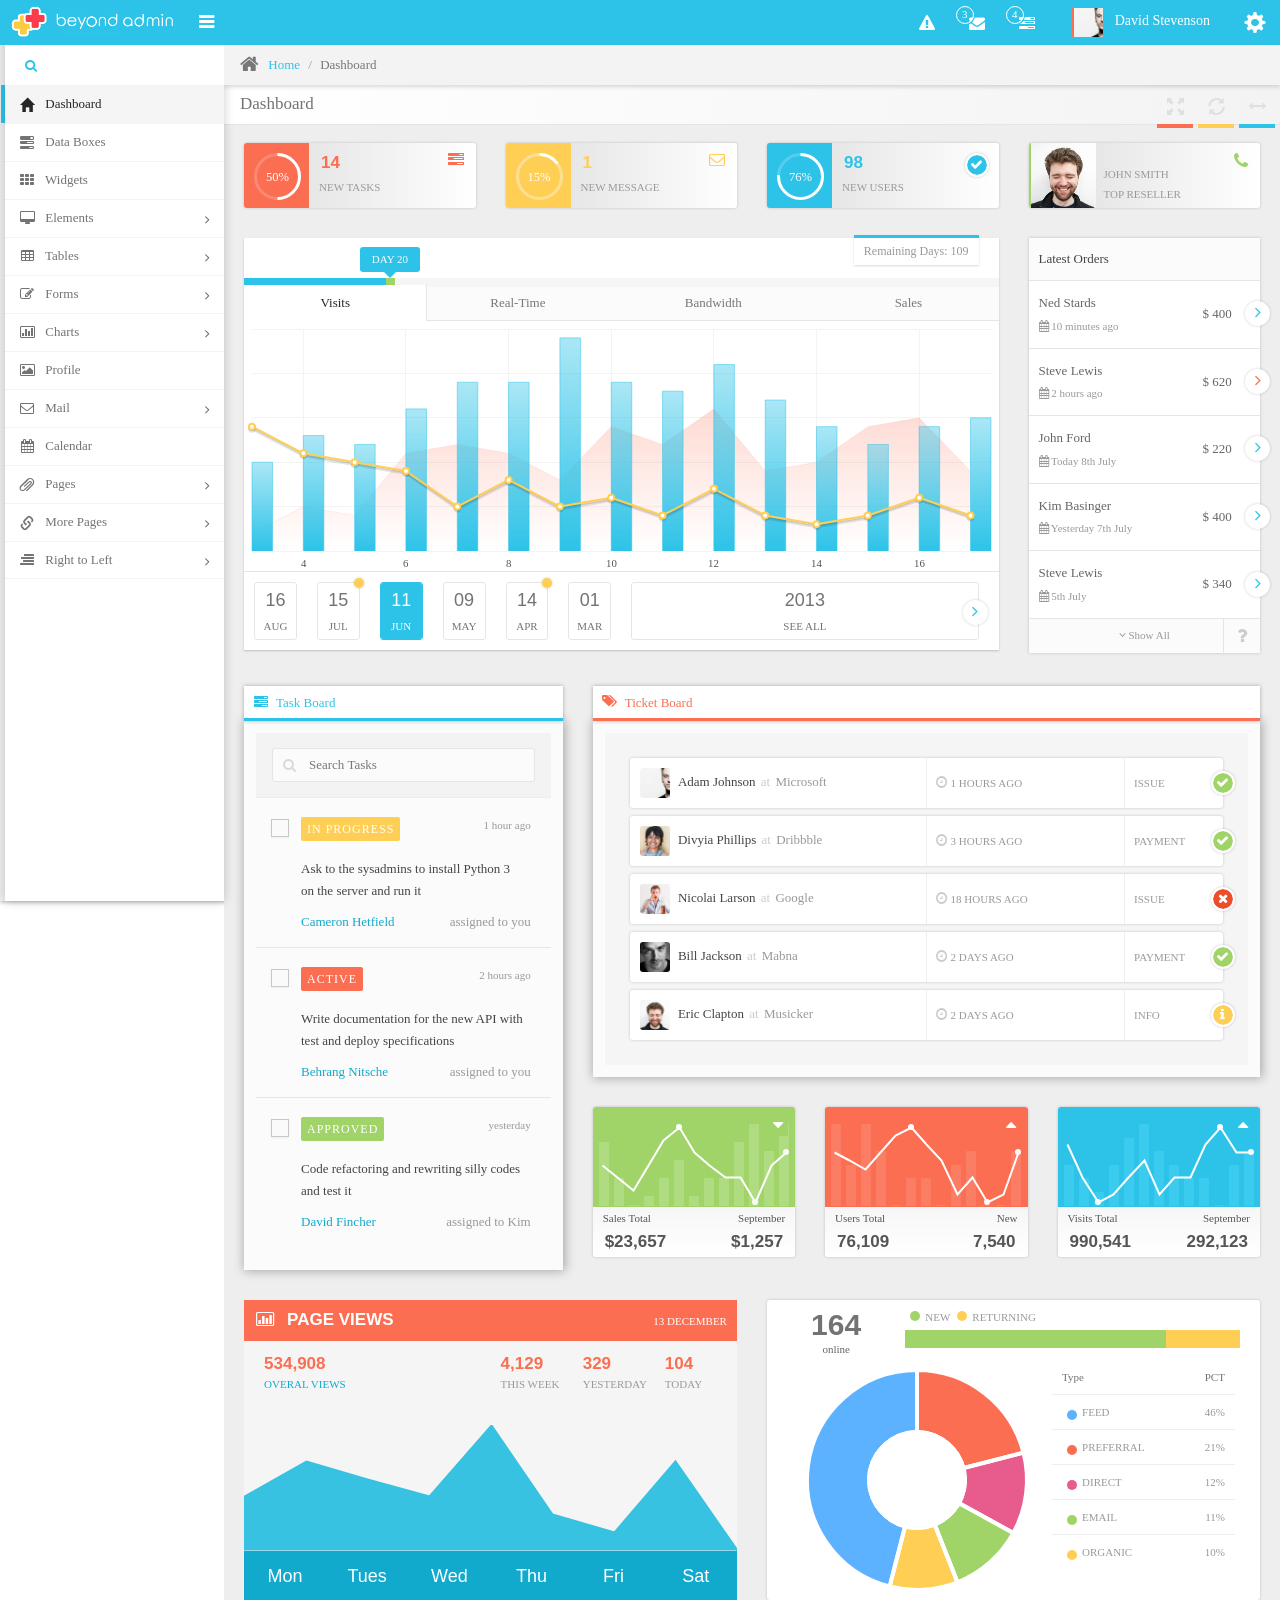
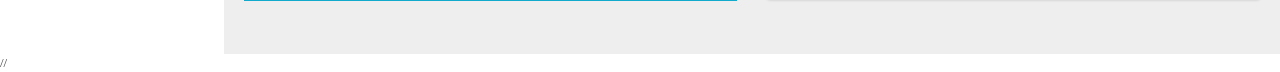
<file: frontend/views/layouts/BeyondAdmin/index.html>
﻿<!DOCTYPE html>
<!--
BeyondAdmin - Responsive Admin Dashboard Template build with Twitter Bootstrap 3.2.0
Version: 1.0.0
Purchase: http://wrapbootstrap.com
-->

<html xmlns="http://www.w3.org/1999/xhtml">
<!-- Head -->
<head>
    <meta charset="utf-8" />
    <title>Dashboard</title>

    <meta name="description" content="Dashboard" />
    <meta name="viewport" content="width=device-width, initial-scale=1.0" />
    <meta http-equiv="Content-Type" content="text/html; charset=utf-8" />
    <link rel="shortcut icon" href="assets/img/favicon.png" type="image/x-icon">


    <!--Basic Styles-->
    <link href="assets/css/bootstrap.min.css" rel="stylesheet" />
    <link id="bootstrap-rtl-link" href="" rel="stylesheet" />
    <link href="assets/css/font-awesome.min.css" rel="stylesheet" />
    <link href="assets/css/weather-icons.min.css" rel="stylesheet" />

    <!--Fonts-->
<!--     <link href="http://fonts.useso.com/css?family=Open+Sans:300italic,400italic,600italic,700italic,400,600,700,300" rel="stylesheet" type="text/css"> -->

    <!--Beyond styles-->
    <link id="beyond-link" href="assets/css/beyond.min.css" rel="stylesheet" type="text/css" />
    <link href="assets/css/demo.min.css" rel="stylesheet" />
    <link href="assets/css/typicons.min.css" rel="stylesheet" />
    <link href="assets/css/animate.min.css" rel="stylesheet" />
    <link id="skin-link" href="" rel="stylesheet" type="text/css" />

    <!--Skin Script: Place this script in head to load scripts for skins and rtl support-->
    <script src="assets/js/skins.min.js"></script>
</head>
<!-- /Head -->
<!-- Body -->
<body>
    <!-- Loading Container -->
    <div class="loading-container">
        <div class="loading-progress">
            <div class="rotator">
                <div class="rotator">
                    <div class="rotator colored">
                        <div class="rotator">
                            <div class="rotator colored">
                                <div class="rotator colored"></div>
                                <div class="rotator"></div>
                            </div>
                            <div class="rotator colored"></div>
                        </div>
                        <div class="rotator"></div>
                    </div>
                    <div class="rotator"></div>
                </div>
                <div class="rotator"></div>
            </div>
            <div class="rotator"></div>
        </div>
    </div>
    <!--  /Loading Container -->
    <!-- Navbar -->
    <div class="navbar">
        <div class="navbar-inner">
            <div class="navbar-container">
                <!-- Navbar Barnd -->
                <div class="navbar-header pull-left">
                    <a href="#" class="navbar-brand">
                        <small>
                            <img src="assets/img/logo.png" alt="" />
                        </small>
                    </a>
                </div>
                <!-- /Navbar Barnd -->

                <!-- Sidebar Collapse -->
                <div class="sidebar-collapse" id="sidebar-collapse">
                    <i class="collapse-icon fa fa-bars"></i>
                </div>
                <!-- /Sidebar Collapse -->
                <!-- Account Area and Settings --->
                <div class="navbar-header pull-right">
                    <div class="navbar-account">
                        <ul class="account-area">
                            <li>
                                <a class=" dropdown-toggle" data-toggle="dropdown" title="Help" href="#">
                                    <i class="icon fa fa-warning"></i>
                                </a>
                                <!--Notification Dropdown-->
                                <ul class="pull-right dropdown-menu dropdown-arrow dropdown-notifications">
                                    <li>
                                        <a href="#">
                                            <div class="clearfix">
                                                <div class="notification-icon">
                                                    <i class="fa fa-phone bg-themeprimary white"></i>
                                                </div>
                                                <div class="notification-body">
                                                    <span class="title">Skype meeting with Patty</span>
                                                    <span class="description">01:00 pm</span>
                                                </div>
                                                <div class="notification-extra">
                                                    <i class="fa fa-clock-o themeprimary"></i>
                                                    <span class="description">office</span>
                                                </div>
                                            </div>
                                        </a>
                                    </li>
                                    <li>
                                        <a href="#">
                                            <div class="clearfix">
                                                <div class="notification-icon">
                                                    <i class="fa fa-check bg-darkorange white"></i>
                                                </div>
                                                <div class="notification-body">
                                                    <span class="title">Uncharted break</span>
                                                    <span class="description">03:30 pm - 05:15 pm</span>
                                                </div>
                                                <div class="notification-extra">
                                                    <i class="fa fa-clock-o darkorange"></i>
                                                </div>
                                            </div>
                                        </a>
                                    </li>
                                    <li>
                                        <a href="#">
                                            <div class="clearfix">
                                                <div class="notification-icon">
                                                    <i class="fa fa-gift bg-warning white"></i>
                                                </div>
                                                <div class="notification-body">
                                                    <span class="title">Kate birthday party</span>
                                                    <span class="description">08:30 pm</span>
                                                </div>
                                                <div class="notification-extra">
                                                    <i class="fa fa-calendar warning"></i>
                                                    <i class="fa fa-clock-o warning"></i>
                                                    <span class="description">at home</span>
                                                </div>
                                            </div>
                                        </a>
                                    </li>
                                    <li>
                                        <a href="#">
                                            <div class="clearfix">
                                                <div class="notification-icon">
                                                    <i class="fa fa-glass bg-success white"></i>
                                                </div>
                                                <div class="notification-body">
                                                    <span class="title">Dinner with friends</span>
                                                    <span class="description">10:30 pm</span>
                                                </div>
                                            </div>
                                        </a>
                                    </li>
                                    <li class="dropdown-footer ">
                                        <span>
                                            Today, March 28
                                        </span>
                                        <span class="pull-right">
                                            10°c
                                            <i class="wi wi-cloudy"></i>
                                        </span>
                                    </li>
                                </ul>
                                <!--/Notification Dropdown-->
                            </li>
                            <li>
                                <a class="wave in dropdown-toggle" data-toggle="dropdown" title="Help" href="#">
                                    <i class="icon fa fa-envelope"></i>
                                    <span class="badge">3</span>
                                </a>
                                <!--Messages Dropdown-->
                                <ul class="pull-right dropdown-menu dropdown-arrow dropdown-messages">
                                    <li>
                                        <a href="#">
                                            <img src="assets/img/avatars/divyia.jpg" class="message-avatar" alt="Divyia Austin">
                                            <div class="message">
                                                <span class="message-sender">
                                                    Divyia Austin
                                                </span>
                                                <span class="message-time">
                                                    2 minutes ago
                                                </span>
                                                <span class="message-subject">
                                                    Here's the recipe for apple pie
                                                </span>
                                                <span class="message-body">
                                                    to identify the sending application when the senders image is shown for the main icon
                                                </span>
                                            </div>
                                        </a>
                                    </li>
                                    <li>
                                        <a href="#">
                                            <img src="assets/img/avatars/bing.png" class="message-avatar" alt="Microsoft Bing">
                                            <div class="message">
                                                <span class="message-sender">
                                                    Bing.com
                                                </span>
                                                <span class="message-time">
                                                    Yesterday
                                                </span>
                                                <span class="message-subject">
                                                    Bing Newsletter: The January Issue‏
                                                </span>
                                                <span class="message-body">
                                                    Discover new music just in time for the Grammy® Awards.
                                                </span>
                                            </div>
                                        </a>
                                    </li>
                                    <li>
                                        <a href="#">
                                            <img src="assets/img/avatars/adam-jansen.jpg" class="message-avatar" alt="Divyia Austin">
                                            <div class="message">
                                                <span class="message-sender">
                                                    Nicolas
                                                </span>
                                                <span class="message-time">
                                                    Friday, September 22
                                                </span>
                                                <span class="message-subject">
                                                    New 4K Cameras
                                                </span>
                                                <span class="message-body">
                                                    The 4K revolution has come over the horizon and is reaching the general populous
                                                </span>
                                            </div>
                                        </a>
                                    </li>
                                </ul>
                                <!--/Messages Dropdown-->
                            </li>

                            <li>
                                <a class="dropdown-toggle" data-toggle="dropdown" title="Tasks" href="#">
                                    <i class="icon fa fa-tasks"></i>
                                    <span class="badge">4</span>
                                </a>
                                <!--Tasks Dropdown-->
                                <ul class="pull-right dropdown-menu dropdown-tasks dropdown-arrow ">
                                    <li class="dropdown-header bordered-darkorange">
                                        <i class="fa fa-tasks"></i>
                                        4 Tasks In Progress
                                    </li>
                                    <li>
                                        <a href="#">
                                            <div class="clearfix">
                                                <span class="pull-left">Account Creation</span>
                                                <span class="pull-right">65%</span>
                                            </div>

                                            <div class="progress progress-xs">
                                                <div style="width:65%" class="progress-bar"></div>
                                            </div>
                                        </a>
                                    </li>
                                    <li>
                                        <a href="#">
                                            <div class="clearfix">
                                                <span class="pull-left">Profile Data</span>
                                                <span class="pull-right">35%</span>
                                            </div>

                                            <div class="progress progress-xs">
                                                <div style="width:35%" class="progress-bar progress-bar-success"></div>
                                            </div>
                                        </a>
                                    </li>
                                    <li>
                                        <a href="#">
                                            <div class="clearfix">
                                                <span class="pull-left">Updating Resume</span>
                                                <span class="pull-right">75%</span>
                                            </div>

                                            <div class="progress progress-xs">
                                                <div style="width:75%" class="progress-bar progress-bar-darkorange"></div>
                                            </div>
                                        </a>
                                    </li>
                                    <li>
                                        <a href="#">
                                            <div class="clearfix">
                                                <span class="pull-left">Adding Contacts</span>
                                                <span class="pull-right">10%</span>
                                            </div>

                                            <div class="progress progress-xs">
                                                <div style="width:10%" class="progress-bar progress-bar-warning"></div>
                                            </div>
                                        </a>
                                    </li>
                                    <li class="dropdown-footer">
                                        <a href="#">
                                            See All Tasks
                                        </a>
                                        <button class="btn btn-xs btn-default shiny darkorange icon-only pull-right"><i class="fa fa-check"></i></button>
                                    </li>
                                </ul>
                                <!--/Tasks Dropdown-->
                            </li>
                            <li>
                                <a class="login-area dropdown-toggle" data-toggle="dropdown">
                                    <div class="avatar" title="View your public profile">
                                        <img src="assets/img/avatars/adam-jansen.jpg">
                                    </div>
                                    <section>
                                        <h2><span class="profile"><span>David Stevenson</span></span></h2>
                                    </section>
                                </a>
                                <!--Login Area Dropdown-->
                                <ul class="pull-right dropdown-menu dropdown-arrow dropdown-login-area">
                                    <li class="username"><a>David Stevenson</a></li>
                                    <li class="email"><a>David.Stevenson@live.com</a></li>
                                    <!--Avatar Area-->
                                    <li>
                                        <div class="avatar-area">
                                            <img src="assets/img/avatars/adam-jansen.jpg" class="avatar">
                                            <span class="caption">Change Photo</span>
                                        </div>
                                    </li>
                                    <!--Avatar Area-->
                                    <li class="edit">
                                        <a href="profile.html" class="pull-left">Profile</a>
                                        <a href="#" class="pull-right">Setting</a>
                                    </li>
                                    <!--Theme Selector Area-->
                                    <li class="theme-area">
                                        <ul class="colorpicker" id="skin-changer">
                                            <li><a class="colorpick-btn" href="#" style="background-color:#5DB2FF;" rel="assets/css/skins/blue.min.css"></a></li>
                                            <li><a class="colorpick-btn" href="#" style="background-color:#2dc3e8;" rel="assets/css/skins/azure.min.css"></a></li>
                                            <li><a class="colorpick-btn" href="#" style="background-color:#03B3B2;" rel="assets/css/skins/teal.min.css"></a></li>
                                            <li><a class="colorpick-btn" href="#" style="background-color:#53a93f;" rel="assets/css/skins/green.min.css"></a></li>
                                            <li><a class="colorpick-btn" href="#" style="background-color:#FF8F32;" rel="assets/css/skins/orange.min.css"></a></li>
                                            <li><a class="colorpick-btn" href="#" style="background-color:#cc324b;" rel="assets/css/skins/pink.min.css"></a></li>
                                            <li><a class="colorpick-btn" href="#" style="background-color:#AC193D;" rel="assets/css/skins/darkred.min.css"></a></li>
                                            <li><a class="colorpick-btn" href="#" style="background-color:#8C0095;" rel="assets/css/skins/purple.min.css"></a></li>
                                            <li><a class="colorpick-btn" href="#" style="background-color:#0072C6;" rel="assets/css/skins/darkblue.min.css"></a></li>
                                            <li><a class="colorpick-btn" href="#" style="background-color:#585858;" rel="assets/css/skins/gray.min.css"></a></li>
                                            <li><a class="colorpick-btn" href="#" style="background-color:#474544;" rel="assets/css/skins/black.min.css"></a></li>
                                            <li><a class="colorpick-btn" href="#" style="background-color:#001940;" rel="assets/css/skins/deepblue.min.css"></a></li>
                                        </ul>
                                    </li>
                                    <!--/Theme Selector Area-->
                                    <li class="dropdown-footer">
                                        <a href="login.html">
                                            Sign out
                                        </a>
                                    </li>
                                </ul>
                                <!--/Login Area Dropdown-->
                            </li>
                            <!-- /Account Area -->
                            <!--Note: notice that setting div must start right after account area list.
                            no space must be between these elements-->
                            <!-- Settings -->
                        </ul><div class="setting">
                            <a id="btn-setting" title="Setting" href="#">
                                <i class="icon glyphicon glyphicon-cog"></i>
                            </a>
                        </div><div class="setting-container">
                            <label>
                                <input type="checkbox" id="checkbox_fixednavbar">
                                <span class="text">Fixed Navbar</span>
                            </label>
                            <label>
                                <input type="checkbox" id="checkbox_fixedsidebar">
                                <span class="text">Fixed SideBar</span>
                            </label>
                            <label>
                                <input type="checkbox" id="checkbox_fixedbreadcrumbs">
                                <span class="text">Fixed BreadCrumbs</span>
                            </label>
                            <label>
                                <input type="checkbox" id="checkbox_fixedheader">
                                <span class="text">Fixed Header</span>
                            </label>
                        </div>
                        <!-- Settings -->
                    </div>
                </div>
                <!-- /Account Area and Settings -->
            </div>
        </div>
    </div>
    <!-- /Navbar -->
    <!-- Main Container -->
    <div class="main-container container-fluid">
        <!-- Page Container -->
        <div class="page-container">
            <!-- Page Sidebar -->
            <div class="page-sidebar" id="sidebar">
                <!-- Page Sidebar Header-->
                <div class="sidebar-header-wrapper">
                    <input type="text" class="searchinput" />
                    <i class="searchicon fa fa-search"></i>
                    <div class="searchhelper">Search Reports, Charts, Emails or Notifications</div>
                </div>
                <!-- /Page Sidebar Header -->
                <!-- Sidebar Menu -->
                <ul class="nav sidebar-menu">
                    <!--Dashboard-->
                    <li class="active">
                        <a href="index.html">
                            <i class="menu-icon glyphicon glyphicon-home"></i>
                            <span class="menu-text"> Dashboard </span>
                        </a>
                    </li>
                    <!--Databoxes-->
                    <li>
                        <a href="databoxes.html">
                            <i class="menu-icon glyphicon glyphicon-tasks"></i>
                            <span class="menu-text"> Data Boxes </span>
                        </a>
                    </li>
                    <!--Widgets-->
                    <li>
                        <a href="widgets.html">
                            <i class="menu-icon fa fa-th"></i>
                            <span class="menu-text"> Widgets </span>
                        </a>
                    </li>
                    <!--UI Elements-->
                    <li>
                        <a href="#" class="menu-dropdown">
                            <i class="menu-icon fa fa-desktop"></i>
                            <span class="menu-text"> Elements </span>
                            <i class="menu-expand"></i>
                        </a>

                        <ul class="submenu">
                            <li>
                                <a href="elements.html">
                                    <span class="menu-text">Basic Elements</span>
                                </a>
                            </li>
                            <li>
                                <a href="#" class="menu-dropdown">
                                    <span class="menu-text">
                                        Icons
                                    </span>
                                    <i class="menu-expand"></i>
                                </a>

                                <ul class="submenu">
                                    <li>
                                        <a href="font-awesome.html">
                                            <i class="menu-icon fa fa-rocket"></i>
                                            <span class="menu-text">Font Awesome</span>
                                        </a>
                                    </li>
                                    <li>
                                        <a href="glyph-icons.html">
                                            <i class="menu-icon glyphicon glyphicon-stats"></i>
                                            <span class="menu-text">Glyph Icons</span>
                                        </a>
                                    </li>
                                    <li>
                                        <a href="typicon.html">
                                            <i class="menu-icon typcn typcn-location-outline"></i>
                                            <span class="menu-text"> Typicons</span>
                                        </a>
                                    </li>
                                    <li>
                                        <a href="weather-icons.html">
                                            <i class="menu-icon wi-day-snow"></i>
                                            <span class="menu-text">Weather Icons</span>
                                        </a>
                                    </li>
                                </ul>
                            </li>
                            <li>
                                <a href="tabs.html">
                                    <span class="menu-text">Tabs & Accordions</span>
                                </a>
                            </li>
                            <li>
                                <a href="alerts.html">
                                    <span class="menu-text">Alerts & Tooltips</span>
                                </a>
                            </li>
                            <li>
                                <a href="modals.html">
                                    <span class="menu-text">Modals & Wells</span>
                                </a>
                            </li>
                            <li>
                                <a href="buttons.html">
                                    <span class="menu-text">Buttons</span>
                                </a>
                            </li>
                            <li>
                                <a href="nestable-list.html">
                                    <span class="menu-text"> Nestable List</span>
                                </a>
                            </li>
                            <li>
                                <a href="treeview.html">
                                    <span class="menu-text">Treeview</span>
                                </a>
                            </li>
                        </ul>
                    </li>
                    <!--Tables-->
                    <li>
                        <a href="#" class="menu-dropdown">
                            <i class="menu-icon fa fa-table"></i>
                            <span class="menu-text"> Tables </span>

                            <i class="menu-expand"></i>
                        </a>

                        <ul class="submenu">
                            <li>
                                <a href="tables-simple.html">
                                    <span class="menu-text">Simple & Responsive</span>
                                </a>
                            </li>
                            <li>
                                <a href="tables-data.html">
                                    <span class="menu-text">Data Tables</span>
                                </a>
                            </li>
                        </ul>
                    </li>
                    <!--Forms-->
                    <li>
                        <a href="#" class="menu-dropdown">
                            <i class="menu-icon fa fa-pencil-square-o"></i>
                            <span class="menu-text"> Forms </span>

                            <i class="menu-expand"></i>
                        </a>

                        <ul class="submenu">
                            <li>
                                <a href="form-layouts.html">
                                    <span class="menu-text">Form Layouts</span>
                                </a>
                            </li>

                            <li>
                                <a href="form-inputs.html">
                                    <span class="menu-text">Form Inputs</span>
                                </a>
                            </li>

                            <li>
                                <a href="form-pickers.html">
                                    <span class="menu-text">Data Pickers</span>
                                </a>
                            </li>
                            <li>
                                <a href="form-wizard.html">
                                    <span class="menu-text">Wizard</span>
                                </a>
                            </li>
                            <li>
                                <a href="form-validation.html">
                                    <span class="menu-text">Validation</span>
                                </a>
                            </li>
                            <li>
                                <a href="form-editors.html">
                                    <span class="menu-text">Editors</span>
                                </a>
                            </li>
                        </ul>
                    </li>
                    <!--Charts-->
                    <li>
                        <a href="#" class="menu-dropdown">
                            <i class="menu-icon fa fa-bar-chart-o"></i>
                            <span class="menu-text"> Charts </span>

                            <i class="menu-expand"></i>
                        </a>

                        <ul class="submenu">
                            <li>
                                <a href="flot.html">
                                    <span class="menu-text">Flot Charts</span>
                                </a>
                            </li>

                            <li>
                                <a href="morris.html">
                                    <span class="menu-text"> Morris Charts</span>
                                </a>
                            </li>
                            <li>
                                <a href="sparkline.html">
                                    <span class="menu-text">Sparkline Charts</span>
                                </a>
                            </li>
                            <li>
                                <a href="easypiecharts.html">
                                    <span class="menu-text">Easy Pie Charts</span>
                                </a>
                            </li>
                            <li>
                                <a href="chartjs.html">
                                    <span class="menu-text"> ChartJS</span>
                                </a>
                            </li>
                        </ul>
                    </li>
                    <!--Profile-->
                    <li>
                        <a href="profile.html">
                            <i class="menu-icon fa fa-picture-o"></i>
                            <span class="menu-text">Profile</span>
                        </a>
                    </li>
                    <!--Mail-->
                    <li>
                        <a href="#" class="menu-dropdown">
                            <i class="menu-icon fa fa-envelope-o"></i>
                            <span class="menu-text"> Mail </span>

                            <i class="menu-expand"></i>
                        </a>

                        <ul class="submenu">
                            <li>
                                <a href="inbox.html">
                                    <span class="menu-text">Inbox</span>
                                </a>
                            </li>

                            <li>
                                <a href="message-view.html">
                                    <span class="menu-text">View Message</span>
                                </a>
                            </li>
                            <li>
                                <a href="message-compose.html">
                                    <span class="menu-text">Compose Message</span>
                                </a>
                            </li>
                        </ul>
                    </li>
                    <!--Calendar-->
                    <li>
                        <a href="calendar.html">
                            <i class="menu-icon fa fa-calendar"></i>
                            <span class="menu-text">
                                Calendar
                            </span>
                        </a>
                    </li>
                    <!--Pages-->
                    <li>
                        <a href="#" class="menu-dropdown">
                            <i class="menu-icon glyphicon glyphicon-paperclip"></i>
                            <span class="menu-text"> Pages </span>

                            <i class="menu-expand"></i>
                        </a>
                        <ul class="submenu">
                            <li>
                                <a href="timeline.html">
                                    <span class="menu-text">Timeline</span>
                                </a>
                            </li>
                            <li>
                                <a href="pricing.html">
                                    <span class="menu-text">Pricing Tables</span>
                                </a>
                            </li>

                            <li>
                                <a href="invoice.html">
                                    <span class="menu-text">Invoice</span>
                                </a>
                            </li>

                            <li>
                                <a href="login.html">
                                    <span class="menu-text">Login</span>
                                </a>
                            </li>
                            <li>
                                <a href="register.html">
                                    <span class="menu-text">Register</span>
                                </a>
                            </li>
                            <li>
                                <a href="lock.html">
                                    <span class="menu-text">Lock Screen</span>
                                </a>
                            </li>
                            <li>
                                <a href="typography.html">
                                    <span class="menu-text"> Typography </span>
                                </a>
                            </li>
                        </ul>
                    </li>
                    <!--More Pages-->
                    <li>
                        <a href="#" class="menu-dropdown">
                            <i class="menu-icon glyphicon glyphicon-link"></i>

                            <span class="menu-text">
                                More Pages
                            </span>

                            <i class="menu-expand"></i>
                        </a>

                        <ul class="submenu">
                            <li>
                                <a href="error-404.html">
                                    <span class="menu-text">Error 404</span>
                                </a>
                            </li>

                            <li>
                                <a href="error-500.html">
                                    <span class="menu-text"> Error 500</span>
                                </a>
                            </li>
                            <li>
                                <a href="blank.html">
                                    <span class="menu-text">Blank Page</span>
                                </a>
                            </li>
                            <li>
                                <a href="grid.html">
                                    <span class="menu-text"> Grid</span>
                                </a>
                            </li>
                            <li>
                                <a href="#" class="menu-dropdown">
                                    <span class="menu-text">
                                        Multi Level Menu
                                    </span>
                                    <i class="menu-expand"></i>
                                </a>

                                <ul class="submenu">
                                    <li>
                                        <a href="#">
                                            <i class="menu-icon fa fa-camera"></i>
                                            <span class="menu-text">Level 3</span>
                                        </a>
                                    </li>

                                    <li>
                                        <a href="#" class="menu-dropdown">
                                            <i class="menu-icon fa fa-asterisk"></i>

                                            <span class="menu-text">
                                                Level 4
                                            </span>
                                            <i class="menu-expand"></i>
                                        </a>

                                        <ul class="submenu">
                                            <li>
                                                <a href="#">
                                                    <i class="menu-icon fa fa-bolt"></i>
                                                    <span class="menu-text">Some Item</span>
                                                </a>
                                            </li>

                                            <li>
                                                <a href="#">
                                                    <i class="menu-icon fa fa-bug"></i>
                                                    <span class="menu-text">Another Item</span>
                                                </a>
                                            </li>
                                        </ul>
                                    </li>

                                </ul>
                            </li>

                        </ul>
                    </li>
                    <!--Right to Left-->
                    <li>
                        <a href="#" class="menu-dropdown">
                            <i class="menu-icon fa fa-align-right"></i>
                            <span class="menu-text"> Right to Left </span>

                            <i class="menu-expand"></i>
                        </a>
                        <ul class="submenu">
                            <li>
                                <a>
                                    <span class="menu-text">RTL</span>
                                    <label class="pull-right margin-top-10">
                                        <input id="rtl-changer" class="checkbox-slider slider-icon colored-primary" type="checkbox">
                                        <span class="text"></span>
                                    </label>
                                </a>
                            </li>
                            <li>
                                <a href="index-rtl-ar.html">
                                    <span class="menu-text">Arabic Layout</span>
                                </a>
                            </li>

                            <li>
                                <a href="index-rtl-fa.html">
                                    <span class="menu-text">Persian Layout</span>
                                </a>
                            </li>
                        </ul>
                    </li>
                </ul>
                <!-- /Sidebar Menu -->
            </div>
            <!-- /Page Sidebar -->
            <!-- Page Content -->
            <div class="page-content">
                <!-- Page Breadcrumb -->
                <div class="page-breadcrumbs">
                    <ul class="breadcrumb">
                        <li>
                            <i class="fa fa-home"></i>
                            <a href="#">Home</a>
                        </li>
                        <li class="active">Dashboard</li>
                    </ul>
                </div>
                <!-- /Page Breadcrumb -->
                <!-- Page Header -->
                <div class="page-header position-relative">
                    <div class="header-title">
                        <h1>
                            Dashboard
                        </h1>
                    </div>
                    <!--Header Buttons-->
                    <div class="header-buttons">
                        <a class="sidebar-toggler" href="#">
                            <i class="fa fa-arrows-h"></i>
                        </a>
                        <a class="refresh" id="refresh-toggler" href="">
                            <i class="glyphicon glyphicon-refresh"></i>
                        </a>
                        <a class="fullscreen" id="fullscreen-toggler" href="#">
                            <i class="glyphicon glyphicon-fullscreen"></i>
                        </a>
                    </div>
                    <!--Header Buttons End-->
                </div>
                <!-- /Page Header -->
                <!-- Page Body -->
                <div class="page-body">
                    <div class="row">
                        <div class="col-lg-12 col-md-12 col-sm-12 col-xs-12">
                            <div class="row">
                                <div class="col-lg-3 col-md-3 col-sm-6 col-xs-12">
                                    <div class="databox radius-bordered databox-shadowed databox-graded">
                                        <div class="databox-left bg-themesecondary">
                                            <div class="databox-piechart">
                                                <div data-toggle="easypiechart" class="easyPieChart" data-barcolor="#fff" data-linecap="butt" data-percent="50" data-animate="500" data-linewidth="3" data-size="47" data-trackcolor="rgba(255,255,255,0.1)"><span class="white font-90">50%</span></div>
                                            </div>
                                        </div>
                                        <div class="databox-right">
                                            <span class="databox-number themesecondary">14</span>
                                            <div class="databox-text darkgray">NEW TASKS</div>
                                            <div class="databox-stat themesecondary radius-bordered">
                                                <i class="stat-icon icon-lg fa fa-tasks"></i>
                                            </div>
                                        </div>
                                    </div>
                                </div>
                                <div class="col-lg-3 col-md-3 col-sm-6 col-xs-12">
                                    <div class="databox radius-bordered databox-shadowed databox-graded">
                                        <div class="databox-left bg-themethirdcolor">
                                            <div class="databox-piechart">
                                                <div data-toggle="easypiechart" class="easyPieChart" data-barcolor="#fff" data-linecap="butt" data-percent="15" data-animate="500" data-linewidth="3" data-size="47" data-trackcolor="rgba(255,255,255,0.2)"><span class="white font-90">15%</span></div>
                                            </div>
                                        </div>
                                        <div class="databox-right">
                                            <span class="databox-number themethirdcolor">1</span>
                                            <div class="databox-text darkgray">NEW MESSAGE</div>
                                            <div class="databox-stat themethirdcolor radius-bordered">
                                                <i class="stat-icon  icon-lg fa fa-envelope-o"></i>
                                            </div>
                                        </div>
                                    </div>
                                </div>
                                <div class="col-lg-3 col-md-3 col-sm-6 col-xs-12">
                                    <div class="databox radius-bordered databox-shadowed databox-graded">
                                        <div class="databox-left bg-themeprimary">
                                            <div class="databox-piechart">
                                                <div id="users-pie" data-toggle="easypiechart" class="easyPieChart" data-barcolor="#fff" data-linecap="butt" data-percent="76" data-animate="500" data-linewidth="3" data-size="47" data-trackcolor="rgba(255,255,255,0.1)"><span class="white font-90">76%</span></div>
                                            </div>
                                        </div>
                                        <div class="databox-right">
                                            <span class="databox-number themeprimary">98</span>
                                            <div class="databox-text darkgray">NEW USERS</div>
                                            <div class="databox-state bg-themeprimary">
                                                <i class="fa fa-check"></i>
                                            </div>
                                        </div>
                                    </div>
                                </div>
                                <div class="col-lg-3 col-md-3 col-sm-6 col-xs-12">
                                    <div class="databox radius-bordered databox-shadowed databox-graded">
                                        <div class="databox-left no-padding bordered-left-2 bordered-palegreen">
                                            <img src="assets/img/avatars/John-Smith.jpg" style="width:65px; height:65px;">
                                        </div>
                                        <div class="databox-right padding-top-20">
                                            <div class="databox-stat palegreen">
                                                <i class="stat-icon icon-xlg fa fa-phone"></i>
                                            </div>
                                            <div class="databox-text darkgray">JOHN SMITH</div>
                                            <div class="databox-text darkgray">TOP RESELLER</div>
                                        </div>
                                    </div>
                                </div>
                            </div>
                        </div>
                    </div>
                    <div class="row">
                        <div class="col-lg-9 col-md-9 col-sm-12 col-xs-12">
                            <div class="row">
                                <div class="col-xs-12">
                                    <div class="dashboard-box">
                                        <div class="box-header">
                                            <div class="deadline">
                                                Remaining Days: 109
                                            </div>
                                        </div>
                                        <div class="box-progress">
                                            <div class="progress-handle">day 20</div>
                                            <div class="progress progress-xs progress-no-radius bg-whitesmoke">
                                                <div class="progress-bar" role="progressbar" aria-valuenow="60" aria-valuemin="0" aria-valuemax="100" style="width: 20%">
                                                </div>
                                            </div>
                                        </div>
                                        <div class="box-tabbs">
                                            <div class="tabbable">
                                                <ul class="nav nav-tabs tabs-flat  nav-justified" id="myTab11">
                                                    <li class="active">
                                                        <a data-toggle="tab" href="#visits">
                                                            Visits
                                                        </a>
                                                    </li>
                                                    <li>
                                                        <a data-toggle="tab" href="#realtime">
                                                            Real-Time
                                                        </a>
                                                    </li>
                                                    <li>
                                                        <a data-toggle="tab" id="contacttab" href="#bandwidth">
                                                            Bandwidth
                                                        </a>
                                                    </li>
                                                    <li>
                                                        <a data-toggle="tab" href="#sales">
                                                            Sales
                                                        </a>
                                                    </li>
                                                </ul>
                                                <div class="tab-content tabs-flat no-padding">
                                                    <div id="visits" class="tab-pane active animated fadeInUp">
                                                        <div class="row">
                                                            <div class="col-lg-12 chart-container">
                                                                <div id="dashboard-chart-visits" class="chart chart-lg no-margin"></div>
                                                            </div>
                                                        </div>

                                                    </div>
                                                    <div id="realtime" class="tab-pane padding-left-5 padding-right-10 animated fadeInUp">
                                                        <div class="row">
                                                            <div class="col-lg-12">
                                                                <div id="dashboard-chart-realtime" class="chart chart-lg no-margin" style="width:100%"></div>
                                                            </div>
                                                        </div>
                                                    </div>
                                                    <div id="bandwidth" class="tab-pane padding-10 animated fadeInUp">
                                                        <div class="databox-sparkline bg-themeprimary">
                                                            <span id="dashboard-bandwidth-chart" data-sparkline="compositeline" data-height="250px" data-width="100%" data-linecolor="#fff" data-secondlinecolor="#eee"
                                                                  data-fillcolor="rgba(255,255,255,.1)" data-secondfillcolor="rgba(255,255,255,.25)"
                                                                  data-spotradius="0"
                                                                  data-spotcolor="#fafafa" data-minspotcolor="#fafafa" data-maxspotcolor="#ffce55"
                                                                  data-highlightspotcolor="#fff" data-highlightlinecolor="#fff"
                                                                  data-linewidth="2" data-secondlinewidth="2"
                                                                  data-composite="500, 400, 100, 450, 300, 200, 100, 200">
                                                                300,300,400,300,200,300,300,200
                                                            </span>
                                                        </div>
                                                    </div>
                                                    <div id="sales" class="tab-pane animated fadeInUp no-padding-bottom" style="padding:20px 20px 0 20px;">
                                                        <div class="row">
                                                            <div class="col-lg-3 col-md-3 col-sm-6 col-xs-12">
                                                                <div class="databox databox-xlg databox-vertical databox-inverted databox-shadowed">
                                                                    <div class="databox-top">
                                                                        <div class="databox-sparkline">
                                                                            <span data-sparkline="line" data-height="125px" data-width="100%" data-fillcolor="false" data-linecolor="themesecondary"
                                                                                  data-spotcolor="#fafafa" data-minspotcolor="#fafafa" data-maxspotcolor="#ffce55"
                                                                                  data-highlightspotcolor="#ffce55" data-highlightlinecolor="#ffce55"
                                                                                  data-linewidth="1.5" data-spotradius="2">
                                                                                1,2,4,3,5,6,8,7,11,14,11,12
                                                                            </span>
                                                                        </div>
                                                                    </div>
                                                                    <div class="databox-bottom no-padding text-align-center">
                                                                        <span class="databox-number lightcarbon no-margin">224</span>
                                                                        <span class="databox-text lightcarbon no-margin">Sale Unit / Hour</span>

                                                                    </div>
                                                                </div>

                                                            </div>
                                                            <div class="col-lg-3 col-md-3 col-sm-6 col-xs-12">
                                                                <div class="databox databox-xlg databox-vertical databox-inverted databox-shadowed">
                                                                    <div class="databox-top">
                                                                        <div class="databox-sparkline">
                                                                            <span data-sparkline="line" data-height="125px" data-width="100%" data-fillcolor="false" data-linecolor="themefourthcolor"
                                                                                  data-spotcolor="#fafafa" data-minspotcolor="#fafafa" data-maxspotcolor="#8cc474"
                                                                                  data-highlightspotcolor="#8cc474" data-highlightlinecolor="#8cc474"
                                                                                  data-linewidth="1.5" data-spotradius="2">
                                                                                100,208,450,298,450,776,234,680,1100,1400,1000,1200
                                                                            </span>
                                                                        </div>
                                                                    </div>
                                                                    <div class="databox-bottom no-padding text-align-center">
                                                                        <span class="databox-number lightcarbon no-margin">7063$</span>
                                                                        <span class="databox-text lightcarbon no-margin">Income / Hour</span>

                                                                    </div>
                                                                </div>

                                                            </div>
                                                            <div class="col-lg-3 col-md-3 col-sm-6 col-xs-12">
                                                                <div class="databox databox-xlg databox-vertical databox-inverted databox-shadowed">
                                                                    <div class="databox-top">
                                                                        <div class="databox-piechart">
                                                                            <div data-toggle="easypiechart" class="easyPieChart block-center"
                                                                                 data-barcolor="themeprimary" data-linecap="butt" data-percent="80" data-animate="500"
                                                                                 data-linewidth="8" data-size="125" data-trackcolor="#eee">
                                                                                <span class="font-200"><i class="fa fa-gift themeprimary"></i></span>
                                                                            </div>
                                                                        </div>
                                                                    </div>
                                                                    <div class="databox-bottom no-padding text-align-center">
                                                                        <span class="databox-number lightcarbon no-margin">9</span>
                                                                        <span class="databox-text lightcarbon no-margin">NEW ORDERS</span>

                                                                    </div>
                                                                </div>
                                                            </div>
                                                            <div class="col-lg-3 col-md-3 col-sm-6 col-xs-12">
                                                                <div class="databox databox-xlg databox-vertical databox-inverted  databox-shadowed">
                                                                    <div class="databox-top">
                                                                        <div class="databox-piechart">
                                                                            <div data-toggle="easypiechart" class="easyPieChart block-center"
                                                                                 data-barcolor="themethirdcolor" data-linecap="butt" data-percent="40" data-animate="500"
                                                                                 data-linewidth="8" data-size="125" data-trackcolor="#eee">
                                                                                <span class="white font-200"><i class="fa fa-tags themethirdcolor"></i></span>
                                                                            </div>
                                                                        </div>
                                                                    </div>
                                                                    <div class="databox-bottom no-padding text-align-center">
                                                                        <span class="databox-number lightcarbon no-margin">11</span>
                                                                        <span class="databox-text lightcarbon no-margin">NEW TICKETS</span>

                                                                    </div>
                                                                </div>
                                                            </div>

                                                        </div>
                                                    </div>
                                                </div>
                                            </div>
                                        </div>
                                        <div class="box-days">
                                            <div class="row">
                                                <div class=" col-lg-1 col-md-1 col-sm-6 col-xs-12">
                                                    <a class="day-container" href="">
                                                        <div class="day">16</div>
                                                        <div class="month">AUG</div>
                                                    </a>
                                                </div>
                                                <div class=" col-lg-1 col-md-1 col-sm-6 col-xs-12">
                                                    <a class="day-container" href="">
                                                        <div class="day">15</div>
                                                        <div class="month">JUL</div>
                                                        <b class="day-pin"></b>
                                                    </a>
                                                </div>
                                                <div class=" col-lg-1 col-md-1 col-sm-6 col-xs-12">
                                                    <a class="day-container highlight" href="">
                                                        <div class="day">11</div>
                                                        <div class="month">JUN</div>
                                                    </a>
                                                </div>
                                                <div class=" col-lg-1 col-md-1 col-sm-6 col-xs-12">
                                                    <a class="day-container" href="">
                                                        <div class="day">09</div>
                                                        <div class="month">MAY</div>
                                                    </a>
                                                </div>
                                                <div class=" col-lg-1 col-md-1 col-sm-6 col-xs-12">
                                                    <a class="day-container " href="">
                                                        <div class="day">14</div>
                                                        <div class="month">APR</div>
                                                        <b class="day-pin"></b>
                                                    </a>
                                                </div>
                                                <div class=" col-lg-1 col-md-1 col-sm-6 col-xs-12">
                                                    <a class="day-container" href="">
                                                        <div class="day">01</div>
                                                        <div class="month">MAR</div>
                                                    </a>
                                                </div>
                                                <div class=" col-lg-6 col-md-6 col-sm-12 col-xs-12">
                                                    <a class="day-container all" href="">
                                                        <div class="day">2013</div>
                                                        <div class="month">SEE ALL</div>
                                                        <span class="day-more">
                                                            <i></i>
                                                        </span>
                                                    </a>
                                                </div>
                                                </div>
                                        </div>
                                    </div>
                                </div>
                            </div>
                        </div>
                        <div class="col-lg-3 col-md-3 col-sm-12 col-xs-12">
                            <div class="orders-container">
                                <div class="orders-header">
                                    <h6>Latest Orders</h6>
                                </div>
                                <ul class="orders-list">
                                    <li class="order-item">
                                        <div class="row">
                                            <div class="col-lg-8 col-md-8 col-sm-8 col-xs-8 item-left">
                                                <div class="item-booker">Ned Stards</div>
                                                <div class="item-time">
                                                    <i class="fa fa-calendar"></i>
                                                    <span>10 minutes ago</span>
                                                </div>
                                            </div>
                                            <div class="col-lg-4 col-md-4 col-sm-4 col-xs-4 item-right">
                                                <div class="item-price">
                                                    <span class="currency">$</span>
                                                    <span class="price">400</span>
                                                </div>
                                            </div>
                                        </div>
                                        <a class="item-more" href="">
                                            <i></i>
                                        </a>
                                    </li>
                                    <li class="order-item top">
                                        <div class="row">
                                            <div class="col-lg-8 col-md-8 col-sm-8 col-xs-8 item-left">
                                                <div class="item-booker">Steve Lewis</div>
                                                <div class="item-time">
                                                    <i class="fa fa-calendar"></i>
                                                    <span>2 hours ago</span>
                                                </div>
                                            </div>
                                            <div class="col-lg-4 col-md-4 col-sm-4 col-xs-4 item-right">
                                                <div class="item-price">
                                                    <span class="currency">$</span>
                                                    <span class="price">620</span>
                                                </div>
                                            </div>
                                        </div>
                                        <a class="item-more" href="">
                                            <i></i>
                                        </a>
                                    </li>
                                    <li class="order-item">
                                        <div class="row">
                                            <div class="col-lg-8 col-md-8 col-sm-8 col-xs-8 item-left">
                                                <div class="item-booker">John Ford</div>
                                                <div class="item-time">
                                                    <i class="fa fa-calendar"></i>
                                                    <span>Today 8th July</span>
                                                </div>
                                            </div>
                                            <div class="col-lg-4 col-md-4 col-sm-4 col-xs-4 item-right">
                                                <div class="item-price">
                                                    <span class="currency">$</span>
                                                    <span class="price">220</span>
                                                </div>
                                            </div>
                                        </div>
                                        <a class="item-more" href="">
                                            <i></i>
                                        </a>
                                    </li>
                                    <li class="order-item">
                                        <div class="row">
                                            <div class="col-lg-8 col-md-8 col-sm-8 col-xs-8 item-left">
                                                <div class="item-booker">Kim Basinger</div>
                                                <div class="item-time">
                                                    <i class="fa fa-calendar"></i>
                                                    <span>Yesterday 7th July</span>
                                                </div>
                                            </div>
                                            <div class="col-lg-4 col-md-4 col-sm-4 col-xs-4 item-right">
                                                <div class="item-price">
                                                    <span class="currency">$</span>
                                                    <span class="price">400</span>
                                                </div>
                                            </div>
                                        </div>
                                        <a class="item-more" href="">
                                            <i></i>
                                        </a>
                                    </li>
                                    <li class="order-item">
                                        <div class="row">
                                            <div class="col-lg-8 col-md-8 col-sm-8 col-xs-8 item-left">
                                                <div class="item-booker">Steve Lewis</div>
                                                <div class="item-time">
                                                    <i class="fa fa-calendar"></i>
                                                    <span>5th July</span>
                                                </div>
                                            </div>
                                            <div class="col-lg-4 col-md-4 col-sm-4 col-xs-4 item-right">
                                                <div class="item-price">
                                                    <span class="currency">$</span>
                                                    <span class="price">340</span>
                                                </div>
                                            </div>
                                        </div>
                                        <a class="item-more" href="">
                                            <i></i>
                                        </a>
                                    </li>
                                </ul>
                                <div class="orders-footer">
                                    <a class="show-all" href=""><i class="fa fa-angle-down"></i> Show All</a>
                                    <div class="help">
                                        <a href=""><i class="fa fa-question"></i></a>
                                    </div>
                                </div>
                            </div>
                        </div>
                    </div>

                    <div class="row">
                        <div class="col-lg-4 col-sm-12 col-xs-12">
                            <div class="widget">
                                <div class="widget-header bordered-bottom bordered-themeprimary">
                                    <i class="widget-icon fa fa-tasks themeprimary"></i>
                                    <span class="widget-caption themeprimary">Task Board</span>
                                </div><!--Widget Header-->
                                <div class="widget-body">
                                    <div class="widget-main no-padding">
                                        <div class="task-container">
                                            <div class="task-search">
                                                <span class="input-icon">
                                                    <input type="text" class="form-control" placeholder="Search Tasks">
                                                    <i class="fa fa-search gray"></i>
                                                </span>
                                            </div>
                                            <ul class="tasks-list">
                                                <li class="task-item">
                                                    <div class="task-check">
                                                        <label>
                                                            <input type="checkbox">
                                                            <span class="text"></span>
                                                        </label>
                                                    </div>
                                                    <div class="task-state">
                                                        <span class="label label-yellow">
                                                            In Progress
                                                        </span>
                                                    </div>
                                                    <div class="task-time">1 hour ago</div>
                                                    <div class="task-body">Ask to the sysadmins to install Python 3 on the server and run it</div>
                                                    <div class="task-creator"><a href="">Cameron Hetfield</a></div>
                                                    <div class="task-assignedto">assigned to you</div>
                                                </li>
                                                <li class="task-item">
                                                    <div class="task-check">
                                                        <label>
                                                            <input type="checkbox">
                                                            <span class="text"></span>
                                                        </label>
                                                    </div>
                                                    <div class="task-state">
                                                        <span class="label label-orange">
                                                            Active
                                                        </span>
                                                    </div>
                                                    <div class="task-time">2 hours ago</div>
                                                    <div class="task-body">Write documentation for the new API with test and deploy specifications</div>
                                                    <div class="task-creator"><a href="">Behrang Nitsche</a></div>
                                                    <div class="task-assignedto">assigned to you</div>
                                                </li>
                                                <li class="task-item">
                                                    <div class="task-check">
                                                        <label>
                                                            <input type="checkbox">
                                                            <span class="text"></span>
                                                        </label>
                                                    </div>
                                                    <div class="task-state">
                                                        <span class="label label-palegreen">
                                                            Approved
                                                        </span>
                                                    </div>
                                                    <div class="task-time">yesterday</div>
                                                    <div class="task-body">Code refactoring and rewriting silly codes and test it</div>
                                                    <div class="task-creator"><a href="">David Fincher</a></div>
                                                    <div class="task-assignedto">assigned to Kim</div>
                                                </li>
                                            </ul>
                                        </div>
                                    </div><!--Widget Main Container-->
                                </div><!--Widget Body-->
                            </div>

                        </div>
                        <div class="col-lg-8 col-sm-12 col-xs-12">

                            <div class="row">
                                <div class="col-lg-12">
                                    <div class="widget">
                                        <div class="widget-header bordered-bottom bordered-themesecondary">
                                            <i class="widget-icon fa fa-tags themesecondary"></i>
                                            <span class="widget-caption themesecondary">Ticket Board</span>
                                        </div><!--Widget Header-->
                                        <div class="widget-body">
                                            <div class="widget-main no-padding">
                                                <div class="tickets-container">
                                                    <ul class="tickets-list">
                                                        <li class="ticket-item">
                                                            <div class="row">
                                                                <div class="ticket-user col-lg-6 col-sm-12">
                                                                    <img src="assets/img/avatars/adam-jansen.jpg" class="user-avatar">
                                                                    <span class="user-name">Adam Johnson</span>
                                                                    <span class="user-at">at</span>
                                                                    <span class="user-company">Microsoft</span>
                                                                </div>
                                                                <div class="ticket-time  col-lg-4 col-sm-6 col-xs-12">
                                                                    <div class="divider hidden-md hidden-sm hidden-xs"></div>
                                                                    <i class="fa fa-clock-o"></i>
                                                                    <span class="time">1 Hours Ago</span>
                                                                </div>
                                                                <div class="ticket-type  col-lg-2 col-sm-6 col-xs-12">
                                                                    <span class="divider hidden-xs"></span>
                                                                    <span class="type">Issue</span>
                                                                </div>
                                                                <div class="ticket-state bg-palegreen">
                                                                    <i class="fa fa-check"></i>
                                                                </div>
                                                            </div>
                                                        </li>
                                                        <li class="ticket-item">
                                                            <div class="row">
                                                                <div class="ticket-user col-lg-6 col-sm-12">
                                                                    <img src="assets/img/avatars/divyia.jpg" class="user-avatar">
                                                                    <span class="user-name">Divyia Phillips</span>
                                                                    <span class="user-at">at</span>
                                                                    <span class="user-company">Dribbble</span>
                                                                </div>
                                                                <div class="ticket-time  col-lg-4 col-sm-6 col-xs-12">
                                                                    <div class="divider hidden-md hidden-sm hidden-xs"></div>
                                                                    <i class="fa fa-clock-o"></i>
                                                                    <span class="time">3 Hours Ago</span>
                                                                </div>
                                                                <div class="ticket-type  col-lg-2 col-sm-6 col-xs-12">
                                                                    <span class="divider hidden-xs"></span>
                                                                    <span class="type">Payment</span>
                                                                </div>
                                                                <div class="ticket-state bg-palegreen">
                                                                    <i class="fa fa-check"></i>
                                                                </div>
                                                            </div>
                                                        </li>
                                                        <li class="ticket-item">
                                                            <div class="row">
                                                                <div class="ticket-user col-lg-6 col-sm-12">
                                                                    <img src="assets/img/avatars/Matt-Cheuvront.jpg" class="user-avatar">
                                                                    <span class="user-name">Nicolai Larson</span>
                                                                    <span class="user-at">at</span>
                                                                    <span class="user-company">Google</span>
                                                                </div>
                                                                <div class="ticket-time  col-lg-4 col-sm-6 col-xs-12">
                                                                    <div class="divider hidden-md hidden-sm hidden-xs"></div>
                                                                    <i class="fa fa-clock-o"></i>
                                                                    <span class="time">18 Hours Ago</span>
                                                                </div>
                                                                <div class="ticket-type  col-lg-2 col-sm-6 col-xs-12">
                                                                    <span class="divider hidden-xs"></span>
                                                                    <span class="type">Issue</span>
                                                                </div>
                                                                <div class="ticket-state bg-darkorange">
                                                                    <i class="fa fa-times"></i>
                                                                </div>
                                                            </div>
                                                        </li>
                                                        <li class="ticket-item">
                                                            <div class="row">
                                                                <div class="ticket-user col-lg-6 col-sm-12">
                                                                    <img src="assets/img/avatars/Sergey-Azovskiy.jpg" class="user-avatar">
                                                                    <span class="user-name">Bill Jackson</span>
                                                                    <span class="user-at">at</span>
                                                                    <span class="user-company">Mabna</span>
                                                                </div>
                                                                <div class="ticket-time  col-lg-4 col-sm-6 col-xs-12">
                                                                    <div class="divider hidden-md hidden-sm hidden-xs"></div>
                                                                    <i class="fa fa-clock-o"></i>
                                                                    <span class="time">2 days Ago</span>
                                                                </div>
                                                                <div class="ticket-type  col-lg-2 col-sm-6 col-xs-12">
                                                                    <span class="divider hidden-xs"></span>
                                                                    <span class="type">Payment</span>
                                                                </div>
                                                                <div class="ticket-state bg-palegreen">
                                                                    <i class="fa fa-check"></i>
                                                                </div>
                                                            </div>
                                                        </li>
                                                        <li class="ticket-item">
                                                            <div class="row">
                                                                <div class="ticket-user col-lg-6 col-sm-12">
                                                                    <img src="assets/img/avatars/John-Smith.jpg" class="user-avatar">
                                                                    <span class="user-name">Eric Clapton</span>
                                                                    <span class="user-at">at</span>
                                                                    <span class="user-company">Musicker</span>
                                                                </div>
                                                                <div class="ticket-time  col-lg-4 col-sm-6 col-xs-12">
                                                                    <div class="divider hidden-md hidden-sm hidden-xs"></div>
                                                                    <i class="fa fa-clock-o"></i>
                                                                    <span class="time">2 days Ago</span>
                                                                </div>
                                                                <div class="ticket-type  col-lg-2 col-sm-6 col-xs-12">
                                                                    <span class="divider hidden-xs"></span>
                                                                    <span class="type">Info</span>
                                                                </div>
                                                                <div class="ticket-state bg-yellow">
                                                                    <i class="fa fa-info"></i>
                                                                </div>
                                                            </div>
                                                        </li>
                                                    </ul>
                                                </div>
                                            </div>
                                        </div>
                                    </div>

                                </div>
                            </div>
                            <div class="row">
                                <div class="col=lg-4 col-md-4 col-sm-12 col-xs-12">
                                    <div class="databox databox-lg databox-inverted radius-bordered databox-shadowed databox-graded databox-vertical">
                                        <div class="databox-top bg-palegreen no-padding">
                                            <div class="databox-stat white bg-palegreen font-120">
                                                <i class="stat-icon fa fa-caret-down icon-xlg"></i>
                                            </div>
                                            <div class="horizontal-space space-lg"></div>
                                            <div class="databox-sparkline no-margin">
                                                <span data-sparkline="compositebar" data-height="82px" data-width="100%"
                                                      data-barcolor="#b0dc81"
                                                      data-barwidth="10px" data-barspacing="5px"
                                                      data-fillcolor="false" data-linecolor="#fff" data-spotradius="3" data-linewidth="2"
                                                      data-spotcolor="#fafafa" data-minspotcolor="#fafafa" data-maxspotcolor="#fff"
                                                      data-highlightspotcolor="#fff" data-highlightlinecolor="#fff"
                                                      data-composite="7, 6, 5, 7, 9, 10, 8, 7, 6, 6, 4, 7, 8">
                                                    8,4,1,2,4,6,2,4,4,8,10,7,10
                                                </span>
                                            </div>
                                        </div>
                                        <div class="databox-bottom no-padding">
                                            <div class="databox-row">
                                                <div class="databox-cell cell-6 text-align-left">
                                                    <span class="databox-text">Sales Total</span>
                                                    <span class="databox-number">$23,657</span>
                                                </div>
                                                <div class="databox-cell cell-6 text-align-right">
                                                    <span class="databox-text">September</span>
                                                    <span class="databox-number font-70">$1,257</span>
                                                </div>
                                            </div>
                                        </div>
                                    </div>
                                </div>
                                <div class="col=lg-4 col-md-4 col-sm-12 col-xs-12">
                                    <div class="databox databox-lg databox-inverted radius-bordered databox-shadowed databox-graded databox-vertical">
                                        <div class="databox-top bg-orange no-padding">
                                            <div class="databox-stat white bg-orange font-120">
                                                <i class="stat-icon fa fa-caret-up icon-xlg"></i>
                                            </div>
                                            <div class="horizontal-space space-lg"></div>
                                            <div class="databox-sparkline no-margin">
                                                <span data-sparkline="compositebar" data-height="82px" data-width="100%"
                                                      data-barcolor="#fb7d64"
                                                      data-barwidth="10px" data-barspacing="5px"
                                                      data-fillcolor="false" data-linecolor="#fff" data-spotradius="3" data-linewidth="2"
                                                      data-spotcolor="#fafafa" data-minspotcolor="#fafafa" data-maxspotcolor="#fff"
                                                      data-highlightspotcolor="#fff" data-highlightlinecolor="#fff"
                                                      data-composite="7, 6, 5, 7, 9, 10, 8, 6,2,4,1,2,7">
                                                    10,7,10,8,4,6, 6, 4, 7, 8 ,4,4,8
                                                </span>
                                            </div>
                                        </div>
                                        <div class="databox-bottom no-padding">
                                            <div class="databox-row">
                                                <div class="databox-cell cell-6 text-align-left">
                                                    <span class="databox-text">Users Total</span>
                                                    <span class="databox-number">76,109</span>
                                                </div>
                                                <div class="databox-cell cell-6 text-align-right">
                                                    <span class="databox-text">New</span>
                                                    <span class="databox-number font-70">7,540</span>
                                                </div>
                                            </div>
                                        </div>
                                    </div>

                                </div>
                                <div class="col=lg-4 col-md-4 col-sm-12 col-xs-12">
                                    <div class="databox databox-lg databox-inverted radius-bordered databox-shadowed databox-graded databox-vertical">
                                        <div class="databox-top bg-azure no-padding">
                                            <div class="databox-stat white bg-azure font-120">
                                                <i class="stat-icon fa fa-caret-up icon-xlg"></i>
                                            </div>
                                            <div class="horizontal-space space-lg"></div>
                                            <div class="databox-sparkline no-margin">
                                                <span data-sparkline="compositebar" data-height="82px" data-width="100%"
                                                      data-barcolor="#3bcbef"
                                                      data-barwidth="10px" data-barspacing="5px"
                                                      data-fillcolor="false" data-linecolor="#fff" data-spotradius="3" data-linewidth="2"
                                                      data-spotcolor="#fafafa" data-minspotcolor="#fafafa" data-maxspotcolor="#fff"
                                                      data-highlightspotcolor="#fff" data-highlightlinecolor="#fff"
                                                      data-composite="8,4,1,2,4,6,2,4,4,8,10,7,7">
                                                    7, 6, 5, 7, 9, 10, 8, 7, 6, 6, 4, 7, 8
                                                </span>
                                            </div>
                                        </div>
                                        <div class="databox-bottom no-padding">
                                            <div class="databox-row">
                                                <div class="databox-cell cell-6 text-align-left">
                                                    <span class="databox-text">Visits Total</span>
                                                    <span class="databox-number">990,541</span>
                                                </div>
                                                <div class="databox-cell cell-6 text-align-right">
                                                    <span class="databox-text">September</span>
                                                    <span class="databox-number font-70">292,123</span>
                                                </div>
                                            </div>
                                        </div>
                                    </div>

                                </div>
                            </div>

                        </div>
                    </div>
                    <div class="row">
                        <div class="col-lg-6 col-md-12 col-sm-12 col-xs-12">
                            <div class="databox databox-xxlg databox-vertical databox-inverted">
                                <div class="databox-top bg-whitesmoke no-padding">
                                    <div class="databox-row row-2 bg-orange no-padding">
                                        <div class="databox-cell cell-1 text-align-center no-padding padding-top-5">
                                            <span class="databox-number white"><i class="fa fa-bar-chart-o no-margin"></i></span>
                                        </div>
                                        <div class="databox-cell cell-8 no-padding padding-top-5 text-align-left">
                                            <span class="databox-number white">PAGE VIEWS</span>
                                        </div>
                                        <div class="databox-cell cell-3 text-align-right padding-10">
                                            <span class="databox-text white">13 DECEMBER</span>
                                        </div>
                                    </div>
                                    <div class="databox-row row-4">
                                        <div class="databox-cell cell-6 no-padding padding-10 padding-left-20 text-align-left">
                                            <span class="databox-number orange no-margin">534,908</span>
                                            <span class="databox-text sky no-margin">OVERAL VIEWS</span>
                                        </div>
                                        <div class="databox-cell cell-2 no-padding padding-10 text-align-left">
                                            <span class="databox-number orange no-margin">4,129</span>
                                            <span class="databox-text darkgray no-margin">THIS WEEK</span>
                                        </div>
                                        <div class="databox-cell cell-2 no-padding padding-10 text-align-left">
                                            <span class="databox-number orange no-margin">329</span>
                                            <span class="databox-text darkgray no-margin">YESTERDAY</span>
                                        </div>
                                        <div class="databox-cell cell-2 no-padding padding-10 text-align-left">
                                            <span class="databox-number orange no-margin">104</span>
                                            <span class="databox-text darkgray no-margin">TODAY</span>
                                        </div>
                                    </div>
                                    <div class="databox-row row-6 no-padding">
                                        <div class="databox-sparkline">
                                            <span data-sparkline="line" data-height="126px" data-width="100%" data-fillcolor="#37c2e2" data-linecolor="#37c2e2"
                                                  data-spotcolor="#fafafa" data-minspotcolor="#fafafa" data-maxspotcolor="#ffce55"
                                                  data-highlightspotcolor="#f5f5f5 " data-highlightlinecolor="#f5f5f5"
                                                  data-linewidth="2" data-spotradius="0">
                                                5,7,6,5,9,4,3,7,2
                                            </span>
                                        </div>
                                    </div>
                                </div>
                                <div class="databox-bottom bg-sky no-padding">
                                    <div class="databox-cell cell-2 text-align-center no-padding padding-top-5">
                                        <span class="databox-header white">Mon</span>
                                    </div>
                                    <div class="databox-cell cell-2 text-align-center no-padding padding-top-5">
                                        <span class="databox-header white">Tues</span>
                                    </div>
                                    <div class="databox-cell cell-2 text-align-center no-padding padding-top-5">
                                        <span class="databox-header white">Wed</span>
                                    </div>
                                    <div class="databox-cell cell-2 text-align-center no-padding padding-top-5">
                                        <span class="databox-header white">Thu</span>
                                    </div>
                                    <div class="databox-cell cell-2 text-align-center no-padding padding-top-5">
                                        <span class="databox-header white">Fri</span>
                                    </div>
                                    <div class="databox-cell cell-2 text-align-center no-padding padding-top-5">
                                        <span class="databox-header white">Sat</span>
                                    </div>

                                </div>
                            </div>
                        </div>
                        <div class="col-lg-6 col-md-12 col-sm-12 col-xs-12">
                            <div class="databox databox-xxlg databox-vertical databox-shadowed bg-white radius-bordered padding-5">
                                <div class="databox-top">
                                    <div class="databox-row row-12">
                                        <div class="databox-cell cell-3 text-center">
                                            <div class="databox-number number-xxlg sonic-silver">164</div>
                                            <div class="databox-text storm-cloud">online</div>
                                        </div>
                                        <div class="databox-cell cell-9 text-align-center">
                                            <div class="databox-row row-6 text-left">
                                                <span class="badge badge-palegreen badge-empty margin-left-5"></span>
                                                <span class="databox-inlinetext uppercase darkgray margin-left-5">NEW</span>
                                                <span class="badge badge-yellow badge-empty margin-left-5"></span>
                                                <span class="databox-inlinetext uppercase darkgray margin-left-5">RETURNING</span>
                                            </div>
                                            <div class="databox-row row-6">
                                                <div class="progress bg-yellow progress-no-radius">
                                                    <div class="progress-bar progress-bar-palegreen" role="progressbar" aria-valuenow="20" aria-valuemin="0" aria-valuemax="100" style="width: 78%">
                                                    </div>
                                                </div>
                                            </div>
                                        </div>
                                    </div>
                                </div>
                                <div class="databox-bottom">
                                    <div class="databox-row row-12">
                                        <div class="databox-cell cell-7 text-center  padding-5">
                                            <div id="dashboard-pie-chart-sources" class="chart"></div>
                                        </div>
                                        <div class="databox-cell cell-5 text-center no-padding-left padding-bottom-30">
                                            <div class="databox-row row-2 bordered-bottom bordered-ivory padding-10">
                                                <span class="databox-text sonic-silver pull-left no-margin">Type</span>
                                                <span class="databox-text sonic-silver pull-right no-margin uppercase">PCT</span>
                                            </div>
                                            <div class="databox-row row-2 bordered-bottom bordered-ivory padding-10">
                                                <span class="badge badge-blue badge-empty pull-left margin-5"></span>
                                                <span class="databox-text darkgray pull-left no-margin hidden-xs">FEED</span>
                                                <span class="databox-text darkgray pull-right no-margin uppercase">46%</span>
                                            </div>
                                            <div class="databox-row row-2 bordered-bottom bordered-ivory padding-10">
                                                <span class="badge badge-orange badge-empty pull-left margin-5"></span>
                                                <span class="databox-text darkgray pull-left no-margin hidden-xs">PREFERRAL</span>
                                                <span class="databox-text darkgray pull-right no-margin uppercase">21%</span>
                                            </div>
                                            <div class="databox-row row-2 bordered-bottom bordered-ivory padding-10">
                                                <span class="badge badge-pink badge-empty pull-left margin-5"></span>
                                                <span class="databox-text darkgray pull-left no-margin hidden-xs">DIRECT</span>
                                                <span class="databox-text darkgray pull-right no-margin uppercase">12%</span>
                                            </div>
                                            <div class="databox-row row-2 bordered-bottom bordered-ivory padding-10">
                                                <span class="badge badge-palegreen badge-empty pull-left margin-5"></span>
                                                <span class="databox-text darkgray pull-left no-margin hidden-xs">EMAIL</span>
                                                <span class="databox-text darkgray pull-right no-margin uppercase">11%</span>
                                            </div>
                                            <div class="databox-row row-2 padding-10">
                                                <span class="badge badge-yellow badge-empty pull-left margin-5"></span>
                                                <span class="databox-text darkgray pull-left no-margin hidden-xs">ORGANIC</span>
                                                <span class="databox-text darkgray pull-right no-margin uppercase">10%</span>
                                            </div>
                                        </div>
                                    </div>
                                </div>
                            </div>
                        </div>

                    </div>
                </div>
                <!-- /Page Body -->
            </div>
            <!-- /Page Content -->
        </div>
        <!-- /Page Container -->
        <!-- Main Container -->

    </div>

    <!--Basic Scripts-->
    <script src="assets/js/jquery-2.0.3.min.js"></script>
    <script src="assets/js/bootstrap.min.js"></script>

    <!--Beyond Scripts-->
    <script src="assets/js/beyond.min.js"></script>


    <!--Page Related Scripts-->
    <!--Sparkline Charts Needed Scripts-->
    <script src="assets/js/charts/sparkline/jquery.sparkline.js"></script>
    <script src="assets/js/charts/sparkline/sparkline-init.js"></script>

    <!--Easy Pie Charts Needed Scripts-->
    <script src="assets/js/charts/easypiechart/jquery.easypiechart.js"></script>
    <script src="assets/js/charts/easypiechart/easypiechart-init.js"></script>

    <!--Flot Charts Needed Scripts-->
    <script src="assets/js/charts/flot/jquery.flot.js"></script>
    <script src="assets/js/charts/flot/jquery.flot.resize.js"></script>
    <script src="assets/js/charts/flot/jquery.flot.pie.js"></script>
    <script src="assets/js/charts/flot/jquery.flot.tooltip.js"></script>
    <script src="assets/js/charts/flot/jquery.flot.orderBars.js"></script>

    <script>
        // If you want to draw your charts with Theme colors you must run initiating charts after that current skin is loaded
        $(window).bind("load", function () {

            /*Sets Themed Colors Based on Themes*/
            themeprimary = getThemeColorFromCss('themeprimary');
            themesecondary = getThemeColorFromCss('themesecondary');
            themethirdcolor = getThemeColorFromCss('themethirdcolor');
            themefourthcolor = getThemeColorFromCss('themefourthcolor');
            themefifthcolor = getThemeColorFromCss('themefifthcolor');

            //Sets The Hidden Chart Width
            $('#dashboard-bandwidth-chart')
                .data('width', $('.box-tabbs')
                    .width() - 20);

            //-------------------------Visitor Sources Pie Chart----------------------------------------//
            var data = [
                {
                    data: [[1, 21]],
                    color: '#fb6e52'
                },
                {
                    data: [[1, 12]],
                    color: '#e75b8d'
                },
                {
                    data: [[1, 11]],
                    color: '#a0d468'
                },
                {
                    data: [[1, 10]],
                    color: '#ffce55'
                },
                {
                    data: [[1, 46]],
                    color: '#5db2ff'
                }
            ];
            var placeholder = $("#dashboard-pie-chart-sources");
            placeholder.unbind();

            $.plot(placeholder, data, {
                series: {
                    pie: {
                        innerRadius: 0.45,
                        show: true,
                        stroke: {
                            width: 4
                        }
                    }
                }
            });

            //------------------------------Visit Chart------------------------------------------------//
            var data2 = [{
                color: themesecondary,
                label: "Direct Visits",
                data: [[3, 2], [4, 5], [5, 4], [6, 11], [7, 12], [8, 11], [9, 8], [10, 14], [11, 12], [12, 16], [13, 9],
                [14, 10], [15, 14], [16, 15], [17, 9]],

                lines: {
                    show: true,
                    fill: true,
                    lineWidth: .1,
                    fillColor: {
                        colors: [{
                            opacity: 0
                        }, {
                            opacity: 0.4
                        }]
                    }
                },
                points: {
                    show: false
                },
                shadowSize: 0
            },
                {
                    color: themeprimary,
                    label: "Referral Visits",
                    data: [[3, 10], [4, 13], [5, 12], [6, 16], [7, 19], [8, 19], [9, 24], [10, 19], [11, 18], [12, 21], [13, 17],
                    [14, 14], [15, 12], [16, 14], [17, 15]],
                    bars: {
                        order: 1,
                        show: true,
                        borderWidth: 0,
                        barWidth: 0.4,
                        lineWidth: .5,
                        fillColor: {
                            colors: [{
                                opacity: 0.4
                            }, {
                                opacity: 1
                            }]
                        }
                    }
                },
                {
                    color: themethirdcolor,
                    label: "Search Engines",
                    data: [[3, 14], [4, 11], [5, 10], [6, 9], [7, 5], [8, 8], [9, 5], [10, 6], [11, 4], [12, 7], [13, 4],
                    [14, 3], [15, 4], [16, 6], [17, 4]],
                    lines: {
                        show: true,
                        fill: false,
                        fillColor: {
                            colors: [{
                                opacity: 0.3
                            }, {
                                opacity: 0
                            }]
                        }
                    },
                    points: {
                        show: true
                    }
                }
            ];
            var options = {
                legend: {
                    show: false
                },
                xaxis: {
                    tickDecimals: 0,
                    color: '#f3f3f3'
                },
                yaxis: {
                    min: 0,
                    color: '#f3f3f3',
                    tickFormatter: function (val, axis) {
                        return "";
                    },
                },
                grid: {
                    hoverable: true,
                    clickable: false,
                    borderWidth: 0,
                    aboveData: false,
                    color: '#fbfbfb'

                },
                tooltip: true,
                tooltipOpts: {
                    defaultTheme: false,
                    content: " <b>%x May</b> , <b>%s</b> : <span>%y</span>",
                }
            };
            var placeholder = $("#dashboard-chart-visits");
            var plot = $.plot(placeholder, data2, options);

            //------------------------------Real-Time Chart-------------------------------------------//
            var data = [],
                totalPoints = 300;

            function getRandomData() {

                if (data.length > 0)
                    data = data.slice(1);

                // Do a random walk

                while (data.length < totalPoints) {

                    var prev = data.length > 0 ? data[data.length - 1] : 50,
                        y = prev + Math.random() * 10 - 5;

                    if (y < 0) {
                        y = 0;
                    } else if (y > 100) {
                        y = 100;
                    }

                    data.push(y);
                }

                // Zip the generated y values with the x values

                var res = [];
                for (var i = 0; i < data.length; ++i) {
                    res.push([i, data[i]]);
                }

                return res;
            }
            // Set up the control widget
            var updateInterval = 100;
            var plot = $.plot("#dashboard-chart-realtime", [getRandomData()], {
                yaxis: {
                    color: '#f3f3f3',
                    min: 0,
                    max: 100,
                    tickFormatter: function (val, axis) {
                        return "";
                    }
                },
                xaxis: {
                    color: '#f3f3f3',
                    min: 0,
                    max: 100,
                    tickFormatter: function (val, axis) {
                        return "";
                    }
                },
                colors: [themeprimary],
                series: {
                    lines: {
                        lineWidth: 0,
                        fill: true,
                        fillColor: {
                            colors: [{
                                opacity: 0.5
                            }, {
                                opacity: 0
                            }]
                        },
                        steps: false
                    },
                    shadowSize: 0
                },
                grid: {
                    hoverable: true,
                    clickable: false,
                    borderWidth: 0,
                    aboveData: false
                }
            });

            function update() {

                plot.setData([getRandomData()]);

                plot.draw();
                setTimeout(update, updateInterval);
            }
            update();


            //-------------------------Initiates Easy Pie Chart instances in page--------------------//
            InitiateEasyPieChart.init();

            //-------------------------Initiates Sparkline Chart instances in page------------------//
            InitiateSparklineCharts.init();
        });

    </script>
    <!--Google Analytics::Demo Only-->
    // <script>
    //     (function (i, s, o, g, r, a, m) {
    //         i['GoogleAnalyticsObject'] = r; i[r] = i[r] || function () {
    //             (i[r].q = i[r].q || []).push(arguments)
    //         }, i[r].l = 1 * new Date(); a = s.createElement(o),
    //         m = s.getElementsByTagName(o)[0]; a.async = 1; a.src = g; m.parentNode.insertBefore(a, m)
    //     })(window, document, 'script', 'http://www.google-analytics.com/analytics.js', 'ga');

    //     ga('create', 'UA-52103994-1', 'auto');
    //     ga('send', 'pageview');

    // </script>


</body>
<!--  /Body -->
</html>
</file>
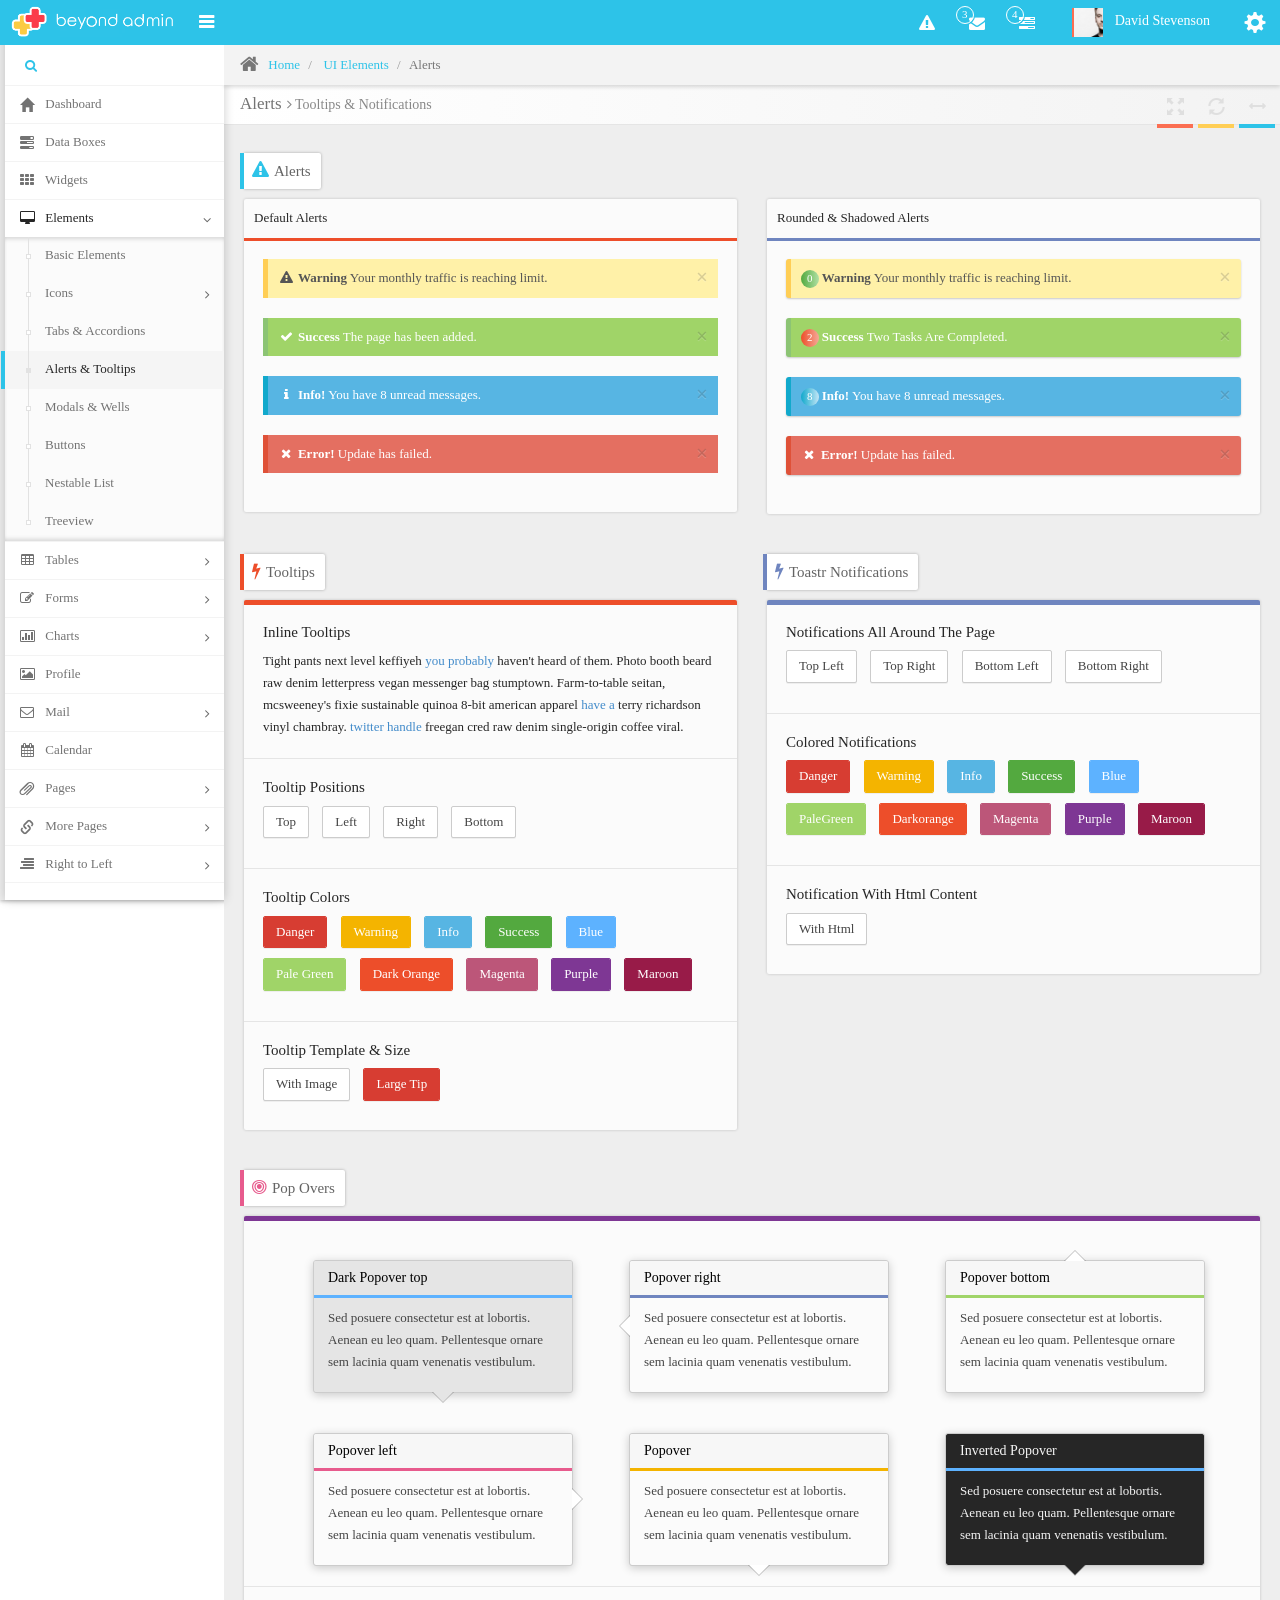
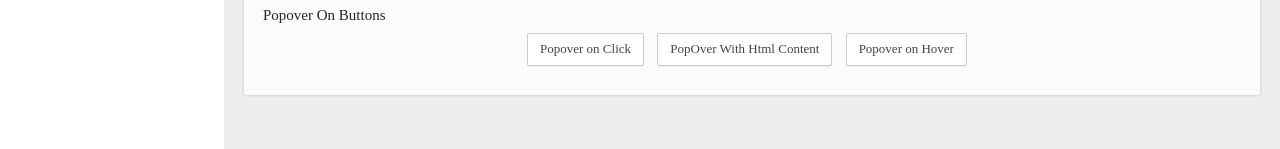
<file: frontend/views/layouts/BeyondAdmin/alerts.html>
﻿<!DOCTYPE html>
<!--
BeyondAdmin - Responsive Admin Dashboard Template build with Twitter Bootstrap 3.2.0
Version: 1.0.0
Purchase: http://wrapbootstrap.com
-->

<html xmlns="http://www.w3.org/1999/xhtml">
<!-- Head -->
<head>
    <meta charset="utf-8" />
    <title>Alerts</title>

    <meta name="description" content="alerts" />
    <meta name="viewport" content="width=device-width, initial-scale=1.0" />
    <meta http-equiv="Content-Type" content="text/html; charset=utf-8" />
    <link rel="shortcut icon" href="assets/img/favicon.png" type="image/x-icon">

    <!--Basic Styles-->
    <link href="assets/css/bootstrap.min.css" rel="stylesheet" />
    <link id="bootstrap-rtl-link" href="" rel="stylesheet" />
    <link href="assets/css/font-awesome.min.css" rel="stylesheet" />
    <link href="assets/css/weather-icons.min.css" rel="stylesheet" />

    <!--Fonts-->
<!--     <link href="http://fonts.useso.com/css?family=Open+Sans:300italic,400italic,600italic,700italic,400,600,700,300" rel="stylesheet" type="text/css"> -->

    <!--Beyond styles-->
    <link id="beyond-link" href="assets/css/beyond.min.css" rel="stylesheet" />
    <link href="assets/css/demo.min.css" rel="stylesheet" />
    <link href="assets/css/typicons.min.css" rel="stylesheet" />
    <link href="assets/css/animate.min.css" rel="stylesheet" />
    <link id="skin-link" href="" rel="stylesheet" type="text/css" />

    <!--Skin Script: Place this script in head to load scripts for skins and rtl support-->
    <script src="assets/js/skins.min.js"></script>
</head>
<!-- /Head -->
<!-- Body -->
<body>
    <!-- Loading Container -->
    <div class="loading-container">
        <div class="loading-progress">
            <div class="rotator">
                <div class="rotator">
                    <div class="rotator colored">
                        <div class="rotator">
                            <div class="rotator colored">
                                <div class="rotator colored"></div>
                                <div class="rotator"></div>
                            </div>
                            <div class="rotator colored"></div>
                        </div>
                        <div class="rotator"></div>
                    </div>
                    <div class="rotator"></div>
                </div>
                <div class="rotator"></div>
            </div>
            <div class="rotator"></div>
        </div>
    </div>
    <!--  /Loading Container -->
    <!-- Navbar -->
    <div class="navbar">
        <div class="navbar-inner">
            <div class="navbar-container">
                <!-- Navbar Barnd -->
                <div class="navbar-header pull-left">
                    <a href="#" class="navbar-brand">
                        <small>
                            <img src="assets/img/logo.png" alt="" />
                        </small>
                    </a>
                </div>
                <!-- /Navbar Barnd -->
                <!-- Sidebar Collapse -->
                <div class="sidebar-collapse" id="sidebar-collapse">
                    <i class="collapse-icon fa fa-bars"></i>
                </div>
                <!-- /Sidebar Collapse -->
                <!-- Account Area and Settings --->
                <div class="navbar-header pull-right">
                    <div class="navbar-account">
                        <ul class="account-area">
                            <li>
                                <a class=" dropdown-toggle" data-toggle="dropdown" title="Help" href="#">
                                    <i class="icon fa fa-warning"></i>
                                </a>
                                <!--Notification Dropdown-->
                                <ul class="pull-right dropdown-menu dropdown-arrow dropdown-notifications">
                                    <li>
                                        <a href="#">
                                            <div class="clearfix">
                                                <div class="notification-icon">
                                                    <i class="fa fa-phone bg-themeprimary white"></i>
                                                </div>
                                                <div class="notification-body">
                                                    <span class="title">Skype meeting with Patty</span>
                                                    <span class="description">01:00 pm</span>
                                                </div>
                                                <div class="notification-extra">
                                                    <i class="fa fa-clock-o themeprimary"></i>
                                                    <span class="description">office</span>
                                                </div>
                                            </div>
                                        </a>
                                    </li>
                                    <li>
                                        <a href="#">
                                            <div class="clearfix">
                                                <div class="notification-icon">
                                                    <i class="fa fa-check bg-darkorange white"></i>
                                                </div>
                                                <div class="notification-body">
                                                    <span class="title">Uncharted break</span>
                                                    <span class="description">03:30 pm - 05:15 pm</span>
                                                </div>
                                                <div class="notification-extra">
                                                    <i class="fa fa-clock-o darkorange"></i>
                                                </div>
                                            </div>
                                        </a>
                                    </li>
                                    <li>
                                        <a href="#">
                                            <div class="clearfix">
                                                <div class="notification-icon">
                                                    <i class="fa fa-gift bg-warning white"></i>
                                                </div>
                                                <div class="notification-body">
                                                    <span class="title">Kate birthday party</span>
                                                    <span class="description">08:30 pm</span>
                                                </div>
                                                <div class="notification-extra">
                                                    <i class="fa fa-calendar warning"></i>
                                                    <i class="fa fa-clock-o warning"></i>
                                                    <span class="description">at home</span>
                                                </div>
                                            </div>
                                        </a>
                                    </li>
                                    <li>
                                        <a href="#">
                                            <div class="clearfix">
                                                <div class="notification-icon">
                                                    <i class="fa fa-glass bg-success white"></i>
                                                </div>
                                                <div class="notification-body">
                                                    <span class="title">Dinner with friends</span>
                                                    <span class="description">10:30 pm</span>
                                                </div>
                                            </div>
                                        </a>
                                    </li>
                                    <li class="dropdown-footer ">
                                        <span>
                                            Today, March 28
                                        </span>
                                        <span class="pull-right">
                                            10°c
                                            <i class="wi wi-cloudy"></i>
                                        </span>
                                    </li>
                                </ul>
                                <!--/Notification Dropdown-->
                            </li>
                            <li>
                                <a class="wave in dropdown-toggle" data-toggle="dropdown" title="Help" href="#">
                                    <i class="icon fa fa-envelope"></i>
                                    <span class="badge">3</span>
                                </a>
                                <!--Messages Dropdown-->
                                <ul class="pull-right dropdown-menu dropdown-arrow dropdown-messages">
                                    <li>
                                        <a href="#">
                                            <img src="assets/img/avatars/divyia.jpg" class="message-avatar" alt="Divyia Austin">
                                            <div class="message">
                                                <span class="message-sender">
                                                    Divyia Austin
                                                </span>
                                                <span class="message-time">
                                                    2 minutes ago
                                                </span>
                                                <span class="message-subject">
                                                    Here's the recipe for apple pie
                                                </span>
                                                <span class="message-body">
                                                    to identify the sending application when the senders image is shown for the main icon
                                                </span>
                                            </div>
                                        </a>
                                    </li>
                                    <li>
                                        <a href="#">
                                            <img src="assets/img/avatars/bing.png" class="message-avatar" alt="Microsoft Bing">
                                            <div class="message">
                                                <span class="message-sender">
                                                    Bing.com
                                                </span>
                                                <span class="message-time">
                                                    Yesterday
                                                </span>
                                                <span class="message-subject">
                                                    Bing Newsletter: The January Issue‏
                                                </span>
                                                <span class="message-body">
                                                    Discover new music just in time for the Grammy® Awards.
                                                </span>
                                            </div>
                                        </a>
                                    </li>
                                    <li>
                                        <a href="#">
                                            <img src="assets/img/avatars/adam-jansen.jpg" class="message-avatar" alt="Divyia Austin">
                                            <div class="message">
                                                <span class="message-sender">
                                                    Nicolas
                                                </span>
                                                <span class="message-time">
                                                    Friday, September 22
                                                </span>
                                                <span class="message-subject">
                                                    New 4K Cameras
                                                </span>
                                                <span class="message-body">
                                                    The 4K revolution has come over the horizon and is reaching the general populous
                                                </span>
                                            </div>
                                        </a>
                                    </li>
                                </ul>
                                <!--/Messages Dropdown-->
                            </li>

                            <li>
                                <a class="dropdown-toggle" data-toggle="dropdown" title="Tasks" href="#">
                                    <i class="icon fa fa-tasks"></i>
                                    <span class="badge">4</span>
                                </a>
                                <!--Tasks Dropdown-->
                                <ul class="pull-right dropdown-menu dropdown-tasks dropdown-arrow ">
                                    <li class="dropdown-header bordered-darkorange">
                                        <i class="fa fa-tasks"></i>
                                        4 Tasks In Progress
                                    </li>

                                    <li>
                                        <a href="#">
                                            <div class="clearfix">
                                                <span class="pull-left">Account Creation</span>
                                                <span class="pull-right">65%</span>
                                            </div>

                                            <div class="progress progress-xs">
                                                <div style="width:65%" class="progress-bar"></div>
                                            </div>
                                        </a>
                                    </li>

                                    <li>
                                        <a href="#">
                                            <div class="clearfix">
                                                <span class="pull-left">Profile Data</span>
                                                <span class="pull-right">35%</span>
                                            </div>

                                            <div class="progress progress-xs">
                                                <div style="width:35%" class="progress-bar progress-bar-success"></div>
                                            </div>
                                        </a>
                                    </li>

                                    <li>
                                        <a href="#">
                                            <div class="clearfix">
                                                <span class="pull-left">Updating Resume</span>
                                                <span class="pull-right">75%</span>
                                            </div>

                                            <div class="progress progress-xs">
                                                <div style="width:75%" class="progress-bar progress-bar-darkorange"></div>
                                            </div>
                                        </a>
                                    </li>

                                    <li>
                                        <a href="#">
                                            <div class="clearfix">
                                                <span class="pull-left">Adding Contacts</span>
                                                <span class="pull-right">10%</span>
                                            </div>

                                            <div class="progress progress-xs">
                                                <div style="width:10%" class="progress-bar progress-bar-warning"></div>
                                            </div>
                                        </a>
                                    </li>

                                    <li class="dropdown-footer">
                                        <a href="#">
                                            See All Tasks
                                        </a>
                                        <button class="btn btn-xs btn-default shiny darkorange icon-only pull-right"><i class="fa fa-check"></i></button>
                                    </li>
                                </ul>
                                <!--/Tasks Dropdown-->
                            </li>
                            <li>
                                <a class="login-area dropdown-toggle" data-toggle="dropdown">
                                    <div class="avatar" title="View your public profile">
                                        <img src="assets/img/avatars/adam-jansen.jpg">
                                    </div>
                                    <section>
                                        <h2><span class="profile"><span>David Stevenson</span></span></h2>
                                    </section>
                                </a>
                                <!--Login Area Dropdown-->
                                <ul class="pull-right dropdown-menu dropdown-arrow dropdown-login-area">
                                    <li class="username"><a>David Stevenson</a></li>
                                    <li class="email"><a>David.Stevenson@live.com</a></li>
                                    <!--Avatar Area-->
                                    <li>
                                        <div class="avatar-area">
                                            <img src="assets/img/avatars/adam-jansen.jpg" class="avatar">
                                            <span class="caption">Change Photo</span>
                                        </div>
                                    </li>
                                    <!--Avatar Area-->
                                    <li class="edit">
                                        <a href="profile.html" class="pull-left">Profile</a>
                                        <a href="#" class="pull-right">Setting</a>
                                    </li>
                                    <!--Theme Selector Area-->
                                    <li class="theme-area">
                                        <ul class="colorpicker" id="skin-changer">
                                            <li><a class="colorpick-btn" href="#" style="background-color:#5DB2FF;" rel="assets/css/skins/blue.min.css"></a></li>
                                            <li><a class="colorpick-btn" href="#" style="background-color:#2dc3e8;" rel="assets/css/skins/azure.min.css"></a></li>
                                            <li><a class="colorpick-btn" href="#" style="background-color:#03B3B2;" rel="assets/css/skins/teal.min.css"></a></li>
                                            <li><a class="colorpick-btn" href="#" style="background-color:#53a93f;" rel="assets/css/skins/green.min.css"></a></li>
                                            <li><a class="colorpick-btn" href="#" style="background-color:#FF8F32;" rel="assets/css/skins/orange.min.css"></a></li>
                                            <li><a class="colorpick-btn" href="#" style="background-color:#cc324b;" rel="assets/css/skins/pink.min.css"></a></li>
                                            <li><a class="colorpick-btn" href="#" style="background-color:#AC193D;" rel="assets/css/skins/darkred.min.css"></a></li>
                                            <li><a class="colorpick-btn" href="#" style="background-color:#8C0095;" rel="assets/css/skins/purple.min.css"></a></li>
                                            <li><a class="colorpick-btn" href="#" style="background-color:#0072C6;" rel="assets/css/skins/darkblue.min.css"></a></li>
                                            <li><a class="colorpick-btn" href="#" style="background-color:#585858;" rel="assets/css/skins/gray.min.css"></a></li>
                                            <li><a class="colorpick-btn" href="#" style="background-color:#474544;" rel="assets/css/skins/black.min.css"></a></li>
                                            <li><a class="colorpick-btn" href="#" style="background-color:#001940;" rel="assets/css/skins/deepblue.min.css"></a></li>
                                        </ul>
                                    </li>
                                    <!--/Theme Selector Area-->
                                    <li class="dropdown-footer">
                                        <a href="login.html">
                                            Sign out
                                        </a>
                                    </li>
                                </ul>
                                <!--/Login Area Dropdown-->
                            </li>
                            <!-- /Account Area -->
                            <!--Note: notice that setting div must start right after account area list.
                            no space must be between these elements-->
                            <!-- Settings -->
                        </ul><div class="setting">
                            <a id="btn-setting" title="Setting" href="#">
                                <i class="icon glyphicon glyphicon-cog"></i>
                            </a>
                        </div><div class="setting-container">
                            <label>
                                <input type="checkbox" id="checkbox_fixednavbar">
                                <span class="text">Fixed Navbar</span>
                            </label>
                            <label>
                                <input type="checkbox" id="checkbox_fixedsidebar">
                                <span class="text">Fixed SideBar</span>
                            </label>
                            <label>
                                <input type="checkbox" id="checkbox_fixedbreadcrumbs">
                                <span class="text">Fixed BreadCrumbs</span>
                            </label>
                            <label>
                                <input type="checkbox" id="checkbox_fixedheader">
                                <span class="text">Fixed Header</span>
                            </label>
                        </div>
                        <!-- Settings -->
                    </div>
                </div>
                <!-- /Account Area and Settings -->
            </div>
        </div>
    </div>
    <!-- /Navbar -->
    <!-- Main Container -->
    <div class="main-container container-fluid">
        <!-- Page Container -->
        <div class="page-container">
            <!-- Page Sidebar -->
            <div class="page-sidebar" id="sidebar">
                <!-- Page Sidebar Header-->
                <div class="sidebar-header-wrapper">
                    <input type="text" class="searchinput" />
                    <i class="searchicon fa fa-search"></i>
                    <div class="searchhelper">Search Reports, Charts, Emails or Notifications</div>
                </div>
                <!-- /Page Sidebar Header -->
                <!-- Sidebar Menu -->
                <ul class="nav sidebar-menu">
                    <!--Dashboard-->
                    <li>
                        <a href="index.html">
                            <i class="menu-icon glyphicon glyphicon-home"></i>
                            <span class="menu-text"> Dashboard </span>
                        </a>
                    </li>
                    <!--Databoxes-->
                    <li>
                        <a href="databoxes.html">
                            <i class="menu-icon glyphicon glyphicon-tasks"></i>
                            <span class="menu-text"> Data Boxes </span>
                        </a>
                    </li>
                    <!--Widgets-->
                    <li>
                        <a href="widgets.html">
                            <i class="menu-icon fa fa-th"></i>
                            <span class="menu-text"> Widgets </span>
                        </a>
                    </li>
                    <!--UI Elements-->
                    <li class="active open">
                        <a href="#" class="menu-dropdown">
                            <i class="menu-icon fa fa-desktop"></i>
                            <span class="menu-text"> Elements </span>

                            <i class="menu-expand"></i>
                        </a>

                        <ul class="submenu">
                            <li>
                                <a href="elements.html">
                                    <span class="menu-text">Basic Elements</span>
                                </a>
                            </li>
                            <li>
                                <a href="#" class="menu-dropdown">
                                    <span class="menu-text">
                                        Icons
                                    </span>
                                    <i class="menu-expand"></i>
                                </a>

                                <ul class="submenu">
                                    <li>
                                        <a href="font-awesome.html">
                                            <i class="menu-icon fa fa-rocket"></i>
                                            <span class="menu-text">Font Awesome</span>
                                        </a>
                                    </li>
                                    <li>
                                        <a href="glyph-icons.html">
                                            <i class="menu-icon glyphicon glyphicon-stats"></i>
                                            <span class="menu-text">Glyph Icons</span>
                                        </a>
                                    </li>
                                    <li>
                                        <a href="typicon.html">
                                            <i class="menu-icon typcn typcn-location-outline"></i>
                                            <span class="menu-text"> Typicons</span>
                                        </a>
                                    </li>
                                    <li>
                                        <a href="weather-icons.html">
                                            <i class="menu-icon wi-day-snow"></i>
                                            <span class="menu-text">Weather Icons</span>
                                        </a>
                                    </li>
                                </ul>
                            </li>
                            <li>
                                <a href="tabs.html">
                                    <span class="menu-text">Tabs & Accordions</span>
                                </a>
                            </li>
                            <li class="active">
                                <a href="alerts.html">
                                    <span class="menu-text">Alerts & Tooltips</span>
                                </a>
                            </li>
                            <li>
                                <a href="modals.html">
                                    <span class="menu-text">Modals & Wells</span>
                                </a>
                            </li>
                            <li>
                                <a href="buttons.html">
                                    <span class="menu-text">Buttons</span>
                                </a>
                            </li>
                            <li>
                                <a href="nestable-list.html">
                                    <span class="menu-text"> Nestable List</span>
                                </a>
                            </li>
                            <li>
                                <a href="treeview.html">
                                    <span class="menu-text">Treeview</span>
                                </a>
                            </li>
                        </ul>
                    </li>
                    <!--Tables-->
                    <li>
                        <a href="#" class="menu-dropdown">
                            <i class="menu-icon fa fa-table"></i>
                            <span class="menu-text"> Tables </span>

                            <i class="menu-expand"></i>
                        </a>

                        <ul class="submenu">
                            <li>
                                <a href="tables-simple.html">
                                    <span class="menu-text">Simple & Responsive</span>
                                </a>
                            </li>
                            <li>
                                <a href="tables-data.html">
                                    <span class="menu-text">Data Tables</span>
                                </a>
                            </li>
                        </ul>
                    </li>
                    <!--Forms-->
                    <li>
                        <a href="#" class="menu-dropdown">
                            <i class="menu-icon fa fa-pencil-square-o"></i>
                            <span class="menu-text"> Forms </span>

                            <i class="menu-expand"></i>
                        </a>

                        <ul class="submenu">
                            <li>
                                <a href="form-layouts.html">
                                    <span class="menu-text">Form Layouts</span>
                                </a>
                            </li>

                            <li>
                                <a href="form-inputs.html">
                                    <span class="menu-text">Form Inputs</span>
                                </a>
                            </li>

                            <li>
                                <a href="form-pickers.html">
                                    <span class="menu-text">Data Pickers</span>
                                </a>
                            </li>
                            <li>
                                <a href="form-wizard.html">
                                    <span class="menu-text">Wizard</span>
                                </a>
                            </li>
                            <li>
                                <a href="form-validation.html">
                                    <span class="menu-text">Validation</span>
                                </a>
                            </li>
                            <li>
                                <a href="form-editors.html">
                                    <span class="menu-text">Editors</span>
                                </a>
                            </li>
                        </ul>
                    </li>
                    <!--Charts-->
                    <li>
                        <a href="#" class="menu-dropdown">
                            <i class="menu-icon fa fa-bar-chart-o"></i>
                            <span class="menu-text"> Charts </span>

                            <i class="menu-expand"></i>
                        </a>

                        <ul class="submenu">
                            <li>
                                <a href="flot.html">
                                    <span class="menu-text">Flot Charts</span>
                                </a>
                            </li>

                            <li>
                                <a href="morris.html">
                                    <span class="menu-text"> Morris Charts</span>
                                </a>
                            </li>
                            <li>
                                <a href="sparkline.html">
                                    <span class="menu-text">Sparkline Charts</span>
                                </a>
                            </li>
                            <li>
                                <a href="easypiecharts.html">
                                    <span class="menu-text">Easy Pie Charts</span>
                                </a>
                            </li>
                            <li>
                                <a href="chartjs.html">
                                    <span class="menu-text"> ChartJS</span>
                                </a>
                            </li>
                        </ul>
                    </li>
                    <!--Profile-->
                    <li>
                        <a href="profile.html">
                            <i class="menu-icon fa fa-picture-o"></i>
                            <span class="menu-text">Profile</span>
                        </a>
                    </li>
                    <!--Mail-->
                    <li>
                        <a href="#" class="menu-dropdown">
                            <i class="menu-icon fa fa-envelope-o"></i>
                            <span class="menu-text"> Mail </span>

                            <i class="menu-expand"></i>
                        </a>

                        <ul class="submenu">
                            <li>
                                <a href="inbox.html">
                                    <span class="menu-text">Inbox</span>
                                </a>
                            </li>

                            <li>
                                <a href="message-view.html">
                                    <span class="menu-text">View Message</span>
                                </a>
                            </li>
                            <li>
                                <a href="message-compose.html">
                                    <span class="menu-text">Compose Message</span>
                                </a>
                            </li>
                        </ul>
                    </li>
                    <!--Calendar-->
                    <li>
                        <a href="calendar.html">
                            <i class="menu-icon fa fa-calendar"></i>
                            <span class="menu-text">
                                Calendar
                            </span>
                        </a>
                    </li>
                    <!--Pages-->
                    <li>
                        <a href="#" class="menu-dropdown">
                            <i class="menu-icon glyphicon glyphicon-paperclip"></i>
                            <span class="menu-text"> Pages </span>

                            <i class="menu-expand"></i>
                        </a>
                        <ul class="submenu">
                            <li>
                                <a href="timeline.html">
                                    <span class="menu-text">Timeline</span>
                                </a>
                            </li>
                            <li>
                                <a href="pricing.html">
                                    <span class="menu-text">Pricing Tables</span>
                                </a>
                            </li>

                            <li>
                                <a href="invoice.html">
                                    <span class="menu-text">Invoice</span>
                                </a>
                            </li>

                            <li>
                                <a href="login.html">
                                    <span class="menu-text">Login</span>
                                </a>
                            </li>
                            <li>
                                <a href="register.html">
                                    <span class="menu-text">Register</span>
                                </a>
                            </li>
                            <li>
                                <a href="lock.html">
                                    <span class="menu-text">Lock Screen</span>
                                </a>
                            </li>
                            <li>
                                <a href="typography.html">
                                    <span class="menu-text"> Typography </span>
                                </a>
                            </li>
                        </ul>
                    </li>
                    <!--More Pages-->
                    <li>
                        <a href="#" class="menu-dropdown">
                            <i class="menu-icon glyphicon glyphicon-link"></i>

                            <span class="menu-text">
                                More Pages
                            </span>

                            <i class="menu-expand"></i>
                        </a>

                        <ul class="submenu">
                            <li>
                                <a href="error-404.html">
                                    <span class="menu-text">Error 404</span>
                                </a>
                            </li>

                            <li>
                                <a href="error-500.html">
                                    <span class="menu-text"> Error 500</span>
                                </a>
                            </li>
                            <li>
                                <a href="blank.html">
                                    <span class="menu-text">Blank Page</span>
                                </a>
                            </li>
                            <li>
                                <a href="grid.html">
                                    <span class="menu-text"> Grid</span>
                                </a>
                            </li>
                            <li>
                                <a href="#" class="menu-dropdown">
                                    <span class="menu-text">
                                        Multi Level Menu
                                    </span>
                                    <i class="menu-expand"></i>
                                </a>

                                <ul class="submenu">
                                    <li>
                                        <a href="#">
                                            <i class="menu-icon fa fa-camera"></i>
                                            <span class="menu-text">Level 3</span>
                                        </a>
                                    </li>

                                    <li>
                                        <a href="#" class="menu-dropdown">
                                            <i class="menu-icon fa fa-asterisk"></i>

                                            <span class="menu-text">
                                                Level 4
                                            </span>
                                            <i class="menu-expand"></i>
                                        </a>

                                        <ul class="submenu">
                                            <li>
                                                <a href="#">
                                                    <i class="menu-icon fa fa-bolt"></i>
                                                    <span class="menu-text">Some Item</span>
                                                </a>
                                            </li>

                                            <li>
                                                <a href="#">
                                                    <i class="menu-icon fa fa-bug"></i>
                                                    <span class="menu-text">Another Item</span>
                                                </a>
                                            </li>
                                        </ul>
                                    </li>
                                </ul>
                            </li>
                        </ul>
                    </li>
                    <!--Right to Left-->
                    <li>
                        <a href="#" class="menu-dropdown">
                            <i class="menu-icon fa fa-align-right"></i>
                            <span class="menu-text"> Right to Left </span>

                            <i class="menu-expand"></i>
                        </a>
                        <ul class="submenu">
                            <li>
                                <a>
                                    <span class="menu-text">RTL</span>
                                    <label class="pull-right margin-top-10">
                                        <input id="rtl-changer" class="checkbox-slider slider-icon colored-primary" type="checkbox">
                                        <span class="text"></span>
                                    </label>
                                </a>
                            </li>
                            <li>
                                <a href="index-rtl-ar.html">
                                    <span class="menu-text">Arabic Layout</span>
                                </a>
                            </li>

                            <li>
                                <a href="index-rtl-fa.html">
                                    <span class="menu-text">Persian Layout</span>
                                </a>
                            </li>
                        </ul>
                    </li>
                </ul>
                <!-- /Sidebar Menu -->
            </div>
            <!-- /Page Sidebar -->
            <!-- Page Content -->
            <div class="page-content">
                <!-- Page Breadcrumb -->
                <div class="page-breadcrumbs">
                    <ul class="breadcrumb">
                        <li>
                            <i class="fa fa-home"></i>
                            <a href="#">Home</a>
                        </li>
                        <li>
                            <a href="#">UI Elements</a>
                        </li>
                        <li class="active">Alerts</li>
                    </ul>
                </div>
                <!-- /Page Breadcrumb -->
                <!-- Page Header -->
                <div class="page-header position-relative">
                    <div class="header-title">
                        <h1>
                            Alerts
                            <small>
                                <i class="fa fa-angle-right"></i>
                                Tooltips & Notifications
                            </small>
                        </h1>
                    </div>
                    <!--Header Buttons-->
                    <div class="header-buttons">
                        <a class="sidebar-toggler" href="#">
                            <i class="fa fa-arrows-h"></i>
                        </a>
                        <a class="refresh" id="refresh-toggler" href="">
                            <i class="glyphicon glyphicon-refresh"></i>
                        </a>
                        <a class="fullscreen" id="fullscreen-toggler" href="#">
                            <i class="glyphicon glyphicon-fullscreen"></i>
                        </a>
                    </div>
                    <!--Header Buttons End-->
                </div>
                <!-- /Page Header -->
                <!-- Page Body -->
                <div class="page-body">
                    <div class="row">
                        <div class="col-lg-12 col-sm-12 col-xs-12">
                            <h5 class="row-title"><i class="fa fa-warning themeprimary"></i>Alerts</h5>
                            <div class="row">
                                <div class="col-lg-6 col-sm-6 col-xs-12">
                                    <div class="well with-header">
                                        <div class="header bordered-darkorange">Default Alerts</div>
                                        <div class="alert alert-warning fade in">
                                            <button class="close" data-dismiss="alert">
                                                ×
                                            </button>
                                            <i class="fa-fw fa fa-warning"></i>
                                            <strong>Warning</strong> Your monthly traffic is reaching limit.
                                        </div>

                                        <div class="alert alert-success fade in">
                                            <button class="close" data-dismiss="alert">
                                                ×
                                            </button>
                                            <i class="fa-fw fa fa-check"></i>
                                            <strong>Success</strong> The page has been added.
                                        </div>

                                        <div class="alert alert-info fade in">
                                            <button class="close" data-dismiss="alert">
                                                ×
                                            </button>
                                            <i class="fa-fw fa fa-info"></i>
                                            <strong>Info!</strong> You have 8 unread messages.
                                        </div>

                                        <div class="alert alert-danger fade in">
                                            <button class="close" data-dismiss="alert">
                                                ×
                                            </button>
                                            <i class="fa-fw fa fa-times"></i>
                                            <strong>Error!</strong> Update has failed.
                                        </div>
                                    </div>

                                </div>
                                <div class="col-lg-6 col-sm-6 col-xs-12">
                                    <div class="well with-header">
                                        <div class="header bordered-blueberry">Rounded & Shadowed Alerts</div>
                                        <div class="alert alert-warning fade in radius-bordered alert-shadowed">
                                            <button class="close" data-dismiss="alert">
                                                ×
                                            </button>
                                            <span class="badge badge-success graded">
                                                0
                                            </span>
                                            <strong>Warning</strong> Your monthly traffic is reaching limit.
                                        </div>

                                        <div class="alert alert-success fade in radius-bordered alert-shadowed">
                                            <button class="close" data-dismiss="alert">
                                                ×
                                            </button>
                                            <span class="badge badge-darkorange graded">
                                                2
                                            </span>
                                            <strong>Success</strong> Two Tasks Are Completed.
                                        </div>

                                        <div class="alert alert-info fade in radius-bordered alert-shadowed">
                                            <button class="close" data-dismiss="alert">
                                                ×
                                            </button>
                                            <span class="badge badge-sky graded">
                                                8
                                            </span>
                                            <strong>Info!</strong> You have 8 unread messages.
                                        </div>

                                        <div class="alert alert-danger fade in radius-bordered alert-shadowed">
                                            <button class="close" data-dismiss="alert">
                                                ×
                                            </button>
                                            <i class="fa-fw fa fa-times"></i>
                                            <strong>Error!</strong> Update has failed.
                                        </div>
                                    </div>
                                </div>
                            </div>

                            <div class="row">
                                <div class="col-lg-6 col-sm-6 col-xs-12">
                                    <h5 class="row-title before-darkorange"><i class="fa fa-flash darkorange"></i>Tooltips</h5>
                                    <div class="well bordered-top bordered-darkorange">
                                        <h5>Inline Tooltips</h5>
                                        <p>
                                            Tight pants next level keffiyeh <a href="#" class="tooltips" data-toggle="tooltip" data-original-title="Default tooltip">you probably</a> haven't heard of them. Photo booth beard raw denim letterpress vegan messenger bag stumptown. Farm-to-table seitan, mcsweeney's fixie sustainable quinoa 8-bit american apparel <a href="#" class="tooltips tooltip-pink" data-toggle="tooltip" data-original-title="Another tooltip">have a</a> terry richardson vinyl chambray. <a href="#" class="tooltips tooltip-blueberry" title="" data-toggle="tooltip" data-original-title="12">twitter handle</a> freegan cred raw denim single-origin coffee viral.
                                        </p>
                                        <hr class="wide" />
                                        <h5>Tooltip Positions</h5>
                                        <div class="buttons-preview">
                                            <button class="btn btn-default" data-toggle="tooltip" data-placement="top" data-original-title="Tooltip in top">Top</button>
                                            <button class="btn btn-default" data-toggle="tooltip" data-placement="left" data-original-title="Tooltip in left">Left</button>
                                            <button class="btn btn-default" data-toggle="tooltip" data-placement="right" data-original-title="Tooltip in right">Right</button>
                                            <button class="btn btn-default" data-toggle="tooltip" data-placement="bottom" data-original-title="Tooltip in bottom">Bottom</button>
                                        </div>
                                        <hr class="wide" />
                                        <h5>Tooltip Colors</h5>
                                        <div class="buttons-preview">
                                            <button class="btn btn-danger tooltip-danger" data-toggle="tooltip" data-placement="top" data-original-title="Danger Tooltip">Danger</button>
                                            <button class="btn btn-warning tooltip-warning" data-toggle="tooltip" data-placement="top" data-original-title="Warning Tooltip">Warning</button>
                                            <button class="btn btn-info tooltip-info" data-toggle="tooltip" data-placement="top" data-original-title="Info Tooltip">Info</button>
                                            <button class="btn btn-success tooltip-success" data-toggle="tooltip" data-placement="top" data-original-title="Success Tooltip">Success</button>
                                            <button class="btn btn-blue tooltip-blue" data-toggle="tooltip" data-placement="top" data-original-title="Blue Tooltip">Blue</button>
                                            <button class="btn btn-palegreen tooltip-palegreen" data-toggle="tooltip" data-placement="top" data-original-title="Pale Green Tooltip">Pale Green</button>
                                            <button class="btn btn-darkorange tooltip-darkorange" data-toggle="tooltip" data-placement="top" data-original-title="Dark Orange Tooltip">Dark Orange</button>
                                            <button class="btn btn-magenta tooltip-magenta" data-toggle="tooltip" data-placement="top" data-original-title="Magenta Tooltip">Magenta</button>
                                            <button class="btn btn-purple tooltip-purple" data-toggle="tooltip" data-placement="top" data-original-title="Blue Tooltip">Purple</button>
                                            <button class="btn btn-maroon tooltip-maroon" data-toggle="tooltip" data-placement="top" data-original-title="Maroon Tooltip">Maroon</button>
                                        </div>
                                        <hr class="wide" />
                                        <h5>Tooltip Template & Size</h5>
                                        <div class="buttons-preview">

                                            <button class="btn btn-default" data-toggle="tooltip" data-placement="top" data-original-title="<img src='assets/img/avatars/divyia.jpg'>">With Image</button>
                                            <button class="btn btn-danger tooltip-lg" data-toggle="tooltip" data-placement="top" data-original-title="Large Tooltip">Large Tip</button>

                                        </div>
                                    </div>
                                </div>

                                <div class="col-lg-6 col-sm-6 col-xs-12">
                                    <h5 class="row-title before-blueberry"><i class="fa fa-flash blueberry"></i>Toastr Notifications</h5>
                                    <div class="well bordered-top bordered-blueberry">
                                        <h5>Notifications All Around The Page</h5>
                                        <div class="buttons-preview">
                                            <button class="btn btn-default" onclick="javascript: Notify('This is a Top-Left Notification.', 'top-left', '5000', 'danger', 'fa-desktop', true); return false;">Top Left</button>
                                            <button class="btn btn-default" onclick="javascript: Notify('This is a Top-Right Notification.', 'top-right', '5000', 'success', 'fa-list', true); return false;">Top Right</button>
                                            <button class="btn btn-default" onclick="javascript: Notify('This is a Bottom-Left Notification.', 'bottom-left', '5000', 'info', 'fa-tag', true); return false;">Bottom Left</button>
                                            <button class="btn btn-default" onclick="javascript: Notify('This is a Bottom-Right Notification.', 'bottom-right', '5000', 'warning', 'fa-edit', true); return false;">Bottom Right</button>
                                        </div>
                                        <hr class="wide" />
                                        <h5>Colored Notifications</h5>
                                        <div class="buttons-preview">
                                            <button class="btn btn-danger" onclick="javascript: Notify('Something Went Wrong!', 'top-right', '5000', 'danger', 'fa-bolt', true); return false;">Danger</button>
                                            <button class="btn btn-warning" onclick="javascript: Notify('You Must Worry', 'top-right', '5000', 'warning', 'fa-warning', true); return false;">Warning</button>
                                            <button class="btn btn-info" onclick="javascript: Notify('You`ve got mail.', 'top-right', '5000', 'info', 'fa-envelope', true); return false;">Info</button>
                                            <button class="btn btn-success" onclick="javascript: Notify('Everything is allright', 'top-right', '5000', 'success', 'fa-check', true); return false;">Success</button>
                                            <button class="btn btn-blue" onclick="javascript: Notify('Im a Blue notification', 'top-right', '5000', 'blue', 'fa-home', true); return false;">Blue</button>
                                            <button class="btn btn-palegreen" onclick="javascript: Notify('Im a Palegreen notification', 'top-right', '5000', 'palegreen', 'fa-home', true); return false;">PaleGreen</button>
                                            <button class="btn btn-darkorange" onclick="javascript: Notify('Im a Darkorange notification', 'top-right', '5000', 'darkorange', 'fa-home', true); return false;">Darkorange</button>
                                            <button class="btn btn-magenta" onclick="javascript: Notify('Im a Magenta notification', 'top-right', '5000', 'magenta', 'fa-home', true); return false;">Magenta</button>
                                            <button class="btn btn-purple" onclick="javascript: Notify('Im a Purple notification', 'top-right', '5000', 'purple', 'fa-home', true); return false;">Purple</button>
                                            <button class="btn btn-maroon" onclick="javascript: Notify('Im a Maroon notification', 'top-right', '5000', 'maroon', 'fa-home', true); return false;">Maroon</button>
                                        </div>
                                        <hr class="wide" />
                                        <h5>Notification With Html Content</h5>
                                        <div class="buttons-preview">
                                            <button class="btn btn-default" onclick="javascript: Notify($(imgdiv).html(), 'top-right', '5000', 'blueberry', 'fa-gift', true); return false;">With Html</button>
                                            <div id="imgdiv" style="display:none"><img width="24px" height="24px" src="assets/img/avatars/divyia.jpg"><span style="padding-left:10px;">John has sent you a gift</span></div>
                                        </div>
                                    </div>
                                </div>
                            </div>

                            <h5 class="row-title before-pink"><i class="fa fa-bullseye pink"></i>Pop Overs</h5>
                            <div class="row">
                                <div class="col-lg-12 col-sm-12 col-xs-12">
                                    <div class="well bordered-top bordered-purple popover-container">
                                        <div class="col-lg-12 col-sm-12 col-xs-12">
                                            <div class="col-lg-4 col-sm-6 col-xs-12">
                                                <div class="popoverexample">
                                                    <div class="popover top dark">
                                                        <div class="arrow"></div>
                                                        <h4 class="popover-title bordered-blue">Dark Popover top</h4>
                                                        <div class="popover-content">
                                                            <p>Sed posuere consectetur est at lobortis. Aenean eu leo quam. Pellentesque ornare sem lacinia quam venenatis vestibulum.</p>
                                                        </div>
                                                    </div>
                                                </div>
                                            </div>
                                            <div class="col-lg-4 col-sm-6 col-xs-12">
                                                <div class="popoverexample">
                                                    <div class="popover right">
                                                        <div class="arrow"></div>
                                                        <h4 class="popover-title bordered-blueberry">Popover right</h4>
                                                        <div class="popover-content">
                                                            <p>Sed posuere consectetur est at lobortis. Aenean eu leo quam. Pellentesque ornare sem lacinia quam venenatis vestibulum.</p>
                                                        </div>
                                                    </div>
                                                </div>
                                            </div>
                                            <div class="col-lg-4 col-sm-6 col-xs-12">
                                                <div class="popoverexample">
                                                    <div class="popover bottom">
                                                        <div class="arrow"></div>
                                                        <h4 class="popover-title bordered-palegreen">Popover bottom</h4>

                                                        <div class="popover-content">
                                                            <p>Sed posuere consectetur est at lobortis. Aenean eu leo quam. Pellentesque ornare sem lacinia quam venenatis vestibulum.</p>
                                                        </div>
                                                    </div>
                                                </div>
                                            </div>
                                            <div class="col-lg-4 col-sm-6 col-xs-12">
                                                <div class="popoverexample">
                                                    <div class="popover left">
                                                        <div class="arrow"></div>
                                                        <h4 class="popover-title bordered-pink">Popover left</h4>
                                                        <div class="popover-content">
                                                            <p>Sed posuere consectetur est at lobortis. Aenean eu leo quam. Pellentesque ornare sem lacinia quam venenatis vestibulum.</p>
                                                        </div>
                                                    </div>
                                                </div>
                                            </div>
                                            <div class="col-lg-4 col-sm-6 col-xs-12">
                                                <div class="popoverexample">
                                                    <div class="popover top">
                                                        <div class="arrow"></div>
                                                        <h4 class="popover-title bordered-warning">Popover</h4>
                                                        <div class="popover-content">
                                                            <p>Sed posuere consectetur est at lobortis. Aenean eu leo quam. Pellentesque ornare sem lacinia quam venenatis vestibulum.</p>
                                                        </div>
                                                    </div>
                                                </div>
                                            </div>
                                            <div class="col-lg-4 col-sm-6 col-xs-12">
                                                <div class="popoverexample">
                                                    <div class="popover inverted top">
                                                        <div class="arrow"></div>
                                                        <h4 class="popover-title bordered-blue">Inverted Popover</h4>
                                                        <div class="popover-content">
                                                            <p>Sed posuere consectetur est at lobortis. Aenean eu leo quam. Pellentesque ornare sem lacinia quam venenatis vestibulum.</p>
                                                        </div>
                                                    </div>
                                                </div>
                                            </div>
                                        </div>
                                        <hr class="wide" />
                                        <h5>Popover On Buttons</h5>
                                        <div class="col-lg-12 col-sm-12 col-xs-12">
                                            <div class="buttons-preview text-align-center">
                                                <a href="javascript:void(0);" class="btn btn-default" data-container="body" data-titleclass="bordered-blue" data-class="" data-toggle="popover" data-placement="top" data-title="PopOver On Click" data-content="Vivamus sagittis lacus vel augue laoreet rutrum faucibus." data-original-title="" title="">
                                                    Popover on Click
                                                </a>
                                                <a href="javascript:void(0);" class="btn btn-default" data-container="body" data-titleclass="bordered-darkorange" data-toggle="popover" data-placement="top" data-title="Tabs in Popover" data-content="
                                                    <ul id='popup-tab' class='nav nav-tabs bordered'><li class='active'><a href='#pop-1' data-toggle='tab'>Tab1 </a></li><li><a href='#pop-2' data-toggle='tab'>Tab 2</a></li></ul><div id='popup-tab-content' class='tab-content padding-10'><div class='tab-pane fade in active' id='pop-1'><p>Sed posuere consectetur est at lobortis. Aenean eu leo quam. </p></div><div class='tab-pane fade' id='pop-2'><p>Sed posuere consectetur est at lobortis. Aenean eu leo quam. </p></div></div>" data-original-title="" title="">
                                                    PopOver With Html Content
                                                </a>
                                                <a href="javascript:void(0);" class="btn btn-default" data-container="body" data-titleclass="bordered-purple" data-class="dark" data-toggle="popover-hover" data-placement="left" data-title="Hover" data-content="Sed posuere consectetur est at lobortis. Aenean eu leo quam. Pellentesque ornare sem lacinia quam venenatis vestibulum.." data-original-title="" title="">
                                                    Popover on Hover
                                                </a>
                                            </div>
                                        </div>
                                    </div>
                                </div>
                            </div>
                        </div>
                    </div>

                </div>
                <!-- /Page Body -->
            </div>
            <!-- /Page Content -->
        </div>
        <!-- /Page Container -->
        <!-- Main Container -->

    </div>

    <!--Basic Scripts-->
    <script src="assets/js/jquery-2.0.3.min.js"></script>
    <script src="assets/js/bootstrap.min.js"></script>

    <!--Beyond Scripts-->
    <script src="assets/js/beyond.min.js"></script>

    <!--Page Related Scripts-->
    <script src="assets/js/toastr/toastr.js"></script>
    <!--Google Analytics::Demo Only-->
    <script>
        (function (i, s, o, g, r, a, m) {
            i['GoogleAnalyticsObject'] = r; i[r] = i[r] || function () {
                (i[r].q = i[r].q || []).push(arguments)
            }, i[r].l = 1 * new Date(); a = s.createElement(o),
            m = s.getElementsByTagName(o)[0]; a.async = 1; a.src = g; m.parentNode.insertBefore(a, m)
        })(window, document, 'script', 'http://www.google-analytics.com/analytics.js', 'ga');

        ga('create', 'UA-52103994-1', 'auto');
        ga('send', 'pageview');

    </script>
</body>
<!--  /Body -->
</html>
</file>
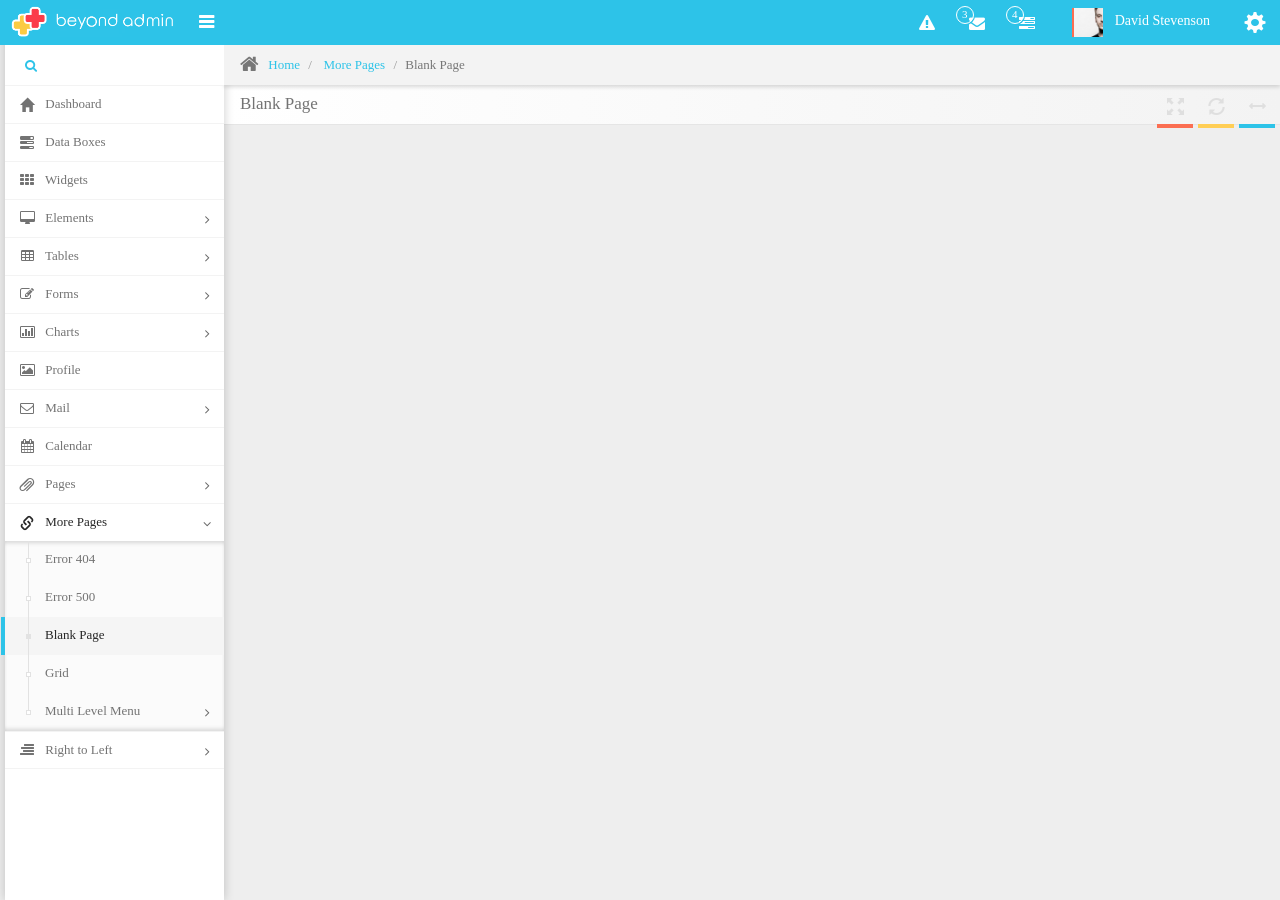
<file: frontend/views/layouts/BeyondAdmin/blank.html>
﻿<!DOCTYPE html>
<!--
BeyondAdmin - Responsive Admin Dashboard Template build with Twitter Bootstrap 3.2.0
Version: 1.0.0
Purchase: http://wrapbootstrap.com
-->

<html xmlns="http://www.w3.org/1999/xhtml">

<!-- Head -->
<head>
    <meta charset="utf-8" />
    <title>Blank Page</title>

    <meta name="description" content="blank page" />
    <meta name="viewport" content="width=device-width, initial-scale=1.0" />
    <meta http-equiv="Content-Type" content="text/html; charset=utf-8" />
    <link rel="shortcut icon" href="assets/img/favicon.png" type="image/x-icon">

    <!--Basic Styles-->
    <link href="assets/css/bootstrap.min.css" rel="stylesheet" />
    <link id="bootstrap-rtl-link" href="" rel="stylesheet" />
    <link href="assets/css/font-awesome.min.css" rel="stylesheet" />
    <link href="assets/css/weather-icons.min.css" rel="stylesheet" />

    <!--Fonts-->
<!--     <link href="http://fonts.useso.com/css?family=Open+Sans:300italic,400italic,600italic,700italic,400,600,700,300" 
          rel="stylesheet" type="text/css"> -->

    <!--Beyond styles-->
    <link id="beyond-link" href="assets/css/beyond.min.css" rel="stylesheet" />
    <link href="assets/css/demo.min.css" rel="stylesheet" />
    <link href="assets/css/typicons.min.css" rel="stylesheet" />
    <link href="assets/css/animate.min.css" rel="stylesheet" />
    <link id="skin-link" href="" rel="stylesheet" type="text/css" />

    <!--Skin Script: Place this script in head to load scripts for skins and rtl support-->
    <script src="assets/js/skins.min.js"></script>
</head>
<!-- /Head -->
<!-- Body -->
<body>
    <!-- Loading Container -->
    <div class="loading-container">
        <div class="loading-progress">
            <div class="rotator">
                <div class="rotator">
                    <div class="rotator colored">
                        <div class="rotator">
                            <div class="rotator colored">
                                <div class="rotator colored"></div>
                                <div class="rotator"></div>
                            </div>
                            <div class="rotator colored"></div>
                        </div>
                        <div class="rotator"></div>
                    </div>
                    <div class="rotator"></div>
                </div>
                <div class="rotator"></div>
            </div>
            <div class="rotator"></div>
        </div>
    </div>
    <!--  /Loading Container -->
    <!-- Navbar -->
    <div class="navbar">
        <div class="navbar-inner">
            <div class="navbar-container">
                <!-- Navbar Barnd -->
                <div class="navbar-header pull-left">
                    <a href="#" class="navbar-brand">
                        <small>
                            <img src="assets/img/logo.png" alt="" />
                        </small>
                    </a>
                </div>
                <!-- /Navbar Barnd -->
                <!-- Sidebar Collapse -->
                <div class="sidebar-collapse" id="sidebar-collapse">
                    <i class="collapse-icon fa fa-bars"></i>
                </div>
                <!-- /Sidebar Collapse -->
                <!-- Account Area and Settings --->
                <div class="navbar-header pull-right">
                    <div class="navbar-account">
                        <ul class="account-area">
                            <li>
                                <a class=" dropdown-toggle" data-toggle="dropdown" title="Help" href="#">
                                    <i class="icon fa fa-warning"></i>
                                </a>
                                <!--Notification Dropdown-->
                                <ul class="pull-right dropdown-menu dropdown-arrow dropdown-notifications">
                                    <li>
                                        <a href="#">
                                            <div class="clearfix">
                                                <div class="notification-icon">
                                                    <i class="fa fa-phone bg-themeprimary white"></i>
                                                </div>
                                                <div class="notification-body">
                                                    <span class="title">Skype meeting with Patty</span>
                                                    <span class="description">01:00 pm</span>
                                                </div>
                                                <div class="notification-extra">
                                                    <i class="fa fa-clock-o themeprimary"></i>
                                                    <span class="description">office</span>
                                                </div>
                                            </div>
                                        </a>
                                    </li>
                                    <li>
                                        <a href="#">
                                            <div class="clearfix">
                                                <div class="notification-icon">
                                                    <i class="fa fa-check bg-darkorange white"></i>
                                                </div>
                                                <div class="notification-body">
                                                    <span class="title">Uncharted break</span>
                                                    <span class="description">03:30 pm - 05:15 pm</span>
                                                </div>
                                                <div class="notification-extra">
                                                    <i class="fa fa-clock-o darkorange"></i>
                                                </div>
                                            </div>
                                        </a>
                                    </li>
                                    <li>
                                        <a href="#">
                                            <div class="clearfix">
                                                <div class="notification-icon">
                                                    <i class="fa fa-gift bg-warning white"></i>
                                                </div>
                                                <div class="notification-body">
                                                    <span class="title">Kate birthday party</span>
                                                    <span class="description">08:30 pm</span>
                                                </div>
                                                <div class="notification-extra">
                                                    <i class="fa fa-calendar warning"></i>
                                                    <i class="fa fa-clock-o warning"></i>
                                                    <span class="description">at home</span>
                                                </div>
                                            </div>
                                        </a>
                                    </li>
                                    <li>
                                        <a href="#">
                                            <div class="clearfix">
                                                <div class="notification-icon">
                                                    <i class="fa fa-glass bg-success white"></i>
                                                </div>
                                                <div class="notification-body">
                                                    <span class="title">Dinner with friends</span>
                                                    <span class="description">10:30 pm</span>
                                                </div>
                                            </div>
                                        </a>
                                    </li>
                                    <li class="dropdown-footer ">
                                        <span>
                                            Today, March 28
                                        </span>
                                        <span class="pull-right">
                                            10°c
                                            <i class="wi wi-cloudy"></i>
                                        </span>
                                    </li>
                                </ul>
                                <!--/Notification Dropdown-->
                            </li>
                            <li>
                                <a class="wave in dropdown-toggle" data-toggle="dropdown" title="Help" href="#">
                                    <i class="icon fa fa-envelope"></i>
                                    <span class="badge">3</span>
                                </a>
                                <!--Messages Dropdown-->
                                <ul class="pull-right dropdown-menu dropdown-arrow dropdown-messages">
                                    <li>
                                        <a href="#">
                                            <img src="assets/img/avatars/divyia.jpg" class="message-avatar" alt="Divyia Austin">
                                            <div class="message">
                                                <span class="message-sender">
                                                    Divyia Austin
                                                </span>
                                                <span class="message-time">
                                                    2 minutes ago
                                                </span>
                                                <span class="message-subject">
                                                    Here's the recipe for apple pie
                                                </span>
                                                <span class="message-body">
                                                    to identify the sending application when the senders image is shown for the main icon
                                                </span>
                                            </div>
                                        </a>
                                    </li>
                                    <li>
                                        <a href="#">
                                            <img src="assets/img/avatars/bing.png" class="message-avatar" alt="Microsoft Bing">
                                            <div class="message">
                                                <span class="message-sender">
                                                    Bing.com
                                                </span>
                                                <span class="message-time">
                                                    Yesterday
                                                </span>
                                                <span class="message-subject">
                                                    Bing Newsletter: The January Issue‏
                                                </span>
                                                <span class="message-body">
                                                    Discover new music just in time for the Grammy® Awards.
                                                </span>
                                            </div>
                                        </a>
                                    </li>
                                    <li>
                                        <a href="#">
                                            <img src="assets/img/avatars/adam-jansen.jpg" class="message-avatar" alt="Divyia Austin">
                                            <div class="message">
                                                <span class="message-sender">
                                                    Nicolas
                                                </span>
                                                <span class="message-time">
                                                    Friday, September 22
                                                </span>
                                                <span class="message-subject">
                                                    New 4K Cameras
                                                </span>
                                                <span class="message-body">
                                                    The 4K revolution has come over the horizon and is reaching the general populous
                                                </span>
                                            </div>
                                        </a>
                                    </li>
                                </ul>
                                <!--/Messages Dropdown-->
                            </li>

                            <li>
                                <a class="dropdown-toggle" data-toggle="dropdown" title="Tasks" href="#">
                                    <i class="icon fa fa-tasks"></i>
                                    <span class="badge">4</span>
                                </a>
                                <!--Tasks Dropdown-->
                                <ul class="pull-right dropdown-menu dropdown-tasks dropdown-arrow ">
                                    <li class="dropdown-header bordered-darkorange">
                                        <i class="fa fa-tasks"></i>
                                        4 Tasks In Progress
                                    </li>

                                    <li>
                                        <a href="#">
                                            <div class="clearfix">
                                                <span class="pull-left">Account Creation</span>
                                                <span class="pull-right">65%</span>
                                            </div>

                                            <div class="progress progress-xs">
                                                <div style="width:65%" class="progress-bar"></div>
                                            </div>
                                        </a>
                                    </li>

                                    <li>
                                        <a href="#">
                                            <div class="clearfix">
                                                <span class="pull-left">Profile Data</span>
                                                <span class="pull-right">35%</span>
                                            </div>

                                            <div class="progress progress-xs">
                                                <div style="width:35%" class="progress-bar progress-bar-success"></div>
                                            </div>
                                        </a>
                                    </li>

                                    <li>
                                        <a href="#">
                                            <div class="clearfix">
                                                <span class="pull-left">Updating Resume</span>
                                                <span class="pull-right">75%</span>
                                            </div>

                                            <div class="progress progress-xs">
                                                <div style="width:75%" class="progress-bar progress-bar-darkorange"></div>
                                            </div>
                                        </a>
                                    </li>

                                    <li>
                                        <a href="#">
                                            <div class="clearfix">
                                                <span class="pull-left">Adding Contacts</span>
                                                <span class="pull-right">10%</span>
                                            </div>

                                            <div class="progress progress-xs">
                                                <div style="width:10%" class="progress-bar progress-bar-warning"></div>
                                            </div>
                                        </a>
                                    </li>

                                    <li class="dropdown-footer">
                                        <a href="#">
                                            See All Tasks
                                        </a>
                                        <button class="btn btn-xs btn-default shiny darkorange icon-only pull-right"><i class="fa fa-check"></i></button>
                                    </li>
                                </ul>
                                <!--/Tasks Dropdown-->
                            </li>
                            <li>
                                <a class="login-area dropdown-toggle" data-toggle="dropdown">
                                    <div class="avatar" title="View your public profile">
                                        <img src="assets/img/avatars/adam-jansen.jpg">
                                    </div>
                                    <section>
                                        <h2><span class="profile"><span>David Stevenson</span></span></h2>
                                    </section>
                                </a>
                                <!--Login Area Dropdown-->
                                <ul class="pull-right dropdown-menu dropdown-arrow dropdown-login-area">
                                    <li class="username"><a>David Stevenson</a></li>
                                    <li class="email"><a>David.Stevenson@live.com</a></li>
                                    <!--Avatar Area-->
                                    <li>
                                        <div class="avatar-area">
                                            <img src="assets/img/avatars/adam-jansen.jpg" class="avatar">
                                            <span class="caption">Change Photo</span>
                                        </div>
                                    </li>
                                    <!--Avatar Area-->
                                    <li class="edit">
                                        <a href="profile.html" class="pull-left">Profile</a>
                                        <a href="#" class="pull-right">Setting</a>
                                    </li>
                                    <!--Theme Selector Area-->
                                    <li class="theme-area">
                                        <ul class="colorpicker" id="skin-changer">
                                            <li><a class="colorpick-btn" href="#" style="background-color:#5DB2FF;" rel="assets/css/skins/blue.min.css"></a></li>
                                            <li><a class="colorpick-btn" href="#" style="background-color:#2dc3e8;" rel="assets/css/skins/azure.min.css"></a></li>
                                            <li><a class="colorpick-btn" href="#" style="background-color:#03B3B2;" rel="assets/css/skins/teal.min.css"></a></li>
                                            <li><a class="colorpick-btn" href="#" style="background-color:#53a93f;" rel="assets/css/skins/green.min.css"></a></li>
                                            <li><a class="colorpick-btn" href="#" style="background-color:#FF8F32;" rel="assets/css/skins/orange.min.css"></a></li>
                                            <li><a class="colorpick-btn" href="#" style="background-color:#cc324b;" rel="assets/css/skins/pink.min.css"></a></li>
                                            <li><a class="colorpick-btn" href="#" style="background-color:#AC193D;" rel="assets/css/skins/darkred.min.css"></a></li>
                                            <li><a class="colorpick-btn" href="#" style="background-color:#8C0095;" rel="assets/css/skins/purple.min.css"></a></li>
                                            <li><a class="colorpick-btn" href="#" style="background-color:#0072C6;" rel="assets/css/skins/darkblue.min.css"></a></li>
                                            <li><a class="colorpick-btn" href="#" style="background-color:#585858;" rel="assets/css/skins/gray.min.css"></a></li>
                                            <li><a class="colorpick-btn" href="#" style="background-color:#474544;" rel="assets/css/skins/black.min.css"></a></li>
                                            <li><a class="colorpick-btn" href="#" style="background-color:#001940;" rel="assets/css/skins/deepblue.min.css"></a></li>
                                        </ul>
                                    </li>
                                    <!--/Theme Selector Area-->
                                    <li class="dropdown-footer">
                                        <a href="login.html">
                                            Sign out
                                        </a>
                                    </li>
                                </ul>
                                <!--/Login Area Dropdown-->
                            </li>
                            <!-- /Account Area -->
                            <!--Note: notice that setting div must start right after account area list.
                            no space must be between these elements-->
                            <!-- Settings -->
                        </ul><div class="setting">
                            <a id="btn-setting" title="Setting" href="#">
                                <i class="icon glyphicon glyphicon-cog"></i>
                            </a>
                        </div><div class="setting-container">
                            <label>
                                <input type="checkbox" id="checkbox_fixednavbar">
                                <span class="text">Fixed Navbar</span>
                            </label>
                            <label>
                                <input type="checkbox" id="checkbox_fixedsidebar">
                                <span class="text">Fixed SideBar</span>
                            </label>
                            <label>
                                <input type="checkbox" id="checkbox_fixedbreadcrumbs">
                                <span class="text">Fixed BreadCrumbs</span>
                            </label>
                            <label>
                                <input type="checkbox" id="checkbox_fixedheader">
                                <span class="text">Fixed Header</span>
                            </label>
                        </div>
                        <!-- Settings -->
                    </div>
                </div>
                <!-- /Account Area and Settings -->
            </div>
        </div>
    </div>
    <!-- /Navbar -->
    <!-- Main Container -->
    <div class="main-container container-fluid">
        <!-- Page Container -->
        <div class="page-container">
            <!-- Page Sidebar -->
            <div class="page-sidebar" id="sidebar">
                <!-- Page Sidebar Header-->
                <div class="sidebar-header-wrapper">
                    <input type="text" class="searchinput" />
                    <i class="searchicon fa fa-search"></i>
                    <div class="searchhelper">Search Reports, Charts, Emails or Notifications</div>
                </div>
                <!-- /Page Sidebar Header -->
                <!-- Sidebar Menu -->
                <ul class="nav sidebar-menu">
                    <!--Dashboard-->
                    <li>
                        <a href="index.html">
                            <i class="menu-icon glyphicon glyphicon-home"></i>
                            <span class="menu-text"> Dashboard </span>
                        </a>
                    </li>
                    <!--Databoxes-->
                    <li>
                        <a href="databoxes.html">
                            <i class="menu-icon glyphicon glyphicon-tasks"></i>
                            <span class="menu-text"> Data Boxes </span>
                        </a>
                    </li>
                    <!--Widgets-->
                    <li>
                        <a href="widgets.html">
                            <i class="menu-icon fa fa-th"></i>
                            <span class="menu-text"> Widgets </span>
                        </a>
                    </li>
                    <!--UI Elements-->
                    <li>
                        <a href="#" class="menu-dropdown">
                            <i class="menu-icon fa fa-desktop"></i>
                            <span class="menu-text"> Elements </span>

                            <i class="menu-expand"></i>
                        </a>

                        <ul class="submenu">
                            <li>
                                <a href="elements.html">
                                    <span class="menu-text">Basic Elements</span>
                                </a>
                            </li>
                            <li>
                                <a href="#" class="menu-dropdown">
                                    <span class="menu-text">
                                        Icons
                                    </span>
                                    <i class="menu-expand"></i>
                                </a>

                                <ul class="submenu">
                                    <li>
                                        <a href="font-awesome.html">
                                            <i class="menu-icon fa fa-rocket"></i>
                                            <span class="menu-text">Font Awesome</span>
                                        </a>
                                    </li>
                                    <li>
                                        <a href="glyph-icons.html">
                                            <i class="menu-icon glyphicon glyphicon-stats"></i>
                                            <span class="menu-text">Glyph Icons</span>
                                        </a>
                                    </li>
                                    <li>
                                        <a href="typicon.html">
                                            <i class="menu-icon typcn typcn-location-outline"></i>
                                            <span class="menu-text"> Typicons</span>
                                        </a>
                                    </li>
                                    <li>
                                        <a href="weather-icons.html">
                                            <i class="menu-icon wi-day-snow"></i>
                                            <span class="menu-text">Weather Icons</span>
                                        </a>
                                    </li>
                                </ul>
                            </li>
                            <li>
                                <a href="tabs.html">
                                    <span class="menu-text">Tabs & Accordions</span>
                                </a>
                            </li>
                            <li>
                                <a href="alerts.html">
                                    <span class="menu-text">Alerts & Tooltips</span>
                                </a>
                            </li>
                            <li>
                                <a href="modals.html">
                                    <span class="menu-text">Modals & Wells</span>
                                </a>
                            </li>
                            <li>
                                <a href="buttons.html">
                                    <span class="menu-text">Buttons</span>
                                </a>
                            </li>
                            <li>
                                <a href="nestable-list.html">
                                    <span class="menu-text"> Nestable List</span>
                                </a>
                            </li>
                            <li>
                                <a href="treeview.html">
                                    <span class="menu-text">Treeview</span>
                                </a>
                            </li>
                        </ul>
                    </li>
                    <!--Tables-->
                    <li>
                        <a href="#" class="menu-dropdown">
                            <i class="menu-icon fa fa-table"></i>
                            <span class="menu-text"> Tables </span>

                            <i class="menu-expand"></i>
                        </a>

                        <ul class="submenu">
                            <li>
                                <a href="tables-simple.html">
                                    <span class="menu-text">Simple & Responsive</span>
                                </a>
                            </li>
                            <li>
                                <a href="tables-data.html">
                                    <span class="menu-text">Data Tables</span>
                                </a>
                            </li>
                        </ul>
                    </li>
                    <!--Forms-->
                    <li>
                        <a href="#" class="menu-dropdown">
                            <i class="menu-icon fa fa-pencil-square-o"></i>
                            <span class="menu-text"> Forms </span>

                            <i class="menu-expand"></i>
                        </a>

                        <ul class="submenu">
                            <li>
                                <a href="form-layouts.html">
                                    <span class="menu-text">Form Layouts</span>
                                </a>
                            </li>

                            <li>
                                <a href="form-inputs.html">
                                    <span class="menu-text">Form Inputs</span>
                                </a>
                            </li>

                            <li>
                                <a href="form-pickers.html">
                                    <span class="menu-text">Data Pickers</span>
                                </a>
                            </li>
                            <li>
                                <a href="form-wizard.html">
                                    <span class="menu-text">Wizard</span>
                                </a>
                            </li>
                            <li>
                                <a href="form-validation.html">
                                    <span class="menu-text">Validation</span>
                                </a>
                            </li>
                            <li>
                                <a href="form-editors.html">
                                    <span class="menu-text">Editors</span>
                                </a>
                            </li>
                        </ul>
                    </li>
                    <!--Charts-->
                    <li>
                        <a href="#" class="menu-dropdown">
                            <i class="menu-icon fa fa-bar-chart-o"></i>
                            <span class="menu-text"> Charts </span>

                            <i class="menu-expand"></i>
                        </a>

                        <ul class="submenu">
                            <li>
                                <a href="flot.html">
                                    <span class="menu-text">Flot Charts</span>
                                </a>
                            </li>

                            <li>
                                <a href="morris.html">
                                    <span class="menu-text"> Morris Charts</span>
                                </a>
                            </li>
                            <li>
                                <a href="sparkline.html">
                                    <span class="menu-text">Sparkline Charts</span>
                                </a>
                            </li>
                            <li>
                                <a href="easypiecharts.html">
                                    <span class="menu-text">Easy Pie Charts</span>
                                </a>
                            </li>
                            <li>
                                <a href="chartjs.html">
                                    <span class="menu-text"> ChartJS</span>
                                </a>
                            </li>
                        </ul>
                    </li>
                    <!--Profile-->
                    <li>
                        <a href="profile.html">
                            <i class="menu-icon fa fa-picture-o"></i>
                            <span class="menu-text">Profile</span>
                        </a>
                    </li>
                    <!--Mail-->
                    <li>
                        <a href="#" class="menu-dropdown">
                            <i class="menu-icon fa fa-envelope-o"></i>
                            <span class="menu-text"> Mail </span>

                            <i class="menu-expand"></i>
                        </a>

                        <ul class="submenu">
                            <li>
                                <a href="inbox.html">
                                    <span class="menu-text">Inbox</span>
                                </a>
                            </li>

                            <li>
                                <a href="message-view.html">
                                    <span class="menu-text">View Message</span>
                                </a>
                            </li>
                            <li>
                                <a href="message-compose.html">
                                    <span class="menu-text">Compose Message</span>
                                </a>
                            </li>
                        </ul>
                    </li>
                    <!--Calendar-->
                    <li>
                        <a href="calendar.html">
                            <i class="menu-icon fa fa-calendar"></i>
                            <span class="menu-text">
                                Calendar
                            </span>
                        </a>
                    </li>
                    <!--Pages-->
                    <li>
                        <a href="#" class="menu-dropdown">
                            <i class="menu-icon glyphicon glyphicon-paperclip"></i>
                            <span class="menu-text"> Pages </span>

                            <i class="menu-expand"></i>
                        </a>
                        <ul class="submenu">
                            <li>
                                <a href="timeline.html">
                                    <span class="menu-text">Timeline</span>
                                </a>
                            </li>
                            <li>
                                <a href="pricing.html">
                                    <span class="menu-text">Pricing Tables</span>
                                </a>
                            </li>

                            <li>
                                <a href="invoice.html">
                                    <span class="menu-text">Invoice</span>
                                </a>
                            </li>

                            <li>
                                <a href="login.html">
                                    <span class="menu-text">Login</span>
                                </a>
                            </li>
                            <li>
                                <a href="register.html">
                                    <span class="menu-text">Register</span>
                                </a>
                            </li>
                            <li>
                                <a href="lock.html">
                                    <span class="menu-text">Lock Screen</span>
                                </a>
                            </li>
                            <li>
                                <a href="typography.html">
                                    <span class="menu-text"> Typography </span>
                                </a>
                            </li>
                        </ul>
                    </li>
                    <!--More Pages-->
                    <li class="active open">
                        <a href="#" class="menu-dropdown">
                            <i class="menu-icon glyphicon glyphicon-link"></i>

                            <span class="menu-text">
                                More Pages
                            </span>

                            <i class="menu-expand"></i>
                        </a>

                        <ul class="submenu">
                            <li>
                                <a href="error-404.html">
                                    <span class="menu-text">Error 404</span>
                                </a>
                            </li>

                            <li>
                                <a href="error-500.html">
                                    <span class="menu-text"> Error 500</span>
                                </a>
                            </li>
                            <li class="active">
                                <a href="blank.html">
                                    <span class="menu-text">Blank Page</span>
                                </a>
                            </li>
                            <li>
                                <a href="grid.html">
                                    <span class="menu-text"> Grid</span>
                                </a>
                            </li>
                            <li>
                                <a href="#" class="menu-dropdown">
                                    <span class="menu-text">
                                        Multi Level Menu
                                    </span>
                                    <i class="menu-expand"></i>
                                </a>

                                <ul class="submenu">
                                    <li>
                                        <a href="#">
                                            <i class="menu-icon fa fa-camera"></i>
                                            <span class="menu-text">Level 3</span>
                                        </a>
                                    </li>

                                    <li>
                                        <a href="#" class="menu-dropdown">
                                            <i class="menu-icon fa fa-asterisk"></i>

                                            <span class="menu-text">
                                                Level 4
                                            </span>
                                            <i class="menu-expand"></i>
                                        </a>

                                        <ul class="submenu">
                                            <li>
                                                <a href="#">
                                                    <i class="menu-icon fa fa-bolt"></i>
                                                    <span class="menu-text">Some Item</span>
                                                </a>
                                            </li>

                                            <li>
                                                <a href="#">
                                                    <i class="menu-icon fa fa-bug"></i>
                                                    <span class="menu-text">Another Item</span>
                                                </a>
                                            </li>
                                        </ul>
                                    </li>
                                </ul>
                            </li>
                        </ul>
                    </li>
                    <!--Right to Left-->
                    <li>
                        <a href="#" class="menu-dropdown">
                            <i class="menu-icon fa fa-align-right"></i>
                            <span class="menu-text"> Right to Left </span>

                            <i class="menu-expand"></i>
                        </a>
                        <ul class="submenu">
                            <li>
                                <a>
                                    <span class="menu-text">RTL</span>
                                    <label class="pull-right margin-top-10">
                                        <input id="rtl-changer" class="checkbox-slider slider-icon colored-primary" type="checkbox">
                                        <span class="text"></span>
                                    </label>
                                </a>
                            </li>
                            <li>
                                <a href="index-rtl-ar.html">
                                    <span class="menu-text">Arabic Layout</span>
                                </a>
                            </li>

                            <li>
                                <a href="index-rtl-fa.html">
                                    <span class="menu-text">Persian Layout</span>
                                </a>
                            </li>
                        </ul>
                    </li>
                </ul>
                <!-- /Sidebar Menu -->
            </div>
            <!-- /Page Sidebar -->
            <!-- Page Content -->
            <div class="page-content">
                <!-- Page Breadcrumb -->
                <div class="page-breadcrumbs">
                    <ul class="breadcrumb">
                        <li>
                            <i class="fa fa-home"></i>
                            <a href="#">Home</a>
                        </li>
                        <li>
                            <a href="#">More Pages</a>
                        </li>
                        <li class="active">Blank Page</li>
                    </ul>
                </div>
                <!-- /Page Breadcrumb -->
                <!-- Page Header -->
                <div class="page-header position-relative">
                    <div class="header-title">
                        <h1>
                            Blank Page
                        </h1>
                    </div>
                    <!--Header Buttons-->
                    <div class="header-buttons">
                        <a class="sidebar-toggler" href="#">
                            <i class="fa fa-arrows-h"></i>
                        </a>
                        <a class="refresh" id="refresh-toggler" href="">
                            <i class="glyphicon glyphicon-refresh"></i>
                        </a>
                        <a class="fullscreen" id="fullscreen-toggler" href="#">
                            <i class="glyphicon glyphicon-fullscreen"></i>
                        </a>
                    </div>
                    <!--Header Buttons End-->
                </div>
                <!-- /Page Header -->
                <!-- Page Body -->
                <div class="page-body">
                    <!-- Your Content Goes Here -->
                </div>
                <!-- /Page Body -->
            </div>
            <!-- /Page Content -->
        </div>
        <!-- /Page Container -->
        <!-- Main Container -->

    </div>

    <!--Basic Scripts-->
    <script src="assets/js/jquery-2.0.3.min.js"></script>
    <script src="assets/js/bootstrap.min.js"></script>

    <!--Beyond Scripts-->
    <script src="assets/js/beyond.min.js"></script>

    <!--Page Related Scripts-->

    <!--Google Analytics::Demo Only-->
    <script>
        (function (i, s, o, g, r, a, m) {
            i['GoogleAnalyticsObject'] = r; i[r] = i[r] || function () {
                (i[r].q = i[r].q || []).push(arguments)
            }, i[r].l = 1 * new Date(); a = s.createElement(o),
            m = s.getElementsByTagName(o)[0]; a.async = 1; a.src = g; m.parentNode.insertBefore(a, m)
        })(window, document, 'script', 'http://www.google-analytics.com/analytics.js', 'ga');

        ga('create', 'UA-52103994-1', 'auto');
        ga('send', 'pageview');

    </script>
</body>
<!--  /Body -->
</html>
</file>
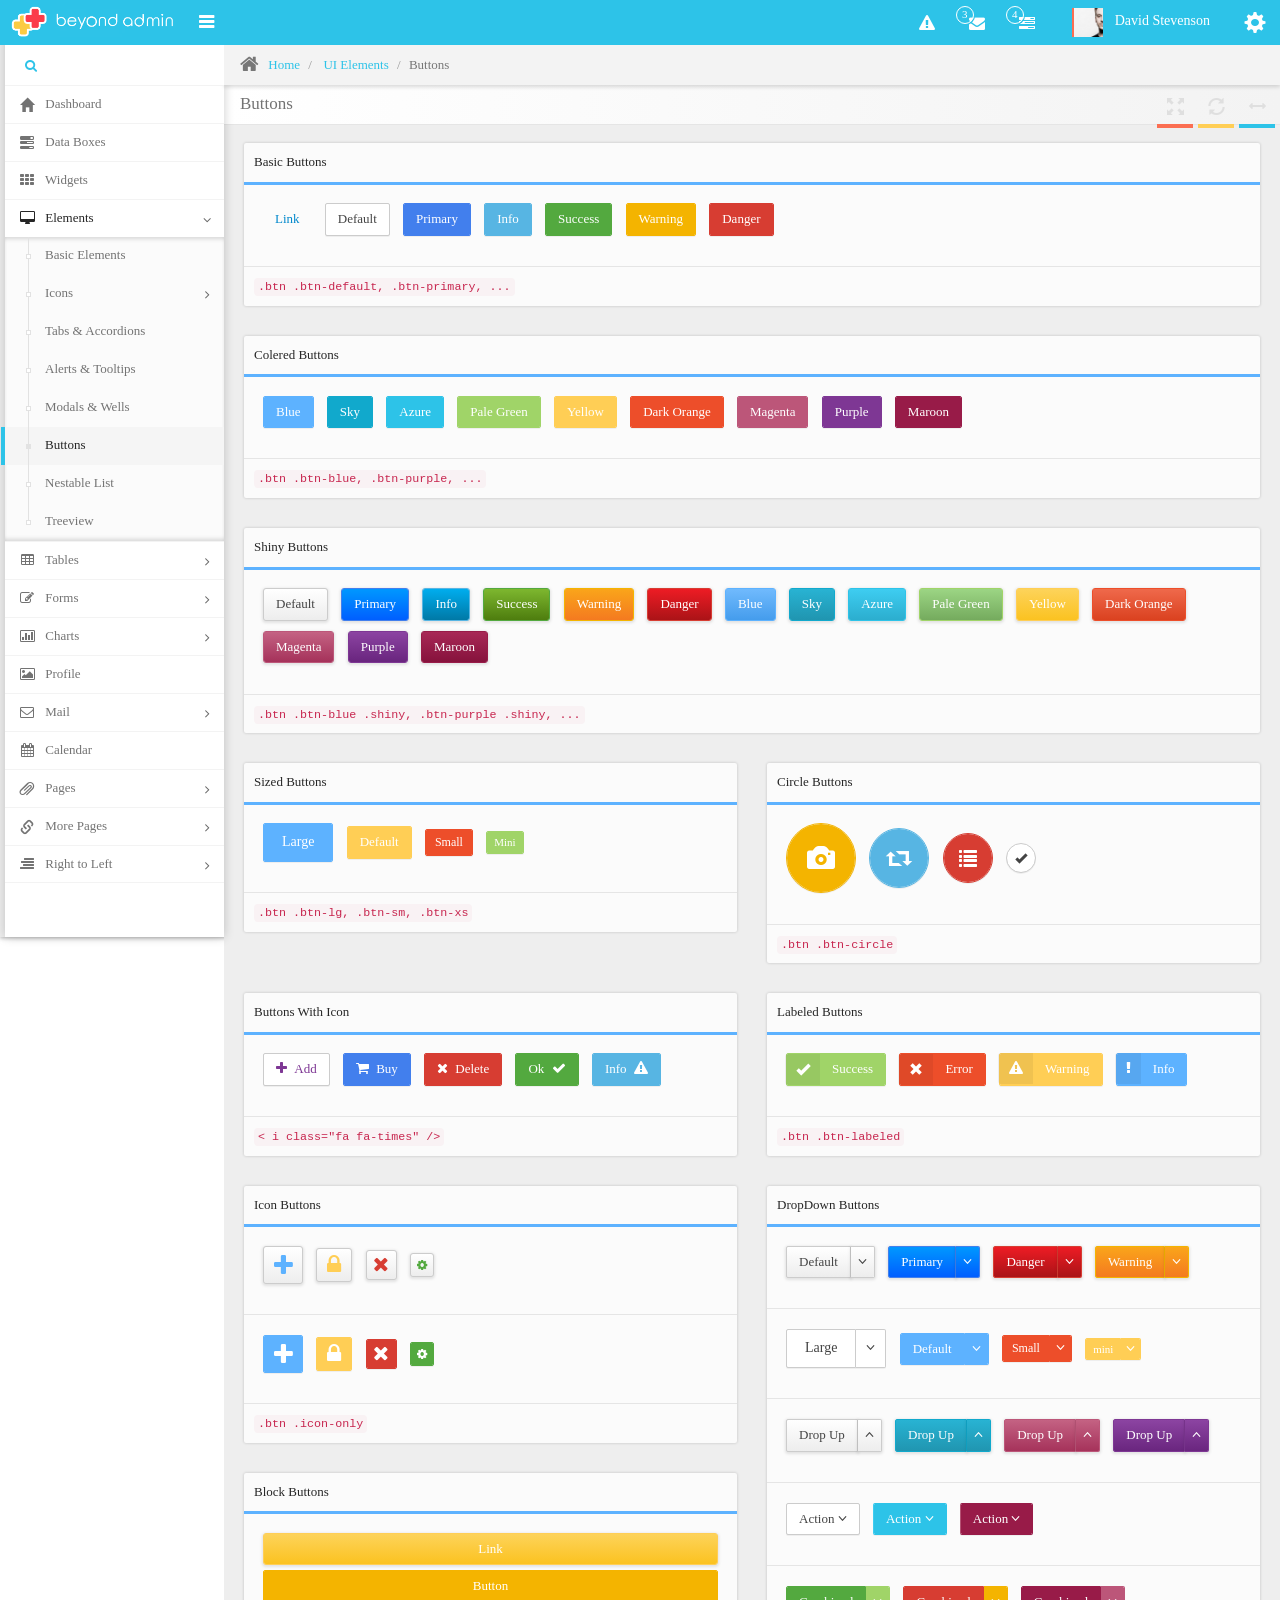
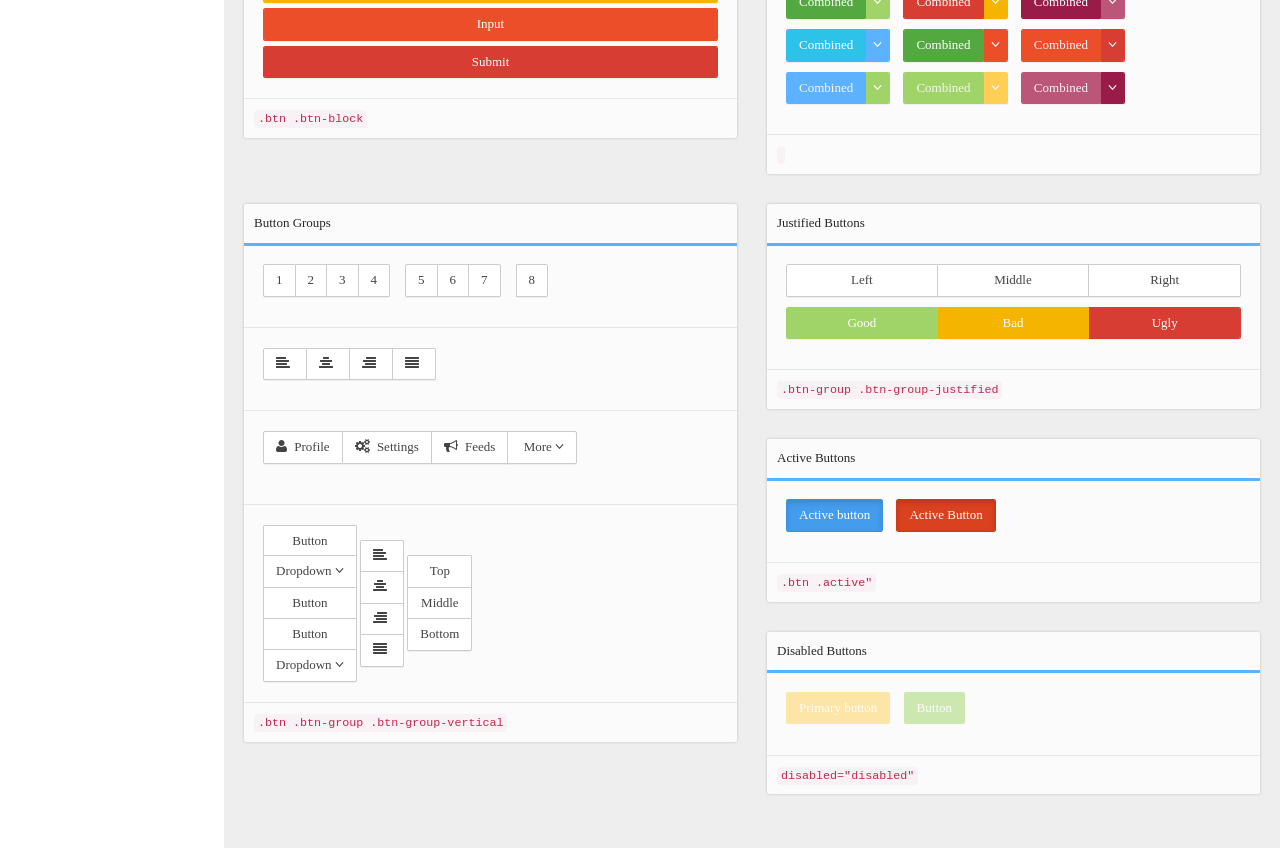
<file: frontend/views/layouts/BeyondAdmin/buttons.html>
﻿<!DOCTYPE html>
<!--
BeyondAdmin - Responsive Admin Dashboard Template build with Twitter Bootstrap 3.2.0
Version: 1.0.0
Purchase: http://wrapbootstrap.com
-->

<html xmlns="http://www.w3.org/1999/xhtml">
<!-- Head -->
<head>
    <meta charset="utf-8" />
    <title>Buttons</title>

    <meta name="description" content="buttons" />
    <meta name="viewport" content="width=device-width, initial-scale=1.0" />
    <meta http-equiv="Content-Type" content="text/html; charset=utf-8" />
    <link rel="shortcut icon" href="assets/img/favicon.png" type="image/x-icon">

    <!--Basic Styles-->
    <link href="assets/css/bootstrap.min.css" rel="stylesheet" />
    <link id="bootstrap-rtl-link" href="" rel="stylesheet" />
    <link href="assets/css/font-awesome.min.css" rel="stylesheet" />
    <link href="assets/css/weather-icons.min.css" rel="stylesheet" />

    <!--Fonts-->
<!--     <link href="http://fonts.useso.com/css?family=Open+Sans:300italic,400italic,600italic,700italic,400,600,700,300" rel="stylesheet" type="text/css"> -->

    <!--Beyond styles-->
    <link id="beyond-link" href="assets/css/beyond.min.css" rel="stylesheet" />
    <link href="assets/css/demo.min.css" rel="stylesheet" />
    <link href="assets/css/typicons.min.css" rel="stylesheet" />
    <link href="assets/css/animate.min.css" rel="stylesheet" />
    <link id="skin-link" href="" rel="stylesheet" type="text/css" />

    <!--Skin Script: Place this script in head to load scripts for skins and rtl support-->
    <script src="assets/js/skins.min.js"></script>
</head>
<!-- /Head -->
<!-- Body -->
<body>
    <!-- Loading Container -->
    <div class="loading-container">
        <div class="loading-progress">
            <div class="rotator">
                <div class="rotator">
                    <div class="rotator colored">
                        <div class="rotator">
                            <div class="rotator colored">
                                <div class="rotator colored"></div>
                                <div class="rotator"></div>
                            </div>
                            <div class="rotator colored"></div>
                        </div>
                        <div class="rotator"></div>
                    </div>
                    <div class="rotator"></div>
                </div>
                <div class="rotator"></div>
            </div>
            <div class="rotator"></div>
        </div>
    </div>
    <!--  /Loading Container -->
    <!-- Navbar -->
    <div class="navbar">
        <div class="navbar-inner">
            <div class="navbar-container">
                <!-- Navbar Barnd -->
                <div class="navbar-header pull-left">
                    <a href="#" class="navbar-brand">
                        <small>
                            <img src="assets/img/logo.png" alt="" />
                        </small>
                    </a>
                </div>
                <!-- /Navbar Barnd -->
                <!-- Sidebar Collapse -->
                <div class="sidebar-collapse" id="sidebar-collapse">
                    <i class="collapse-icon fa fa-bars"></i>
                </div>
                <!-- /Sidebar Collapse -->
                <!-- Account Area and Settings --->
                <div class="navbar-header pull-right">
                    <div class="navbar-account">
                        <ul class="account-area">
                            <li>
                                <a class=" dropdown-toggle" data-toggle="dropdown" title="Help" href="#">
                                    <i class="icon fa fa-warning"></i>
                                </a>
                                <!--Notification Dropdown-->
                                <ul class="pull-right dropdown-menu dropdown-arrow dropdown-notifications">
                                    <li>
                                        <a href="#">
                                            <div class="clearfix">
                                                <div class="notification-icon">
                                                    <i class="fa fa-phone bg-themeprimary white"></i>
                                                </div>
                                                <div class="notification-body">
                                                    <span class="title">Skype meeting with Patty</span>
                                                    <span class="description">01:00 pm</span>
                                                </div>
                                                <div class="notification-extra">
                                                    <i class="fa fa-clock-o themeprimary"></i>
                                                    <span class="description">office</span>
                                                </div>
                                            </div>
                                        </a>
                                    </li>
                                    <li>
                                        <a href="#">
                                            <div class="clearfix">
                                                <div class="notification-icon">
                                                    <i class="fa fa-check bg-darkorange white"></i>
                                                </div>
                                                <div class="notification-body">
                                                    <span class="title">Uncharted break</span>
                                                    <span class="description">03:30 pm - 05:15 pm</span>
                                                </div>
                                                <div class="notification-extra">
                                                    <i class="fa fa-clock-o darkorange"></i>
                                                </div>
                                            </div>
                                        </a>
                                    </li>
                                    <li>
                                        <a href="#">
                                            <div class="clearfix">
                                                <div class="notification-icon">
                                                    <i class="fa fa-gift bg-warning white"></i>
                                                </div>
                                                <div class="notification-body">
                                                    <span class="title">Kate birthday party</span>
                                                    <span class="description">08:30 pm</span>
                                                </div>
                                                <div class="notification-extra">
                                                    <i class="fa fa-calendar warning"></i>
                                                    <i class="fa fa-clock-o warning"></i>
                                                    <span class="description">at home</span>
                                                </div>
                                            </div>
                                        </a>
                                    </li>
                                    <li>
                                        <a href="#">
                                            <div class="clearfix">
                                                <div class="notification-icon">
                                                    <i class="fa fa-glass bg-success white"></i>
                                                </div>
                                                <div class="notification-body">
                                                    <span class="title">Dinner with friends</span>
                                                    <span class="description">10:30 pm</span>
                                                </div>
                                            </div>
                                        </a>
                                    </li>
                                    <li class="dropdown-footer ">
                                        <span>
                                            Today, March 28
                                        </span>
                                        <span class="pull-right">
                                            10°c
                                            <i class="wi wi-cloudy"></i>
                                        </span>
                                    </li>
                                </ul>
                                <!--/Notification Dropdown-->
                            </li>
                            <li>
                                <a class="wave in dropdown-toggle" data-toggle="dropdown" title="Help" href="#">
                                    <i class="icon fa fa-envelope"></i>
                                    <span class="badge">3</span>
                                </a>
                                <!--Messages Dropdown-->
                                <ul class="pull-right dropdown-menu dropdown-arrow dropdown-messages">
                                    <li>
                                        <a href="#">
                                            <img src="assets/img/avatars/divyia.jpg" class="message-avatar" alt="Divyia Austin">
                                            <div class="message">
                                                <span class="message-sender">
                                                    Divyia Austin
                                                </span>
                                                <span class="message-time">
                                                    2 minutes ago
                                                </span>
                                                <span class="message-subject">
                                                    Here's the recipe for apple pie
                                                </span>
                                                <span class="message-body">
                                                    to identify the sending application when the senders image is shown for the main icon
                                                </span>
                                            </div>
                                        </a>
                                    </li>
                                    <li>
                                        <a href="#">
                                            <img src="assets/img/avatars/bing.png" class="message-avatar" alt="Microsoft Bing">
                                            <div class="message">
                                                <span class="message-sender">
                                                    Bing.com
                                                </span>
                                                <span class="message-time">
                                                    Yesterday
                                                </span>
                                                <span class="message-subject">
                                                    Bing Newsletter: The January Issue‏
                                                </span>
                                                <span class="message-body">
                                                    Discover new music just in time for the Grammy® Awards.
                                                </span>
                                            </div>
                                        </a>
                                    </li>
                                    <li>
                                        <a href="#">
                                            <img src="assets/img/avatars/adam-jansen.jpg" class="message-avatar" alt="Divyia Austin">
                                            <div class="message">
                                                <span class="message-sender">
                                                    Nicolas
                                                </span>
                                                <span class="message-time">
                                                    Friday, September 22
                                                </span>
                                                <span class="message-subject">
                                                    New 4K Cameras
                                                </span>
                                                <span class="message-body">
                                                    The 4K revolution has come over the horizon and is reaching the general populous
                                                </span>
                                            </div>
                                        </a>
                                    </li>
                                </ul>
                                <!--/Messages Dropdown-->
                            </li>

                            <li>
                                <a class="dropdown-toggle" data-toggle="dropdown" title="Tasks" href="#">
                                    <i class="icon fa fa-tasks"></i>
                                    <span class="badge">4</span>
                                </a>
                                <!--Tasks Dropdown-->
                                <ul class="pull-right dropdown-menu dropdown-tasks dropdown-arrow ">
                                    <li class="dropdown-header bordered-darkorange">
                                        <i class="fa fa-tasks"></i>
                                        4 Tasks In Progress
                                    </li>

                                    <li>
                                        <a href="#">
                                            <div class="clearfix">
                                                <span class="pull-left">Account Creation</span>
                                                <span class="pull-right">65%</span>
                                            </div>

                                            <div class="progress progress-xs">
                                                <div style="width:65%" class="progress-bar"></div>
                                            </div>
                                        </a>
                                    </li>

                                    <li>
                                        <a href="#">
                                            <div class="clearfix">
                                                <span class="pull-left">Profile Data</span>
                                                <span class="pull-right">35%</span>
                                            </div>

                                            <div class="progress progress-xs">
                                                <div style="width:35%" class="progress-bar progress-bar-success"></div>
                                            </div>
                                        </a>
                                    </li>

                                    <li>
                                        <a href="#">
                                            <div class="clearfix">
                                                <span class="pull-left">Updating Resume</span>
                                                <span class="pull-right">75%</span>
                                            </div>

                                            <div class="progress progress-xs">
                                                <div style="width:75%" class="progress-bar progress-bar-darkorange"></div>
                                            </div>
                                        </a>
                                    </li>

                                    <li>
                                        <a href="#">
                                            <div class="clearfix">
                                                <span class="pull-left">Adding Contacts</span>
                                                <span class="pull-right">10%</span>
                                            </div>

                                            <div class="progress progress-xs">
                                                <div style="width:10%" class="progress-bar progress-bar-warning"></div>
                                            </div>
                                        </a>
                                    </li>

                                    <li class="dropdown-footer">
                                        <a href="#">
                                            See All Tasks
                                        </a>
                                        <button class="btn btn-xs btn-default shiny darkorange icon-only pull-right"><i class="fa fa-check"></i></button>
                                    </li>
                                </ul>
                                <!--/Tasks Dropdown-->
                            </li>
                            <li>
                                <a class="login-area dropdown-toggle" data-toggle="dropdown">
                                    <div class="avatar" title="View your public profile">
                                        <img src="assets/img/avatars/adam-jansen.jpg">
                                    </div>
                                    <section>
                                        <h2><span class="profile"><span>David Stevenson</span></span></h2>
                                    </section>
                                </a>
                                <!--Login Area Dropdown-->
                                <ul class="pull-right dropdown-menu dropdown-arrow dropdown-login-area">
                                    <li class="username"><a>David Stevenson</a></li>
                                    <li class="email"><a>David.Stevenson@live.com</a></li>
                                    <!--Avatar Area-->
                                    <li>
                                        <div class="avatar-area">
                                            <img src="assets/img/avatars/adam-jansen.jpg" class="avatar">
                                            <span class="caption">Change Photo</span>
                                        </div>
                                    </li>
                                    <!--Avatar Area-->
                                    <li class="edit">
                                        <a href="profile.html" class="pull-left">Profile</a>
                                        <a href="#" class="pull-right">Setting</a>
                                    </li>
                                    <!--Theme Selector Area-->
                                    <li class="theme-area">
                                        <ul class="colorpicker" id="skin-changer">
                                            <li><a class="colorpick-btn" href="#" style="background-color:#5DB2FF;" rel="assets/css/skins/blue.min.css"></a></li>
                                            <li><a class="colorpick-btn" href="#" style="background-color:#2dc3e8;" rel="assets/css/skins/azure.min.css"></a></li>
                                            <li><a class="colorpick-btn" href="#" style="background-color:#03B3B2;" rel="assets/css/skins/teal.min.css"></a></li>
                                            <li><a class="colorpick-btn" href="#" style="background-color:#53a93f;" rel="assets/css/skins/green.min.css"></a></li>
                                            <li><a class="colorpick-btn" href="#" style="background-color:#FF8F32;" rel="assets/css/skins/orange.min.css"></a></li>
                                            <li><a class="colorpick-btn" href="#" style="background-color:#cc324b;" rel="assets/css/skins/pink.min.css"></a></li>
                                            <li><a class="colorpick-btn" href="#" style="background-color:#AC193D;" rel="assets/css/skins/darkred.min.css"></a></li>
                                            <li><a class="colorpick-btn" href="#" style="background-color:#8C0095;" rel="assets/css/skins/purple.min.css"></a></li>
                                            <li><a class="colorpick-btn" href="#" style="background-color:#0072C6;" rel="assets/css/skins/darkblue.min.css"></a></li>
                                            <li><a class="colorpick-btn" href="#" style="background-color:#585858;" rel="assets/css/skins/gray.min.css"></a></li>
                                            <li><a class="colorpick-btn" href="#" style="background-color:#474544;" rel="assets/css/skins/black.min.css"></a></li>
                                            <li><a class="colorpick-btn" href="#" style="background-color:#001940;" rel="assets/css/skins/deepblue.min.css"></a></li>
                                        </ul>
                                    </li>
                                    <!--/Theme Selector Area-->
                                    <li class="dropdown-footer">
                                        <a href="login.html">
                                            Sign out
                                        </a>
                                    </li>
                                </ul>
                                <!--/Login Area Dropdown-->
                            </li>
                            <!-- /Account Area -->
                            <!--Note: notice that setting div must start right after account area list.
                            no space must be between these elements-->
                            <!-- Settings -->
                        </ul><div class="setting">
                            <a id="btn-setting" title="Setting" href="#">
                                <i class="icon glyphicon glyphicon-cog"></i>
                            </a>
                        </div><div class="setting-container">
                            <label>
                                <input type="checkbox" id="checkbox_fixednavbar">
                                <span class="text">Fixed Navbar</span>
                            </label>
                            <label>
                                <input type="checkbox" id="checkbox_fixedsidebar">
                                <span class="text">Fixed SideBar</span>
                            </label>
                            <label>
                                <input type="checkbox" id="checkbox_fixedbreadcrumbs">
                                <span class="text">Fixed BreadCrumbs</span>
                            </label>
                            <label>
                                <input type="checkbox" id="checkbox_fixedheader">
                                <span class="text">Fixed Header</span>
                            </label>
                        </div>
                        <!-- Settings -->
                    </div>
                </div>
                <!-- /Account Area and Settings -->
            </div>
        </div>
    </div>
    <!-- /Navbar -->
    <!-- Main Container -->
    <div class="main-container container-fluid">
        <!-- Page Container -->
        <div class="page-container">
            <!-- Page Sidebar -->
            <div class="page-sidebar" id="sidebar">
                <!-- Page Sidebar Header-->
                <div class="sidebar-header-wrapper">
                    <input type="text" class="searchinput" />
                    <i class="searchicon fa fa-search"></i>
                    <div class="searchhelper">Search Reports, Charts, Emails or Notifications</div>
                </div>
                <!-- /Page Sidebar Header -->
                <!-- Sidebar Menu -->
                <ul class="nav sidebar-menu">
                    <!--Dashboard-->
                    <li>
                        <a href="index.html">
                            <i class="menu-icon glyphicon glyphicon-home"></i>
                            <span class="menu-text"> Dashboard </span>
                        </a>
                    </li>
                    <!--Databoxes-->
                    <li>
                        <a href="databoxes.html">
                            <i class="menu-icon glyphicon glyphicon-tasks"></i>
                            <span class="menu-text"> Data Boxes </span>
                        </a>
                    </li>
                    <!--Widgets-->
                    <li>
                        <a href="widgets.html">
                            <i class="menu-icon fa fa-th"></i>
                            <span class="menu-text"> Widgets </span>
                        </a>
                    </li>
                    <!--UI Elements-->
                    <li class ="active open">
                        <a href="#" class="menu-dropdown">
                            <i class="menu-icon fa fa-desktop"></i>
                            <span class="menu-text"> Elements </span>

                            <i class="menu-expand"></i>
                        </a>

                        <ul class="submenu">
                            <li>
                                <a href="elements.html">
                                    <span class="menu-text">Basic Elements</span>
                                </a>
                            </li>
                            <li>
                                <a href="#" class="menu-dropdown">
                                    <span class="menu-text">
                                        Icons
                                    </span>
                                    <i class="menu-expand"></i>
                                </a>

                                <ul class="submenu">
                                    <li>
                                        <a href="font-awesome.html">
                                            <i class="menu-icon fa fa-rocket"></i>
                                            <span class="menu-text">Font Awesome</span>
                                        </a>
                                    </li>
                                    <li>
                                        <a href="glyph-icons.html">
                                            <i class="menu-icon glyphicon glyphicon-stats"></i>
                                            <span class="menu-text">Glyph Icons</span>
                                        </a>
                                    </li>
                                    <li>
                                        <a href="typicon.html">
                                            <i class="menu-icon typcn typcn-location-outline"></i>
                                            <span class="menu-text"> Typicons</span>
                                        </a>
                                    </li>
                                    <li>
                                        <a href="weather-icons.html">
                                            <i class="menu-icon wi-day-snow"></i>
                                            <span class="menu-text">Weather Icons</span>
                                        </a>
                                    </li>
                                </ul>
                            </li>
                            <li>
                                <a href="tabs.html">
                                    <span class="menu-text">Tabs & Accordions</span>
                                </a>
                            </li>
                            <li>
                                <a href="alerts.html">
                                    <span class="menu-text">Alerts & Tooltips</span>
                                </a>
                            </li>
                            <li>
                                <a href="modals.html">
                                    <span class="menu-text">Modals & Wells</span>
                                </a>
                            </li>
                            <li class ="active">
                                <a href="buttons.html">
                                    <span class="menu-text">Buttons</span>
                                </a>
                            </liclass>
                            <li>
                                <a href="nestable-list.html">
                                    <span class="menu-text"> Nestable List</span>
                                </a>
                            </li>
                            <li>
                                <a href="treeview.html">
                                    <span class="menu-text">Treeview</span>
                                </a>
                            </li>
                        </ul>
                    </liclass>
                    <!--Tables-->
                    <li>
                        <a href="#" class="menu-dropdown">
                            <i class="menu-icon fa fa-table"></i>
                            <span class="menu-text"> Tables </span>

                            <i class="menu-expand"></i>
                        </a>

                        <ul class="submenu">
                            <li>
                                <a href="tables-simple.html">
                                    <span class="menu-text">Simple & Responsive</span>
                                </a>
                            </li>
                            <li>
                                <a href="tables-data.html">
                                    <span class="menu-text">Data Tables</span>
                                </a>
                            </li>
                        </ul>
                    </li>
                    <!--Forms-->
                    <li>
                        <a href="#" class="menu-dropdown">
                            <i class="menu-icon fa fa-pencil-square-o"></i>
                            <span class="menu-text"> Forms </span>

                            <i class="menu-expand"></i>
                        </a>

                        <ul class="submenu">
                            <li>
                                <a href="form-layouts.html">
                                    <span class="menu-text">Form Layouts</span>
                                </a>
                            </li>

                            <li>
                                <a href="form-inputs.html">
                                    <span class="menu-text">Form Inputs</span>
                                </a>
                            </li>

                            <li>
                                <a href="form-pickers.html">
                                    <span class="menu-text">Data Pickers</span>
                                </a>
                            </li>
                            <li>
                                <a href="form-wizard.html">
                                    <span class="menu-text">Wizard</span>
                                </a>
                            </li>
                            <li>
                                <a href="form-validation.html">
                                    <span class="menu-text">Validation</span>
                                </a>
                            </li>
                            <li>
                                <a href="form-editors.html">
                                    <span class="menu-text">Editors</span>
                                </a>
                            </li>
                        </ul>
                    </li>
                    <!--Charts-->
                    <li>
                        <a href="#" class="menu-dropdown">
                            <i class="menu-icon fa fa-bar-chart-o"></i>
                            <span class="menu-text"> Charts </span>

                            <i class="menu-expand"></i>
                        </a>

                        <ul class="submenu">
                            <li>
                                <a href="flot.html">
                                    <span class="menu-text">Flot Charts</span>
                                </a>
                            </li>

                            <li>
                                <a href="morris.html">
                                    <span class="menu-text"> Morris Charts</span>
                                </a>
                            </li>
                            <li>
                                <a href="sparkline.html">
                                    <span class="menu-text">Sparkline Charts</span>
                                </a>
                            </li>
                            <li>
                                <a href="easypiecharts.html">
                                    <span class="menu-text">Easy Pie Charts</span>
                                </a>
                            </li>
                            <li>
                                <a href="chartjs.html">
                                    <span class="menu-text"> ChartJS</span>
                                </a>
                            </li>
                        </ul>
                    </li>
                    <!--Profile-->
                    <li>
                        <a href="profile.html">
                            <i class="menu-icon fa fa-picture-o"></i>
                            <span class="menu-text">Profile</span>
                        </a>
                    </li>
                    <!--Mail-->
                    <li>
                        <a href="#" class="menu-dropdown">
                            <i class="menu-icon fa fa-envelope-o"></i>
                            <span class="menu-text"> Mail </span>

                            <i class="menu-expand"></i>
                        </a>

                        <ul class="submenu">
                            <li>
                                <a href="inbox.html">
                                    <span class="menu-text">Inbox</span>
                                </a>
                            </li>

                            <li>
                                <a href="message-view.html">
                                    <span class="menu-text">View Message</span>
                                </a>
                            </li>
                            <li>
                                <a href="message-compose.html">
                                    <span class="menu-text">Compose Message</span>
                                </a>
                            </li>
                        </ul>
                    </li>
                    <!--Calendar-->
                    <li>
                        <a href="calendar.html">
                            <i class="menu-icon fa fa-calendar"></i>
                            <span class="menu-text">
                                Calendar
                            </span>
                        </a>
                    </li>
                    <!--Pages-->
                    <li>
                        <a href="#" class="menu-dropdown">
                            <i class="menu-icon glyphicon glyphicon-paperclip"></i>
                            <span class="menu-text"> Pages </span>

                            <i class="menu-expand"></i>
                        </a>
                        <ul class="submenu">
                            <li>
                                <a href="timeline.html">
                                    <span class="menu-text">Timeline</span>
                                </a>
                            </li>
                            <li>
                                <a href="pricing.html">
                                    <span class="menu-text">Pricing Tables</span>
                                </a>
                            </li>

                            <li>
                                <a href="invoice.html">
                                    <span class="menu-text">Invoice</span>
                                </a>
                            </li>

                            <li>
                                <a href="login.html">
                                    <span class="menu-text">Login</span>
                                </a>
                            </li>
                            <li>
                                <a href="register.html">
                                    <span class="menu-text">Register</span>
                                </a>
                            </li>
                            <li>
                                <a href="lock.html">
                                    <span class="menu-text">Lock Screen</span>
                                </a>
                            </li>
                            <li>
                                <a href="typography.html">
                                    <span class="menu-text"> Typography </span>
                                </a>
                            </li>
                        </ul>
                    </li>
                    <!--More Pages-->
                    <li>
                        <a href="#" class="menu-dropdown">
                            <i class="menu-icon glyphicon glyphicon-link"></i>

                            <span class="menu-text">
                                More Pages
                            </span>

                            <i class="menu-expand"></i>
                        </a>

                        <ul class="submenu">
                            <li>
                                <a href="error-404.html">
                                    <span class="menu-text">Error 404</span>
                                </a>
                            </li>

                            <li>
                                <a href="error-500.html">
                                    <span class="menu-text"> Error 500</span>
                                </a>
                            </li>
                            <li>
                                <a href="blank.html">
                                    <span class="menu-text">Blank Page</span>
                                </a>
                            </li>
                            <li>
                                <a href="grid.html">
                                    <span class="menu-text"> Grid</span>
                                </a>
                            </li>
                            <li>
                                <a href="#" class="menu-dropdown">
                                    <span class="menu-text">
                                        Multi Level Menu
                                    </span>
                                    <i class="menu-expand"></i>
                                </a>

                                <ul class="submenu">
                                    <li>
                                        <a href="#">
                                            <i class="menu-icon fa fa-camera"></i>
                                            <span class="menu-text">Level 3</span>
                                        </a>
                                    </li>

                                    <li>
                                        <a href="#" class="menu-dropdown">
                                            <i class="menu-icon fa fa-asterisk"></i>

                                            <span class="menu-text">
                                                Level 4
                                            </span>
                                            <i class="menu-expand"></i>
                                        </a>

                                        <ul class="submenu">
                                            <li>
                                                <a href="#">
                                                    <i class="menu-icon fa fa-bolt"></i>
                                                    <span class="menu-text">Some Item</span>
                                                </a>
                                            </li>

                                            <li>
                                                <a href="#">
                                                    <i class="menu-icon fa fa-bug"></i>
                                                    <span class="menu-text">Another Item</span>
                                                </a>
                                            </li>
                                        </ul>
                                    </li>
                                </ul>
                            </li>
                        </ul>
                    </li>
                    <!--Right to Left-->
                    <li>
                        <a href="#" class="menu-dropdown">
                            <i class="menu-icon fa fa-align-right"></i>
                            <span class="menu-text"> Right to Left </span>

                            <i class="menu-expand"></i>
                        </a>
                        <ul class="submenu">
                            <li>
                                <a>
                                    <span class="menu-text">RTL</span>
                                    <label class="pull-right margin-top-10">
                                        <input id="rtl-changer" class="checkbox-slider slider-icon colored-primary" type="checkbox">
                                        <span class="text"></span>
                                    </label>
                                </a>
                            </li>
                            <li>
                                <a href="index-rtl-ar.html">
                                    <span class="menu-text">Arabic Layout</span>
                                </a>
                            </li>

                            <li>
                                <a href="index-rtl-fa.html">
                                    <span class="menu-text">Persian Layout</span>
                                </a>
                            </li>
                        </ul>
                    </li>
                </ul>
                <!-- /Sidebar Menu -->
            </div>
            <!-- /Page Sidebar -->
            <!-- Page Content -->
            <div class="page-content">
                <!-- Page Breadcrumb -->
                <div class="page-breadcrumbs">
                    <ul class="breadcrumb">
                        <li>
                            <i class="fa fa-home"></i>
                            <a href="#">Home</a>
                        </li>
                        <li>
                            <a href="#">UI Elements</a>
                        </li>
                        <li class="active">Buttons</li>
                    </ul>
                </div>
                <!-- /Page Breadcrumb -->
                <!-- Page Header -->
                <div class="page-header position-relative">
                    <div class="header-title">
                        <h1>
                            Buttons
                        </h1>
                    </div>
                    <!--Header Buttons-->
                    <div class="header-buttons">
                        <a class="sidebar-toggler" href="#">
                            <i class="fa fa-arrows-h"></i>
                        </a>
                        <a class="refresh" id="refresh-toggler" href="">
                            <i class="glyphicon glyphicon-refresh"></i>
                        </a>
                        <a class="fullscreen" id="fullscreen-toggler" href="#">
                            <i class="glyphicon glyphicon-fullscreen"></i>
                        </a>
                    </div>
                    <!--Header Buttons End-->
                </div>
                <!-- /Page Header -->
                <!-- Page Body -->
                <div class="page-body">
                    <div class="row">
                        <div class="col-lg-12 col-sm-12 col-xs-12">
                            <div class="well with-header with-footer">
                                <div class="header bordered-blue">Basic Buttons</div>
                                <div class="buttons-preview">
                                    <a class="btn btn-link">Link</a>
                                    <a href="javascript:void(0);" class="btn btn-default">Default</a>
                                    <a href="javascript:void(0);" class="btn btn-primary">Primary</a>
                                    <a href="javascript:void(0);" class="btn btn-info">Info</a>
                                    <a href="javascript:void(0);" class="btn btn-success">Success</a>
                                    <a href="javascript:void(0);" class="btn btn-warning">Warning</a>
                                    <a href="javascript:void(0);" class="btn btn-danger">Danger</a>
                                </div>
                                <div class="footer"><code>.btn .btn-default, .btn-primary, ...</code></div>
                            </div>
                        </div>
                    </div>
                    <div class="row">
                        <div class="col-lg-12 col-sm-12 col-xs-12">
                            <div class="well with-header  with-footer">
                                <div class="header bordered-blue">Colered Buttons</div>
                                <div class="buttons-preview">
                                    <a href="javascript:void(0);" class="btn btn-blue">Blue</a>
                                    <a href="javascript:void(0);" class="btn btn-sky">Sky</a>
                                    <a href="javascript:void(0);" class="btn btn-azure">Azure</a>
                                    <a href="javascript:void(0);" class="btn btn-palegreen">Pale Green</a>
                                    <a href="javascript:void(0);" class="btn btn-yellow">Yellow</a>
                                    <a href="javascript:void(0);" class="btn btn-darkorange">Dark Orange</a>
                                    <a href="javascript:void(0);" class="btn btn-magenta">Magenta</a>
                                    <a href="javascript:void(0);" class="btn btn-purple">Purple</a>
                                    <a href="javascript:void(0);" class="btn btn-maroon">Maroon</a>
                                </div>
                                <div class="footer"><code>.btn .btn-blue, .btn-purple, ...</code></div>
                            </div>
                        </div>
                    </div>
                    <div class="row">
                        <div class="col-lg-12 col-sm-12 col-xs-12">
                            <div class="well with-header  with-footer">
                                <div class="header bordered-blue">Shiny Buttons</div>
                                <div class="buttons-preview">
                                    <a href="javascript:void(0);" class="btn btn-default shiny">Default</a>
                                    <a href="javascript:void(0);" class="btn btn-primary shiny">Primary</a>
                                    <a href="javascript:void(0);" class="btn btn-info shiny">Info</a>
                                    <a href="javascript:void(0);" class="btn btn-success shiny">Success</a>
                                    <a href="javascript:void(0);" class="btn btn-warning shiny">Warning</a>
                                    <a href="javascript:void(0);" class="btn btn-danger shiny">Danger</a>
                                    <a href="javascript:void(0);" class="btn btn-blue shiny">Blue</a>
                                    <a href="javascript:void(0);" class="btn btn-sky shiny">Sky</a>
                                    <a href="javascript:void(0);" class="btn btn-azure shiny">Azure</a>
                                    <a href="javascript:void(0);" class="btn btn-palegreen shiny">Pale Green</a>
                                    <a href="javascript:void(0);" class="btn btn-yellow shiny">Yellow</a>
                                    <a href="javascript:void(0);" class="btn btn-darkorange shiny">Dark Orange</a>
                                    <a href="javascript:void(0);" class="btn btn-magenta shiny">Magenta</a>
                                    <a href="javascript:void(0);" class="btn btn-purple shiny">Purple</a>
                                    <a href="javascript:void(0);" class="btn btn-maroon shiny">Maroon</a>
                                </div>
                                <div class="footer"><code>.btn .btn-blue .shiny, .btn-purple .shiny, ...</code></div>
                            </div>
                        </div>
                    </div>
                    <div class="row">
                        <div class="col-lg-6 col-sm-6 col-xs-12">
                            <div class="well with-header  with-footer">
                                <div class="header bordered-blue">Sized Buttons</div>
                                <div class="buttons-preview">
                                    <a href="javascript:void(0);" class="btn btn-blue btn-lg">Large</a>
                                    <a href="javascript:void(0);" class="btn btn-yellow">Default</a>
                                    <a href="javascript:void(0);" class="btn btn-darkorange btn-sm">Small</a>
                                    <a href="javascript:void(0);" class="btn btn-palegreen btn-xs">Mini</a>
                                </div>
                                <div class="footer"><code>.btn .btn-lg, .btn-sm, .btn-xs</code></div>
                            </div>
                        </div>
                        <div class="col-lg-6 col-sm-6 col-xs-12">
                            <div class="well with-header  with-footer">
                                <div class="header bordered-blue">Circle Buttons</div>
                                <div class="buttons-preview">
                                    <a href="javascript:void(0);" class="btn btn-warning  btn-circle btn-lg"><i class="glyphicon glyphicon-camera"></i></a>
                                    <a href="javascript:void(0);" class="btn btn-info  btn-circle"><i class="glyphicon glyphicon-retweet"></i></a>
                                    <a href="javascript:void(0);" class="btn btn-danger btn-circle btn-sm"><i class="glyphicon glyphicon-list"></i></a>
                                    <a href="javascript:void(0);" class="btn btn-default  btn-circle btn-xs"><i class="glyphicon glyphicon-ok"></i></a>
                                </div>
                                <div class="footer"><code>.btn .btn-circle</code></div>
                            </div>
                        </div>
                    </div>
                    <div class="row">
                        <div class="col-lg-6 col-sm-6 col-xs-12">
                            <div class="well with-header with-footer">
                                <div class="header bordered-blue">Buttons With Icon</div>
                                <div class="buttons-preview">
                                    <a class="btn btn-default purple" href="javascript:void(0);"><i class="fa fa-plus"></i> Add</a>
                                    <a class="btn btn-primary" href="javascript:void(0);"><i class="fa fa-shopping-cart"></i> Buy</a>
                                    <a class="btn btn-danger" href="javascript:void(0);"><i class="fa fa-times"></i> Delete</a>
                                    <a class="btn btn-success" href="javascript:void(0);">Ok <i class="fa fa-check right"></i></a>
                                    <a class="btn btn-info" href="javascript:void(0);">Info <i class="fa fa-warning right"></i></a>

                                </div>
                                <div class="footer"><code>< i class="fa fa-times" /></code></div>
                            </div>
                        </div>
                        <div class="col-lg-6 col-sm-6 col-xs-12">
                            <div class="well with-header with-footer">
                                <div class="header bordered-blue">Labeled Buttons</div>
                                <div class="buttons-preview">
                                    <a href="javascript:void(0);" class="btn btn-labeled btn-palegreen">
                                        <i class="btn-label glyphicon glyphicon-ok"></i>Success
                                    </a>
                                    <a href="javascript:void(0);" class="btn btn-labeled btn-darkorange">
                                        <i class="btn-label glyphicon glyphicon-remove"></i>Error
                                    </a>
                                    <a href="javascript:void(0);" class="btn btn-labeled btn-yellow">
                                        <i class="btn-label fa fa-warning"></i>Warning
                                    </a>
                                    <a href="javascript:void(0);" class="btn btn-labeled btn-blue">
                                        <i class="btn-label fa fa-exclamation"></i>Info
                                    </a>
                                </div>
                                <div class="footer"><code>.btn .btn-labeled</code></div>
                            </div>
                        </div>
                    </div>
                    <div class="row">
                        <div class="col-lg-6 col-sm-6 col-xs-12">
                            <div class="well with-header with-footer">
                                <div class="header bordered-blue">Icon Buttons</div>
                                <div class="buttons-preview">
                                    <a class="btn btn-default btn-lg shiny icon-only blue" href="javascript:void(0);"><i class="fa fa-plus"></i></a>
                                    <a class="btn btn-default shiny icon-only yellow" href="javascript:void(0);"><i class="fa fa-lock "></i></a>
                                    <a class="btn btn-default btn-sm shiny icon-only danger" href="javascript:void(0);"><i class="fa fa-times "></i></a>
                                    <a class="btn btn-default btn-xs shiny icon-only success" href="javascript:void(0);"><i class="fa fa-cog"></i></a>
                                    <hr class="wide" />
                                    <a class="btn btn-blue btn-lg icon-only white" href="javascript:void(0);"><i class="fa fa-plus"></i></a>
                                    <a class="btn btn-yellow icon-only white" href="javascript:void(0);"><i class="fa fa-lock"></i></a>
                                    <a class="btn btn-danger btn-sm icon-only white" href="javascript:void(0);"><i class="fa fa-times "></i></a>
                                    <a class="btn btn-success btn-xs icon-only white" href="javascript:void(0);"><i class="fa fa-cog"></i></a>
                                </div>
                                <div class="footer"><code>.btn .icon-only</code></div>
                            </div>
                            <div class="well with-header with-footer">
                                <div class="header bordered-blue">Block Buttons</div>
                                <div class="clearfix">
                                    <a href="#" class="btn btn-yellow btn-block shiny">Link</a>
                                    <button class="btn btn-warning btn-block">Button</button>
                                    <input type="button" class="btn btn-darkorange btn-block" value="Input">
                                    <input type="submit" class="btn btn-danger btn-block" value="Submit">
                                </div>
                                <div class="footer"><code>.btn .btn-block</code></div>
                            </div>
                        </div>
                        <div class="col-lg-6 col-sm-6 col-xs-12">
                            <div class="well with-header with-footer">
                                <div class="header bordered-blue">DropDown Buttons</div>
                                <div class="buttons-preview">
                                    <div class="btn-group">
                                        <a class="btn btn-default shiny " href="javascript:void(0);">Default</a>
                                        <a class="btn btn-default  dropdown-toggle shiny" data-toggle="dropdown" href="javascript:void(0);"><i class="fa fa-angle-down"></i></a>
                                        <ul class="dropdown-menu">
                                            <li>
                                                <a href="javascript:void(0);">Action</a>
                                            </li>
                                            <li>
                                                <a href="javascript:void(0);">Another action</a>
                                            </li>
                                            <li>
                                                <a href="javascript:void(0);">Something else here</a>
                                            </li>
                                            <li class="divider"></li>
                                            <li>
                                                <a href="javascript:void(0);">Separated link</a>
                                            </li>
                                        </ul>
                                    </div>
                                    <div class="btn-group">
                                        <a class="btn btn-primary shiny" href="javascript:void(0);">Primary</a>
                                        <a class="btn btn-primary dropdown-toggle shiny" data-toggle="dropdown" href="javascript:void(0);"><i class="fa fa-angle-down"></i></a>
                                        <ul class="dropdown-menu dropdown-primary">
                                            <li>
                                                <a href="javascript:void(0);">Action</a>
                                            </li>
                                            <li>
                                                <a href="javascript:void(0);">Another action</a>
                                            </li>
                                            <li>
                                                <a href="javascript:void(0);">Something else here</a>
                                            </li>
                                            <li class="divider"></li>
                                            <li>
                                                <a href="javascript:void(0);">Separated link</a>
                                            </li>
                                        </ul>
                                    </div>
                                    <div class="btn-group">
                                        <a class="btn btn-danger shiny">Danger</a>
                                        <a class="btn btn-danger dropdown-toggle shiny" data-toggle="dropdown"><i class="fa fa-angle-down"></i></a>
                                        <ul class="dropdown-menu dropdown-danger" role="menu">
                                            <li>
                                                <a href="#">Action</a>
                                            </li>
                                            <li>
                                                <a href="#">Another action</a>
                                            </li>
                                            <li>
                                                <a href="#">Something else here</a>
                                            </li>
                                            <li class="divider">
                                            </li>
                                            <li>
                                                <a href="#">Separated link</a>
                                            </li>
                                        </ul>
                                    </div>
                                    <div class="btn-group">
                                        <a class="btn btn-warning shiny">Warning</a>
                                        <a class="btn btn-warning dropdown-toggle shiny" data-toggle="dropdown"><i class="fa fa-angle-down"></i></a>
                                        <ul class="dropdown-menu dropdown-warning" role="menu">
                                            <li>
                                                <a href="#">Action</a>
                                            </li>
                                            <li>
                                                <a href="#">Another action</a>
                                            </li>
                                            <li>
                                                <a href="#">Something else here</a>
                                            </li>
                                            <li class="divider">
                                            </li>
                                            <li>
                                                <a href="#">Separated link</a>
                                            </li>
                                        </ul>
                                    </div>
                                    <hr class="wide" />
                                    <div class="btn-group">
                                        <a class="btn btn-lg btn-default" href="javascript:void(0);">Large</a>
                                        <a class="btn btn-lg btn-default  dropdown-toggle" data-toggle="dropdown" href="javascript:void(0);"><i class="fa fa-angle-down"></i></a>
                                        <ul class="dropdown-menu">
                                            <li>
                                                <a href="javascript:void(0);">Action</a>
                                            </li>
                                            <li>
                                                <a href="javascript:void(0);">Another action</a>
                                            </li>
                                            <li>
                                                <a href="javascript:void(0);">Something else here</a>
                                            </li>
                                            <li class="divider"></li>
                                            <li>
                                                <a href="javascript:void(0);">Separated link</a>
                                            </li>
                                        </ul>
                                    </div>
                                    <div class="btn-group">
                                        <a class="btn btn-blue" href="javascript:void(0);">Default</a>
                                        <a class="btn btn-blue dropdown-toggle" data-toggle="dropdown" href="javascript:void(0);"><i class="fa fa-angle-down"></i></a>
                                        <ul class="dropdown-menu dropdown-blue">
                                            <li>
                                                <a href="javascript:void(0);">Action</a>
                                            </li>
                                            <li>
                                                <a href="javascript:void(0);">Another action</a>
                                            </li>
                                            <li>
                                                <a href="javascript:void(0);">Something else here</a>
                                            </li>
                                            <li class="divider"></li>
                                            <li>
                                                <a href="javascript:void(0);">Separated link</a>
                                            </li>
                                        </ul>
                                    </div>
                                    <div class="btn-group">
                                        <a class="btn btn-sm btn-darkorange">Small</a>
                                        <a class="btn btn-sm btn-darkorange dropdown-toggle" data-toggle="dropdown"><i class="fa fa-angle-down"></i></a>
                                        <ul class="dropdown-menu dropdown-darkorange" role="menu">
                                            <li>
                                                <a href="#">Action</a>
                                            </li>
                                            <li>
                                                <a href="#">Another action</a>
                                            </li>
                                            <li>
                                                <a href="#">Something else here</a>
                                            </li>
                                            <li class="divider">
                                            </li>
                                            <li>
                                                <a href="#">Separated link</a>
                                            </li>
                                        </ul>
                                    </div>
                                    <div class="btn-group">
                                        <a class="btn btn-xs btn-yellow">mini</a>
                                        <a class="btn btn-xs btn-yellow dropdown-toggle" data-toggle="dropdown"><i class="fa fa-angle-down"></i></a>
                                        <ul class="dropdown-menu dropdown-yellow" role="menu">
                                            <li>
                                                <a href="#">Action</a>
                                            </li>
                                            <li>
                                                <a href="#">Another action</a>
                                            </li>
                                            <li>
                                                <a href="#">Something else here</a>
                                            </li>
                                            <li class="divider">
                                            </li>
                                            <li>
                                                <a href="#">Separated link</a>
                                            </li>
                                        </ul>
                                    </div>
                                    <hr class="wide" />
                                    <div class="btn-group dropup">
                                        <a class="btn btn-default shiny">
                                            Drop Up
                                        </a>
                                        <a class="btn btn-default dropdown-toggle shiny" data-toggle="dropdown">
                                            <i class="fa fa-angle-up"></i>
                                        </a>
                                        <ul class="dropdown-menu">
                                            <li>
                                                <a href="javascript:void(0);">Action</a>
                                            </li>
                                            <li>
                                                <a href="javascript:void(0);">Another action</a>
                                            </li>
                                            <li>
                                                <a href="javascript:void(0);">Something else here</a>
                                            </li>
                                            <li class="divider"></li>
                                            <li>
                                                <a href="javascript:void(0);">Separated link</a>
                                            </li>
                                        </ul>
                                    </div>
                                    <div class="btn-group dropup">
                                        <a class="btn btn-sky shiny">
                                            Drop Up
                                        </a>
                                        <a class="btn btn-sky dropdown-toggle shiny" data-toggle="dropdown">
                                            <i class="fa fa-angle-up"></i>
                                        </a>
                                        <ul class="dropdown-menu dropdown-sky">
                                            <li>
                                                <a href="javascript:void(0);">Action</a>
                                            </li>
                                            <li>
                                                <a href="javascript:void(0);">Another action</a>
                                            </li>
                                            <li>
                                                <a href="javascript:void(0);">Something else here</a>
                                            </li>
                                            <li class="divider"></li>
                                            <li>
                                                <a href="javascript:void(0);">Separated link</a>
                                            </li>
                                        </ul>
                                    </div>
                                    <div class="btn-group dropup">
                                        <a class="btn btn-magenta shiny">
                                            Drop Up
                                        </a>
                                        <a class="btn btn-magenta dropdown-toggle shiny" data-toggle="dropdown">
                                            <i class="fa fa-angle-up"></i>
                                        </a>
                                        <ul class="dropdown-menu dropdown-magenta">
                                            <li>
                                                <a href="javascript:void(0);">Action</a>
                                            </li>
                                            <li>
                                                <a href="javascript:void(0);">Another action</a>
                                            </li>
                                            <li>
                                                <a href="javascript:void(0);">Something else here</a>
                                            </li>
                                            <li class="divider"></li>
                                            <li>
                                                <a href="javascript:void(0);">Separated link</a>
                                            </li>
                                        </ul>
                                    </div>
                                    <div class="btn-group dropup">
                                        <a class="btn btn-purple shiny">
                                            Drop Up
                                        </a>
                                        <a class="btn btn-purple dropdown-toggle shiny" data-toggle="dropdown">
                                            <i class="fa fa-angle-up"></i>
                                        </a>
                                        <ul class="dropdown-menu dropdown-purple">
                                            <li>
                                                <a href="javascript:void(0);">Action</a>
                                            </li>
                                            <li>
                                                <a href="javascript:void(0);">Another action</a>
                                            </li>
                                            <li>
                                                <a href="javascript:void(0);">Something else here</a>
                                            </li>
                                            <li class="divider"></li>
                                            <li>
                                                <a href="javascript:void(0);">Separated link</a>
                                            </li>
                                        </ul>
                                    </div>
                                    <hr class="wide" />
                                    <div class="btn-group">
                                        <a class="btn btn-default dropdown-toggle" data-toggle="dropdown">
                                            Action <i class="fa fa-angle-down"></i>
                                        </a>
                                        <ul class="dropdown-menu">
                                            <li>
                                                <a href="javascript:void(0);">Action</a>
                                            </li>
                                            <li>
                                                <a href="javascript:void(0);">Another action</a>
                                            </li>
                                            <li>
                                                <a href="javascript:void(0);">Something else here</a>
                                            </li>
                                            <li class="divider"></li>
                                            <li>
                                                <a href="javascript:void(0);">Separated link</a>
                                            </li>
                                        </ul>
                                    </div>
                                    <div class="btn-group">
                                        <a class="btn btn-azure dropdown-toggle" data-toggle="dropdown">
                                            Action <i class="fa fa-angle-down"></i>
                                        </a>
                                        <ul class="dropdown-menu dropdown-azure">
                                            <li>
                                                <a href="javascript:void(0);">Action</a>
                                            </li>
                                            <li>
                                                <a href="javascript:void(0);">Another action</a>
                                            </li>
                                            <li>
                                                <a href="javascript:void(0);">Something else here</a>
                                            </li>
                                            <li class="divider"></li>
                                            <li>
                                                <a href="javascript:void(0);">Separated link</a>
                                            </li>
                                        </ul>
                                    </div>
                                    <div class="btn-group">
                                        <a class="btn btn-maroon dropdown-toggle" data-toggle="dropdown">
                                            Action <i class="fa fa-angle-down"></i>
                                        </a>
                                        <ul class="dropdown-menu dropdown-maroon">
                                            <li>
                                                <a href="javascript:void(0);">Action</a>
                                            </li>
                                            <li>
                                                <a href="javascript:void(0);">Another action</a>
                                            </li>
                                            <li>
                                                <a href="javascript:void(0);">Something else here</a>
                                            </li>
                                            <li class="divider"></li>
                                            <li>
                                                <a href="javascript:void(0);">Separated link</a>
                                            </li>
                                        </ul>
                                    </div>
                                    <hr class="wide" />
                                    <div class="btn-group">
                                        <a class="btn btn-success" href="javascript:void(0);">Combined</a>
                                        <a class="btn btn-palegreen dropdown-toggle" data-toggle="dropdown" href="javascript:void(0);"><i class="fa fa-angle-down"></i></a>
                                        <ul class="dropdown-menu dropdown-palegreen">
                                            <li>
                                                <a href="javascript:void(0);">Action</a>
                                            </li>
                                            <li>
                                                <a href="javascript:void(0);">Another action</a>
                                            </li>
                                            <li>
                                                <a href="javascript:void(0);">Something else here</a>
                                            </li>
                                            <li class="divider"></li>
                                            <li>
                                                <a href="javascript:void(0);">Separated link</a>
                                            </li>
                                        </ul>
                                    </div>
                                    <div class="btn-group">
                                        <a class="btn btn-danger" href="javascript:void(0);">Combined</a>
                                        <a class="btn btn-warning dropdown-toggle" data-toggle="dropdown" href="javascript:void(0);"><i class="fa fa-angle-down"></i></a>
                                        <ul class="dropdown-menu dropdown-warning">
                                            <li>
                                                <a href="javascript:void(0);">Action</a>
                                            </li>
                                            <li>
                                                <a href="javascript:void(0);">Another action</a>
                                            </li>
                                            <li>
                                                <a href="javascript:void(0);">Something else here</a>
                                            </li>
                                            <li class="divider"></li>
                                            <li>
                                                <a href="javascript:void(0);">Separated link</a>
                                            </li>
                                        </ul>
                                    </div>
                                    <div class="btn-group">
                                        <a class="btn btn-maroon" href="javascript:void(0);">Combined</a>
                                        <a class="btn btn-magenta dropdown-toggle" data-toggle="dropdown" href="javascript:void(0);"><i class="fa fa-angle-down"></i></a>
                                        <ul class="dropdown-menu dropdown-magenta">
                                            <li>
                                                <a href="javascript:void(0);">Action</a>
                                            </li>
                                            <li>
                                                <a href="javascript:void(0);">Another action</a>
                                            </li>
                                            <li>
                                                <a href="javascript:void(0);">Something else here</a>
                                            </li>
                                            <li class="divider"></li>
                                            <li>
                                                <a href="javascript:void(0);">Separated link</a>
                                            </li>
                                        </ul>
                                    </div>
                                    <div class="btn-group">
                                        <a class="btn btn-azure" href="javascript:void(0);">Combined</a>
                                        <a class="btn btn-blue dropdown-toggle" data-toggle="dropdown" href="javascript:void(0);"><i class="fa fa-angle-down"></i></a>
                                        <ul class="dropdown-menu dropdown-blue">
                                            <li>
                                                <a href="javascript:void(0);">Action</a>
                                            </li>
                                            <li>
                                                <a href="javascript:void(0);">Another action</a>
                                            </li>
                                            <li>
                                                <a href="javascript:void(0);">Something else here</a>
                                            </li>
                                            <li class="divider"></li>
                                            <li>
                                                <a href="javascript:void(0);">Separated link</a>
                                            </li>
                                        </ul>
                                    </div>
                                    <div class="btn-group">
                                        <a class="btn btn-success" href="javascript:void(0);">Combined</a>
                                        <a class="btn btn-darkorange dropdown-toggle" data-toggle="dropdown" href="javascript:void(0);"><i class="fa fa-angle-down"></i></a>
                                        <ul class="dropdown-menu dropdown-darkorange">
                                            <li>
                                                <a href="javascript:void(0);">Action</a>
                                            </li>
                                            <li>
                                                <a href="javascript:void(0);">Another action</a>
                                            </li>
                                            <li>
                                                <a href="javascript:void(0);">Something else here</a>
                                            </li>
                                            <li class="divider"></li>
                                            <li>
                                                <a href="javascript:void(0);">Separated link</a>
                                            </li>
                                        </ul>
                                    </div>
                                    <div class="btn-group">
                                        <a class="btn btn-darkorange whitesmoke" href="javascript:void(0);">Combined</a>
                                        <a class="btn btn-danger dropdown-toggle" data-toggle="dropdown" href="javascript:void(0);"><i class="fa fa-angle-down"></i></a>
                                        <ul class="dropdown-menu dropdown-danger">
                                            <li>
                                                <a href="javascript:void(0);">Action</a>
                                            </li>
                                            <li>
                                                <a href="javascript:void(0);">Another action</a>
                                            </li>
                                            <li>
                                                <a href="javascript:void(0);">Something else here</a>
                                            </li>
                                            <li class="divider"></li>
                                            <li>
                                                <a href="javascript:void(0);">Separated link</a>
                                            </li>
                                        </ul>
                                    </div>
                                    <div class="btn-group">
                                        <a class="btn btn-blue whitesmoke" href="javascript:void(0);">Combined</a>
                                        <a class="btn btn-palegreen dropdown-toggle" data-toggle="dropdown" href="javascript:void(0);"><i class="fa fa-angle-down"></i></a>
                                        <ul class="dropdown-menu dropdown-palegreen">
                                            <li>
                                                <a href="javascript:void(0);">Action</a>
                                            </li>
                                            <li>
                                                <a href="javascript:void(0);">Another action</a>
                                            </li>
                                            <li>
                                                <a href="javascript:void(0);">Something else here</a>
                                            </li>
                                            <li class="divider"></li>
                                            <li>
                                                <a href="javascript:void(0);">Separated link</a>
                                            </li>
                                        </ul>
                                    </div>
                                    <div class="btn-group">
                                        <a class="btn btn-palegreen whitesmoke" href="javascript:void(0);">Combined</a>
                                        <a class="btn btn-yellow dropdown-toggle" data-toggle="dropdown" href="javascript:void(0);"><i class="fa fa-angle-down"></i></a>
                                        <ul class="dropdown-menu dropdown-yellow">
                                            <li>
                                                <a href="javascript:void(0);">Action</a>
                                            </li>
                                            <li>
                                                <a href="javascript:void(0);">Another action</a>
                                            </li>
                                            <li>
                                                <a href="javascript:void(0);">Something else here</a>
                                            </li>
                                            <li class="divider"></li>
                                            <li>
                                                <a href="javascript:void(0);">Separated link</a>
                                            </li>
                                        </ul>
                                    </div>
                                    <div class="btn-group">
                                        <a class="btn btn-magenta whitesmoke" href="javascript:void(0);">Combined</a>
                                        <a class="btn btn-maroon dropdown-toggle" data-toggle="dropdown" href="javascript:void(0);"><i class="fa fa-angle-down"></i></a>
                                        <ul class="dropdown-menu dropdown-maroon">
                                            <li>
                                                <a href="javascript:void(0);">Action</a>
                                            </li>
                                            <li>
                                                <a href="javascript:void(0);">Another action</a>
                                            </li>
                                            <li>
                                                <a href="javascript:void(0);">Something else here</a>
                                            </li>
                                            <li class="divider"></li>
                                            <li>
                                                <a href="javascript:void(0);">Separated link</a>
                                            </li>
                                        </ul>
                                    </div>
                                </div>
                                <div class="footer"><code></code></div>
                            </div>
                        </div>
                    </div>
                    <div class="row">
                        <div class="col-lg-6 col-sm-6 col-xs-12">
                            <div class="well with-header with-footer">
                                <div class="header bordered-blue">Button Groups</div>
                                <div class="buttons-preview">
                                    <div class="btn-toolbar">
                                        <div class="btn-group">
                                            <button type="button" class="btn btn-default">
                                                1
                                            </button>
                                            <button type="button" class="btn btn-default">
                                                2
                                            </button>
                                            <button type="button" class="btn btn-default">
                                                3
                                            </button>
                                            <button type="button" class="btn btn-default">
                                                4
                                            </button>
                                        </div>
                                        <div class="btn-group">
                                            <button type="button" class="btn btn-default">
                                                5
                                            </button>
                                            <button type="button" class="btn btn-default">
                                                6
                                            </button>
                                            <button type="button" class="btn btn-default">
                                                7
                                            </button>
                                        </div>
                                        <div class="btn-group">
                                            <button type="button" class="btn btn-default">
                                                8
                                            </button>
                                        </div>
                                    </div>
                                    <hr class="wide" />
                                    <div class="btn-group">
                                        <button type="button" class="btn btn-default">
                                            <i class="fa fa-align-left"></i>
                                        </button>
                                        <button type="button" class="btn btn-default">
                                            <i class="fa fa-align-center"></i>
                                        </button>
                                        <button type="button" class="btn btn-default">
                                            <i class="fa fa-align-right"></i>
                                        </button>
                                        <button type="button" class="btn btn-default">
                                            <i class="fa fa-align-justify"></i>
                                        </button>
                                    </div>
                                    <hr class="wide" />
                                    <div class="btn-group">
                                        <button type="button" class="btn btn-default"><i class="fa fa-user"></i> Profile</button>
                                        <button type="button" class="btn btn-default"><i class="fa fa-cogs"></i> Settings</button>
                                        <button type="button" class="btn btn-default"><i class="fa fa-bullhorn"></i> Feeds</button>
                                        <div class="btn-group">
                                            <button type="button" class="btn btn-default dropdown-toggle" data-toggle="dropdown">
                                                <i class="fa fa-ellipsis-horizontal"></i> More <i class="fa fa-angle-down"></i>
                                            </button>
                                            <ul class="dropdown-menu">
                                                <li>
                                                    <a href="#">Dropdown link</a>
                                                </li>
                                                <li>
                                                    <a href="#">Dropdown link</a>
                                                </li>
                                            </ul>
                                        </div>
                                    </div>
                                </div>
                                <hr class="wide" />

                                <div class="btn-group-vertical">
                                    <button type="button" class="btn btn-default">Button</button>
                                    <div class="btn-group">
                                        <button id="btnGroupVerticalDrop1" type="button" class="btn btn-default dropdown-toggle" data-toggle="dropdown">
                                            Dropdown <i class="fa fa-angle-down"></i>
                                        </button>
                                        <ul class="dropdown-menu" role="menu" aria-labelledby="btnGroupVerticalDrop1">
                                            <li>
                                                <a href="#">Dropdown link</a>
                                            </li>
                                            <li>
                                                <a href="#">Dropdown link</a>
                                            </li>
                                        </ul>
                                    </div>
                                    <button type="button" class="btn btn-default">Button</button>
                                    <button type="button" class="btn btn-default">Button</button>
                                    <div class="btn-group">
                                        <button id="btnGroupVerticalDrop2" type="button" class="btn btn-default dropdown-toggle" data-toggle="dropdown">
                                            Dropdown <i class="fa fa-angle-down"></i>
                                        </button>
                                        <ul class="dropdown-menu" role="menu" aria-labelledby="btnGroupVerticalDrop2">
                                            <li>
                                                <a href="#">Dropdown link</a>
                                            </li>
                                            <li>
                                                <a href="#">Dropdown link</a>
                                            </li>
                                        </ul>
                                    </div>
                                </div>
                                <div class="btn-group-vertical">
                                    <a class="btn btn-default" href="javascript:void(0);"><i class="fa fa-align-left"></i></a>
                                    <a class="btn btn-default" href="javascript:void(0);"><i class="fa fa-align-center"></i></a>
                                    <a class="btn btn-default" href="javascript:void(0);"><i class="fa fa-align-right"></i></a>
                                    <a class="btn btn-default" href="javascript:void(0);"><i class="fa fa-align-justify"></i></a>
                                </div>
                                <div class="btn-group-vertical">
                                    <button type="button" class="btn btn-default">
                                        Top
                                    </button>
                                    <button type="button" class="btn btn-default">
                                        Middle
                                    </button>
                                    <button type="button" class="btn btn-default">
                                        Bottom
                                    </button>
                                </div>
                                <div class="footer"><code>.btn .btn-group .btn-group-vertical</code></div>
                            </div>
                        </div>
                        <div class="col-lg-6 col-sm-6 col-xs-12">
                            <div class="well with-header with-footer">
                                <div class="header bordered-blue">Justified Buttons</div>
                                <div class="buttons-preview">
                                    <div class="btn-group btn-group-justified">
                                        <a href="#" class="btn btn-default">Left</a>
                                        <a href="#" class="btn btn-default">Middle</a>
                                        <a href="#" class="btn btn-default">Right</a>
                                    </div>
                                    <div class="btn-group btn-group btn-group-justified">
                                        <a href="#" class="btn btn-palegreen">Good</a>
                                        <a href="#" class="btn btn-warning">Bad</a>
                                        <a href="#" class="btn btn-danger">Ugly</a>
                                    </div>

                                </div>
                                <div class="footer"><code>.btn-group .btn-group-justified</code></div>
                            </div>
                            <div class="well with-header with-footer">
                                <div class="header bordered-blue">Active Buttons</div>
                                <div class="buttons-preview">
                                    <button type="button" class="btn btn-blue active">Active button</button>
                                    <button type="button" class="btn btn-darkorange active"> Active Button</button>
                                </div>
                                <div class="footer"><code>.btn .active"</code></div>
                            </div>
                            <div class="well with-header with-footer">
                                <div class="header bordered-blue">Disabled Buttons</div>
                                <div class="buttons-preview">
                                    <button type="button" class="btn btn-yellow" disabled="disabled">Primary button</button>
                                    <button type="button" class="btn btn-palegreen" disabled="disabled">Button</button>
                                </div>
                                <div class="footer"><code>disabled="disabled"</code></div>
                            </div>
                        </div>
                    </div>
                </div>
                <!-- /Page Body -->
            </div>
            <!-- /Page Content -->
        </div>
        <!-- /Page Container -->
    <!-- Main Container -->

    </div>
    
    <!--Basic Scripts-->
    <script src="assets/js/jquery-2.0.3.min.js"></script>
    <script src="assets/js/bootstrap.min.js"></script>

    <!--Beyond Scripts-->
    <script src="assets/js/beyond.min.js"></script>

    <!--Page Related Scripts-->
    <!--Google Analytics::Demo Only-->
    <script>
        (function (i, s, o, g, r, a, m) {
            i['GoogleAnalyticsObject'] = r; i[r] = i[r] || function () {
                (i[r].q = i[r].q || []).push(arguments)
            }, i[r].l = 1 * new Date(); a = s.createElement(o),
            m = s.getElementsByTagName(o)[0]; a.async = 1; a.src = g; m.parentNode.insertBefore(a, m)
        })(window, document, 'script', 'http://www.google-analytics.com/analytics.js', 'ga');

        ga('create', 'UA-52103994-1', 'auto');
        ga('send', 'pageview');

    </script>
</body>
<!--  /Body -->
</html>
</file>
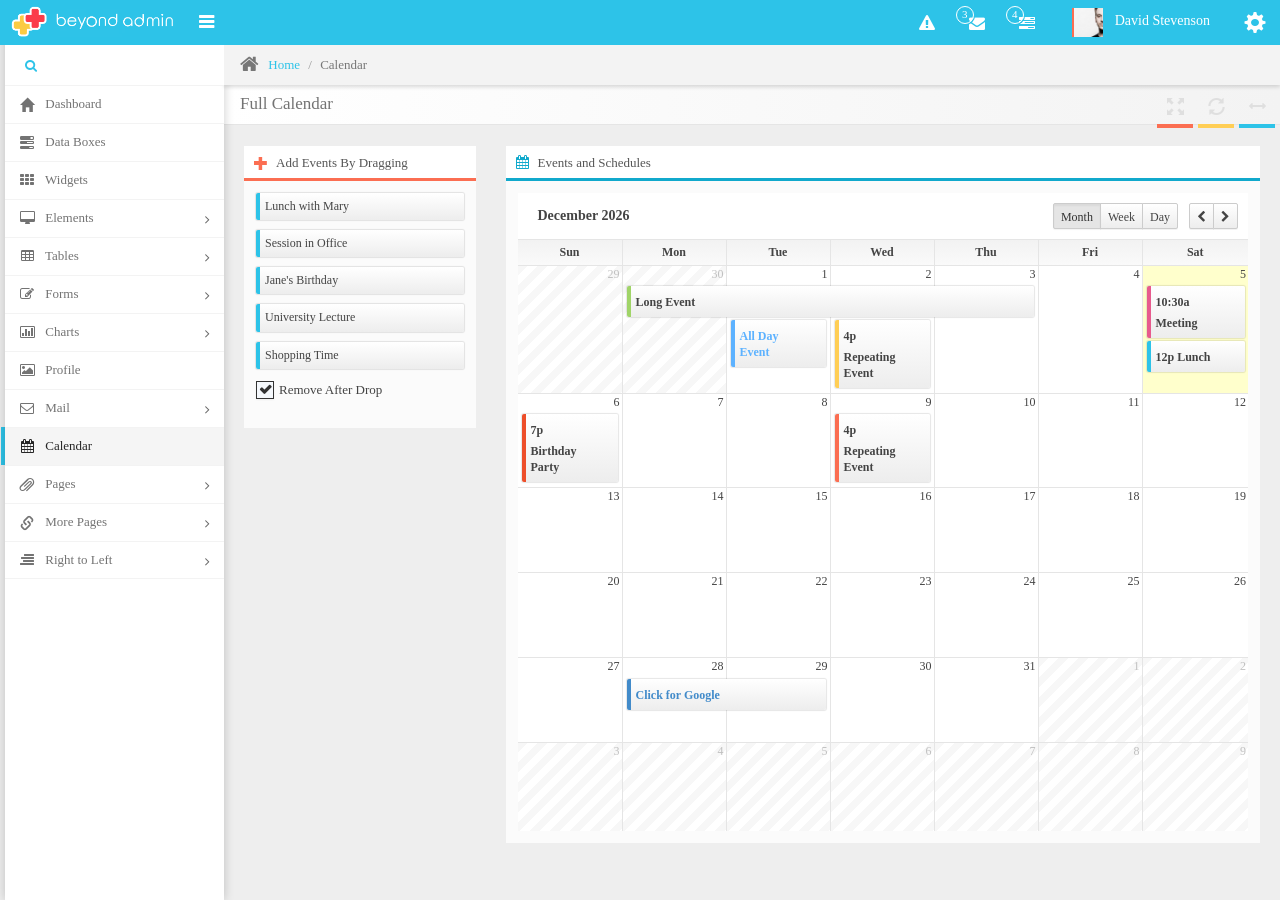
<file: frontend/views/layouts/BeyondAdmin/calendar.html>
﻿<!DOCTYPE html>
<!--
BeyondAdmin - Responsive Admin Dashboard Template build with Twitter Bootstrap 3.2.0
Version: 1.0.0
Purchase: http://wrapbootstrap.com
-->

<html xmlns="http://www.w3.org/1999/xhtml">
<!-- Head -->
<head>
    <meta charset="utf-8" />
    <title>Calendar</title>

    <meta name="description" content="calendar" />
    <meta name="viewport" content="width=device-width, initial-scale=1.0" />
    <meta http-equiv="Content-Type" content="text/html; charset=utf-8" />
    <link rel="shortcut icon" href="assets/img/favicon.png" type="image/x-icon">

    <!--Basic Styles-->
    <link href="assets/css/bootstrap.min.css" rel="stylesheet" />
    <link id="bootstrap-rtl-link" href="" rel="stylesheet" />
    <link href="assets/css/font-awesome.min.css" rel="stylesheet" />
    <link href="assets/css/weather-icons.min.css" rel="stylesheet" />

    <!--Fonts-->
    <!-- <link href="http://fonts.useso.com/css?family=Open+Sans:300italic,400italic,600italic,700italic,400,600,700,300" rel="stylesheet" type="text/css"> -->

    <!--Beyond styles-->
    <link id="beyond-link" href="assets/css/beyond.min.css" rel="stylesheet" />
    <link href="assets/css/demo.min.css" rel="stylesheet" />
    <link href="assets/css/typicons.min.css" rel="stylesheet" />
    <link href="assets/css/animate.min.css" rel="stylesheet" />
    <link id="skin-link" href="" rel="stylesheet" type="text/css" />

    <!--Skin Script: Place this script in head to load scripts for skins and rtl support-->
    <script src="assets/js/skins.min.js"></script>
</head>
<!-- /Head -->
<!-- Body -->
<body>
    <!-- Loading Container -->
    <div class="loading-container">
        <div class="loading-progress">
            <div class="rotator">
                <div class="rotator">
                    <div class="rotator colored">
                        <div class="rotator">
                            <div class="rotator colored">
                                <div class="rotator colored"></div>
                                <div class="rotator"></div>
                            </div>
                            <div class="rotator colored"></div>
                        </div>
                        <div class="rotator"></div>
                    </div>
                    <div class="rotator"></div>
                </div>
                <div class="rotator"></div>
            </div>
            <div class="rotator"></div>
        </div>
    </div>
    <!--  /Loading Container -->
    <!-- Navbar -->
    <div class="navbar">
        <div class="navbar-inner">
            <div class="navbar-container">
                <!-- Navbar Barnd -->
                <div class="navbar-header pull-left">
                    <a href="#" class="navbar-brand">
                        <small>
                            <img src="assets/img/logo.png" alt="" />
                        </small>
                    </a>
                </div>
                <!-- /Navbar Barnd -->
                <!-- Sidebar Collapse -->
                <div class="sidebar-collapse" id="sidebar-collapse">
                    <i class="collapse-icon fa fa-bars"></i>
                </div>
                <!-- /Sidebar Collapse -->
                <!-- Account Area and Settings --->
                <div class="navbar-header pull-right">
                    <div class="navbar-account">
                        <ul class="account-area">
                            <li>
                                <a class=" dropdown-toggle" data-toggle="dropdown" title="Help" href="#">
                                    <i class="icon fa fa-warning"></i>
                                </a>
                                <!--Notification Dropdown-->
                                <ul class="pull-right dropdown-menu dropdown-arrow dropdown-notifications">
                                    <li>
                                        <a href="#">
                                            <div class="clearfix">
                                                <div class="notification-icon">
                                                    <i class="fa fa-phone bg-themeprimary white"></i>
                                                </div>
                                                <div class="notification-body">
                                                    <span class="title">Skype meeting with Patty</span>
                                                    <span class="description">01:00 pm</span>
                                                </div>
                                                <div class="notification-extra">
                                                    <i class="fa fa-clock-o themeprimary"></i>
                                                    <span class="description">office</span>
                                                </div>
                                            </div>
                                        </a>
                                    </li>
                                    <li>
                                        <a href="#">
                                            <div class="clearfix">
                                                <div class="notification-icon">
                                                    <i class="fa fa-check bg-darkorange white"></i>
                                                </div>
                                                <div class="notification-body">
                                                    <span class="title">Uncharted break</span>
                                                    <span class="description">03:30 pm - 05:15 pm</span>
                                                </div>
                                                <div class="notification-extra">
                                                    <i class="fa fa-clock-o darkorange"></i>
                                                </div>
                                            </div>
                                        </a>
                                    </li>
                                    <li>
                                        <a href="#">
                                            <div class="clearfix">
                                                <div class="notification-icon">
                                                    <i class="fa fa-gift bg-warning white"></i>
                                                </div>
                                                <div class="notification-body">
                                                    <span class="title">Kate birthday party</span>
                                                    <span class="description">08:30 pm</span>
                                                </div>
                                                <div class="notification-extra">
                                                    <i class="fa fa-calendar warning"></i>
                                                    <i class="fa fa-clock-o warning"></i>
                                                    <span class="description">at home</span>
                                                </div>
                                            </div>
                                        </a>
                                    </li>
                                    <li>
                                        <a href="#">
                                            <div class="clearfix">
                                                <div class="notification-icon">
                                                    <i class="fa fa-glass bg-success white"></i>
                                                </div>
                                                <div class="notification-body">
                                                    <span class="title">Dinner with friends</span>
                                                    <span class="description">10:30 pm</span>
                                                </div>
                                            </div>
                                        </a>
                                    </li>
                                    <li class="dropdown-footer ">
                                        <span>
                                            Today, March 28
                                        </span>
                                        <span class="pull-right">
                                            10°c
                                            <i class="wi wi-cloudy"></i>
                                        </span>
                                    </li>
                                </ul>
                                <!--/Notification Dropdown-->
                            </li>
                            <li>
                                <a class="wave in dropdown-toggle" data-toggle="dropdown" title="Help" href="#">
                                    <i class="icon fa fa-envelope"></i>
                                    <span class="badge">3</span>
                                </a>
                                <!--Messages Dropdown-->
                                <ul class="pull-right dropdown-menu dropdown-arrow dropdown-messages">
                                    <li>
                                        <a href="#">
                                            <img src="assets/img/avatars/divyia.jpg" class="message-avatar" alt="Divyia Austin">
                                            <div class="message">
                                                <span class="message-sender">
                                                    Divyia Austin
                                                </span>
                                                <span class="message-time">
                                                    2 minutes ago
                                                </span>
                                                <span class="message-subject">
                                                    Here's the recipe for apple pie
                                                </span>
                                                <span class="message-body">
                                                    to identify the sending application when the senders image is shown for the main icon
                                                </span>
                                            </div>
                                        </a>
                                    </li>
                                    <li>
                                        <a href="#">
                                            <img src="assets/img/avatars/bing.png" class="message-avatar" alt="Microsoft Bing">
                                            <div class="message">
                                                <span class="message-sender">
                                                    Bing.com
                                                </span>
                                                <span class="message-time">
                                                    Yesterday
                                                </span>
                                                <span class="message-subject">
                                                    Bing Newsletter: The January Issue‏
                                                </span>
                                                <span class="message-body">
                                                    Discover new music just in time for the Grammy® Awards.
                                                </span>
                                            </div>
                                        </a>
                                    </li>
                                    <li>
                                        <a href="#">
                                            <img src="assets/img/avatars/adam-jansen.jpg" class="message-avatar" alt="Divyia Austin">
                                            <div class="message">
                                                <span class="message-sender">
                                                    Nicolas
                                                </span>
                                                <span class="message-time">
                                                    Friday, September 22
                                                </span>
                                                <span class="message-subject">
                                                    New 4K Cameras
                                                </span>
                                                <span class="message-body">
                                                    The 4K revolution has come over the horizon and is reaching the general populous
                                                </span>
                                            </div>
                                        </a>
                                    </li>
                                </ul>
                                <!--/Messages Dropdown-->
                            </li>

                            <li>
                                <a class="dropdown-toggle" data-toggle="dropdown" title="Tasks" href="#">
                                    <i class="icon fa fa-tasks"></i>
                                    <span class="badge">4</span>
                                </a>
                                <!--Tasks Dropdown-->
                                <ul class="pull-right dropdown-menu dropdown-tasks dropdown-arrow ">
                                    <li class="dropdown-header bordered-darkorange">
                                        <i class="fa fa-tasks"></i>
                                        4 Tasks In Progress
                                    </li>

                                    <li>
                                        <a href="#">
                                            <div class="clearfix">
                                                <span class="pull-left">Account Creation</span>
                                                <span class="pull-right">65%</span>
                                            </div>

                                            <div class="progress progress-xs">
                                                <div style="width:65%" class="progress-bar"></div>
                                            </div>
                                        </a>
                                    </li>

                                    <li>
                                        <a href="#">
                                            <div class="clearfix">
                                                <span class="pull-left">Profile Data</span>
                                                <span class="pull-right">35%</span>
                                            </div>

                                            <div class="progress progress-xs">
                                                <div style="width:35%" class="progress-bar progress-bar-success"></div>
                                            </div>
                                        </a>
                                    </li>

                                    <li>
                                        <a href="#">
                                            <div class="clearfix">
                                                <span class="pull-left">Updating Resume</span>
                                                <span class="pull-right">75%</span>
                                            </div>

                                            <div class="progress progress-xs">
                                                <div style="width:75%" class="progress-bar progress-bar-darkorange"></div>
                                            </div>
                                        </a>
                                    </li>

                                    <li>
                                        <a href="#">
                                            <div class="clearfix">
                                                <span class="pull-left">Adding Contacts</span>
                                                <span class="pull-right">10%</span>
                                            </div>

                                            <div class="progress progress-xs">
                                                <div style="width:10%" class="progress-bar progress-bar-warning"></div>
                                            </div>
                                        </a>
                                    </li>

                                    <li class="dropdown-footer">
                                        <a href="#">
                                            See All Tasks
                                        </a>
                                        <button class="btn btn-xs btn-default shiny darkorange icon-only pull-right"><i class="fa fa-check"></i></button>
                                    </li>
                                </ul>
                                <!--/Tasks Dropdown-->
                            </li>
                            <li>
                                <a class="login-area dropdown-toggle" data-toggle="dropdown">
                                    <div class="avatar" title="View your public profile">
                                        <img src="assets/img/avatars/adam-jansen.jpg">
                                    </div>
                                    <section>
                                        <h2><span class="profile"><span>David Stevenson</span></span></h2>
                                    </section>
                                </a>
                                <!--Login Area Dropdown-->
                                <ul class="pull-right dropdown-menu dropdown-arrow dropdown-login-area">
                                    <li class="username"><a>David Stevenson</a></li>
                                    <li class="email"><a>David.Stevenson@live.com</a></li>
                                    <!--Avatar Area-->
                                    <li>
                                        <div class="avatar-area">
                                            <img src="assets/img/avatars/adam-jansen.jpg" class="avatar">
                                            <span class="caption">Change Photo</span>
                                        </div>
                                    </li>
                                    <!--Avatar Area-->
                                    <li class="edit">
                                        <a href="profile.html" class="pull-left">Profile</a>
                                        <a href="#" class="pull-right">Setting</a>
                                    </li>
                                    <!--Theme Selector Area-->
                                    <li class="theme-area">
                                        <ul class="colorpicker" id="skin-changer">
                                            <li><a class="colorpick-btn" href="#" style="background-color:#5DB2FF;" rel="assets/css/skins/blue.min.css"></a></li>
                                            <li><a class="colorpick-btn" href="#" style="background-color:#2dc3e8;" rel="assets/css/skins/azure.min.css"></a></li>
                                            <li><a class="colorpick-btn" href="#" style="background-color:#03B3B2;" rel="assets/css/skins/teal.min.css"></a></li>
                                            <li><a class="colorpick-btn" href="#" style="background-color:#53a93f;" rel="assets/css/skins/green.min.css"></a></li>
                                            <li><a class="colorpick-btn" href="#" style="background-color:#FF8F32;" rel="assets/css/skins/orange.min.css"></a></li>
                                            <li><a class="colorpick-btn" href="#" style="background-color:#cc324b;" rel="assets/css/skins/pink.min.css"></a></li>
                                            <li><a class="colorpick-btn" href="#" style="background-color:#AC193D;" rel="assets/css/skins/darkred.min.css"></a></li>
                                            <li><a class="colorpick-btn" href="#" style="background-color:#8C0095;" rel="assets/css/skins/purple.min.css"></a></li>
                                            <li><a class="colorpick-btn" href="#" style="background-color:#0072C6;" rel="assets/css/skins/darkblue.min.css"></a></li>
                                            <li><a class="colorpick-btn" href="#" style="background-color:#585858;" rel="assets/css/skins/gray.min.css"></a></li>
                                            <li><a class="colorpick-btn" href="#" style="background-color:#474544;" rel="assets/css/skins/black.min.css"></a></li>
                                            <li><a class="colorpick-btn" href="#" style="background-color:#001940;" rel="assets/css/skins/deepblue.min.css"></a></li>
                                        </ul>
                                    </li>
                                    <!--/Theme Selector Area-->
                                    <li class="dropdown-footer">
                                        <a href="login.html">
                                            Sign out
                                        </a>
                                    </li>
                                </ul>
                                <!--/Login Area Dropdown-->
                            </li>
                            <!-- /Account Area -->
                            <!--Note: notice that setting div must start right after account area list.
                            no space must be between these elements-->
                            <!-- Settings -->
                        </ul><div class="setting">
                            <a id="btn-setting" title="Setting" href="#">
                                <i class="icon glyphicon glyphicon-cog"></i>
                            </a>
                        </div><div class="setting-container">
                            <label>
                                <input type="checkbox" id="checkbox_fixednavbar">
                                <span class="text">Fixed Navbar</span>
                            </label>
                            <label>
                                <input type="checkbox" id="checkbox_fixedsidebar">
                                <span class="text">Fixed SideBar</span>
                            </label>
                            <label>
                                <input type="checkbox" id="checkbox_fixedbreadcrumbs">
                                <span class="text">Fixed BreadCrumbs</span>
                            </label>
                            <label>
                                <input type="checkbox" id="checkbox_fixedheader">
                                <span class="text">Fixed Header</span>
                            </label>
                        </div>
                        <!-- Settings -->
                    </div>
                </div>
                <!-- /Account Area and Settings -->
            </div>
        </div>
    </div>
    <!-- /Navbar -->
    <!-- Main Container -->
    <div class="main-container container-fluid">
        <!-- Page Container -->
        <div class="page-container">
            <!-- Page Sidebar -->
            <div class="page-sidebar" id="sidebar">
                <!-- Page Sidebar Header-->
                <div class="sidebar-header-wrapper">
                    <input type="text" class="searchinput" />
                    <i class="searchicon fa fa-search"></i>
                    <div class="searchhelper">Search Reports, Charts, Emails or Notifications</div>
                </div>
                <!-- /Page Sidebar Header -->
                <!-- Sidebar Menu -->
                <ul class="nav sidebar-menu">
                    <!--Dashboard-->
                    <li>
                        <a href="index.html">
                            <i class="menu-icon glyphicon glyphicon-home"></i>
                            <span class="menu-text"> Dashboard </span>
                        </a>
                    </li>
                    <!--Databoxes-->
                    <li>
                        <a href="databoxes.html">
                            <i class="menu-icon glyphicon glyphicon-tasks"></i>
                            <span class="menu-text"> Data Boxes </span>
                        </a>
                    </li>
                    <!--Widgets-->
                    <li>
                        <a href="widgets.html">
                            <i class="menu-icon fa fa-th"></i>
                            <span class="menu-text"> Widgets </span>
                        </a>
                    </li>
                    <!--UI Elements-->
                    <li>
                        <a href="#" class="menu-dropdown">
                            <i class="menu-icon fa fa-desktop"></i>
                            <span class="menu-text"> Elements </span>

                            <i class="menu-expand"></i>
                        </a>

                        <ul class="submenu">
                            <li>
                                <a href="elements.html">
                                    <span class="menu-text">Basic Elements</span>
                                </a>
                            </li>
                            <li>
                                <a href="#" class="menu-dropdown">
                                    <span class="menu-text">
                                        Icons
                                    </span>
                                    <i class="menu-expand"></i>
                                </a>

                                <ul class="submenu">
                                    <li>
                                        <a href="font-awesome.html">
                                            <i class="menu-icon fa fa-rocket"></i>
                                            <span class="menu-text">Font Awesome</span>
                                        </a>
                                    </li>
                                    <li>
                                        <a href="glyph-icons.html">
                                            <i class="menu-icon glyphicon glyphicon-stats"></i>
                                            <span class="menu-text">Glyph Icons</span>
                                        </a>
                                    </li>
                                    <li>
                                        <a href="typicon.html">
                                            <i class="menu-icon typcn typcn-location-outline"></i>
                                            <span class="menu-text"> Typicons</span>
                                        </a>
                                    </li>
                                    <li>
                                        <a href="weather-icons.html">
                                            <i class="menu-icon wi-day-snow"></i>
                                            <span class="menu-text">Weather Icons</span>
                                        </a>
                                    </li>
                                </ul>
                            </li>
                            <li>
                                <a href="tabs.html">
                                    <span class="menu-text">Tabs & Accordions</span>
                                </a>
                            </li>
                            <li>
                                <a href="alerts.html">
                                    <span class="menu-text">Alerts & Tooltips</span>
                                </a>
                            </li>
                            <li>
                                <a href="modals.html">
                                    <span class="menu-text">Modals & Wells</span>
                                </a>
                            </li>
                            <li>
                                <a href="buttons.html">
                                    <span class="menu-text">Buttons</span>
                                </a>
                            </li>
                            <li>
                                <a href="nestable-list.html">
                                    <span class="menu-text"> Nestable List</span>
                                </a>
                            </li>
                            <li>
                                <a href="treeview.html">
                                    <span class="menu-text">Treeview</span>
                                </a>
                            </li>
                        </ul>
                    </li>
                    <!--Tables-->
                    <li>
                        <a href="#" class="menu-dropdown">
                            <i class="menu-icon fa fa-table"></i>
                            <span class="menu-text"> Tables </span>

                            <i class="menu-expand"></i>
                        </a>

                        <ul class="submenu">
                            <li>
                                <a href="tables-simple.html">
                                    <span class="menu-text">Simple & Responsive</span>
                                </a>
                            </li>
                            <li>
                                <a href="tables-data.html">
                                    <span class="menu-text">Data Tables</span>
                                </a>
                            </li>
                        </ul>
                    </li>
                    <!--Forms-->
                    <li>
                        <a href="#" class="menu-dropdown">
                            <i class="menu-icon fa fa-pencil-square-o"></i>
                            <span class="menu-text"> Forms </span>

                            <i class="menu-expand"></i>
                        </a>

                        <ul class="submenu">
                            <li>
                                <a href="form-layouts.html">
                                    <span class="menu-text">Form Layouts</span>
                                </a>
                            </li>

                            <li>
                                <a href="form-inputs.html">
                                    <span class="menu-text">Form Inputs</span>
                                </a>
                            </li>

                            <li>
                                <a href="form-pickers.html">
                                    <span class="menu-text">Data Pickers</span>
                                </a>
                            </li>
                            <li>
                                <a href="form-wizard.html">
                                    <span class="menu-text">Wizard</span>
                                </a>
                            </li>
                            <li>
                                <a href="form-validation.html">
                                    <span class="menu-text">Validation</span>
                                </a>
                            </li>
                            <li>
                                <a href="form-editors.html">
                                    <span class="menu-text">Editors</span>
                                </a>
                            </li>
                        </ul>
                    </li>
                    <!--Charts-->
                    <li>
                        <a href="#" class="menu-dropdown">
                            <i class="menu-icon fa fa-bar-chart-o"></i>
                            <span class="menu-text"> Charts </span>

                            <i class="menu-expand"></i>
                        </a>

                        <ul class="submenu">
                            <li>
                                <a href="flot.html">
                                    <span class="menu-text">Flot Charts</span>
                                </a>
                            </li>

                            <li>
                                <a href="morris.html">
                                    <span class="menu-text"> Morris Charts</span>
                                </a>
                            </li>
                            <li>
                                <a href="sparkline.html">
                                    <span class="menu-text">Sparkline Charts</span>
                                </a>
                            </li>
                            <li>
                                <a href="easypiecharts.html">
                                    <span class="menu-text">Easy Pie Charts</span>
                                </a>
                            </li>
                            <li>
                                <a href="chartjs.html">
                                    <span class="menu-text"> ChartJS</span>
                                </a>
                            </li>
                        </ul>
                    </li>
                    <!--Profile-->
                    <li>
                        <a href="profile.html">
                            <i class="menu-icon fa fa-picture-o"></i>
                            <span class="menu-text">Profile</span>
                        </a>
                    </li>
                    <!--Mail-->
                    <li>
                        <a href="#" class="menu-dropdown">
                            <i class="menu-icon fa fa-envelope-o"></i>
                            <span class="menu-text"> Mail </span>

                            <i class="menu-expand"></i>
                        </a>

                        <ul class="submenu">
                            <li>
                                <a href="inbox.html">
                                    <span class="menu-text">Inbox</span>
                                </a>
                            </li>

                            <li>
                                <a href="message-view.html">
                                    <span class="menu-text">View Message</span>
                                </a>
                            </li>
                            <li>
                                <a href="message-compose.html">
                                    <span class="menu-text">Compose Message</span>
                                </a>
                            </li>
                        </ul>
                    </li>
                    <!--Calendar-->
                    <li class="active">
                        <a href="calendar.html">
                            <i class="menu-icon fa fa-calendar"></i>
                            <span class="menu-text">
                                Calendar
                            </span>
                        </a>
                    </li>
                    <!--Pages-->
                    <li>
                        <a href="#" class="menu-dropdown">
                            <i class="menu-icon glyphicon glyphicon-paperclip"></i>
                            <span class="menu-text"> Pages </span>

                            <i class="menu-expand"></i>
                        </a>
                        <ul class="submenu">
                            <li>
                                <a href="timeline.html">
                                    <span class="menu-text">Timeline</span>
                                </a>
                            </li>
                            <li>
                                <a href="pricing.html">
                                    <span class="menu-text">Pricing Tables</span>
                                </a>
                            </li>

                            <li>
                                <a href="invoice.html">
                                    <span class="menu-text">Invoice</span>
                                </a>
                            </li>

                            <li>
                                <a href="login.html">
                                    <span class="menu-text">Login</span>
                                </a>
                            </li>
                            <li>
                                <a href="register.html">
                                    <span class="menu-text">Register</span>
                                </a>
                            </li>
                            <li>
                                <a href="lock.html">
                                    <span class="menu-text">Lock Screen</span>
                                </a>
                            </li>
                            <li>
                                <a href="typography.html">
                                    <span class="menu-text"> Typography </span>
                                </a>
                            </li>
                        </ul>
                    </li>
                    <!--More Pages-->
                    <li>
                        <a href="#" class="menu-dropdown">
                            <i class="menu-icon glyphicon glyphicon-link"></i>

                            <span class="menu-text">
                                More Pages
                            </span>

                            <i class="menu-expand"></i>
                        </a>

                        <ul class="submenu">
                            <li>
                                <a href="error-404.html">
                                    <span class="menu-text">Error 404</span>
                                </a>
                            </li>

                            <li>
                                <a href="error-500.html">
                                    <span class="menu-text"> Error 500</span>
                                </a>
                            </li>
                            <li>
                                <a href="blank.html">
                                    <span class="menu-text">Blank Page</span>
                                </a>
                            </li>
                            <li>
                                <a href="grid.html">
                                    <span class="menu-text"> Grid</span>
                                </a>
                            </li>
                            <li>
                                <a href="#" class="menu-dropdown">
                                    <span class="menu-text">
                                        Multi Level Menu
                                    </span>
                                    <i class="menu-expand"></i>
                                </a>

                                <ul class="submenu">
                                    <li>
                                        <a href="#">
                                            <i class="menu-icon fa fa-camera"></i>
                                            <span class="menu-text">Level 3</span>
                                        </a>
                                    </li>

                                    <li>
                                        <a href="#" class="menu-dropdown">
                                            <i class="menu-icon fa fa-asterisk"></i>

                                            <span class="menu-text">
                                                Level 4
                                            </span>
                                            <i class="menu-expand"></i>
                                        </a>

                                        <ul class="submenu">
                                            <li>
                                                <a href="#">
                                                    <i class="menu-icon fa fa-bolt"></i>
                                                    <span class="menu-text">Some Item</span>
                                                </a>
                                            </li>

                                            <li>
                                                <a href="#">
                                                    <i class="menu-icon fa fa-bug"></i>
                                                    <span class="menu-text">Another Item</span>
                                                </a>
                                            </li>
                                        </ul>
                                    </li>
                                </ul>
                            </li>
                        </ul>
                    </li>
                    <!--Right to Left-->
                    <li>
                        <a href="#" class="menu-dropdown">
                            <i class="menu-icon fa fa-align-right"></i>
                            <span class="menu-text"> Right to Left </span>

                            <i class="menu-expand"></i>
                        </a>
                        <ul class="submenu">
                            <li>
                                <a>
                                    <span class="menu-text">RTL</span>
                                    <label class="pull-right margin-top-10">
                                        <input id="rtl-changer" class="checkbox-slider slider-icon colored-primary" type="checkbox">
                                        <span class="text"></span>
                                    </label>
                                </a>
                            </li>
                            <li>
                                <a href="index-rtl-ar.html">
                                    <span class="menu-text">Arabic Layout</span>
                                </a>
                            </li>

                            <li>
                                <a href="index-rtl-fa.html">
                                    <span class="menu-text">Persian Layout</span>
                                </a>
                            </li>
                        </ul>
                    </li>
                </ul>
                <!-- /Sidebar Menu -->
            </div>
            <!-- /Page Sidebar -->
            <!-- Page Content -->
            <div class="page-content">
                <!-- Page Breadcrumb -->
                <div class="page-breadcrumbs">
                    <ul class="breadcrumb">
                        <li>
                            <i class="fa fa-home"></i>
                            <a href="#">Home</a>
                        </li>
                        <li class="active">Calendar</li>
                    </ul>
                </div>
                <!-- /Page Breadcrumb -->
                <!-- Page Header -->
                <div class="page-header position-relative">
                    <div class="header-title">
                        <h1>
                            Full Calendar
                        </h1>
                    </div>
                    <!--Header Buttons-->
                    <div class="header-buttons">
                        <a class="sidebar-toggler" href="#">
                            <i class="fa fa-arrows-h"></i>
                        </a>
                        <a class="refresh" id="refresh-toggler" href="">
                            <i class="glyphicon glyphicon-refresh"></i>
                        </a>
                        <a class="fullscreen" id="fullscreen-toggler" href="#">
                            <i class="glyphicon glyphicon-fullscreen"></i>
                        </a>
                    </div>
                    <!--Header Buttons End-->
                </div>
                <!-- /Page Header -->
                <!-- Page Body -->
                <div class="page-body">
                    <div class="row">
                        <div class="col-lg-3 col-md-3 col-sm-12 col-xs-12">
                            <div class="widget flat">
                                <div class="widget-header bordered-bottom bordered-orange">
                                    <i class="widget-icon glyphicon glyphicon-plus orange"></i>
                                    <span class="widget-caption">Add Events By Dragging</span>
                                </div><!--Widget Header-->
                                <div class="widget-body">
                                    
                                        <div id='external-events'>
                                            <div class='external-event'>Lunch with Mary</div>
                                            <div class='external-event'>Session in Office</div>
                                            <div class='external-event'>Jane's Birthday</div>
                                            <div class='external-event'>University Lecture</div>
                                            <div class='external-event'>Shopping Time</div>
                                            <p>
                                                <label>
                                                    <input type="checkbox" id='drop-remove' checked="checked">
                                                    <span class="text">Remove After Drop</span>
                                                </label>
                                            </p>
                                        </div>
                                    
                                </div><!--Widget Body-->
                            </div>
                        </div>
                        <div class="col-lg-9 col-md-9 col-sm-12 col-xs-12">
                            <div class="widget flat">
                                <div class="widget-header bordered-bottom bordered-sky">
                                    <i class="widget-icon fa fa-calendar sky"></i>
                                    <span class="widget-caption">Events and Schedules</span>
                                </div><!--Widget Header-->
                                <div class="widget-body">
                                    <div class="widget-main no-padding">
                                        <div id='calendar'></div>
                                    </div><!--Widget Main Container-->
                                </div><!--Widget Body-->
                            </div>
                        </div>
                    </div>
                </div>
                <!-- /Page Body -->
            </div>
            <!-- /Page Content -->
        </div>
        <!-- /Page Container -->
    <!-- Main Container -->
    </div>
    
    <!--Basic Scripts-->
    <script src="assets/js/jquery-2.0.3.min.js"></script>
    <script src="assets/js/bootstrap.min.js"></script>

    <!--Beyond Scripts-->
    <script src="assets/js/beyond.min.js"></script>

    <!--Page Related Scripts-->
    <script src="assets/js/jquery-ui-1.10.4.custom.js"></script>
    <script src="assets/js/fullcalendar/fullcalendar.js"></script>
    <script>
        $(document).ready(function () {
            $('#external-events div.external-event').each(function () {
                var eventObject = {
                    title: $.trim($(this).text())
                };
                $(this).data('eventObject', eventObject);
                $(this).draggable({
                    zIndex: 999,
                    revert: true,
                    revertDuration: 0
                });

            });
            var date = new Date();
            var d = date.getDate();
            var m = date.getMonth();
            var y = date.getFullYear();

            $('#calendar').fullCalendar({
                header: {
                    right: 'month,agendaWeek,agendaDay prev,next',
                    left: 'title'
                },
                editable: true,
                buttonText: {
                    prev: '<i class="fa fa-chevron-left"></i>',
                    next: '<i class="fa fa-chevron-right"></i>',
                    today: 'Today',
                    month: 'Month',
                    week: 'Week',
                    day: 'Day'
                },
                droppable: true,
                drop: function (date, allDay) {

                    var originalEventObject = $(this).data('eventObject');

                    var copiedEventObject = $.extend({}, originalEventObject);

                    copiedEventObject.start = date;
                    copiedEventObject.allDay = allDay;

                    $('#calendar').fullCalendar('renderEvent', copiedEventObject, true);

                    if ($('#drop-remove').is(':checked')) {
                        $(this).remove();
                    }

                },
                events: [
				{
				    title: 'All Day Event',
				    start: new Date(y, m, 1),
				    textColor: '#5db2ff',
				    borderColor: '#5db2ff'
				},
				{
				    title: 'Long Event',
				    start: new Date(y, m, d - 5),
				    end: new Date(y, m, d - 2),
				    borderColor: '#a0d468'
				},
				{
				    id: 999,
				    title: 'Repeating Event',
				    start: new Date(y, m, d - 3, 16, 0),
				    allDay: false,
				    borderColor: '#ffce55'

				},
				{
				    id: 999,
				    title: 'Repeating Event',
				    start: new Date(y, m, d + 4, 16, 0),
				    allDay: false,
				    borderColor: '#fb6e52'
				},
				{
				    title: 'Meeting',
				    start: new Date(y, m, d, 10, 30),
				    allDay: false,
				    borderColor: '#e75b8d'
				}
                ,
				{
				    title: 'Awesome Plan',
				    start: new Date(y, m, d - 17, 2, 20),
				    end: new Date(y, m, d - 14, 14, 0),
				    allDay: false,
				    borderColor: '#a0d468'
				},
				{
				    title: 'Lunch',
				    start: new Date(y, m, d, 12, 0),
				    end: new Date(y, m, d, 14, 0),
				    allDay: false,
				    borderColor: '#2dc3e8'
				},
				{
				    title: 'Birthday Party',
				    start: new Date(y, m, d + 1, 19, 0),
				    end: new Date(y, m, d + 1, 22, 30),
				    allDay: false,
				    borderColor: '#ed4e2a'
				},
				{
				    title: 'Click for Google',
				    start: new Date(y, m, 28),
				    end: new Date(y, m, 29),
				    url: 'http://google.com/'
				}
                ]
            });


        });
        $('.fc-button-content').each(function () {
        });
    </script>

    <!--Google Analytics::Demo Only-->
    <script>
        (function (i, s, o, g, r, a, m) {
            i['GoogleAnalyticsObject'] = r; i[r] = i[r] || function () {
                (i[r].q = i[r].q || []).push(arguments)
            }, i[r].l = 1 * new Date(); a = s.createElement(o),
            m = s.getElementsByTagName(o)[0]; a.async = 1; a.src = g; m.parentNode.insertBefore(a, m)
        })(window, document, 'script', 'http://www.google-analytics.com/analytics.js', 'ga');

        ga('create', 'UA-52103994-1', 'auto');
        ga('send', 'pageview');

    </script>
   
</body>
<!--  /Body -->
</html>
</file>
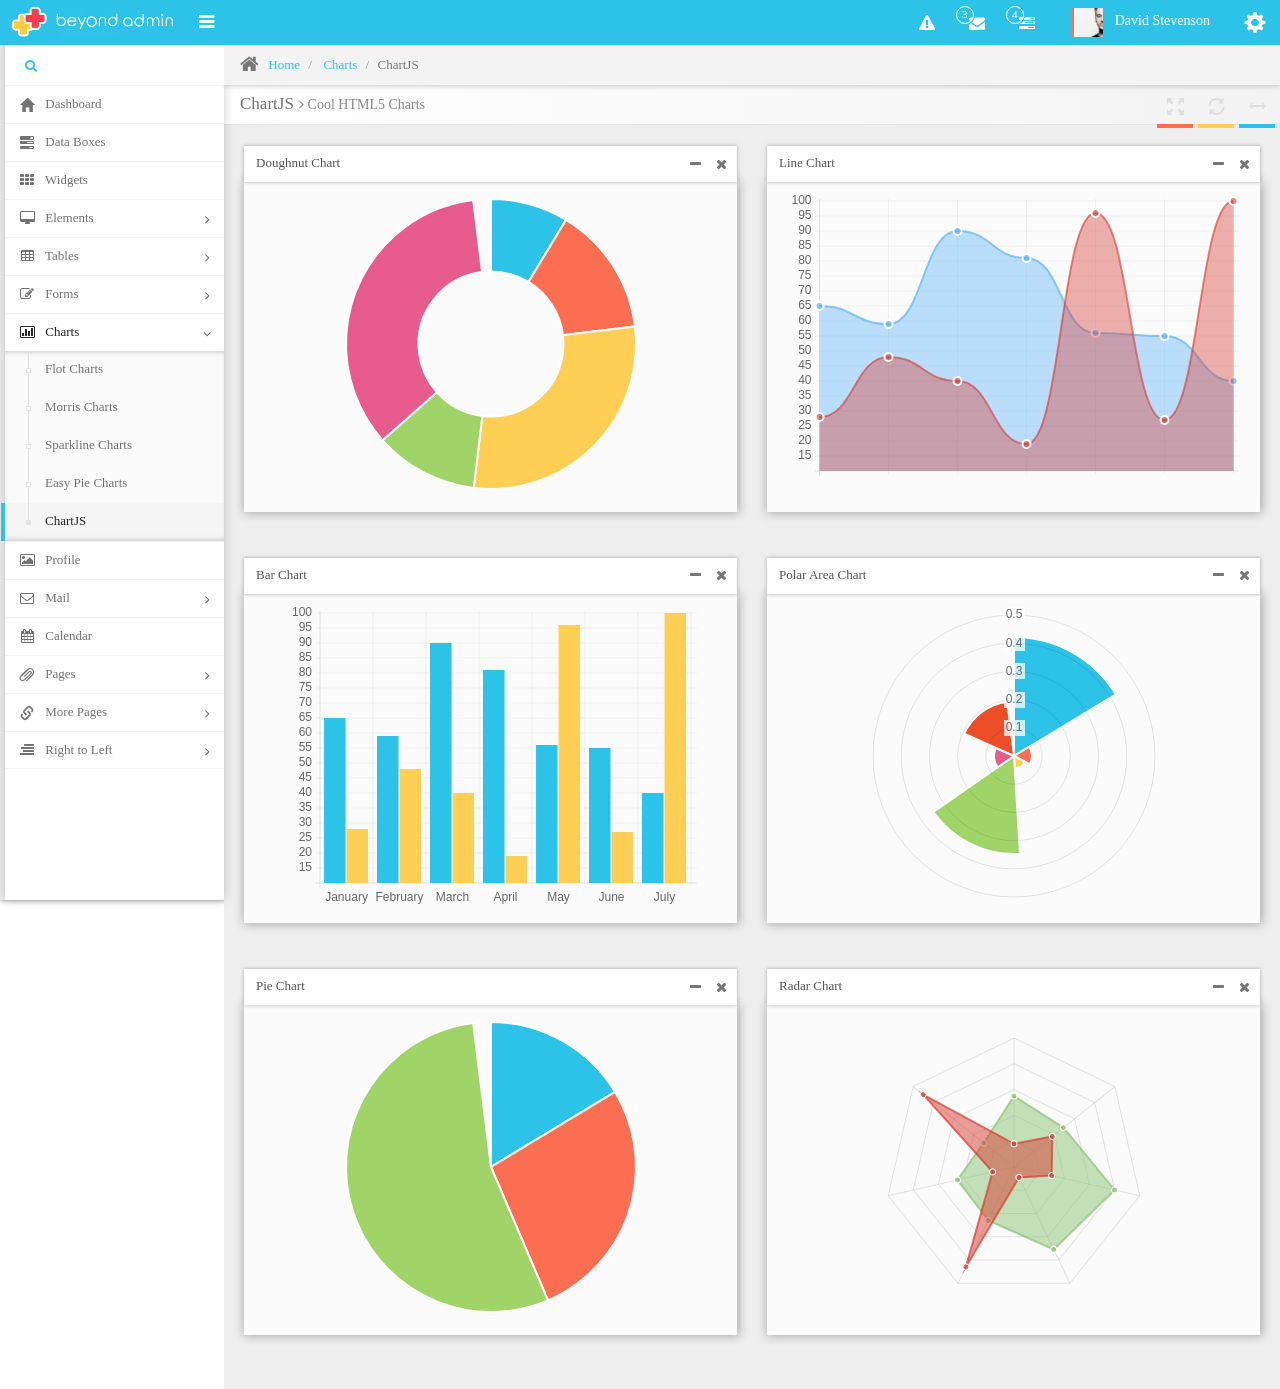
<file: frontend/views/layouts/BeyondAdmin/chartjs.html>
﻿<!DOCTYPE html>
<!--
BeyondAdmin - Responsive Admin Dashboard Template build with Twitter Bootstrap 3.2.0
Version: 1.0.0
Purchase: http://wrapbootstrap.com
-->

<html xmlns="http://www.w3.org/1999/xhtml">
<!-- Head -->
<head>
    <meta charset="utf-8" />
    <title>ChartJs</title>

    <meta name="description" content="Chartjs Charts" />
    <meta name="viewport" content="width=device-width, initial-scale=1.0" />
    <meta http-equiv="Content-Type" content="text/html; charset=utf-8" />
    <link rel="shortcut icon" href="assets/img/favicon.png" type="image/x-icon">

    <!--Basic Styles-->
    <link href="assets/css/bootstrap.min.css" rel="stylesheet" />
    <link id="bootstrap-rtl-link" href="" rel="stylesheet" />
    <link href="assets/css/font-awesome.min.css" rel="stylesheet" />
    <link href="assets/css/weather-icons.min.css" rel="stylesheet" />

    <!--Fonts-->
    <!-- <link href="http://fonts.useso.com/css?family=Open+Sans:300italic,400italic,600italic,700italic,400,600,700,300" rel="stylesheet" type="text/css"> -->

    <!--Beyond styles-->
    <link id="beyond-link" href="assets/css/beyond.min.css" rel="stylesheet" />
    <link href="assets/css/demo.min.css" rel="stylesheet" />
    <link href="assets/css/typicons.min.css" rel="stylesheet" />
    <link href="assets/css/animate.min.css" rel="stylesheet" />
    <link id="skin-link" href="" rel="stylesheet" type="text/css" />

    <!--Skin Script: Place this script in head to load scripts for skins and rtl support-->
    <script src="assets/js/skins.min.js"></script>
</head>
<!-- /Head -->
<!-- Body -->
<body>
    <!-- Loading Container -->
    <div class="loading-container">
        <div class="loading-progress">
            <div class="rotator">
                <div class="rotator">
                    <div class="rotator colored">
                        <div class="rotator">
                            <div class="rotator colored">
                                <div class="rotator colored"></div>
                                <div class="rotator"></div>
                            </div>
                            <div class="rotator colored"></div>
                        </div>
                        <div class="rotator"></div>
                    </div>
                    <div class="rotator"></div>
                </div>
                <div class="rotator"></div>
            </div>
            <div class="rotator"></div>
        </div>
    </div>
    <!--  /Loading Container -->
    <!-- Navbar -->
    <div class="navbar">
        <div class="navbar-inner">
            <div class="navbar-container">
                <!-- Navbar Barnd -->
                <div class="navbar-header pull-left">
                    <a href="#" class="navbar-brand">
                        <small>
                            <img src="assets/img/logo.png" alt="" />
                        </small>
                    </a>
                </div>
                <!-- /Navbar Barnd -->
                <!-- Sidebar Collapse -->
                <div class="sidebar-collapse" id="sidebar-collapse">
                    <i class="collapse-icon fa fa-bars"></i>
                </div>
                <!-- /Sidebar Collapse -->
                <!-- Account Area and Settings --->
                <div class="navbar-header pull-right">
                    <div class="navbar-account">
                        <ul class="account-area">
                            <li>
                                <a class=" dropdown-toggle" data-toggle="dropdown" title="Help" href="#">
                                    <i class="icon fa fa-warning"></i>
                                </a>
                                <!--Notification Dropdown-->
                                <ul class="pull-right dropdown-menu dropdown-arrow dropdown-notifications">
                                    <li>
                                        <a href="#">
                                            <div class="clearfix">
                                                <div class="notification-icon">
                                                    <i class="fa fa-phone bg-themeprimary white"></i>
                                                </div>
                                                <div class="notification-body">
                                                    <span class="title">Skype meeting with Patty</span>
                                                    <span class="description">01:00 pm</span>
                                                </div>
                                                <div class="notification-extra">
                                                    <i class="fa fa-clock-o themeprimary"></i>
                                                    <span class="description">office</span>
                                                </div>
                                            </div>
                                        </a>
                                    </li>
                                    <li>
                                        <a href="#">
                                            <div class="clearfix">
                                                <div class="notification-icon">
                                                    <i class="fa fa-check bg-darkorange white"></i>
                                                </div>
                                                <div class="notification-body">
                                                    <span class="title">Uncharted break</span>
                                                    <span class="description">03:30 pm - 05:15 pm</span>
                                                </div>
                                                <div class="notification-extra">
                                                    <i class="fa fa-clock-o darkorange"></i>
                                                </div>
                                            </div>
                                        </a>
                                    </li>
                                    <li>
                                        <a href="#">
                                            <div class="clearfix">
                                                <div class="notification-icon">
                                                    <i class="fa fa-gift bg-warning white"></i>
                                                </div>
                                                <div class="notification-body">
                                                    <span class="title">Kate birthday party</span>
                                                    <span class="description">08:30 pm</span>
                                                </div>
                                                <div class="notification-extra">
                                                    <i class="fa fa-calendar warning"></i>
                                                    <i class="fa fa-clock-o warning"></i>
                                                    <span class="description">at home</span>
                                                </div>
                                            </div>
                                        </a>
                                    </li>
                                    <li>
                                        <a href="#">
                                            <div class="clearfix">
                                                <div class="notification-icon">
                                                    <i class="fa fa-glass bg-success white"></i>
                                                </div>
                                                <div class="notification-body">
                                                    <span class="title">Dinner with friends</span>
                                                    <span class="description">10:30 pm</span>
                                                </div>
                                            </div>
                                        </a>
                                    </li>
                                    <li class="dropdown-footer ">
                                        <span>
                                            Today, March 28
                                        </span>
                                        <span class="pull-right">
                                            10°c
                                            <i class="wi wi-cloudy"></i>
                                        </span>
                                    </li>
                                </ul>
                                <!--/Notification Dropdown-->
                            </li>
                            <li>
                                <a class="wave in dropdown-toggle" data-toggle="dropdown" title="Help" href="#">
                                    <i class="icon fa fa-envelope"></i>
                                    <span class="badge">3</span>
                                </a>
                                <!--Messages Dropdown-->
                                <ul class="pull-right dropdown-menu dropdown-arrow dropdown-messages">
                                    <li>
                                        <a href="#">
                                            <img src="assets/img/avatars/divyia.jpg" class="message-avatar" alt="Divyia Austin">
                                            <div class="message">
                                                <span class="message-sender">
                                                    Divyia Austin
                                                </span>
                                                <span class="message-time">
                                                    2 minutes ago
                                                </span>
                                                <span class="message-subject">
                                                    Here's the recipe for apple pie
                                                </span>
                                                <span class="message-body">
                                                    to identify the sending application when the senders image is shown for the main icon
                                                </span>
                                            </div>
                                        </a>
                                    </li>
                                    <li>
                                        <a href="#">
                                            <img src="assets/img/avatars/bing.png" class="message-avatar" alt="Microsoft Bing">
                                            <div class="message">
                                                <span class="message-sender">
                                                    Bing.com
                                                </span>
                                                <span class="message-time">
                                                    Yesterday
                                                </span>
                                                <span class="message-subject">
                                                    Bing Newsletter: The January Issue‏
                                                </span>
                                                <span class="message-body">
                                                    Discover new music just in time for the Grammy® Awards.
                                                </span>
                                            </div>
                                        </a>
                                    </li>
                                    <li>
                                        <a href="#">
                                            <img src="assets/img/avatars/adam-jansen.jpg" class="message-avatar" alt="Divyia Austin">
                                            <div class="message">
                                                <span class="message-sender">
                                                    Nicolas
                                                </span>
                                                <span class="message-time">
                                                    Friday, September 22
                                                </span>
                                                <span class="message-subject">
                                                    New 4K Cameras
                                                </span>
                                                <span class="message-body">
                                                    The 4K revolution has come over the horizon and is reaching the general populous
                                                </span>
                                            </div>
                                        </a>
                                    </li>
                                </ul>
                                <!--/Messages Dropdown-->
                            </li>

                            <li>
                                <a class="dropdown-toggle" data-toggle="dropdown" title="Tasks" href="#">
                                    <i class="icon fa fa-tasks"></i>
                                    <span class="badge">4</span>
                                </a>
                                <!--Tasks Dropdown-->
                                <ul class="pull-right dropdown-menu dropdown-tasks dropdown-arrow ">
                                    <li class="dropdown-header bordered-darkorange">
                                        <i class="fa fa-tasks"></i>
                                        4 Tasks In Progress
                                    </li>

                                    <li>
                                        <a href="#">
                                            <div class="clearfix">
                                                <span class="pull-left">Account Creation</span>
                                                <span class="pull-right">65%</span>
                                            </div>

                                            <div class="progress progress-xs">
                                                <div style="width:65%" class="progress-bar"></div>
                                            </div>
                                        </a>
                                    </li>

                                    <li>
                                        <a href="#">
                                            <div class="clearfix">
                                                <span class="pull-left">Profile Data</span>
                                                <span class="pull-right">35%</span>
                                            </div>

                                            <div class="progress progress-xs">
                                                <div style="width:35%" class="progress-bar progress-bar-success"></div>
                                            </div>
                                        </a>
                                    </li>

                                    <li>
                                        <a href="#">
                                            <div class="clearfix">
                                                <span class="pull-left">Updating Resume</span>
                                                <span class="pull-right">75%</span>
                                            </div>

                                            <div class="progress progress-xs">
                                                <div style="width:75%" class="progress-bar progress-bar-darkorange"></div>
                                            </div>
                                        </a>
                                    </li>

                                    <li>
                                        <a href="#">
                                            <div class="clearfix">
                                                <span class="pull-left">Adding Contacts</span>
                                                <span class="pull-right">10%</span>
                                            </div>

                                            <div class="progress progress-xs">
                                                <div style="width:10%" class="progress-bar progress-bar-warning"></div>
                                            </div>
                                        </a>
                                    </li>

                                    <li class="dropdown-footer">
                                        <a href="#">
                                            See All Tasks
                                        </a>
                                        <button class="btn btn-xs btn-default shiny darkorange icon-only pull-right"><i class="fa fa-check"></i></button>
                                    </li>
                                </ul>
                                <!--/Tasks Dropdown-->
                            </li>
                            <li>
                                <a class="login-area dropdown-toggle" data-toggle="dropdown">
                                    <div class="avatar" title="View your public profile">
                                        <img src="assets/img/avatars/adam-jansen.jpg">
                                    </div>
                                    <section>
                                        <h2><span class="profile"><span>David Stevenson</span></span></h2>
                                    </section>
                                </a>
                                <!--Login Area Dropdown-->
                                <ul class="pull-right dropdown-menu dropdown-arrow dropdown-login-area">
                                    <li class="username"><a>David Stevenson</a></li>
                                    <li class="email"><a>David.Stevenson@live.com</a></li>
                                    <!--Avatar Area-->
                                    <li>
                                        <div class="avatar-area">
                                            <img src="assets/img/avatars/adam-jansen.jpg" class="avatar">
                                            <span class="caption">Change Photo</span>
                                        </div>
                                    </li>
                                    <!--Avatar Area-->
                                    <li class="edit">
                                        <a href="profile.html" class="pull-left">Profile</a>
                                        <a href="#" class="pull-right">Setting</a>
                                    </li>
                                    <!--Theme Selector Area-->
                                    <li class="theme-area">
                                        <ul class="colorpicker" id="skin-changer">
                                            <li><a class="colorpick-btn" href="#" style="background-color:#5DB2FF;" rel="assets/css/skins/blue.min.css"></a></li>
                                            <li><a class="colorpick-btn" href="#" style="background-color:#2dc3e8;" rel="assets/css/skins/azure.min.css"></a></li>
                                            <li><a class="colorpick-btn" href="#" style="background-color:#03B3B2;" rel="assets/css/skins/teal.min.css"></a></li>
                                            <li><a class="colorpick-btn" href="#" style="background-color:#53a93f;" rel="assets/css/skins/green.min.css"></a></li>
                                            <li><a class="colorpick-btn" href="#" style="background-color:#FF8F32;" rel="assets/css/skins/orange.min.css"></a></li>
                                            <li><a class="colorpick-btn" href="#" style="background-color:#cc324b;" rel="assets/css/skins/pink.min.css"></a></li>
                                            <li><a class="colorpick-btn" href="#" style="background-color:#AC193D;" rel="assets/css/skins/darkred.min.css"></a></li>
                                            <li><a class="colorpick-btn" href="#" style="background-color:#8C0095;" rel="assets/css/skins/purple.min.css"></a></li>
                                            <li><a class="colorpick-btn" href="#" style="background-color:#0072C6;" rel="assets/css/skins/darkblue.min.css"></a></li>
                                            <li><a class="colorpick-btn" href="#" style="background-color:#585858;" rel="assets/css/skins/gray.min.css"></a></li>
                                            <li><a class="colorpick-btn" href="#" style="background-color:#474544;" rel="assets/css/skins/black.min.css"></a></li>
                                            <li><a class="colorpick-btn" href="#" style="background-color:#001940;" rel="assets/css/skins/deepblue.min.css"></a></li>
                                        </ul>
                                    </li>
                                    <!--/Theme Selector Area-->
                                    <li class="dropdown-footer">
                                        <a href="login.html">
                                            Sign out
                                        </a>
                                    </li>
                                </ul>
                                <!--/Login Area Dropdown-->
                            </li>
                            <!-- /Account Area -->
                            <!--Note: notice that setting div must start right after account area list.
                            no space must be between these elements-->
                            <!-- Settings -->
                        </ul><div class="setting">
                            <a id="btn-setting" title="Setting" href="#">
                                <i class="icon glyphicon glyphicon-cog"></i>
                            </a>
                        </div><div class="setting-container">
                            <label>
                                <input type="checkbox" id="checkbox_fixednavbar">
                                <span class="text">Fixed Navbar</span>
                            </label>
                            <label>
                                <input type="checkbox" id="checkbox_fixedsidebar">
                                <span class="text">Fixed SideBar</span>
                            </label>
                            <label>
                                <input type="checkbox" id="checkbox_fixedbreadcrumbs">
                                <span class="text">Fixed BreadCrumbs</span>
                            </label>
                            <label>
                                <input type="checkbox" id="checkbox_fixedheader">
                                <span class="text">Fixed Header</span>
                            </label>
                        </div>
                        <!-- Settings -->
                    </div>
                </div>
                <!-- /Account Area and Settings -->
            </div>
        </div>
    </div>
    <!-- /Navbar -->
    <!-- Main Container -->
    <div class="main-container container-fluid">
        <!-- Page Container -->
        <div class="page-container">
            <!-- Page Sidebar -->
            <div class="page-sidebar" id="sidebar">
                <!-- Page Sidebar Header-->
                <div class="sidebar-header-wrapper">
                    <input type="text" class="searchinput" />
                    <i class="searchicon fa fa-search"></i>
                    <div class="searchhelper">Search Reports, Charts, Emails or Notifications</div>
                </div>
                <!-- /Page Sidebar Header -->
                <!-- Sidebar Menu -->
                <ul class="nav sidebar-menu">
                    <!--Dashboard-->
                    <li>
                        <a href="index.html">
                            <i class="menu-icon glyphicon glyphicon-home"></i>
                            <span class="menu-text"> Dashboard </span>
                        </a>
                    </li>
                    <!--Databoxes-->
                    <li>
                        <a href="databoxes.html">
                            <i class="menu-icon glyphicon glyphicon-tasks"></i>
                            <span class="menu-text"> Data Boxes </span>
                        </a>
                    </li>
                    <!--Widgets-->
                    <li>
                        <a href="widgets.html">
                            <i class="menu-icon fa fa-th"></i>
                            <span class="menu-text"> Widgets </span>
                        </a>
                    </li>
                    <!--UI Elements-->
                    <li>
                        <a href="#" class="menu-dropdown">
                            <i class="menu-icon fa fa-desktop"></i>
                            <span class="menu-text"> Elements </span>

                            <i class="menu-expand"></i>
                        </a>

                        <ul class="submenu">
                            <li>
                                <a href="elements.html">
                                    <span class="menu-text">Basic Elements</span>
                                </a>
                            </li>
                            <li>
                                <a href="#" class="menu-dropdown">
                                    <span class="menu-text">
                                        Icons
                                    </span>
                                    <i class="menu-expand"></i>
                                </a>

                                <ul class="submenu">
                                    <li>
                                        <a href="font-awesome.html">
                                            <i class="menu-icon fa fa-rocket"></i>
                                            <span class="menu-text">Font Awesome</span>
                                        </a>
                                    </li>
                                    <li>
                                        <a href="glyph-icons.html">
                                            <i class="menu-icon glyphicon glyphicon-stats"></i>
                                            <span class="menu-text">Glyph Icons</span>
                                        </a>
                                    </li>
                                    <li>
                                        <a href="typicon.html">
                                            <i class="menu-icon typcn typcn-location-outline"></i>
                                            <span class="menu-text"> Typicons</span>
                                        </a>
                                    </li>
                                    <li>
                                        <a href="weather-icons.html">
                                            <i class="menu-icon wi-day-snow"></i>
                                            <span class="menu-text">Weather Icons</span>
                                        </a>
                                    </li>
                                </ul>
                            </li>
                            <li>
                                <a href="tabs.html">
                                    <span class="menu-text">Tabs & Accordions</span>
                                </a>
                            </li>
                            <li>
                                <a href="alerts.html">
                                    <span class="menu-text">Alerts & Tooltips</span>
                                </a>
                            </li>
                            <li>
                                <a href="modals.html">
                                    <span class="menu-text">Modals & Wells</span>
                                </a>
                            </li>
                            <li>
                                <a href="buttons.html">
                                    <span class="menu-text">Buttons</span>
                                </a>
                            </li>
                            <li>
                                <a href="nestable-list.html">
                                    <span class="menu-text"> Nestable List</span>
                                </a>
                            </li>
                            <li>
                                <a href="treeview.html">
                                    <span class="menu-text">Treeview</span>
                                </a>
                            </li>
                        </ul>
                    </li>
                    <!--Tables-->
                    <li>
                        <a href="#" class="menu-dropdown">
                            <i class="menu-icon fa fa-table"></i>
                            <span class="menu-text"> Tables </span>

                            <i class="menu-expand"></i>
                        </a>

                        <ul class="submenu">
                            <li>
                                <a href="tables-simple.html">
                                    <span class="menu-text">Simple & Responsive</span>
                                </a>
                            </li>
                            <li>
                                <a href="tables-data.html">
                                    <span class="menu-text">Data Tables</span>
                                </a>
                            </li>
                        </ul>
                    </li>
                    <!--Forms-->
                    <li>
                        <a href="#" class="menu-dropdown">
                            <i class="menu-icon fa fa-pencil-square-o"></i>
                            <span class="menu-text"> Forms </span>

                            <i class="menu-expand"></i>
                        </a>

                        <ul class="submenu">
                            <li>
                                <a href="form-layouts.html">
                                    <span class="menu-text">Form Layouts</span>
                                </a>
                            </li>

                            <li>
                                <a href="form-inputs.html">
                                    <span class="menu-text">Form Inputs</span>
                                </a>
                            </li>

                            <li>
                                <a href="form-pickers.html">
                                    <span class="menu-text">Data Pickers</span>
                                </a>
                            </li>
                            <li>
                                <a href="form-wizard.html">
                                    <span class="menu-text">Wizard</span>
                                </a>
                            </li>
                            <li>
                                <a href="form-validation.html">
                                    <span class="menu-text">Validation</span>
                                </a>
                            </li>
                            <li>
                                <a href="form-editors.html">
                                    <span class="menu-text">Editors</span>
                                </a>
                            </li>
                        </ul>
                    </li>
                    <!--Charts-->
                    <li class="active open">
                        <a href="#" class="menu-dropdown">
                            <i class="menu-icon fa fa-bar-chart-o"></i>
                            <span class="menu-text"> Charts </span>

                            <i class="menu-expand"></i>
                        </a>

                        <ul class="submenu">
                            <li>
                                <a href="flot.html">
                                    <span class="menu-text">Flot Charts</span>
                                </a>
                            </li>

                            <li>
                                <a href="morris.html">
                                    <span class="menu-text"> Morris Charts</span>
                                </a>
                            </li>
                            <li>
                                <a href="sparkline.html">
                                    <span class="menu-text">Sparkline Charts</span>
                                </a>
                            </li>
                            <li>
                                <a href="easypiecharts.html">
                                    <span class="menu-text">Easy Pie Charts</span>
                                </a>
                            </li>
                            <li class="active">
                                <a href="chartjs.html">
                                    <span class="menu-text"> ChartJS</span>
                                </a>
                            </li>
                        </ul>
                    </li>
                    <!--Profile-->
                    <li>
                        <a href="profile.html">
                            <i class="menu-icon fa fa-picture-o"></i>
                            <span class="menu-text">Profile</span>
                        </a>
                    </li>
                    <!--Mail-->
                    <li>
                        <a href="#" class="menu-dropdown">
                            <i class="menu-icon fa fa-envelope-o"></i>
                            <span class="menu-text"> Mail </span>

                            <i class="menu-expand"></i>
                        </a>

                        <ul class="submenu">
                            <li>
                                <a href="inbox.html">
                                    <span class="menu-text">Inbox</span>
                                </a>
                            </li>

                            <li>
                                <a href="message-view.html">
                                    <span class="menu-text">View Message</span>
                                </a>
                            </li>
                            <li>
                                <a href="message-compose.html">
                                    <span class="menu-text">Compose Message</span>
                                </a>
                            </li>
                        </ul>
                    </li>
                    <!--Calendar-->
                    <li>
                        <a href="calendar.html">
                            <i class="menu-icon fa fa-calendar"></i>
                            <span class="menu-text">
                                Calendar
                            </span>
                        </a>
                    </li>
                    <!--Pages-->
                    <li>
                        <a href="#" class="menu-dropdown">
                            <i class="menu-icon glyphicon glyphicon-paperclip"></i>
                            <span class="menu-text"> Pages </span>

                            <i class="menu-expand"></i>
                        </a>
                        <ul class="submenu">
                            <li>
                                <a href="timeline.html">
                                    <span class="menu-text">Timeline</span>
                                </a>
                            </li>
                            <li>
                                <a href="pricing.html">
                                    <span class="menu-text">Pricing Tables</span>
                                </a>
                            </li>

                            <li>
                                <a href="invoice.html">
                                    <span class="menu-text">Invoice</span>
                                </a>
                            </li>

                            <li>
                                <a href="login.html">
                                    <span class="menu-text">Login</span>
                                </a>
                            </li>
                            <li>
                                <a href="register.html">
                                    <span class="menu-text">Register</span>
                                </a>
                            </li>
                            <li>
                                <a href="lock.html">
                                    <span class="menu-text">Lock Screen</span>
                                </a>
                            </li>
                            <li>
                                <a href="typography.html">
                                    <span class="menu-text"> Typography </span>
                                </a>
                            </li>
                        </ul>
                    </li>
                    <!--More Pages-->
                    <li>
                        <a href="#" class="menu-dropdown">
                            <i class="menu-icon glyphicon glyphicon-link"></i>

                            <span class="menu-text">
                                More Pages
                            </span>

                            <i class="menu-expand"></i>
                        </a>

                        <ul class="submenu">
                            <li>
                                <a href="error-404.html">
                                    <span class="menu-text">Error 404</span>
                                </a>
                            </li>

                            <li>
                                <a href="error-500.html">
                                    <span class="menu-text"> Error 500</span>
                                </a>
                            </li>
                            <li>
                                <a href="blank.html">
                                    <span class="menu-text">Blank Page</span>
                                </a>
                            </li>
                            <li>
                                <a href="grid.html">
                                    <span class="menu-text"> Grid</span>
                                </a>
                            </li>
                            <li>
                                <a href="#" class="menu-dropdown">
                                    <span class="menu-text">
                                        Multi Level Menu
                                    </span>
                                    <i class="menu-expand"></i>
                                </a>

                                <ul class="submenu">
                                    <li>
                                        <a href="#">
                                            <i class="menu-icon fa fa-camera"></i>
                                            <span class="menu-text">Level 3</span>
                                        </a>
                                    </li>

                                    <li>
                                        <a href="#" class="menu-dropdown">
                                            <i class="menu-icon fa fa-asterisk"></i>

                                            <span class="menu-text">
                                                Level 4
                                            </span>
                                            <i class="menu-expand"></i>
                                        </a>

                                        <ul class="submenu">
                                            <li>
                                                <a href="#">
                                                    <i class="menu-icon fa fa-bolt"></i>
                                                    <span class="menu-text">Some Item</span>
                                                </a>
                                            </li>

                                            <li>
                                                <a href="#">
                                                    <i class="menu-icon fa fa-bug"></i>
                                                    <span class="menu-text">Another Item</span>
                                                </a>
                                            </li>
                                        </ul>
                                    </li>
                                </ul>
                            </li>
                        </ul>
                    </li>
                    <!--Right to Left-->
                    <li>
                        <a href="#" class="menu-dropdown">
                            <i class="menu-icon fa fa-align-right"></i>
                            <span class="menu-text"> Right to Left </span>

                            <i class="menu-expand"></i>
                        </a>
                        <ul class="submenu">
                            <li>
                                <a>
                                    <span class="menu-text">RTL</span>
                                    <label class="pull-right margin-top-10">
                                        <input id="rtl-changer" class="checkbox-slider slider-icon colored-primary" type="checkbox">
                                        <span class="text"></span>
                                    </label>
                                </a>
                            </li>
                            <li>
                                <a href="index-rtl-ar.html">
                                    <span class="menu-text">Arabic Layout</span>
                                </a>
                            </li>

                            <li>
                                <a href="index-rtl-fa.html">
                                    <span class="menu-text">Persian Layout</span>
                                </a>
                            </li>
                        </ul>
                    </li>
                </ul>
                <!-- /Sidebar Menu -->
            </div>
            <!-- /Page Sidebar -->
            <!-- Page Content -->
            <div class="page-content">
                <!-- Page Breadcrumb -->
                <div class="page-breadcrumbs">
                    <ul class="breadcrumb">
                        <li>
                            <i class="fa fa-home"></i>
                            <a href="#">Home</a>
                        </li>
                        <li>
                            <a href="#">Charts</a>
                        </li>
                        <li class="active">ChartJS</li>
                    </ul>
                </div>
                <!-- /Page Breadcrumb -->
                <!-- Page Header -->
                <div class="page-header position-relative">
                    <div class="header-title">
                        <h1>
                            ChartJS
                            <small>
                                <i class="fa fa-angle-right"></i>
                                Cool HTML5 Charts
                            </small>
                        </h1>
                    </div>
                    <!--Header Buttons-->
                    <div class="header-buttons">
                        <a class="sidebar-toggler" href="#">
                            <i class="fa fa-arrows-h"></i>
                        </a>
                        <a class="refresh" id="refresh-toggler" href="">
                            <i class="glyphicon glyphicon-refresh"></i>
                        </a>
                        <a class="fullscreen" id="fullscreen-toggler" href="#">
                            <i class="glyphicon glyphicon-fullscreen"></i>
                        </a>
                    </div>
                    <!--Header Buttons End-->
                </div>
                <!-- /Page Header -->
                <!-- Page Body -->
                <div class="page-body">
                    <div class="row">
                        <div class="col-xs-12">
                            <div class="row">
                                <div class="col-xs-12 col-md-6">
                                    <div class="widget">
                                        <div class="widget-header ">
                                            <span class="widget-caption">Doughnut Chart</span>
                                            <div class="widget-buttons">
                                                <a href="#" data-toggle="collapse">
                                                    <i class="fa fa-minus"></i>
                                                </a>
                                                <a href="#" data-toggle="dispose">
                                                    <i class="fa fa-times"></i>
                                                </a>
                                            </div>
                                        </div>
                                        <div class="widget-body">
                                            
                                                <div class="chartcontainer">
                                                    <canvas id="doughnut" height="300"></canvas>
                                                
                                            </div>
                                        </div>
                                    </div>
                                </div>
                                <div class="col-xs-12 col-md-6">
                                    <div class="widget">
                                        <div class="widget-header">
                                            <span class="widget-caption">Line Chart</span>

                                            <div class="widget-buttons">
                                                <a href="#" data-toggle="collapse">
                                                    <i class="fa fa-minus"></i>
                                                </a>
                                                <a href="#" data-toggle="dispose">
                                                    <i class="fa fa-times"></i>
                                                </a>
                                            </div>
                                        </div>

                                        <div class="widget-body">
                                            
                                                <div class="chartcontainer">
                                                    <canvas id="line" height="300" width="450"></canvas>
                                                
                                            </div>
                                        </div>
                                    </div>
                                </div>
                            </div>
                            <div class="horizontal-space"></div>
                            <div class="row">
                                <div class="col-xs-12 col-md-6">
                                    <div class="widget">
                                        <div class="widget-header">
                                            <span class="widget-caption">Bar Chart</span>

                                            <div class="widget-buttons">
                                                <a href="#" data-toggle="collapse">
                                                    <i class="fa fa-minus"></i>
                                                </a>
                                                <a href="#" data-toggle="dispose">
                                                    <i class="fa fa-times"></i>
                                                </a>
                                            </div>
                                        </div>

                                        <div class="widget-body">
                                            
                                                <div class="chartcontainer">
                                                    <canvas id="bar" height="300" width="450"></canvas>
                                                
                                            </div>
                                        </div>
                                    </div>
                                </div>
                                <div class="col-xs-12 col-md-6">
                                    <div class="widget">
                                        <div class="widget-header">
                                            <span class="widget-caption">Polar Area Chart</span>

                                            <div class="widget-buttons">
                                                <a href="#" data-toggle="collapse">
                                                    <i class="fa fa-minus"></i>
                                                </a>
                                                <a href="#" data-toggle="dispose">
                                                    <i class="fa fa-times"></i>
                                                </a>
                                            </div>
                                        </div>

                                        <div class="widget-body">
                                            
                                                <div class="chartcontainer">
                                                    <canvas id="polarArea" height="300"></canvas>
                                                

                                            </div>
                                        </div>
                                    </div>
                                </div>
                            </div>
                            <div class="horizontal-space"></div>
                            <div class="row">
                                <div class="col-xs-12 col-md-6">
                                    <div class="widget">
                                        <div class="widget-header">
                                            <span class="widget-caption">Pie Chart</span>

                                            <div class="widget-buttons">
                                                <a href="#" data-toggle="collapse">
                                                    <i class="fa fa-minus"></i>
                                                </a>
                                                <a href="#" data-toggle="dispose">
                                                    <i class="fa fa-times"></i>
                                                </a>
                                            </div>
                                        </div>

                                        <div class="widget-body">
                                            
                                                <div class="chartcontainer">
                                                    <canvas id="pie" height="300"></canvas>
                                                
                                            </div>
                                        </div>
                                    </div>
                                </div>
                                <div class="col-xs-12 col-md-6">
                                    <div class="widget">
                                        <div class="widget-header">
                                            <span class="widget-caption">Radar Chart</span>

                                            <div class="widget-buttons">
                                                <a href="#" data-toggle="collapse">
                                                    <i class="fa fa-minus"></i>
                                                </a>
                                                <a href="#" data-toggle="dispose">
                                                    <i class="fa fa-times"></i>
                                                </a>
                                            </div>
                                        </div>

                                        <div class="widget-body">
                                            
                                                <div class="chartcontainer">
                                                    <canvas id="radar" height="300"></canvas>
                                                
                                            </div>
                                        </div>
                                    </div>
                                </div>
                            </div>
                        </div>
                    </div>
                </div>
                <!-- /Page Body -->
            </div>
            <!-- /Page Content -->
        </div>
        <!-- /Page Container -->
        <!-- Main Container -->

    </div>

    <!--Basic Scripts-->
    <script src="assets/js/jquery-2.0.3.min.js"></script>
    <script src="assets/js/bootstrap.min.js"></script>

    <!--Beyond Scripts-->
    <script src="assets/js/beyond.min.js"></script>

    <!--Page Related Scripts-->
    <script src="assets/js/charts/chartjs/Chart.js"></script>
    <script src="assets/js/charts/chartjs/chartjs-init.js"></script>
    <script>
        $(window).bind("load", function () {

            /*Sets Themed Colors Based on Themes*/
            themeprimary = getThemeColorFromCss('themeprimary');
            themesecondary = getThemeColorFromCss('themesecondary');
            themethirdcolor = getThemeColorFromCss('themethirdcolor');
            themefourthcolor = getThemeColorFromCss('themefourthcolor');
            themefifthcolor = getThemeColorFromCss('themefifthcolor');

            InitiateChartJS.init();
        });
    </script>

    <!--Google Analytics::Demo Only-->
    <script>
        (function (i, s, o, g, r, a, m) {
            i['GoogleAnalyticsObject'] = r; i[r] = i[r] || function () {
                (i[r].q = i[r].q || []).push(arguments)
            }, i[r].l = 1 * new Date(); a = s.createElement(o),
            m = s.getElementsByTagName(o)[0]; a.async = 1; a.src = g; m.parentNode.insertBefore(a, m)
        })(window, document, 'script', 'http://www.google-analytics.com/analytics.js', 'ga');

        ga('create', 'UA-52103994-1', 'auto');
        ga('send', 'pageview');

    </script>
</body>
<!--  /Body -->
</html>
</file>
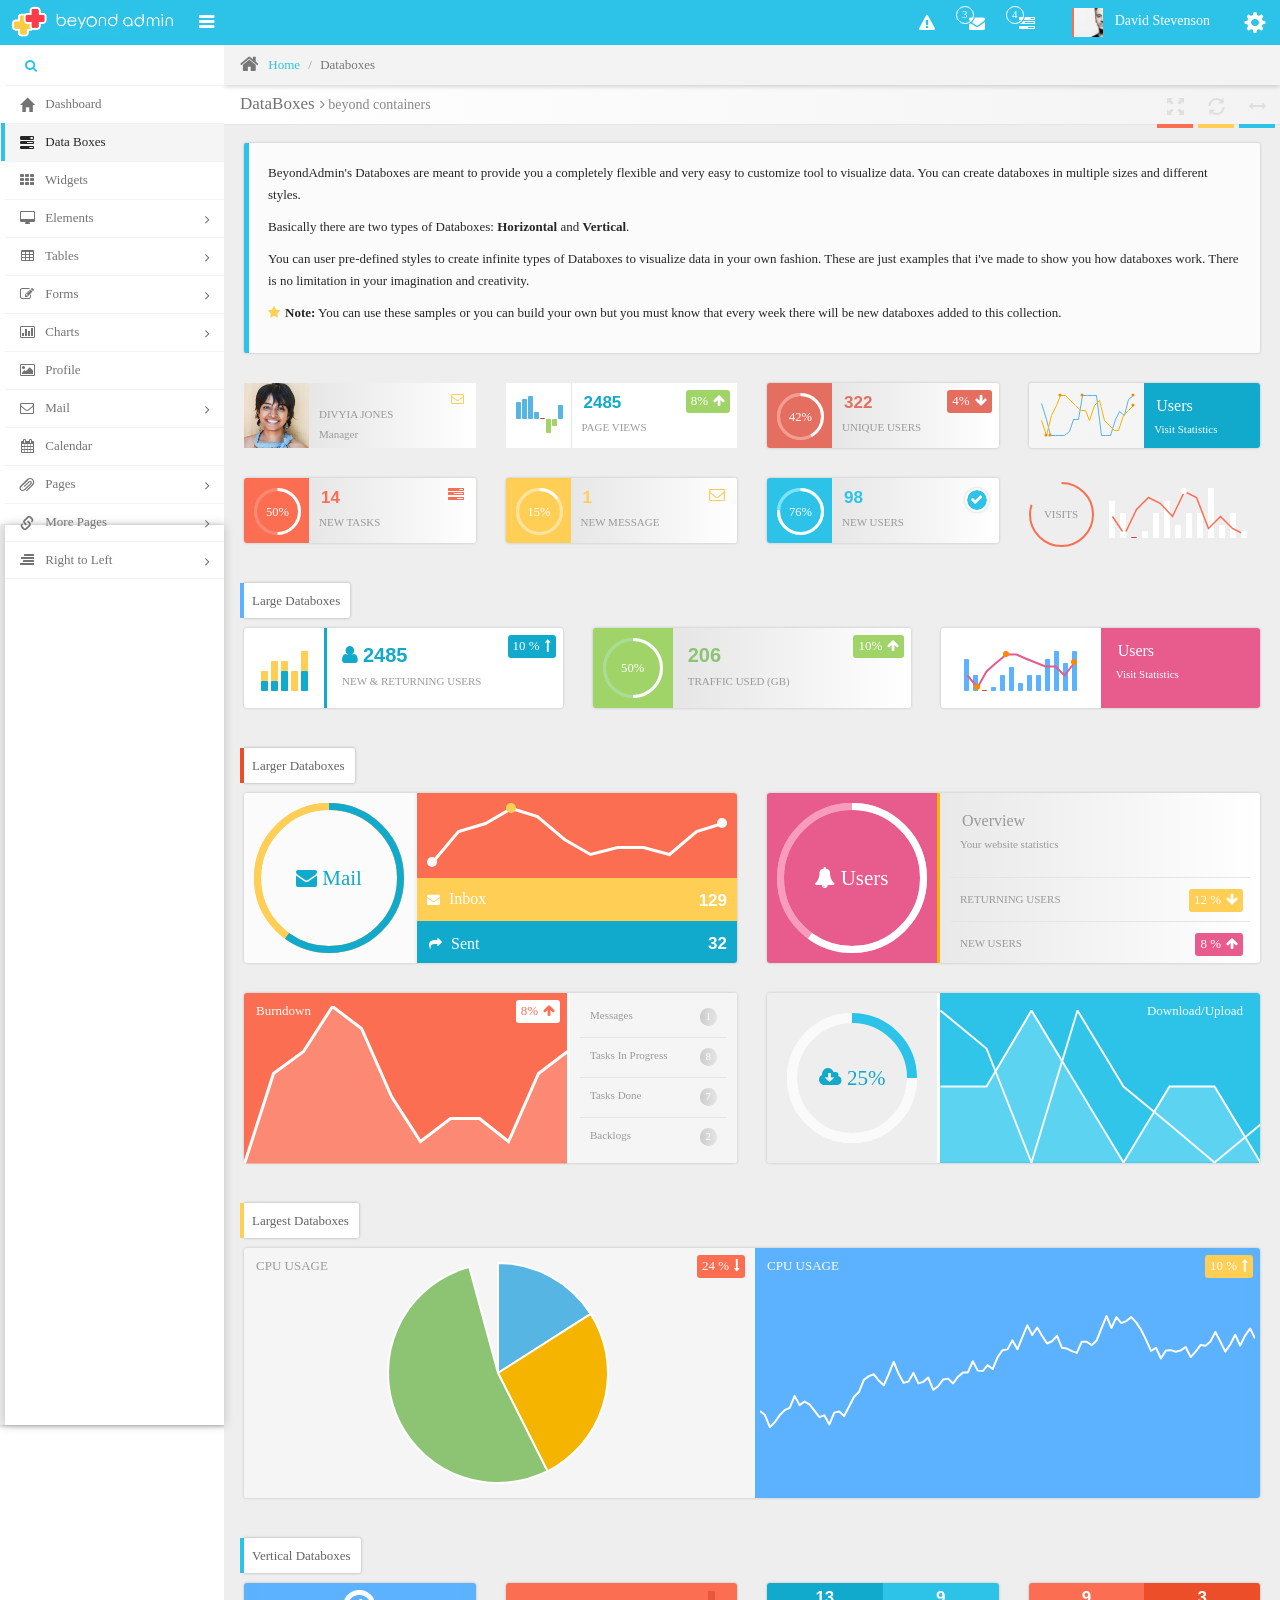
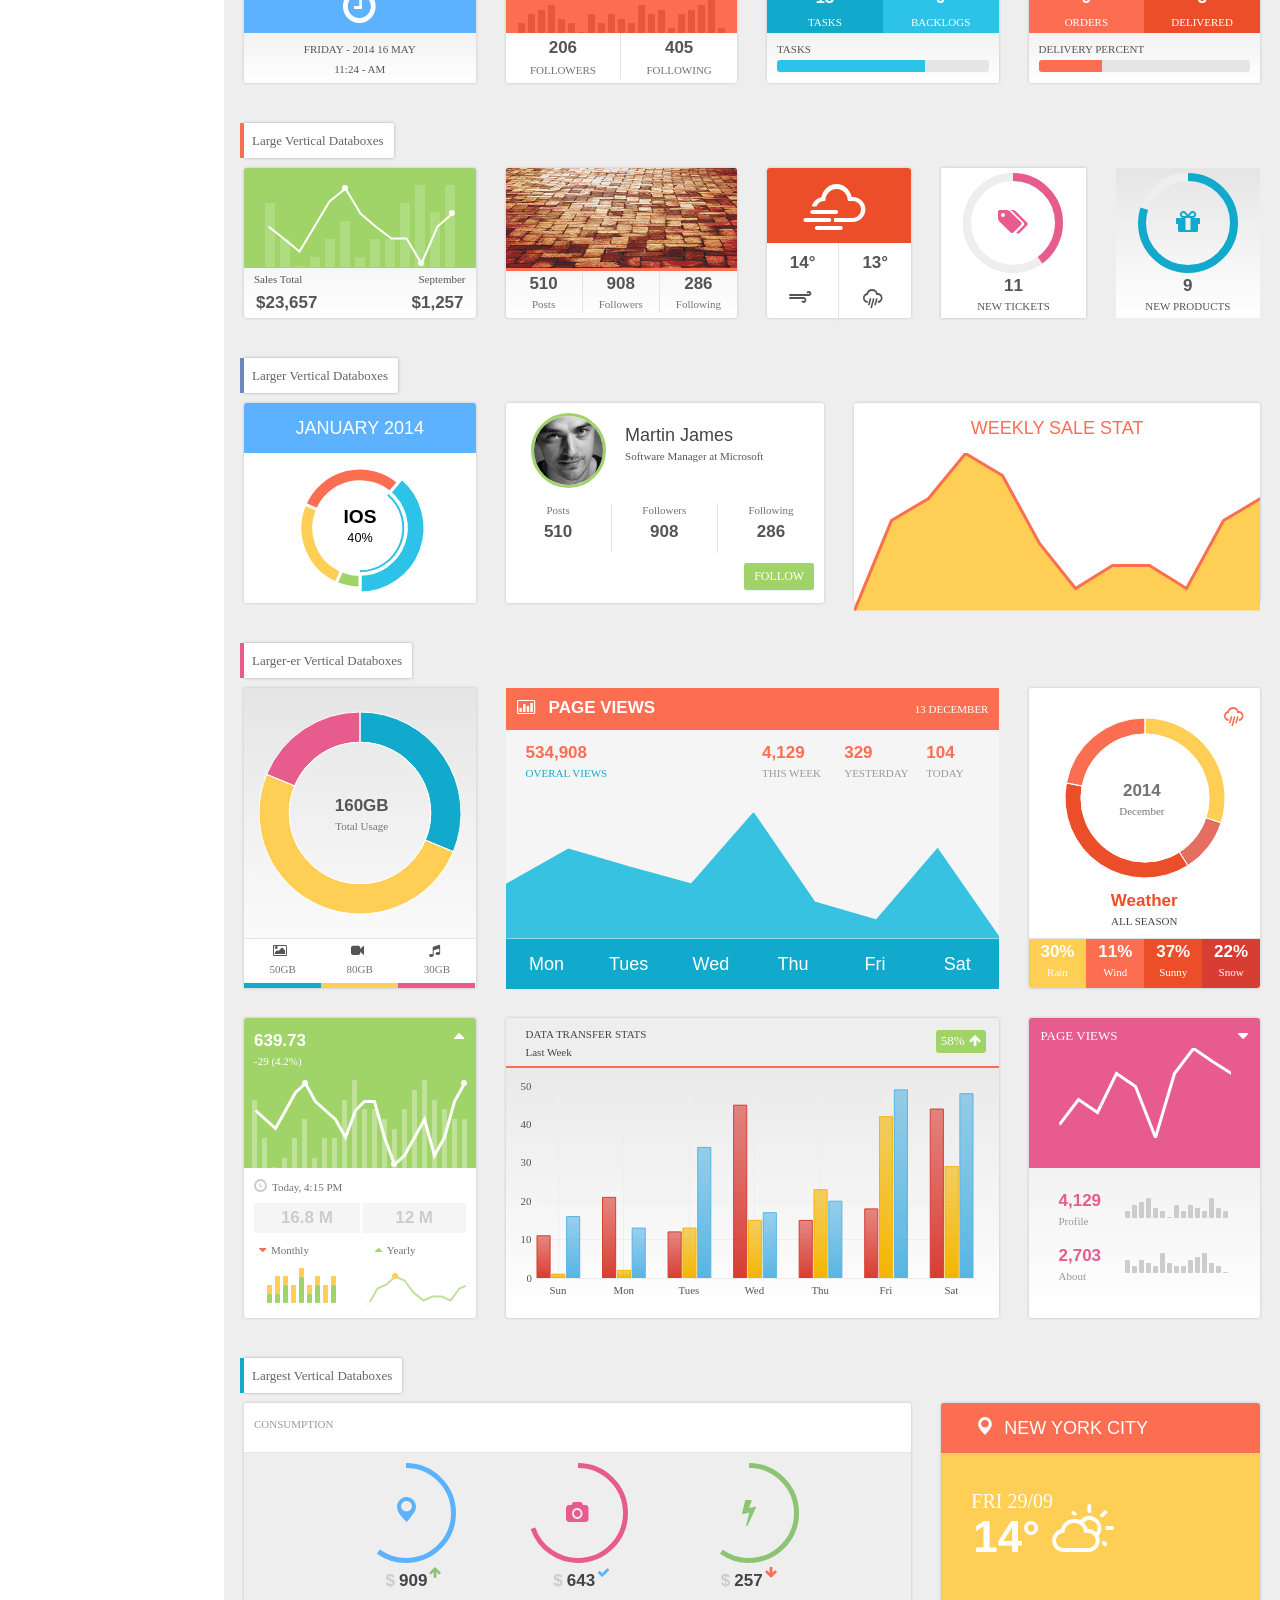
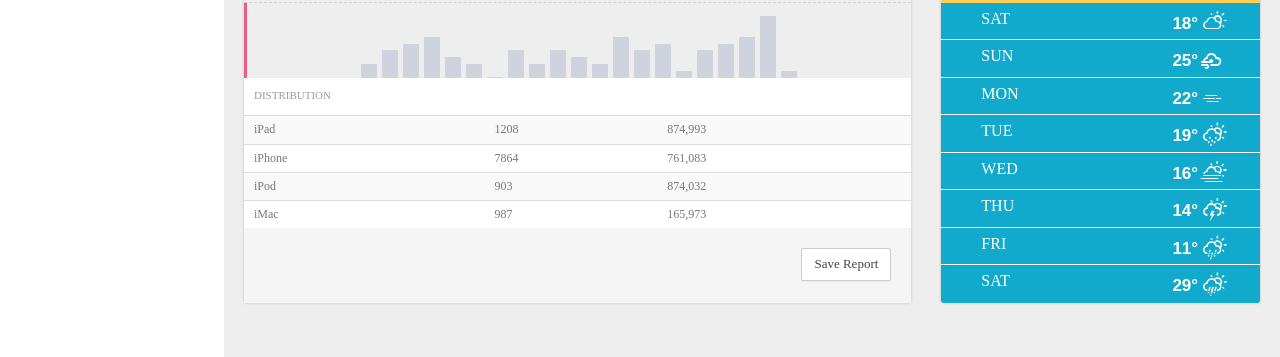
<file: frontend/views/layouts/BeyondAdmin/databoxes.html>
﻿<!DOCTYPE html>
<!--
BeyondAdmin - Responsive Admin Dashboard Template build with Twitter Bootstrap 3.2.0
Version: 1.0.0
Purchase: http://wrapbootstrap.com
-->

<html xmlns="http://www.w3.org/1999/xhtml">
<!-- Head -->
<head>
    <meta charset="utf-8" />
    <title>Databoxes</title>

    <meta name="description" content="databoxes" />
    <meta name="viewport" content="width=device-width, initial-scale=1.0" />
    <meta http-equiv="Content-Type" content="text/html; charset=utf-8" />
    <link rel="shortcut icon" href="assets/img/favicon.png" type="image/x-icon">

    <!--Basic Styles-->
    <link href="assets/css/bootstrap.min.css" rel="stylesheet" />
    <link id="bootstrap-rtl-link" href="" rel="stylesheet" />
    <link href="assets/css/font-awesome.min.css" rel="stylesheet" />
    <link href="assets/css/weather-icons.min.css" rel="stylesheet" />

    <!--Fonts-->
    <!-- <link href="http://fonts.useso.com/css?family=Open+Sans:300italic,400italic,600italic,700italic,400,600,700,300" rel="stylesheet" type="text/css"> -->

    <!--Beyond styles-->
    <link id="beyond-link" href="assets/css/beyond.min.css" rel="stylesheet" />
    <link href="assets/css/demo.min.css" rel="stylesheet" />
    <link href="assets/css/typicons.min.css" rel="stylesheet" />
    <link href="assets/css/animate.min.css" rel="stylesheet" />
    <link id="skin-link" href="" rel="stylesheet" type="text/css" />

    <!--Skin Script: Place this script in head to load scripts for skins and rtl support-->
    <script src="assets/js/skins.min.js"></script>
</head>
<!-- /Head -->
<!-- Body -->
<body>
    <!-- Loading Container -->
    <div class="loading-container">
        <div class="loading-progress">
            <div class="rotator">
                <div class="rotator">
                    <div class="rotator colored">
                        <div class="rotator">
                            <div class="rotator colored">
                                <div class="rotator colored"></div>
                                <div class="rotator"></div>
                            </div>
                            <div class="rotator colored"></div>
                        </div>
                        <div class="rotator"></div>
                    </div>
                    <div class="rotator"></div>
                </div>
                <div class="rotator"></div>
            </div>
            <div class="rotator"></div>
        </div>
    </div>
    <!--  /Loading Container -->
    <!-- Navbar -->
    <div class="navbar">
        <div class="navbar-inner">
            <div class="navbar-container">
                <!-- Navbar Barnd -->
                <div class="navbar-header pull-left">
                    <a href="#" class="navbar-brand">
                        <small>
                            <img src="assets/img/logo.png" alt="" />
                        </small>
                    </a>
                </div>
                <!-- /Navbar Barnd -->
                <!-- Sidebar Collapse -->
                <div class="sidebar-collapse" id="sidebar-collapse">
                    <i class="collapse-icon fa fa-bars"></i>
                </div>
                <!-- /Sidebar Collapse -->
                <!-- Account Area and Settings --->
                <div class="navbar-header pull-right">
                    <div class="navbar-account">
                        <ul class="account-area">
                            <li>
                                <a class=" dropdown-toggle" data-toggle="dropdown" title="Help" href="#">
                                    <i class="icon fa fa-warning"></i>
                                </a>
                                <!--Notification Dropdown-->
                                <ul class="pull-right dropdown-menu dropdown-arrow dropdown-notifications">
                                    <li>
                                        <a href="#">
                                            <div class="clearfix">
                                                <div class="notification-icon">
                                                    <i class="fa fa-phone bg-themeprimary white"></i>
                                                </div>
                                                <div class="notification-body">
                                                    <span class="title">Skype meeting with Patty</span>
                                                    <span class="description">01:00 pm</span>
                                                </div>
                                                <div class="notification-extra">
                                                    <i class="fa fa-clock-o themeprimary"></i>
                                                    <span class="description">office</span>
                                                </div>
                                            </div>
                                        </a>
                                    </li>
                                    <li>
                                        <a href="#">
                                            <div class="clearfix">
                                                <div class="notification-icon">
                                                    <i class="fa fa-check bg-darkorange white"></i>
                                                </div>
                                                <div class="notification-body">
                                                    <span class="title">Uncharted break</span>
                                                    <span class="description">03:30 pm - 05:15 pm</span>
                                                </div>
                                                <div class="notification-extra">
                                                    <i class="fa fa-clock-o darkorange"></i>
                                                </div>
                                            </div>
                                        </a>
                                    </li>
                                    <li>
                                        <a href="#">
                                            <div class="clearfix">
                                                <div class="notification-icon">
                                                    <i class="fa fa-gift bg-warning white"></i>
                                                </div>
                                                <div class="notification-body">
                                                    <span class="title">Kate birthday party</span>
                                                    <span class="description">08:30 pm</span>
                                                </div>
                                                <div class="notification-extra">
                                                    <i class="fa fa-calendar warning"></i>
                                                    <i class="fa fa-clock-o warning"></i>
                                                    <span class="description">at home</span>
                                                </div>
                                            </div>
                                        </a>
                                    </li>
                                    <li>
                                        <a href="#">
                                            <div class="clearfix">
                                                <div class="notification-icon">
                                                    <i class="fa fa-glass bg-success white"></i>
                                                </div>
                                                <div class="notification-body">
                                                    <span class="title">Dinner with friends</span>
                                                    <span class="description">10:30 pm</span>
                                                </div>
                                            </div>
                                        </a>
                                    </li>
                                    <li class="dropdown-footer ">
                                        <span>
                                            Today, March 28
                                        </span>
                                        <span class="pull-right">
                                            10°c
                                            <i class="wi wi-cloudy"></i>
                                        </span>
                                    </li>
                                </ul>
                                <!--/Notification Dropdown-->
                            </li>
                            <li>
                                <a class="wave in dropdown-toggle" data-toggle="dropdown" title="Help" href="#">
                                    <i class="icon fa fa-envelope"></i>
                                    <span class="badge">3</span>
                                </a>
                                <!--Messages Dropdown-->
                                <ul class="pull-right dropdown-menu dropdown-arrow dropdown-messages">
                                    <li>
                                        <a href="#">
                                            <img src="assets/img/avatars/divyia.jpg" class="message-avatar" alt="Divyia Austin">
                                            <div class="message">
                                                <span class="message-sender">
                                                    Divyia Austin
                                                </span>
                                                <span class="message-time">
                                                    2 minutes ago
                                                </span>
                                                <span class="message-subject">
                                                    Here's the recipe for apple pie
                                                </span>
                                                <span class="message-body">
                                                    to identify the sending application when the senders image is shown for the main icon
                                                </span>
                                            </div>
                                        </a>
                                    </li>
                                    <li>
                                        <a href="#">
                                            <img src="assets/img/avatars/bing.png" class="message-avatar" alt="Microsoft Bing">
                                            <div class="message">
                                                <span class="message-sender">
                                                    Bing.com
                                                </span>
                                                <span class="message-time">
                                                    Yesterday
                                                </span>
                                                <span class="message-subject">
                                                    Bing Newsletter: The January Issue‏
                                                </span>
                                                <span class="message-body">
                                                    Discover new music just in time for the Grammy® Awards.
                                                </span>
                                            </div>
                                        </a>
                                    </li>
                                    <li>
                                        <a href="#">
                                            <img src="assets/img/avatars/adam-jansen.jpg" class="message-avatar" alt="Divyia Austin">
                                            <div class="message">
                                                <span class="message-sender">
                                                    Nicolas
                                                </span>
                                                <span class="message-time">
                                                    Friday, September 22
                                                </span>
                                                <span class="message-subject">
                                                    New 4K Cameras
                                                </span>
                                                <span class="message-body">
                                                    The 4K revolution has come over the horizon and is reaching the general populous
                                                </span>
                                            </div>
                                        </a>
                                    </li>
                                </ul>
                                <!--/Messages Dropdown-->
                            </li>

                            <li>
                                <a class="dropdown-toggle" data-toggle="dropdown" title="Tasks" href="#">
                                    <i class="icon fa fa-tasks"></i>
                                    <span class="badge">4</span>
                                </a>
                                <!--Tasks Dropdown-->
                                <ul class="pull-right dropdown-menu dropdown-tasks dropdown-arrow ">
                                    <li class="dropdown-header bordered-darkorange">
                                        <i class="fa fa-tasks"></i>
                                        4 Tasks In Progress
                                    </li>

                                    <li>
                                        <a href="#">
                                            <div class="clearfix">
                                                <span class="pull-left">Account Creation</span>
                                                <span class="pull-right">65%</span>
                                            </div>

                                            <div class="progress progress-xs">
                                                <div style="width:65%" class="progress-bar"></div>
                                            </div>
                                        </a>
                                    </li>

                                    <li>
                                        <a href="#">
                                            <div class="clearfix">
                                                <span class="pull-left">Profile Data</span>
                                                <span class="pull-right">35%</span>
                                            </div>

                                            <div class="progress progress-xs">
                                                <div style="width:35%" class="progress-bar progress-bar-success"></div>
                                            </div>
                                        </a>
                                    </li>

                                    <li>
                                        <a href="#">
                                            <div class="clearfix">
                                                <span class="pull-left">Updating Resume</span>
                                                <span class="pull-right">75%</span>
                                            </div>

                                            <div class="progress progress-xs">
                                                <div style="width:75%" class="progress-bar progress-bar-darkorange"></div>
                                            </div>
                                        </a>
                                    </li>

                                    <li>
                                        <a href="#">
                                            <div class="clearfix">
                                                <span class="pull-left">Adding Contacts</span>
                                                <span class="pull-right">10%</span>
                                            </div>

                                            <div class="progress progress-xs">
                                                <div style="width:10%" class="progress-bar progress-bar-warning"></div>
                                            </div>
                                        </a>
                                    </li>

                                    <li class="dropdown-footer">
                                        <a href="#">
                                            See All Tasks
                                        </a>
                                        <button class="btn btn-xs btn-default shiny darkorange icon-only pull-right"><i class="fa fa-check"></i></button>
                                    </li>
                                </ul>
                                <!--/Tasks Dropdown-->
                            </li>
                            <li>
                                <a class="login-area dropdown-toggle" data-toggle="dropdown">
                                    <div class="avatar" title="View your public profile">
                                        <img src="assets/img/avatars/adam-jansen.jpg">
                                    </div>
                                    <section>
                                        <h2><span class="profile"><span>David Stevenson</span></span></h2>
                                    </section>
                                </a>
                                <!--Login Area Dropdown-->
                                <ul class="pull-right dropdown-menu dropdown-arrow dropdown-login-area">
                                    <li class="username"><a>David Stevenson</a></li>
                                    <li class="email"><a>David.Stevenson@live.com</a></li>
                                    <!--Avatar Area-->
                                    <li>
                                        <div class="avatar-area">
                                            <img src="assets/img/avatars/adam-jansen.jpg" class="avatar">
                                            <span class="caption">Change Photo</span>
                                        </div>
                                    </li>
                                    <!--Avatar Area-->
                                    <li class="edit">
                                        <a href="profile.html" class="pull-left">Profile</a>
                                        <a href="#" class="pull-right">Setting</a>
                                    </li>
                                    <!--Theme Selector Area-->
                                    <li class="theme-area">
                                        <ul class="colorpicker" id="skin-changer">
                                            <li><a class="colorpick-btn" href="#" style="background-color:#5DB2FF;" rel="assets/css/skins/blue.min.css"></a></li>
                                            <li><a class="colorpick-btn" href="#" style="background-color:#2dc3e8;" rel="assets/css/skins/azure.min.css"></a></li>
                                            <li><a class="colorpick-btn" href="#" style="background-color:#03B3B2;" rel="assets/css/skins/teal.min.css"></a></li>
                                            <li><a class="colorpick-btn" href="#" style="background-color:#53a93f;" rel="assets/css/skins/green.min.css"></a></li>
                                            <li><a class="colorpick-btn" href="#" style="background-color:#FF8F32;" rel="assets/css/skins/orange.min.css"></a></li>
                                            <li><a class="colorpick-btn" href="#" style="background-color:#cc324b;" rel="assets/css/skins/pink.min.css"></a></li>
                                            <li><a class="colorpick-btn" href="#" style="background-color:#AC193D;" rel="assets/css/skins/darkred.min.css"></a></li>
                                            <li><a class="colorpick-btn" href="#" style="background-color:#8C0095;" rel="assets/css/skins/purple.min.css"></a></li>
                                            <li><a class="colorpick-btn" href="#" style="background-color:#0072C6;" rel="assets/css/skins/darkblue.min.css"></a></li>
                                            <li><a class="colorpick-btn" href="#" style="background-color:#585858;" rel="assets/css/skins/gray.min.css"></a></li>
                                            <li><a class="colorpick-btn" href="#" style="background-color:#474544;" rel="assets/css/skins/black.min.css"></a></li>
                                            <li><a class="colorpick-btn" href="#" style="background-color:#001940;" rel="assets/css/skins/deepblue.min.css"></a></li>
                                        </ul>
                                    </li>
                                    <!--/Theme Selector Area-->
                                    <li class="dropdown-footer">
                                        <a href="login.html">
                                            Sign out
                                        </a>
                                    </li>
                                </ul>
                                <!--/Login Area Dropdown-->
                            </li>
                            <!-- /Account Area -->
                            <!--Note: notice that setting div must start right after account area list.
                            no space must be between these elements-->
                            <!-- Settings -->
                        </ul><div class="setting">
                            <a id="btn-setting" title="Setting" href="#">
                                <i class="icon glyphicon glyphicon-cog"></i>
                            </a>
                        </div><div class="setting-container">
                            <label>
                                <input type="checkbox" id="checkbox_fixednavbar">
                                <span class="text">Fixed Navbar</span>
                            </label>
                            <label>
                                <input type="checkbox" id="checkbox_fixedsidebar">
                                <span class="text">Fixed SideBar</span>
                            </label>
                            <label>
                                <input type="checkbox" id="checkbox_fixedbreadcrumbs">
                                <span class="text">Fixed BreadCrumbs</span>
                            </label>
                            <label>
                                <input type="checkbox" id="checkbox_fixedheader">
                                <span class="text">Fixed Header</span>
                            </label>
                        </div>
                        <!-- Settings -->
                    </div>
                </div>
                <!-- /Account Area and Settings -->
            </div>
        </div>
    </div>
    <!-- /Navbar -->
    <!-- Main Container -->
    <div class="main-container container-fluid">
        <!-- Page Container -->
        <div class="page-container">
            <!-- Page Sidebar -->
            <div class="page-sidebar" id="sidebar">
                <!-- Page Sidebar Header-->
                <div class="sidebar-header-wrapper">
                    <input type="text" class="searchinput" />
                    <i class="searchicon fa fa-search"></i>
                    <div class="searchhelper">Search Reports, Charts, Emails or Notifications</div>
                </div>
                <!-- /Page Sidebar Header -->
                <!-- Sidebar Menu -->
                <ul class="nav sidebar-menu">
                    <!--Dashboard-->
                    <li>
                        <a href="index.html">
                            <i class="menu-icon glyphicon glyphicon-home"></i>
                            <span class="menu-text"> Dashboard </span>
                        </a>
                    </li>
                    <!--Databoxes-->
                    <li class="active">
                        <a href="databoxes.html">
                            <i class="menu-icon glyphicon glyphicon-tasks"></i>
                            <span class="menu-text"> Data Boxes </span>
                        </a>
                    </li>
                    <!--Widgets-->
                    <li>
                        <a href="widgets.html">
                            <i class="menu-icon fa fa-th"></i>
                            <span class="menu-text"> Widgets </span>
                        </a>
                    </li>
                    <!--UI Elements-->
                    <li>
                        <a href="#" class="menu-dropdown">
                            <i class="menu-icon fa fa-desktop"></i>
                            <span class="menu-text"> Elements </span>

                            <i class="menu-expand"></i>
                        </a>

                        <ul class="submenu">
                            <li>
                                <a href="elements.html">
                                    <span class="menu-text">Basic Elements</span>
                                </a>
                            </li>
                            <li>
                                <a href="#" class="menu-dropdown">
                                    <span class="menu-text">
                                        Icons
                                    </span>
                                    <i class="menu-expand"></i>
                                </a>

                                <ul class="submenu">
                                    <li>
                                        <a href="font-awesome.html">
                                            <i class="menu-icon fa fa-rocket"></i>
                                            <span class="menu-text">Font Awesome</span>
                                        </a>
                                    </li>
                                    <li>
                                        <a href="glyph-icons.html">
                                            <i class="menu-icon glyphicon glyphicon-stats"></i>
                                            <span class="menu-text">Glyph Icons</span>
                                        </a>
                                    </li>
                                    <li>
                                        <a href="typicon.html">
                                            <i class="menu-icon typcn typcn-location-outline"></i>
                                            <span class="menu-text"> Typicons</span>
                                        </a>
                                    </li>
                                    <li>
                                        <a href="weather-icons.html">
                                            <i class="menu-icon wi-day-snow"></i>
                                            <span class="menu-text">Weather Icons</span>
                                        </a>
                                    </li>
                                </ul>
                            </li>
                            <li>
                                <a href="tabs.html">
                                    <span class="menu-text">Tabs & Accordions</span>
                                </a>
                            </li>
                            <li>
                                <a href="alerts.html">
                                    <span class="menu-text">Alerts & Tooltips</span>
                                </a>
                            </li>
                            <li>
                                <a href="modals.html">
                                    <span class="menu-text">Modals & Wells</span>
                                </a>
                            </li>
                            <li>
                                <a href="buttons.html">
                                    <span class="menu-text">Buttons</span>
                                </a>
                            </li>
                            <li>
                                <a href="nestable-list.html">
                                    <span class="menu-text"> Nestable List</span>
                                </a>
                            </li>
                            <li>
                                <a href="treeview.html">
                                    <span class="menu-text">Treeview</span>
                                </a>
                            </li>
                        </ul>
                    </li>
                    <!--Tables-->
                    <li>
                        <a href="#" class="menu-dropdown">
                            <i class="menu-icon fa fa-table"></i>
                            <span class="menu-text"> Tables </span>

                            <i class="menu-expand"></i>
                        </a>

                        <ul class="submenu">
                            <li>
                                <a href="tables-simple.html">
                                    <span class="menu-text">Simple & Responsive</span>
                                </a>
                            </li>
                            <li>
                                <a href="tables-data.html">
                                    <span class="menu-text">Data Tables</span>
                                </a>
                            </li>
                        </ul>
                    </li>
                    <!--Forms-->
                    <li>
                        <a href="#" class="menu-dropdown">
                            <i class="menu-icon fa fa-pencil-square-o"></i>
                            <span class="menu-text"> Forms </span>

                            <i class="menu-expand"></i>
                        </a>

                        <ul class="submenu">
                            <li>
                                <a href="form-layouts.html">
                                    <span class="menu-text">Form Layouts</span>
                                </a>
                            </li>

                            <li>
                                <a href="form-inputs.html">
                                    <span class="menu-text">Form Inputs</span>
                                </a>
                            </li>

                            <li>
                                <a href="form-pickers.html">
                                    <span class="menu-text">Data Pickers</span>
                                </a>
                            </li>
                            <li>
                                <a href="form-wizard.html">
                                    <span class="menu-text">Wizard</span>
                                </a>
                            </li>
                            <li>
                                <a href="form-validation.html">
                                    <span class="menu-text">Validation</span>
                                </a>
                            </li>
                            <li>
                                <a href="form-editors.html">
                                    <span class="menu-text">Editors</span>
                                </a>
                            </li>
                        </ul>
                    </li>
                    <!--Charts-->
                    <li>
                        <a href="#" class="menu-dropdown">
                            <i class="menu-icon fa fa-bar-chart-o"></i>
                            <span class="menu-text"> Charts </span>

                            <i class="menu-expand"></i>
                        </a>

                        <ul class="submenu">
                            <li>
                                <a href="flot.html">
                                    <span class="menu-text">Flot Charts</span>
                                </a>
                            </li>

                            <li>
                                <a href="morris.html">
                                    <span class="menu-text"> Morris Charts</span>
                                </a>
                            </li>
                            <li>
                                <a href="sparkline.html">
                                    <span class="menu-text">Sparkline Charts</span>
                                </a>
                            </li>
                            <li>
                                <a href="easypiecharts.html">
                                    <span class="menu-text">Easy Pie Charts</span>
                                </a>
                            </li>
                            <li>
                                <a href="chartjs.html">
                                    <span class="menu-text"> ChartJS</span>
                                </a>
                            </li>
                        </ul>
                    </li>
                    <!--Profile-->
                    <li>
                        <a href="profile.html">
                            <i class="menu-icon fa fa-picture-o"></i>
                            <span class="menu-text">Profile</span>
                        </a>
                    </li>
                    <!--Mail-->
                    <li>
                        <a href="#" class="menu-dropdown">
                            <i class="menu-icon fa fa-envelope-o"></i>
                            <span class="menu-text"> Mail </span>

                            <i class="menu-expand"></i>
                        </a>

                        <ul class="submenu">
                            <li>
                                <a href="inbox.html">
                                    <span class="menu-text">Inbox</span>
                                </a>
                            </li>

                            <li>
                                <a href="message-view.html">
                                    <span class="menu-text">View Message</span>
                                </a>
                            </li>
                            <li>
                                <a href="message-compose.html">
                                    <span class="menu-text">Compose Message</span>
                                </a>
                            </li>
                        </ul>
                    </li>
                    <!--Calendar-->
                    <li>
                        <a href="calendar.html">
                            <i class="menu-icon fa fa-calendar"></i>
                            <span class="menu-text">
                                Calendar
                            </span>
                        </a>
                    </li>
                    <!--Pages-->
                    <li>
                        <a href="#" class="menu-dropdown">
                            <i class="menu-icon glyphicon glyphicon-paperclip"></i>
                            <span class="menu-text"> Pages </span>

                            <i class="menu-expand"></i>
                        </a>
                        <ul class="submenu">
                            <li>
                                <a href="timeline.html">
                                    <span class="menu-text">Timeline</span>
                                </a>
                            </li>
                            <li>
                                <a href="pricing.html">
                                    <span class="menu-text">Pricing Tables</span>
                                </a>
                            </li>

                            <li>
                                <a href="invoice.html">
                                    <span class="menu-text">Invoice</span>
                                </a>
                            </li>

                            <li>
                                <a href="login.html">
                                    <span class="menu-text">Login</span>
                                </a>
                            </li>
                            <li>
                                <a href="register.html">
                                    <span class="menu-text">Register</span>
                                </a>
                            </li>
                            <li>
                                <a href="lock.html">
                                    <span class="menu-text">Lock Screen</span>
                                </a>
                            </li>
                            <li>
                                <a href="typography.html">
                                    <span class="menu-text"> Typography </span>
                                </a>
                            </li>
                        </ul>
                    </li>
                    <!--More Pages-->
                    <li>
                        <a href="#" class="menu-dropdown">
                            <i class="menu-icon glyphicon glyphicon-link"></i>

                            <span class="menu-text">
                                More Pages
                            </span>

                            <i class="menu-expand"></i>
                        </a>

                        <ul class="submenu">
                            <li>
                                <a href="error-404.html">
                                    <span class="menu-text">Error 404</span>
                                </a>
                            </li>

                            <li>
                                <a href="error-500.html">
                                    <span class="menu-text"> Error 500</span>
                                </a>
                            </li>
                            <li>
                                <a href="blank.html">
                                    <span class="menu-text">Blank Page</span>
                                </a>
                            </li>
                            <li>
                                <a href="grid.html">
                                    <span class="menu-text"> Grid</span>
                                </a>
                            </li>
                            <li>
                                <a href="#" class="menu-dropdown">
                                    <span class="menu-text">
                                        Multi Level Menu
                                    </span>
                                    <i class="menu-expand"></i>
                                </a>

                                <ul class="submenu">
                                    <li>
                                        <a href="#">
                                            <i class="menu-icon fa fa-camera"></i>
                                            <span class="menu-text">Level 3</span>
                                        </a>
                                    </li>

                                    <li>
                                        <a href="#" class="menu-dropdown">
                                            <i class="menu-icon fa fa-asterisk"></i>

                                            <span class="menu-text">
                                                Level 4
                                            </span>
                                            <i class="menu-expand"></i>
                                        </a>

                                        <ul class="submenu">
                                            <li>
                                                <a href="#">
                                                    <i class="menu-icon fa fa-bolt"></i>
                                                    <span class="menu-text">Some Item</span>
                                                </a>
                                            </li>

                                            <li>
                                                <a href="#">
                                                    <i class="menu-icon fa fa-bug"></i>
                                                    <span class="menu-text">Another Item</span>
                                                </a>
                                            </li>
                                        </ul>
                                    </li>
                                </ul>
                            </li>
                        </ul>
                    </li>
                    <!--Right to Left-->
                    <li>
                        <a href="#" class="menu-dropdown">
                            <i class="menu-icon fa fa-align-right"></i>
                            <span class="menu-text"> Right to Left </span>

                            <i class="menu-expand"></i>
                        </a>
                        <ul class="submenu">
                            <li>
                                <a>
                                    <span class="menu-text">RTL</span>
                                    <label class="pull-right margin-top-10">
                                        <input id="rtl-changer" class="checkbox-slider slider-icon colored-primary" type="checkbox">
                                        <span class="text"></span>
                                    </label>
                                </a>
                            </li>
                            <li>
                                <a href="index-rtl-ar.html">
                                    <span class="menu-text">Arabic Layout</span>
                                </a>
                            </li>

                            <li>
                                <a href="index-rtl-fa.html">
                                    <span class="menu-text">Persian Layout</span>
                                </a>
                            </li>
                        </ul>
                    </li>
                </ul>
                <!-- /Sidebar Menu -->
            </div>
            <!-- /Page Sidebar -->
            <!-- Page Content -->
            <div class="page-content">
                <!-- Page Breadcrumb -->
                <div class="page-breadcrumbs">
                    <ul class="breadcrumb">
                        <li>
                            <i class="fa fa-home"></i>
                            <a href="#">Home</a>
                        </li>
                        <li class="active">Databoxes</li>
                    </ul>
                </div>
                <!-- /Page Breadcrumb -->
                <!-- Page Header -->
                <div class="page-header position-relative">
                    <div class="header-title">
                        <h1>
                            DataBoxes
                            <small>
                                <i class="fa fa-angle-right"></i>
                                beyond containers
                            </small>
                        </h1>
                    </div>
                    <!--Header Buttons-->
                    <div class="header-buttons">
                        <a class="sidebar-toggler" href="#">
                            <i class="fa fa-arrows-h"></i>
                        </a>
                        <a class="refresh" id="refresh-toggler" href="">
                            <i class="glyphicon glyphicon-refresh"></i>
                        </a>
                        <a class="fullscreen" id="fullscreen-toggler" href="#">
                            <i class="glyphicon glyphicon-fullscreen"></i>
                        </a>
                    </div>
                    <!--Header Buttons End-->
                </div>
                <!-- /Page Header -->
                <!-- Page Body -->
                <div class="page-body">
                    <div class="row">
                        <div class="col-lg-12 col-sm-12 col-xs-12">
                            <div class="row">
                                <div class="col-lg-12 col-sm-12 col-xs-12">
                                    <div class="well bordered-left bordered-themeprimary">
                                        <p>BeyondAdmin's Databoxes are meant to provide you a completely flexible  and very easy to customize tool to visualize data. You can create databoxes in multiple sizes and different styles. </p>
                                        <p>Basically there are two types of Databoxes: <strong>Horizontal</strong> and <strong>Vertical</strong>.</p>
                                        <p>You can user pre-defined styles to create infinite types of Databoxes to visualize data in your own fashion. These are just examples that i've made to show you how databoxes work. There is no limitation in your imagination and creativity.</p>
                                        <p><i class="fa fa-star yellow margin-right-5"></i><strong>Note:</strong> You can use these samples or you can build your own but you must know that every week there will be new databoxes added to this collection.</p>
                                    </div>
                                </div>
                            </div>
                            <div class="row">
                                <div class="col-lg-3 col-sm-6 col-xs-12">
                                    <div class="databox databox-graded">
                                        <div class="databox-left no-padding">
                                            <img src="assets/img/avatars/divyia.jpg" style="width:65px; height:65px;">
                                        </div>
                                        <div class="databox-right padding-top-20">
                                            <div class="databox-stat yellow radius-bordered">
                                                <i class="stat-icon fa fa-envelope-o"></i>
                                            </div>
                                            <div class="databox-text darkgray">DIVYIA JONES</div>
                                            <div class="databox-text darkgray">Manager</div>
                                        </div>
                                    </div>
                                </div>
                                <div class="col-lg-3 col-sm-6 col-xs-12">
                                    <div class="databox">
                                        <div class="databox-left bg-white">
                                            <div class="databox-sparkline">
                                                <span data-sparkline="bar" data-height="40px" data-width="100%" data-barcolor="#57b5e3" data-negbarcolor="#a0d468" data-zerocolor="#d73d32"
                                                      data-barwidth="5px" data-barspacing="1px">
                                                    5,6,7,2,0,-4,-2,4
                                                </span>
                                            </div>
                                        </div>
                                        <div class="databox-right bg-white bordered bordered-platinum">
                                            <span class="databox-number sky">2485</span>
                                            <div class="databox-text darkgray">PAGE VIEWS</div>
                                            <div class="databox-stat bg-palegreen radius-bordered">
                                                <div class="stat-text">8%</div>
                                                <i class="stat-icon fa fa-arrow-up"></i>
                                            </div>
                                        </div>
                                    </div>
                                </div>
                                <div class="col-lg-3 col-sm-6 col-xs-12">
                                    <div class="databox radius-bordered databox-shadowed databox-graded">
                                        <div class="databox-left bg-lightred">
                                            <div class="databox-piechart">
                                                <div data-toggle="easypiechart" class="easyPieChart" data-barcolor="#fff" data-linecap="butt" data-percent="42" data-animate="500" data-linewidth="3" data-size="47" data-trackcolor="#f39e93"><span class="white font-90">42%</span></div>
                                            </div>
                                        </div>
                                        <div class="databox-right">
                                            <span class="databox-number lightred">322</span>
                                            <div class="databox-text darkgray">UNIQUE USERS</div>
                                            <div class="databox-stat bg-lightred radius-bordered">
                                                <div class="stat-text">4%</div>
                                                <i class="stat-icon fa fa-arrow-down"></i>
                                            </div>
                                        </div>
                                    </div>
                                </div>
                                <div class="col-lg-3 col-sm-6 col-xs-12">
                                    <div class="databox databox-halved radius-bordered databox-shadowed">
                                        <div class="databox-left bg-whitesmoke">
                                            <div class="databox-sparkline">
                                                <span data-sparkline="compositeline" data-height="45px" data-width="100%"
                                                      data-linecolor="#57b5e3" data-secondlinecolor="#f4b400"
                                                      data-fillcolor="false" data-secondfillcolor="false"
                                                      data-highlightspotcolor="#a0d468" data-highlightlinecolor="#a0d468"
                                                      data-composite="4, 1, 5, 7, 9, 9, 8, 7, 6, 6, 4, 7, 8, 4, 3, 2, 2, 5, 6, 7">
                                                    8,4,0,0,0,0,1,4,4,10,10,10,10,0,0,0,4,6,5,9,10
                                                </span>
                                            </div>
                                        </div>
                                        <div class="databox-right bg-sky padding-10">
                                            <span class="databox-title white">Users</span>
                                            <div class="databox-text white">Visit Statistics</div>

                                        </div>
                                    </div>
                                </div>
                            </div>
                            <div class="row">
                                <div class="col-lg-3 col-md-3 col-sm-3 col-xs-12">
                                    <div class="databox radius-bordered databox-shadowed databox-graded">
                                        <div class="databox-left bg-orange">
                                            <div class="databox-piechart">
                                                <div data-toggle="easypiechart" class="easyPieChart" data-barcolor="#fff" data-linecap="butt" data-percent="50" data-animate="500" data-linewidth="3" data-size="47" data-trackcolor="#fa8872"><span class="white font-90">50%</span></div>
                                            </div>
                                        </div>
                                        <div class="databox-right">
                                            <span class="databox-number orange">14</span>
                                            <div class="databox-text darkgray">NEW TASKS</div>
                                            <div class="databox-stat orange radius-bordered">
                                                <i class="stat-icon icon-lg fa fa-tasks"></i>
                                            </div>
                                        </div>
                                    </div>
                                </div>
                                <div class="col-lg-3 col-md-3 col-sm-3 col-xs-12">
                                    <div class="databox radius-bordered databox-shadowed databox-graded">
                                        <div class="databox-left bg-yellow">
                                            <div class="databox-piechart">
                                                <div data-toggle="easypiechart" class="easyPieChart" data-barcolor="#fff" data-linecap="butt" data-percent="15" data-animate="500" data-linewidth="3" data-size="47" data-trackcolor="#fee29f"><span class="white font-90">15%</span></div>
                                            </div>
                                        </div>
                                        <div class="databox-right">
                                            <span class="databox-number yellow">1</span>
                                            <div class="databox-text darkgray">NEW MESSAGE</div>
                                            <div class="databox-stat yellow radius-bordered">
                                                <i class="stat-icon  icon-lg fa fa-envelope-o"></i>
                                            </div>
                                        </div>
                                    </div>
                                </div>
                                <div class="col-lg-3 col-md-3 col-sm-3 col-xs-12">
                                    <div class="databox radius-bordered databox-shadowed databox-graded">
                                        <div class="databox-left bg-azure">
                                            <div class="databox-piechart">
                                                <div data-toggle="easypiechart" class="easyPieChart" data-barcolor="#fff" data-linecap="butt" data-percent="76" data-animate="500" data-linewidth="3" data-size="47" data-trackcolor="#7fe2fa"><span class="white font-90">76%</span></div>
                                            </div>
                                        </div>
                                        <div class="databox-right">
                                            <span class="databox-number azure">98</span>
                                            <div class="databox-text darkgray">NEW USERS</div>
                                            <div class="databox-state bg-azure">
                                                <i class="fa fa-check"></i>
                                            </div>
                                        </div>
                                    </div>
                                </div>
                                <div class="col-lg-3 col-sm-6 col-xs-12">
                                    <div class="databox databox-transparent">
                                        <div class="databox-left no-padding">
                                            <div class="databox-piechart">
                                                <div data-toggle="easypiechart" class="easyPieChart block-center"
                                                     data-barcolor="#fb6e52" data-linecap="butt" data-percent="80" data-animate="500"
                                                     data-linewidth="2" data-size="65" data-trackcolor="#eee">
                                                    <span class="databox-text darkgray">VISITS</span>
                                                </div>
                                            </div>
                                        </div>
                                        <div class="databox-right">
                                            <div class="databox-sparkline padding-5">
                                                <span data-sparkline="compositebar" data-height="50px" data-width="100%"
                                                      data-barcolor="#fff" data-negbarcolor="#f5f5f5" data-zerocolor="#d73d32"
                                                      data-barwidth="6px" data-barspacing="5px"
                                                      data-fillcolor="false" data-linecolor="#fb6e52" data-spotradius="3" data-linewidth="1.5"
                                                      data-spotcolor="#fff " data-minspotcolor="#fff " data-maxspotcolor="#fff"
                                                      data-highlightspotcolor="#fff" data-highlightlinecolor="#fff"
                                                      data-composite="4, 1, 5, 7, 6, 4, 8, 7, 2,4,2,1">
                                                    6,4,0,1,4,6,2,4,4,8,2,4,1
                                                </span>
                                            </div>
                                        </div>
                                    </div>
                                </div>

                            </div>
                            <h6 class="row-title before-blue">Large Databoxes</h6>
                            <div class="row">
                                <div class="col-lg-4 col-sm-6 col-xs-12">
                                    <div class="databox databox-lg radius-bordered databox-shadowed">
                                        <div class="databox-left bg-white">
                                            <div class="databox-sparkline">
                                                <span data-sparkline="bar" data-height="40px" data-width="100%" data-barwidth="7px" data-barspacing="3px" data-stackedbarcolor='["#11a9cc", "#ffce55"]'>
                                                    2:2,2:3,3:2,1:3,3:3
                                                </span>
                                            </div>
                                        </div>
                                        <div class="databox-right bordered-thick bordered-sky bg-white">
                                            <span class="databox-number sky"><i class="fa fa-user"></i>2485</span>
                                            <div class="databox-text darkgray">NEW & RETURNING USERS</div>
                                            <div class="databox-stat bg-sky radius-bordered">
                                                <div class="stat-text">10 %</div>
                                                <i class="stat-icon fa fa-long-arrow-up"></i>
                                            </div>
                                        </div>
                                    </div>
                                </div>
                                <div class="col-lg-4 col-sm-6 col-xs-12">
                                    <div class="databox databox-lg radius-bordered databox-shadowed databox-graded">
                                        <div class="databox-left bg-palegreen">
                                            <div class="databox-piechart">
                                                <div data-toggle="easypiechart" class="easyPieChart" data-barcolor="#fff" data-linecap="butt" data-percent="50" data-animate="500" data-linewidth="3" data-size="60" data-trackcolor="#aadc95"><span class="white font-90">50%</span></div>
                                            </div>
                                        </div>
                                        <div class="databox-right">
                                            <span class="databox-number green">206</span>
                                            <div class="databox-text darkgray">TRAFFIC USED (GB)</div>
                                            <div class="databox-stat bg-palegreen radius-bordered">
                                                <div class="stat-text">10%</div>
                                                <i class="stat-icon fa fa-arrow-up"></i>
                                            </div>
                                        </div>
                                    </div>
                                </div>
                                <div class="col-lg-4 col-sm-6 col-xs-12">
                                    <div class="databox databox-halved databox-lg radius-bordered databox-shadowed">
                                        <div class="databox-left bg-white">
                                            <div class="databox-sparkline">
                                                <span data-sparkline="compositebar" data-height="40px" data-width="100%"
                                                      data-barcolor="#5db2ff" data-negbarcolor="#f4b400" data-zerocolor="#d73d32"
                                                      data-barwidth="5px" data-barspacing="4px"
                                                      data-fillcolor="false" data-linecolor="#e75b8d" data-spotradius="3" data-linewidth="2"
                                                      data-composite="4, 1, 5, 7, 9, 9, 8, 7, 6, 6, 4, 7">
                                                    8,4,0,1,4,6,2,4,4,8,10,7,10
                                                </span>
                                            </div>
                                        </div>
                                        <div class="databox-right bg-pink">
                                            <span class="databox-title white">Users</span>
                                            <div class="databox-text white">Visit Statistics</div>

                                        </div>
                                    </div>
                                </div>
                            </div>
                            <h6 class="row-title before-darkorange">Larger Databoxes</h6>
                            <div class="row">
                                <div class="col-lg-6 col-sm-6 col-xs-12">
                                    <div class="databox databox-xlg radius-bordered databox-shadowed">
                                        <div class="databox-left bg-snow">
                                            <div class="databox-piechart">
                                                <div data-toggle="easypiechart" class="easyPieChart" data-barcolor="#11a9cc " data-linecap="butt" data-percent="60" data-animate="500" data-linewidth="7" data-size="150" data-trackcolor="#ffce55">
                                                    <span class="sky font-150"><i class="fa fa-envelope"></i> Mail</span>
                                                </div>
                                            </div>
                                        </div>
                                        <div class="databox-right no-padding bordered-thick bordered-whitesmoke">
                                            <div class="databox-row row-6 bg-orange padding-10">
                                                <div class="databox-sparkline">
                                                    <span data-sparkline="line" data-height="65px" data-width="100%" data-fillcolor="false" data-linecolor="#fff"
                                                          data-spotcolor="#fafafa" data-minspotcolor="#fafafa" data-maxspotcolor="#ffce55"
                                                          data-highlightspotcolor="#fff" data-highlightlinecolor="#fff"
                                                          data-linewidth="3" data-spotradius="5">
                                                        2,6,7,9,8,5,3,4,4,3,6,7
                                                    </span>
                                                </div>
                                            </div>
                                            <div class="databox-row row-3 bg-yellow padding-10">
                                                <span class="databox-title pull-left no-margin"><i class="fa fa-envelope"></i> Inbox</span>
                                                <span class="databox-number pull-right no-margin">129</span>
                                            </div>
                                            <div class="databox-row row-3 bg-sky padding-10">
                                                <span class="databox-title pull-left"><i class="fa fa-mail-forward"></i> Sent</span>
                                                <span class="databox-number pull-right no-margin">32</span>
                                            </div>
                                        </div>
                                    </div>
                                </div>
                                <div class="col-lg-6 col-sm-6 col-xs-12">
                                    <div class="databox databox-xlg radius-bordered databox-shadowed databox-graded">
                                        <div class="databox-left bg-pink">
                                            <div class="databox-piechart">
                                                <div data-toggle="easypiechart" class="easyPieChart" data-barcolor="#fff" data-linecap="butt" data-percent="60" data-animate="500" data-linewidth="7" data-size="150" data-trackcolor="#f89cbd">
                                                    <span class="white font-150"><i class="fa fa-bell"></i> Users</span>
                                                </div>
                                            </div>
                                        </div>
                                        <div class="databox-right bordered-thick bordered-warning">
                                            <div class="databox-row row-6 bordered-bottom bordered-platinum padding-10">
                                                <div class="databox-cell cell-6 no-padding">
                                                    <span class="databox-title darkgray">Overview</span>
                                                    <span class="databox-text darkgray">Your website statistics</span>
                                                </div>
                                                <div class="databox-cell cell-6 no-padding">

                                                </div>

                                            </div>
                                            <div class="databox-row row-3 bordered-bottom bordered-platinum">
                                                <span class="databox-text darkgray padding-10">RETURNING USERS</span>
                                                <div class="databox-stat bg-yellow radius-bordered">
                                                    <div class="stat-text">12 %</div>
                                                    <i class="stat-icon fa fa-arrow-down"></i>
                                                </div>
                                            </div>
                                            <div class="databox-row row-3">
                                                <span class="databox-text darkgray padding-10">NEW USERS</span>
                                                <div class="databox-stat bg-pink radius-bordered">
                                                    <div class="stat-text">8 %</div>
                                                    <i class="stat-icon fa fa-arrow-up"></i>
                                                </div>
                                            </div>
                                        </div>
                                    </div>
                                </div>
                            </div>
                            <div class="row">
                                <div class="col-lg-6 col-sm-6 col-xs-12">
                                    <div class="databox databox-xlg radius-bordered databox-shadowed databox-graded databox-inverted">
                                        <div class="databox-left bg-orange no-padding">
                                            <div class="horizontal-space"></div>
                                            <div class="databox-stat bg-white radius-bordered">
                                                <div class="stat-text orange">8%</div>
                                                <i class="stat-icon fa fa-arrow-up orange"></i>
                                            </div>
                                            <div class="databox-stat stat-left radius-bordered">
                                                <div class="stat-text">Burndown</div>
                                            </div>
                                            <div class="databox-sparkline">
                                                <span data-sparkline="line" data-height="158px" data-width="100%" data-fillcolor="#fc8973" data-linecolor="#fff"
                                                      data-spotcolor="#fafafa" data-minspotcolor="#fafafa" data-maxspotcolor="#ffce55"
                                                      data-highlightspotcolor="#fff" data-highlightlinecolor="#fff"
                                                      data-linewidth="3" data-spotradius="0">
                                                    2,6,7,9,8,5,3,4,4,3,6,7
                                                </span>
                                            </div>
                                        </div>
                                        <div class="databox-right bordered-thick bordered-white bg-whitesmoke">
                                            <div class="databox-row row-3 bordered-bottom bordered-platinum padding-10">
                                                <span class="databox-text darkgray pull-left no-margin">Messages</span>
                                                <span class="badge badge-default graded pull-right">1</span>
                                            </div>
                                            <div class="databox-row row-3 bordered-bottom bordered-platinum padding-10">
                                                <span class="databox-text darkgray pull-left no-margin">Tasks In Progress</span>
                                                <span class="badge badge-default graded pull-right">8</span>
                                            </div>
                                            <div class="databox-row row-3 bordered-bottom bordered-platinum padding-10">
                                                <span class="databox-text darkgray pull-left no-margin">Tasks Done</span>
                                                <span class="badge badge-default graded pull-right">7</span>
                                            </div>
                                            <div class="databox-row row-3 padding-10">
                                                <span class="databox-text darkgray pull-left no-margin">Backlogs</span>
                                                <span class="badge badge-default graded pull-right">2</span>
                                            </div>
                                        </div>
                                    </div>
                                </div>
                                <div class="col-lg-6 col-sm-6 col-xs-12">
                                    <div class="databox databox-xlg radius-bordered databox-shadowed databox-graded">

                                        <div class="databox-left bg-ivory">
                                            <div class="databox-piechart padding-10">
                                                <div data-toggle="easypiechart" class="easyPieChart" data-barcolor="#2dc3e8 " data-linecap="butt"
                                                     data-percent="25" data-animate="500" data-linewidth="10" data-size="130" data-trackcolor="#fafafa">
                                                    <span class="sky font-150"><i class="fa fa-cloud-download"></i> 25% </span>
                                                </div>
                                            </div>
                                        </div>
                                        <div class="databox-right bg-azure bordered-thick bordered-white no-padding">
                                            <div class="horizontal-space space-lg"></div>
                                            <div class="databox-stat radius-bordered">
                                                <div class="stat-text">Download/Upload</div>
                                            </div>
                                            <div class="databox-sparkline">
                                                <span data-sparkline="compositeline" data-height="153px" data-width="100%" data-linecolor="#fff" data-secondlinecolor="#f5f5f5"
                                                      data-fillcolor="rgb(92,211,240)" data-secondfillcolor="rgba(92,211,240,.10)"
                                                      data-spotradius="0"
                                                      data-spotcolor="#fafafa" data-minspotcolor="#fafafa" data-maxspotcolor="#ffce55"
                                                      data-highlightspotcolor="#fff" data-highlightlinecolor="#fff"
                                                      data-linewidth="2" data-secondlinewidth="2"
                                                      data-composite="5, 4, 1, 5, 3, 2, 1, 2">
                                                    3,3,4,3,2,3,3,2
                                                </span>
                                            </div>
                                        </div>
                                    </div>

                                </div>
                            </div>
                            <h6 class="row-title before-yellow">Largest Databoxes</h6>
                            <div class="row">
                                <div class="col-lg-12 col-sm-12 col-xs-12">
                                    <div class="databox databox-xxlg radius-bordered databox-shadowed databox-halved">
                                        <div class="databox-left bg-whitesmoke padding-top-10">
                                            <div class="databox-stat bg-orange radius-bordered">
                                                <div class="stat-text">24 %</div>
                                                <i class="stat-icon fa fa-long-arrow-down"></i>
                                            </div>
                                            <div class="databox-stat stat-left radius-bordered">
                                                <div class="stat-text darkgray">CPU USAGE</div>
                                            </div>
                                            <canvas id="pie" height="230" width="230"></canvas>
                                        </div>
                                        <div class="databox-right bordered-thick bordered-whitesmoke bg-blue no-padding">
                                            <div class="databox-stat bg-yellow radius-bordered">
                                                <div class="stat-text">10 %</div>
                                                <i class="stat-icon fa fa-long-arrow-up"></i>
                                            </div>
                                            <div class="databox-stat stat-left radius-bordered">
                                                <div class="stat-text white">CPU USAGE</div>
                                            </div>
                                            <div id="realtime-chart" class="chart chart-lg">

                                            </div>
                                        </div>
                                    </div>
                                </div>
                            </div>
                            <!-- Vertical Databoxes -->
                            <h6 class="row-title before-azure">Vertical Databoxes</h6>
                            <div class="row">
                                <div class="col-lg-3 col-sm-6 col-xs-12">
                                    <div class="databox radius-bordered databox-shadowed databox-graded databox-vertical">
                                        <div class="databox-top bg-blue">
                                            <div class="databox-icon">
                                                <i class="fa fa-clock-o"></i>
                                            </div>
                                        </div>
                                        <div class="databox-bottom text-align-center">
                                            <span class="databox-text">FRIDAY - 2014 16 MAY</span>
                                            <span class="databox-text">11:24 - AM</span>
                                        </div>
                                    </div>
                                </div>
                                <div class="col-lg-3 col-sm-6 col-xs-12">
                                    <div class="databox radius-bordered databox-shadowed databox-vertical">
                                        <div class="databox-top bg-orange no-padding">
                                            <div class="databox-row row-2"></div>
                                            <div class="databox-row row-10">
                                                <div class="databox-sparkline">
                                                    <span data-sparkline="bar" data-height="42px" data-width="100%" data-barcolor="#e7573a" data-negbarcolor="#e7573a" data-zerocolor="#e7573a"
                                                          data-barwidth="7px" data-barspacing="3px">
                                                        2,4,5,6,3,2,0,4,2,4,3,2,6,4,5,1,4,5,6,9,1
                                                    </span>
                                                </div>
                                            </div>
                                        </div>
                                        <div class="databox-bottom no-padding bg-white">
                                            <div class="databox-row">
                                                <div class="databox-cell cell-6 text-align-center bordered-right bordered-platinum">
                                                    <span class="databox-number lightcarbon">206</span>
                                                    <span class="databox-text sonic-silver no-margin">FOLLOWERS</span>
                                                </div>
                                                <div class="databox-cell cell-6 text-align-center">
                                                    <span class="databox-number lightcarbon">405</span>
                                                    <span class="databox-text sonic-silver no-margin">FOLLOWING</span>
                                                </div>
                                            </div>
                                        </div>
                                    </div>
                                </div>
                                <div class="col-lg-3 col-sm-6 col-xs-12">
                                    <div class="databox radius-bordered databox-shadowed databox-graded databox-vertical">
                                        <div class="databox-top no-padding ">
                                            <div class="databox-row">
                                                <div class="databox-cell cell-6 text-align-center bg-sky">
                                                    <span class="databox-number">13</span>
                                                    <span class="databox-text">TASKS</span>
                                                </div>
                                                <div class="databox-cell cell-6 text-align-center bg-azure">
                                                    <span class="databox-number">9</span>
                                                    <span class="databox-text">BACKLOGS</span>
                                                </div>
                                            </div>
                                        </div>
                                        <div class="databox-bottom">
                                            <span class="databox-text">TASKS</span>
                                            <div class="progress progress-sm">
                                                <div class="progress-bar progress-bar-azure" role="progressbar" aria-valuenow="20" aria-valuemin="0" aria-valuemax="100" style="width: 70%">
                                                    <span class="sr-only">
                                                        20% Complete
                                                    </span>
                                                </div>
                                            </div>
                                        </div>
                                    </div>
                                </div>
                                <div class="col-lg-3 col-sm-6 col-xs-12">
                                    <div class="databox radius-bordered databox-shadowed databox-graded databox-vertical">
                                        <div class="databox-top no-padding ">
                                            <div class="databox-row">
                                                <div class="databox-cell cell-6 text-align-center bg-orange">
                                                    <span class="databox-number">9</span>
                                                    <span class="databox-text">ORDERS</span>
                                                </div>
                                                <div class="databox-cell cell-6 text-align-center bg-darkorange">
                                                    <span class="databox-number">3</span>
                                                    <span class="databox-text">DELIVERED</span>
                                                </div>
                                            </div>
                                        </div>
                                        <div class="databox-bottom">
                                            <span class="databox-text">DELIVERY PERCENT</span>
                                            <div class="progress progress-sm">
                                                <div class="progress-bar progress-bar-orange" role="progressbar" aria-valuenow="20" aria-valuemin="0" aria-valuemax="100" style="width:30%">
                                                </div>
                                            </div>
                                        </div>
                                    </div>
                                </div>

                            </div>
                            <h6 class="row-title before-orange">Large Vertical Databoxes</h6>
                            <div class="row">
                                <div class="col-lg-3 col-sm-6 col-xs-12">
                                    <div class="databox databox-lg databox-inverted radius-bordered databox-shadowed databox-graded databox-vertical">
                                        <div class="databox-top bg-palegreen no-padding">
                                            <div class="horizontal-space space-lg"></div>
                                            <div class="databox-sparkline no-margin">
                                                <span data-sparkline="compositebar" data-height="82px" data-width="100%"
                                                      data-barcolor="#b0dc81"
                                                      data-barwidth="10px" data-barspacing="5px"
                                                      data-fillcolor="false" data-linecolor="#fff" data-spotradius="3" data-linewidth="2"
                                                      data-spotcolor="#fafafa" data-minspotcolor="#fafafa" data-maxspotcolor="#fff"
                                                      data-highlightspotcolor="#fff" data-highlightlinecolor="#fff"
                                                      data-composite="7, 6, 5, 7, 9, 10, 8, 7, 6, 6, 4, 7, 8">
                                                    8,4,1,2,4,6,2,4,4,8,10,7,10
                                                </span>
                                            </div>
                                        </div>
                                        <div class="databox-bottom no-padding">
                                            <div class="databox-row">
                                                <div class="databox-cell cell-6 text-align-left">
                                                    <span class="databox-text">Sales Total</span>
                                                    <span class="databox-number">$23,657</span>
                                                </div>
                                                <div class="databox-cell cell-6 text-align-right">
                                                    <span class="databox-text">September</span>
                                                    <span class="databox-number font-70">$1,257</span>
                                                </div>
                                            </div>
                                        </div>
                                    </div>
                                </div>
                                <div class="col-lg-3 col-sm-6 col-xs-12">
                                    <div class="databox databox-lg databox-inverted radius-bordered databox-shadowed databox-graded databox-vertical">
                                        <div class="databox-top no-padding">
                                            <img src="assets/img/temp1.png" alt="" style="height:100px; width:100%;" />
                                        </div>
                                        <div class="databox-bottom no-padding bordered-thick bordered-orange">
                                            <div class="databox-row">
                                                <div class="databox-cell cell-4 no-padding text-align-center bordered-right bordered-platinum">
                                                    <span class="databox-number lightcarbon no-margin">510</span>
                                                    <span class="databox-text sonic-silver  no-margin">Posts</span>
                                                </div>
                                                <div class="databox-cell cell-4 no-padding text-align-center bordered-right bordered-platinum">
                                                    <span class="databox-number lightcarbon no-margin">908</span>
                                                    <span class="databox-text sonic-silver no-margin">Followers</span>
                                                </div>
                                                <div class="databox-cell cell-4 no-padding text-align-center">
                                                    <span class="databox-number lightcarbon no-margin">286</span>
                                                    <span class="databox-text sonic-silver no-margin">Following</span>
                                                </div>
                                            </div>
                                        </div>
                                    </div>
                                </div>
                                <div class="col-lg-2 col-sm-6 col-xs-12">
                                    <div class="databox databox-lg databox-halved radius-bordered databox-shadowed databox-vertical">
                                        <div class="databox-top bg-darkorange no-padding">
                                            <div class="databox-icon">
                                                <i class="wi wi-cloudy-windy"></i>
                                            </div>
                                        </div>
                                        <div class="databox-bottom bg-white no-padding">
                                            <div class="databox-row text-align-center">
                                                <div class="databox-cell cell-6 bordered-right bordered-platinum padding-5">
                                                    <span class="databox-number lightcarbon">14°</span>
                                                    <span class="databox-header lightcarbon"><i class="wi wi-strong-wind"></i></span>


                                                </div>
                                                <div class="databox-cell cell-6 padding-5">
                                                    <span class="databox-number lightcarbon">13°</span>
                                                    <span class="databox-header lightcarbon"><i class="wi wi-rain"></i></span>

                                                </div>
                                            </div>
                                        </div>
                                    </div>
                                </div>
                                <div class="col-lg-2 col-sm-4 col-xs-6">
                                    <div class="databox databox-lg databox-vertical databox-inverted bg-white databox-shadowed">
                                        <div class="databox-top">
                                            <div class="databox-piechart">
                                                <div data-toggle="easypiechart" class="easyPieChart block-center"
                                                     data-barcolor="#e75b8d" data-linecap="butt" data-percent="40" data-animate="500"
                                                     data-linewidth="8" data-size="100" data-trackcolor="#eee">
                                                    <span class="white font-200"><i class="fa fa-tags pink"></i></span>
                                                </div>
                                            </div>
                                        </div>
                                        <div class="databox-bottom no-padding text-align-center">
                                            <span class="databox-number lightcarbon no-margin">11</span>
                                            <span class="databox-text lightcarbon no-margin">NEW TICKETS</span>

                                        </div>
                                    </div>
                                </div>
                                <div class="col-lg-2 col-sm-4 col-xs-6">
                                    <div class="databox databox-lg databox-vertical databox-inverted databox-graded">
                                        <div class="databox-top">
                                            <div class="databox-piechart">
                                                <div data-toggle="easypiechart" class="easyPieChart block-center"
                                                     data-barcolor="#11a9cc" data-linecap="butt" data-percent="80" data-animate="500"
                                                     data-linewidth="8" data-size="100" data-trackcolor="#eee">
                                                    <span class="white font-200"><i class="fa fa-gift sky"></i></span>
                                                </div>
                                            </div>
                                        </div>
                                        <div class="databox-bottom no-padding text-align-center">
                                            <span class="databox-number lightcarbon no-margin">9</span>
                                            <span class="databox-text lightcarbon no-margin">NEW PRODUCTS</span>

                                        </div>
                                    </div>
                                </div>
                            </div>
                            <h6 class="row-title before-blueberry">Larger Vertical Databoxes</h6>
                            <div class="row">
                                <div class="col-lg-3 col-sm-6 col-xs-12">
                                    <div class="databox databox-xlg radius-bordered databox-shadowed databox-vertical">
                                        <div class="databox-top bg-blue">
                                            <span class="databox-header">JANUARY 2014</span>
                                        </div>
                                        <div class="databox-bottom bg-white no-padding">
                                            <div id="donut-chart" style="height:150px;"></div>
                                        </div>
                                    </div>
                                </div>
                                <div class="col-lg-4 col-sm-6 col-xs-12">
                                    <div class="databox databox-xlg databox-halved radius-bordered databox-shadowed databox-vertical">
                                        <div class="databox-top bg-white padding-10">
                                            <div class="col-lg-4 col-sm-4 col-xs-4">
                                                <img src="assets/img/avatars/Sergey-Azovskiy.jpg" style="width:75px; height:75px;" class="image-circular bordered-3 bordered-palegreen" />
                                            </div>
                                            <div class="col-lg-8 col-sm-8 col-xs-8 text-align-left padding-10">
                                                <span class="databox-header carbon no-margin">Martin James</span>
                                                <span class="databox-text lightcarbon no-margin"> Software Manager at Microsoft </span>
                                            </div>
                                        </div>
                                        <div class="databox-bottom bg-white no-padding">
                                            <div class="databox-row row-12">
                                                <div class="databox-row row-6 no-padding">
                                                    <div class="databox-cell cell-4 no-padding text-align-center bordered-right bordered-platinum">
                                                        <span class="databox-text sonic-silver  no-margin">Posts</span>
                                                        <span class="databox-number lightcarbon no-margin">510</span>
                                                    </div>
                                                    <div class="databox-cell cell-4 no-padding text-align-center bordered-right bordered-platinum">
                                                        <span class="databox-text sonic-silver no-margin">Followers</span>
                                                        <span class="databox-number lightcarbon no-margin">908</span>
                                                    </div>
                                                    <div class="databox-cell cell-4 no-padding text-align-center">
                                                        <span class="databox-text sonic-silver no-margin">Following</span>
                                                        <span class="databox-number lightcarbon no-margin">286</span>
                                                    </div>
                                                </div>
                                                <div class="databox-row row-6 padding-10">
                                                    <button class="btn btn-palegreen btn-sm pull-right">FOLLOW</button>
                                                </div>
                                            </div>
                                        </div>
                                    </div>
                                </div>
                                <div class="col-lg-5 col-sm-6 col-xs-12">
                                    <div class="databox databox-xlg radius-bordered databox-shadowed databox-vertical">
                                        <div class="databox-top bg-white">
                                            <span class="databox-header orange">WEEKLY SALE STAT</span>
                                        </div>
                                        <div class="databox-bottom bg-white no-padding">
                                            <div class="databox-sparkline">
                                                <span data-sparkline="line" data-height="158px" data-width="100%" data-fillcolor="#ffce55" data-linecolor="#fb6e52"
                                                      data-spotcolor="#fafafa" data-minspotcolor="#fafafa" data-maxspotcolor="#ffce55"
                                                      data-highlightspotcolor="#fb6e52" data-highlightlinecolor="#fb6e52"
                                                      data-linewidth="3" data-spotradius="0">
                                                    2,6,7,9,8,5,3,4,4,3,6,7
                                                </span>
                                            </div>
                                        </div>
                                    </div>
                                </div>
                            </div>
                            <h6 class="row-title before-pink">Larger-er Vertical Databoxes</h6>
                            <div class="row">
                                <div class="col-lg-3 col-sm-6 col-xs-12">
                                    <div class="databox databox-xxlg databox-inverted databox-vertical databox-shadowed databox-graded">
                                        <div class="databox-top padding-10">
                                            <div id="pie-chart-bandwidth" class="chart chart"></div>
                                            <div class="flot-donut-caption">
                                                <span class="databox-number lightcarbon no-margin">160GB</span>
                                                <span class="databox-text sonic-silver  no-margin">Total Usage</span>
                                            </div>
                                        </div>
                                        <div class="databox-bottom no-padding bg-white bordered bordered-platinum">
                                            <div class="databox-row row-12 no-padding">
                                                <div class="databox-cell cell-4 no-padding text-align-center bordered-bottom-5 bordered-sky">
                                                    <span class="databox-title lightcarbon no-margin"><i class="fa fa-picture-o"></i></span>
                                                    <span class="databox-text sonic-silver  no-margin">50GB</span>
                                                </div>
                                                <div class="databox-cell cell-4 no-padding text-align-center bordered-bottom-5 bordered-yellow">
                                                    <span class="databox-title lightcarbon no-margin"><i class="fa fa-video-camera"></i></span>
                                                    <span class="databox-text sonic-silver  no-margin">80GB</span>
                                                </div>
                                                <div class="databox-cell cell-4 no-padding text-align-center bordered-bottom-5 bordered-pink">
                                                    <span class="databox-title lightcarbon no-margin"><i class="fa fa-music"></i></span>
                                                    <span class="databox-text sonic-silver no-margin">30GB</span>
                                                </div>
                                            </div>
                                        </div>
                                    </div>
                                </div>
                                <div class="col-lg-6 col-sm-6 col-xs-12">
                                    <div class="databox databox-xxlg databox-vertical databox-inverted">
                                        <div class="databox-top bg-whitesmoke no-padding">
                                            <div class="databox-row row-2 bg-orange no-padding">
                                                <div class="databox-cell cell-1 text-align-center no-padding padding-top-5">
                                                    <span class="databox-number white"><i class="fa fa-bar-chart-o no-margin"></i></span>
                                                </div>
                                                <div class="databox-cell cell-8 no-padding padding-top-5 text-align-left">
                                                    <span class="databox-number white">PAGE VIEWS</span>
                                                </div>
                                                <div class="databox-cell cell-3 text-align-right padding-10">
                                                    <span class="databox-text white">13 DECEMBER</span>
                                                </div>
                                            </div>
                                            <div class="databox-row row-4">
                                                <div class="databox-cell cell-6 no-padding padding-10 padding-left-20 text-align-left">
                                                    <span class="databox-number orange no-margin">534,908</span>
                                                    <span class="databox-text sky no-margin">OVERAL VIEWS</span>
                                                </div>
                                                <div class="databox-cell cell-2 no-padding padding-10 text-align-left">
                                                    <span class="databox-number orange no-margin">4,129</span>
                                                    <span class="databox-text darkgray no-margin">THIS WEEK</span>
                                                </div>
                                                <div class="databox-cell cell-2 no-padding padding-10 text-align-left">
                                                    <span class="databox-number orange no-margin">329</span>
                                                    <span class="databox-text darkgray no-margin">YESTERDAY</span>
                                                </div>
                                                <div class="databox-cell cell-2 no-padding padding-10 text-align-left">
                                                    <span class="databox-number orange no-margin">104</span>
                                                    <span class="databox-text darkgray no-margin">TODAY</span>
                                                </div>
                                            </div>
                                            <div class="databox-row row-6 no-padding">
                                                <div class="databox-sparkline">
                                                    <span data-sparkline="line" data-height="126px" data-width="100%" data-fillcolor="#37c2e2" data-linecolor="#37c2e2"
                                                          data-spotcolor="#fafafa" data-minspotcolor="#fafafa" data-maxspotcolor="#ffce55"
                                                          data-highlightspotcolor="#f5f5f5 " data-highlightlinecolor="#f5f5f5"
                                                          data-linewidth="2" data-spotradius="0">
                                                        5,7,6,5,9,4,3,7,2
                                                    </span>
                                                </div>
                                            </div>
                                        </div>
                                        <div class="databox-bottom bg-sky no-padding">
                                            <div class="databox-cell cell-2 text-align-center no-padding padding-top-5">
                                                <span class="databox-header white">Mon</span>
                                            </div>
                                            <div class="databox-cell cell-2 text-align-center no-padding padding-top-5">
                                                <span class="databox-header white">Tues</span>
                                            </div>
                                            <div class="databox-cell cell-2 text-align-center no-padding padding-top-5">
                                                <span class="databox-header white">Wed</span>
                                            </div>
                                            <div class="databox-cell cell-2 text-align-center no-padding padding-top-5">
                                                <span class="databox-header white">Thu</span>
                                            </div>
                                            <div class="databox-cell cell-2 text-align-center no-padding padding-top-5">
                                                <span class="databox-header white">Fri</span>
                                            </div>
                                            <div class="databox-cell cell-2 text-align-center no-padding padding-top-5">
                                                <span class="databox-header white">Sat</span>
                                            </div>

                                        </div>
                                    </div>
                                </div>
                                <div class="col-lg-3 col-sm-6 col-xs-12">
                                    <div class="databox databox-xxlg databox-inverted databox-vertical databox-shadowed databox-graded radius-bordered">
                                        <div class="databox-top bg-white ">
                                            <div class="databox-row row-1">
                                                <div class="databox-stat orange radius-bordered font-120">
                                                    <i class="stat-icon wi wi-rain icon-xlg"></i>
                                                </div>
                                            </div>
                                            <div class="databox-row row-8">
                                                <div id="pie-chart-weather" class="chart" style="height:160px;">
                                                </div>
                                                <div class="flot-donut-caption">
                                                    <span class="databox-number sonic-silver no-margin">2014</span>
                                                    <span class="databox-text sonic-silver  no-margin">December</span>
                                                </div>
                                            </div>
                                            <div class="databox-row row-3 padding-10">
                                                <span class="databox-number darkorange no-margin">Weather</span>
                                                <span class="databox-text carbon no-margin">ALL SEASON</span>
                                            </div>
                                        </div>
                                        <div class="databox-bottom no-padding bg-white bordered bordered-platinum">
                                            <div class="databox-row row-12 no-padding">
                                                <div class="databox-cell cell-3 no-padding text-align-center bg-yellow">
                                                    <span class="databox-number no-margin">30%</span>
                                                    <span class="databox-text no-margin">Rain</span>
                                                </div>
                                                <div class="databox-cell cell-3 no-padding text-align-center bg-orange">
                                                    <span class="databox-number no-margin">11%</span>
                                                    <span class="databox-text no-margin">Wind</span>
                                                </div>
                                                <div class="databox-cell cell-3 no-padding text-align-center bg-darkorange">
                                                    <span class="databox-number no-margin">37%</span>
                                                    <span class="databox-text no-margin">Sunny</span>
                                                </div>
                                                <div class="databox-cell cell-3 no-padding text-align-center bg-danger">
                                                    <span class="databox-number no-margin">22%</span>
                                                    <span class="databox-text no-margin">Snow</span>
                                                </div>
                                            </div>
                                        </div>
                                    </div>
                                </div>
                            </div>
                            <div class="row">
                                <div class="col-lg-3 col-sm-6 col-xs-12">
                                    <div class="databox databox-vertical databox-xxlg databox-halved radius-bordered databox-shadowed">
                                        <div class="databox-top no-padding bg-palegreen">
                                            <div class="databox-row row-5 text-align-left padding-10">
                                                <div class="databox-stat white bg-palegreen font-120">
                                                    <i class="stat-icon fa fa-caret-up icon-xlg"></i>
                                                </div>
                                                <span class="databox-number no-margin">639.73</span>
                                                <span class="databox-text no-margin">-29 (4.2%)</span>
                                            </div>
                                            <div class="databox-row row-7">
                                                <div class="databox-sparkline no-margin">
                                                    <span data-sparkline="compositebar" data-height="88px" data-width="100%"
                                                          data-barcolor="#bfe19a"
                                                          data-barwidth="5px" data-barspacing="5px"
                                                          data-fillcolor="false" data-linecolor="#fff" data-spotradius="3" data-linewidth="3"
                                                          data-spotcolor="#fafafa" data-minspotcolor="#fafafa" data-maxspotcolor="#fff"
                                                          data-highlightspotcolor="#fff" data-highlightlinecolor="#fff"
                                                          data-composite="7, 6, 5, 7, 9, 10, 8, 7, 6, 4, 7, 8, 8,4,1,2,4,6,2,4,8,10">
                                                        8,4,1,2,4,6,2,4,4,8,10,7, 7, 6, 5, 7, 9, 10, 8, 7, 6, 6
                                                    </span>
                                                </div>
                                            </div>
                                        </div>
                                        <div class="databox-bottom bg-white no-padding">
                                            <div class="databox-row row-2 padding-10">
                                                <span class="databox-text sonic-silver no-margin"><i class="glyphicon glyphicon-time gray"></i>Today, 4:15 PM</span>
                                            </div>
                                            <div class="databox-row row-4 padding-10">
                                                <div class="col-lg-6 bg-whitesmoke text-align-center">
                                                    <span class="databox-number gray">16.8 M</span>
                                                </div>
                                                <div class="col-lg-6 bg-whitesmoke text-align-center bordered-left-3 bordered-white">
                                                    <span class="databox-number gray">12 M</span>
                                                </div>
                                            </div>
                                            <div class="databox-row row-2">
                                                <div class="col-lg-6">
                                                    <span class="databox-text sonic-silver no-margin"><i class="fa fa-caret-down orange"></i>Monthly</span>
                                                </div>
                                                <div class="col-lg-6">
                                                    <span class="databox-text sonic-silver no-margin"><i class="fa fa-caret-up palegreen"></i>Yearly</span>
                                                </div>
                                            </div>
                                            <div class="databox-row row-4">
                                                <div class="col-lg-6 text-align-center">
                                                    <div class="databox-sparkline">
                                                        <span data-sparkline="bar" data-height="35px" data-width="100%"
                                                              data-barwidth="5px" data-barspacing="3px" data-stackedbarcolor='["#a0d468", "#ffce55"]'>
                                                            2:2,2:3,3:2,1:3,4:2,2:2,3:2,1:3,3:2
                                                        </span>
                                                    </div>
                                                </div>
                                                <div class="col-lg-6 padding-5 text-align-center">
                                                    <div class="databox-sparkline">
                                                        <span data-sparkline="line" data-height="35px" data-width="100%" data-fillcolor="false" data-linecolor="#bfe19a"
                                                              data-spotcolor="#fafafa" data-minspotcolor="#fafafa" data-maxspotcolor="#ffce55"
                                                              data-highlightspotcolor="#fb6e52 " data-highlightlinecolor="#fb6e52 "
                                                              data-linewidth="2" data-spotradius="3">
                                                            2,6,7,9,8,5,3,4,4,3,6,7
                                                        </span>
                                                    </div>
                                                </div>
                                            </div>
                                        </div>
                                    </div>
                                </div>
                                <div class="col-lg-6 col-sm-6 col-xs-12">
                                    <div class="databox databox-xxlg radius-bordered databox-shadowed databox-vertical databox-graded">
                                        <div class="databox-top bordered-bottom-2 bordered-orange bg-ivory">
                                            <div class="col-lg-8 col-sm-8 col-xs-8 text-align-left">
                                                <span class="databox-text carbon">DATA TRANSFER STATS</span>
                                                <span class="databox-text carbon no-margin">Last Week</span>
                                            </div>
                                            <div class="col-lg-4 col-sm-4 col-xs-4 text-align-right">
                                                <div class="databox-stat bg-palegreen radius-bordered">
                                                    <div class="stat-text">58%</div>
                                                    <i class="stat-icon fa fa-arrow-up"></i>
                                                </div>
                                            </div>
                                        </div>
                                        <div class="databox-bottom">
                                            <div id="bar-chart" class="chart"></div>
                                        </div>
                                    </div>
                                </div>
                                <div class="col-lg-3 col-sm-6 col-xs-12">
                                    <div class="databox databox-xxlg databox-halved radius-bordered databox-shadowed databox-graded databox-vertical">
                                        <div class="databox-top bg-pink padding-30">
                                            <div class="databox-stat stat-left radius-bordered">
                                                <div class="stat-text white">PAGE VIEWS</div>
                                            </div>
                                            <div class="databox-stat white font-120">
                                                <i class="stat-icon fa fa-caret-down icon-xlg"></i>
                                            </div>
                                            <div class="databox-sparkline">
                                                <span data-sparkline="line" data-height="90px" data-width="100%" data-fillcolor="false" data-linecolor="#fff"
                                                      data-spotcolor="#fafafa" data-minspotcolor="#fafafa" data-maxspotcolor="#ffce55"
                                                      data-highlightspotcolor="#f5f5f5 " data-highlightlinecolor="#f5f5f5"
                                                      data-linewidth="3" data-spotradius="0">
                                                    1,3,2,5,4,0,5,7,6,5
                                                </span>
                                            </div>
                                        </div>
                                        <div class="databox-bottom padding-20">
                                            <div class="databox-row row-6">
                                                <div class="databox-cell cell-4">
                                                    <span class="databox-number pink no-margin">4,129</span>
                                                    <span class="databox-text darkgray no-margin">Profile</span>
                                                </div>
                                                <div class="databox-cell cell-8 padding-10">
                                                    <div class="databox-sparkline">
                                                        <span data-sparkline="bar" data-height="20px" data-width="100%" data-barcolor="#ccc" data-negbarcolor="#ccc" data-zerocolor="#ccc"
                                                              data-barwidth="5px" data-barspacing="2px">
                                                            2,4,5,6,3,2,0,4,2,4,3,2,6,3,2
                                                        </span>
                                                    </div>
                                                </div>
                                            </div>
                                            <div class="databox-row row-6">
                                                <div class="databox-cell cell-4">
                                                    <span class="databox-number pink no-margin">2,703</span>
                                                    <span class="databox-text darkgray no-margin">About</span>
                                                </div>
                                                <div class="databox-cell cell-8 padding-10">
                                                    <div class="databox-sparkline">
                                                        <span data-sparkline="bar" data-height="20px" data-width="100%" data-barcolor="#ccc" data-negbarcolor="#ccc" data-zerocolor="#ccc"
                                                              data-barwidth="5px" data-barspacing="2px">
                                                            4,2,4,3,2,6,3,2,2,4,5,6,3,2,0
                                                        </span>
                                                    </div>
                                                </div>
                                            </div>
                                        </div>
                                    </div>
                                </div>
                            </div>
                            <h6 class="row-title before-sky">Largest Vertical Databoxes</h6>
                            <div class="row">
                                <div class="col-lg-8 col-sm-12 col-xs-12">
                                    <div class="databox databox-vertical databox-xxxlg radius-bordered databox-shadowed">
                                        <div class="databox-top bg-white bordered-bottom-1 bordered-platinum text-align-left padding-10">
                                            <div class="databox-text darkgray">CONSUMPTION</div>
                                        </div>
                                        <div class="databox-bottom bg-white no-padding ">
                                            <div class="databox-row row-3 block-center bg-ivory">
                                                <div class="databox-cell cell-4 padding-10">
                                                    <div class="databox-piechart">
                                                        <div data-toggle="easypiechart" class="easyPieChart pull-right" style="margin:0 auto;"
                                                             data-barcolor="#5db2ff" data-linecap="butt" data-percent="60" data-animate="500"
                                                             data-linewidth="5" data-size="100" data-trackcolor="#eeeeee">
                                                            <span class="white font-180"><i class="glyphicon glyphicon-map-marker blue"></i></span>
                                                        </div>
                                                    </div>
                                                </div>
                                                <div class="databox-cell cell-4 padding-10">
                                                    <div class="databox-piechart">
                                                        <div data-toggle="easypiechart" class="easyPieChart block-center" style="margin:0 auto;"
                                                             data-barcolor="#e75b8d" data-linecap="butt" data-percent="70" data-animate="500"
                                                             data-linewidth="5" data-size="100" data-trackcolor="#eeeeee">
                                                            <span class="white font-150"><i class="fa fa-camera pink"></i></span>
                                                        </div>
                                                    </div>
                                                </div>
                                                <div class="databox-cell cell-4 padding-10">
                                                    <div class="databox-piechart">
                                                        <div data-toggle="easypiechart" class="easyPieChart pull-left" style="margin:0 auto;"
                                                             data-barcolor="#8cc474" data-linecap="butt" data-percent="60" data-animate="500"
                                                             data-linewidth="5" data-size="100" data-trackcolor="#eeeeee">
                                                            <span class="white font-200"><i class="fa fa-bolt green"></i></span>
                                                        </div>
                                                    </div>
                                                </div>
                                            </div>
                                            <div class="databox-row row-1 bg-ivory bordered-bottom-1 bordered-lightgray" style="border-bottom-style:dashed;">
                                                <div class="databox-cell cell-4 padding-right-20">
                                                    <span class="databox-text darkcarbon pull-right no-margin"><i class="fa fa-arrow-up green"></i></span>
                                                    <span class="databox-number carbon pull-right">909</span>
                                                    <span class="databox-number gray pull-right"> $</span>
                                                </div>
                                                <div class="databox-cell cell-4">
                                                    <div class="block-center" style="width:75px;">
                                                        <span class="databox-text darkcarbon pull-right no-margin"><i class="fa fa-check blue"></i></span>
                                                        <span class="databox-number carbon pull-right">643</span>
                                                        <span class="databox-number gray pull-right"> $</span>
                                                    </div>
                                                </div>
                                                <div class="databox-cell cell-4 padding-left-30">
                                                    <span class="databox-number gray pull-left"> $</span>
                                                    <span class="databox-number carbon pull-left">257</span>
                                                    <span class="databox-text darkcarbon pull-left no-margin"><i class="fa fa-arrow-down orange"></i></span>
                                                </div>
                                            </div>
                                            <div class="databox-row row-2 no-padding bg-ivory">
                                                <div class="databox-cell cell-12 no-padding bordered-left-3 bordered-pink">
                                                    <div class="horizontal-space"></div>
                                                    <div class="databox-sparkline">
                                                        <span data-sparkline="bar" data-height="62px" data-width="100%" data-barcolor="#cfd3de" data-negbarcolor="#cfd3de" data-zerocolor="#cfd3de"
                                                              data-barwidth="16px" data-barspacing="5px">
                                                            2,4,5,6,3,2,0,4,2,4,3,2,6,4,5,1,4,5,6,9,1
                                                        </span>
                                                    </div>
                                                </div>
                                            </div>
                                            <div class="databox-row row-1 padding-10">
                                                <div class="databox-text darkgray no-margin">DISTRIBUTION</div>
                                            </div>
                                            <div class="databox-row row-3 no-padding bg-ivory bordered-bottom-1 bordered-platinum silver" style="font-size:12px;">
                                                <table class="table table-condensed table-striped">
                                                    <tbody>
                                                        <tr>
                                                            <td class="padding-left-10">
                                                                iPad
                                                            </td>
                                                            <td>
                                                                1208
                                                            </td>
                                                            <td>
                                                                874,993
                                                            </td>
                                                        </tr>
                                                        <tr>
                                                            <td class="padding-left-10">
                                                                iPhone
                                                            </td>
                                                            <td>
                                                                7864
                                                            </td>
                                                            <td>
                                                                761,083
                                                            </td>
                                                        </tr>
                                                        <tr>
                                                            <td class="padding-left-10">
                                                                iPod
                                                            </td>
                                                            <td>
                                                                903
                                                            </td>
                                                            <td>
                                                                874,032
                                                            </td>
                                                        </tr>
                                                        <tr>
                                                            <td class="padding-left-10">
                                                                iMac
                                                            </td>
                                                            <td>
                                                                987
                                                            </td>
                                                            <td>
                                                                165,973
                                                            </td>
                                                        </tr>
                                                    </tbody>
                                                </table>
                                            </div>
                                            <div class="databox-row row-2 padding-20 bg-whitesmoke">
                                                <a href="javascript:void(0);" class="btn btn-default pull-right">Save Report</a>
                                            </div>
                                        </div>
                                    </div>
                                </div>
                                <div class="col-lg-4 col-sm-6 col-xs-12">
                                    <div class="databox databox-vertical databox-xxxlg radius-bordered databox-shadowed">
                                        <div class="databox-top bg-orange text-align-left padding-left-30">
                                            <span class="databox-header"><i class="glyphicon glyphicon-map-marker"></i> NEW YORK CITY</span>
                                        </div>
                                        <div class="databox-bottom no-padding bg-sky">
                                            <div class="databox-row row-4 bg-yellow padding-30 text-align-left">
                                                <span class="databox-text padding-bottom-5" style="font-size:20px;">FRI 29/09</span>
                                                <span class="databox-number" style="font-size:44px;">14° <i class="wi wi-day-cloudy"></i></span>
                                            </div>
                                            <div class="databox-row row-1 padding-5 padding-left-30 text-align-left bordered-bottom bordered-whitesmoke">
                                                <div class="databox-cell cell-8">
                                                    <span class="databox-title no-margin">SAT</span>
                                                </div>
                                                <div class="databox-cell cell-4">
                                                    <span class="databox-number">18°  <i class="wi wi-day-cloudy"></i></span>
                                                </div>
                                            </div>
                                            <div class="databox-row row-1 padding-5 padding-left-30 text-align-left bordered-bottom bordered-whitesmoke">
                                                <div class="databox-cell cell-8">
                                                    <span class="databox-title no-margin">SUN</span>
                                                </div>
                                                <div class="databox-cell cell-4">
                                                    <span class="databox-number">25°  <i class="wi wi-cloudy-gusts"></i></span>
                                                </div>
                                            </div>
                                            <div class="databox-row row-1 padding-5 padding-left-30 text-align-left bordered-bottom bordered-whitesmoke">
                                                <div class="databox-cell cell-8">
                                                    <span class="databox-title no-margin">MON</span>
                                                </div>
                                                <div class="databox-cell cell-4">
                                                    <span class="databox-number">22°  <i class="wi wi-windy"></i></span>
                                                </div>
                                            </div>
                                            <div class="databox-row row-1 padding-5 padding-left-30 text-align-left bordered-bottom bordered-whitesmoke">
                                                <div class="databox-cell cell-8">
                                                    <span class="databox-title no-margin">TUE</span>
                                                </div>
                                                <div class="databox-cell cell-4">
                                                    <span class="databox-number">19°  <i class="wi wi-day-showers"></i></span>
                                                </div>
                                            </div>
                                            <div class="databox-row row-1 padding-5 padding-left-30 text-align-left bordered-bottom bordered-whitesmoke">
                                                <div class="databox-cell cell-8">
                                                    <span class="databox-title no-margin">WED</span>
                                                </div>
                                                <div class="databox-cell cell-4">
                                                    <span class="databox-number">16°  <i class="wi wi-day-fog"></i></span>
                                                </div>
                                            </div>
                                            <div class="databox-row row-1 padding-5 padding-left-30 text-align-left bordered-bottom bordered-whitesmoke">
                                                <div class="databox-cell cell-8">
                                                    <span class="databox-title no-margin">THU</span>
                                                </div>
                                                <div class="databox-cell cell-4">
                                                    <span class="databox-number">14°  <i class="wi wi-day-lightning"></i></span>
                                                </div>
                                            </div>
                                            <div class="databox-row row-1 padding-5 padding-left-30 text-align-left bordered-bottom bordered-whitesmoke">
                                                <div class="databox-cell cell-8">
                                                    <span class="databox-title no-margin">FRI</span>
                                                </div>
                                                <div class="databox-cell cell-4">
                                                    <span class="databox-number">11°  <i class="wi wi-day-rain-mix"></i></span>
                                                </div>
                                            </div>
                                            <div class="databox-row row-1 padding-5 padding-left-30 text-align-left">
                                                <div class="databox-cell cell-8">
                                                    <span class="databox-title no-margin">SAT</span>
                                                </div>
                                                <div class="databox-cell cell-4">
                                                    <span class="databox-number">29°  <i class="wi wi-day-hail"></i></span>
                                                </div>
                                            </div>

                                        </div>
                                    </div>
                                </div>
                            </div>
                        </div>
                    </div>
                </div>
                <!-- /Page Body -->
            </div>
            <!-- /Page Content -->
        </div>
        <!-- /Page Container -->
        <!-- Main Container -->

    </div>

    <!--Basic Scripts-->
    <script src="assets/js/jquery-2.0.3.min.js"></script>
    <script src="assets/js/bootstrap.min.js"></script>

    <!--Beyond Scripts-->
    <script src="assets/js/beyond.min.js"></script>

    <!--Page Related Scripts-->
    <script src="assets/js/charts/sparkline/jquery.sparkline.js"></script>
    <script src="assets/js/charts/sparkline/sparkline-init.js"></script>

    <script src="assets/js/charts/easypiechart/jquery.easypiechart.js"></script>
    <script src="assets/js/charts/easypiechart/easypiechart-init.js"></script>

    <script src="assets/js/charts/morris/raphael-2.0.2.min.js"></script>
    <script src="assets/js/charts/morris/morris.js"></script>
    <script src="assets/js/charts/morris/morris-init.js"></script>

    <script src="assets/js/charts/flot/jquery.flot.js"></script>
    <script src="assets/js/charts/flot/jquery.flot.orderBars.js"></script>
    <script src="assets/js/charts/flot/jquery.flot.tooltip.js"></script>
    <script src="assets/js/charts/flot/jquery.flot.resize.js"></script>
    <script src="assets/js/charts/flot/jquery.flot.selection.js"></script>
    <script src="assets/js/charts/flot/jquery.flot.crosshair.js"></script>
    <script src="assets/js/charts/flot/jquery.flot.stack.js"></script>
    <script src="assets/js/charts/flot/jquery.flot.time.js"></script>
    <script src="assets/js/charts/flot/jquery.flot.pie.js"></script>

    <script src="assets/js/charts/chartjs/Chart.js"></script>
    <script>
        var chartfirstcolor = "#57b5e3";
        var chartsecondcolor = "#f4b400";
        var chartthirdcolor = "#d73d32";
        var chartfourthcolor = "#8cc474";
        var chartfifthcolor = "#bc5679";
        var gridbordercolor = "#eee";

        var pieData = [
                    {
                        value: 30,
                        color: chartfirstcolor
                    },
                    {
                        value: 50,
                        color: chartsecondcolor
                    },
                    {
                        value: 100,
                        color: chartfourthcolor
                    }

        ];
        new Chart(document.getElementById("pie").getContext("2d")).Pie(pieData);


        InitiateEasyPieChart.init();
        InitiateSparklineCharts.init();
        InitiateDonutChart.init();
        //Pie Chart BandWidth
        var data = [
                { data: [[1, 50]], color: '#11a9cc' },
                { data: [[1, 80]], color: '#ffce55' },
                { data: [[1, 30]], color: '#e75b8d' }
        ];
        var placeholder = $("#pie-chart-bandwidth");
        placeholder.unbind();

        $.plot(placeholder, data, {
            series: {
                pie: {
                    innerRadius: 0.7,
                    show: true,
                    gradient: {
                        radial: true,
                        colors: [
                          { opacity: 1.0 },
                          { opacity: 1.0 },
                          { opacity: 1.0 }
                        ]
                    }
                }
            }
        });

        //Pie Chart Weather
        var data = [
                { data: [[1, 30]], color: '#ffce55' },
                { data: [[1, 11]], color: '#e46f61' },
                { data: [[1, 37]], color: '#ed4e2a' },
                { data: [[1, 22]], color: '#fb6e52' }
        ];
        var placeholder = $("#pie-chart-weather");
        placeholder.unbind();

        $.plot(placeholder, data, {
            series: {
                pie: {
                    innerRadius: 0.80,
                    show: true,
                    gradient: {
                        radial: true,
                        colors: [
                          { opacity: 1.0 },
                          { opacity: 1.0 },
                          { opacity: 1.0 },
                          { opacity: 1.0 }
                        ]
                    }
                }
            }
        });
        //Bar Chart
        var d1_1 = [];
        for (var i = 1; i <= 7; i += 1)
            d1_1.push([i, parseInt(Math.random() * 50)]);

        var d1_2 = [];
        for (var i = 1; i <= 7; i += 1)
            d1_2.push([i, parseInt(Math.random() * 50)]);

        var d1_3 = [];
        for (var i = 1; i <= 7; i += 1)
            d1_3.push([i, parseInt(Math.random() * 50)]);

        var data1 = [
            {
                label: "Windows Phone",
                data: d1_1,
                bars: {
                    show: true,
                    order: 1,
                    fillColor: { colors: [{ color: chartthirdcolor }, { color: chartthirdcolor }] }
                },
                color: chartthirdcolor
            },
            {
                label: "Android",
                data: d1_2,
                bars: {
                    show: true,
                    order: 2,
                    fillColor: { colors: [{ color: chartsecondcolor }, { color: chartsecondcolor }] }
                },
                color: chartsecondcolor
            },
            {
                label: "IOS",
                data: d1_3,
                bars: {
                    show: true,
                    order: 3,
                    fillColor: { colors: [{ color: chartfirstcolor }, { color: chartfirstcolor }] }
                },
                color: chartfirstcolor
            }
        ];

        $.plot($("#bar-chart"), data1, {
            bars: {
                barWidth: 0.2,
                lineWidth: 1,
                borderWidth: 0,
                fillColor: { colors: [{ opacity: 0.6 }, { opacity: 1 }] }
            },
            xaxis: {
                ticks: [[1, 'Sun'], [2, 'Mon'], [3, 'Tues'], [4, 'Wed'], [5, 'Thu'], [6, 'Fri'], [7, 'Sat']],
                color: gridbordercolor
            },
            yaxis: {
                color: gridbordercolor
            },
            grid: {
                hoverable: true,
                clickable: false,
                borderWidth: 0,
                aboveData: false
            },
            legend: true,
            tooltip: true,
            tooltipOpts: {
                defaultTheme: false,
                content: "<b>%s</b> : <span>%x</span> : <span>%y</span>",
            }
        });

        //Real-Time Chart
        var data = [],
            totalPoints = 300;

        function getRandomData() {

            if (data.length > 0)
                data = data.slice(1);

            // Do a random walk

            while (data.length < totalPoints) {

                var prev = data.length > 0 ? data[data.length - 1] : 50,
                    y = prev + Math.random() * 10 - 5;

                if (y < 0) {
                    y = 0;
                } else if (y > 100) {
                    y = 100;
                }

                data.push(y);
            }

            // Zip the generated y values with the x values

            var res = [];
            for (var i = 0; i < data.length; ++i) {
                res.push([i, data[i]])
            }

            return res;
        }

        // Set up the control widget

        var updateInterval = 100;

        var plot = $.plot("#realtime-chart", [getRandomData()], {
            yaxis: {
                color: '#f3f3f3',
                min: 0,
                max: 100,
                tickFormatter: function (val, axis) {
                    return "";
                }
            },
            xaxis: {
                color: '#f3f3f3',
                min: 0,
                max: 100,
                tickFormatter: function (val, axis) {
                    return "";
                }
            },
            colors: ['#fff'],
            series: {
                lines: {
                    lineWidth: 2,
                    fill: false,
                    fillColor: {
                        colors: [{
                            opacity: 0.5
                        }, {
                            opacity: 0
                        }]
                    },
                    steps: false
                },
                shadowSize: 0
            },
            grid: {
                show: false,
                hoverable: true,
                clickable: false,
                borderWidth: 0,
                aboveData: false
            }
        });

        function update() {

            plot.setData([getRandomData()]);
            plot.draw();
            setTimeout(update, updateInterval);
        }
        update();
    </script>

    <!--Google Analytics::Demo Only-->
    <script>
        (function (i, s, o, g, r, a, m) {
            i['GoogleAnalyticsObject'] = r; i[r] = i[r] || function () {
                (i[r].q = i[r].q || []).push(arguments)
            }, i[r].l = 1 * new Date(); a = s.createElement(o),
            m = s.getElementsByTagName(o)[0]; a.async = 1; a.src = g; m.parentNode.insertBefore(a, m)
        })(window, document, 'script', 'http://www.google-analytics.com/analytics.js', 'ga');

        ga('create', 'UA-52103994-1', 'auto');
        ga('send', 'pageview');

    </script>
</body>
<!--  /Body -->
</html>
</file>
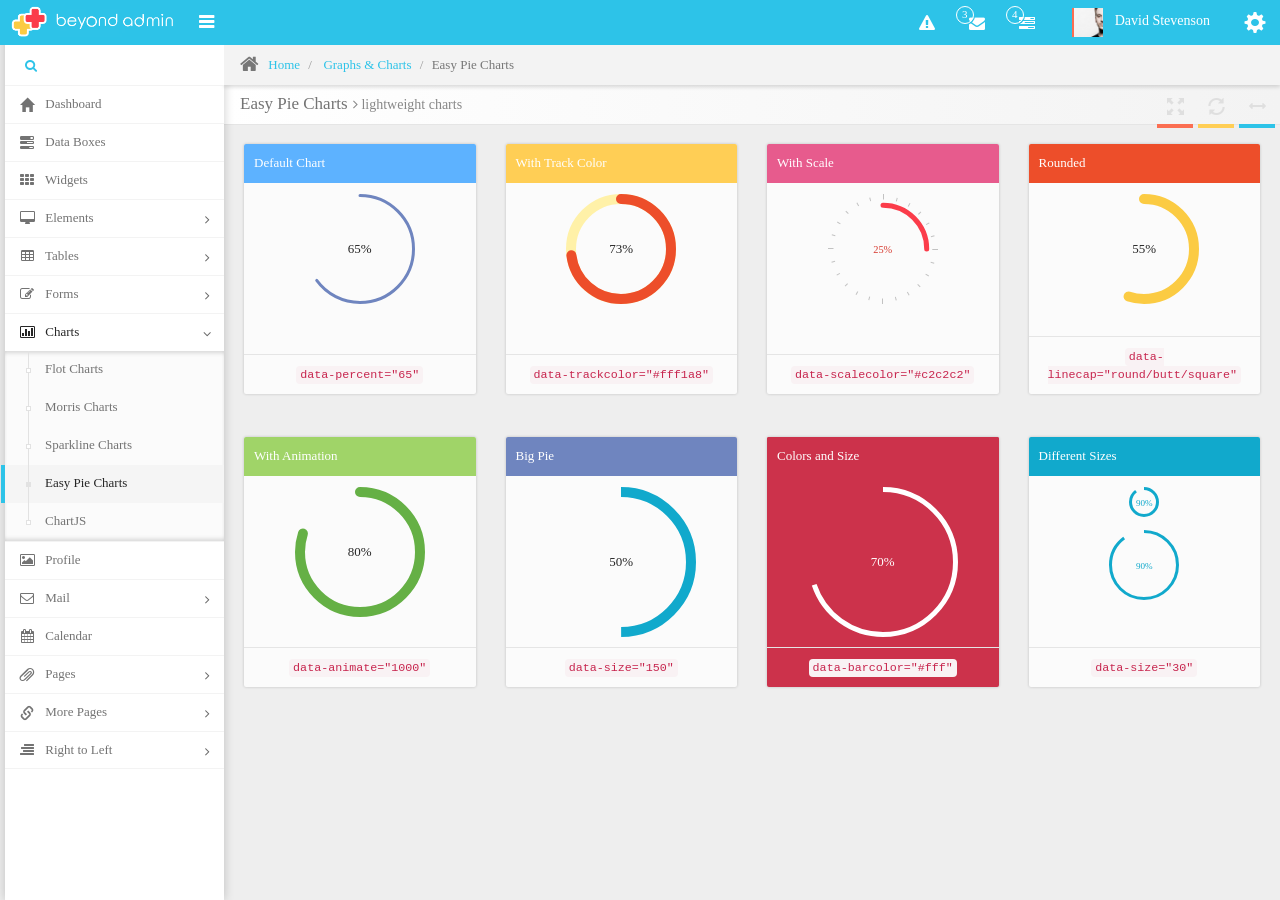
<file: frontend/views/layouts/BeyondAdmin/easypiecharts.html>
﻿<!DOCTYPE html>
<!--
BeyondAdmin - Responsive Admin Dashboard Template build with Twitter Bootstrap 3.2.0
Version: 1.0.0
Purchase: http://wrapbootstrap.com
-->

<html xmlns="http://www.w3.org/1999/xhtml">
<!-- Head -->
<head>
    <meta charset="utf-8" />
    <title>Easy Pie Chart</title>

    <meta name="description" content="easy pie chart" />
    <meta name="viewport" content="width=device-width, initial-scale=1.0" />
    <meta http-equiv="Content-Type" content="text/html; charset=utf-8" />
    <link rel="shortcut icon" href="assets/img/favicon.png" type="image/x-icon">

    <!--Basic Styles-->
    <link href="assets/css/bootstrap.min.css" rel="stylesheet" />
    <link id="bootstrap-rtl-link" href="" rel="stylesheet" />
    <link href="assets/css/font-awesome.min.css" rel="stylesheet" />
    <link href="assets/css/weather-icons.min.css" rel="stylesheet" />

    <!--Fonts-->
    <!-- <link href="http://fonts.useso.com/css?family=Open+Sans:300italic,400italic,600italic,700italic,400,600,700,300" rel="stylesheet" type="text/css"> -->

    <!--Beyond styles-->
    <link id="beyond-link" href="assets/css/beyond.min.css" rel="stylesheet" />
    <link href="assets/css/demo.min.css" rel="stylesheet" />
    <link href="assets/css/typicons.min.css" rel="stylesheet" />
    <link href="assets/css/animate.min.css" rel="stylesheet" />
    <link id="skin-link" href="" rel="stylesheet" type="text/css" />

    <!--Skin Script: Place this script in head to load scripts for skins and rtl support-->
    <script src="assets/js/skins.min.js"></script>
</head>
<!-- /Head -->
<!-- Body -->
<body>
    <!-- Loading Container -->
    <div class="loading-container">
        <div class="loading-progress">
            <div class="rotator">
                <div class="rotator">
                    <div class="rotator colored">
                        <div class="rotator">
                            <div class="rotator colored">
                                <div class="rotator colored"></div>
                                <div class="rotator"></div>
                            </div>
                            <div class="rotator colored"></div>
                        </div>
                        <div class="rotator"></div>
                    </div>
                    <div class="rotator"></div>
                </div>
                <div class="rotator"></div>
            </div>
            <div class="rotator"></div>
        </div>
    </div>
    <!--  /Loading Container -->
    <!-- Navbar -->
    <div class="navbar">
        <div class="navbar-inner">
            <div class="navbar-container">
                <!-- Navbar Barnd -->
                <div class="navbar-header pull-left">
                    <a href="#" class="navbar-brand">
                        <small>
                            <img src="assets/img/logo.png" alt="" />
                        </small>
                    </a>
                </div>
                <!-- /Navbar Barnd -->
                <!-- Sidebar Collapse -->
                <div class="sidebar-collapse" id="sidebar-collapse">
                    <i class="collapse-icon fa fa-bars"></i>
                </div>
                <!-- /Sidebar Collapse -->
                <!-- Account Area and Settings --->
                <div class="navbar-header pull-right">
                    <div class="navbar-account">
                        <ul class="account-area">
                            <li>
                                <a class=" dropdown-toggle" data-toggle="dropdown" title="Help" href="#">
                                    <i class="icon fa fa-warning"></i>
                                </a>
                                <!--Notification Dropdown-->
                                <ul class="pull-right dropdown-menu dropdown-arrow dropdown-notifications">
                                    <li>
                                        <a href="#">
                                            <div class="clearfix">
                                                <div class="notification-icon">
                                                    <i class="fa fa-phone bg-themeprimary white"></i>
                                                </div>
                                                <div class="notification-body">
                                                    <span class="title">Skype meeting with Patty</span>
                                                    <span class="description">01:00 pm</span>
                                                </div>
                                                <div class="notification-extra">
                                                    <i class="fa fa-clock-o themeprimary"></i>
                                                    <span class="description">office</span>
                                                </div>
                                            </div>
                                        </a>
                                    </li>
                                    <li>
                                        <a href="#">
                                            <div class="clearfix">
                                                <div class="notification-icon">
                                                    <i class="fa fa-check bg-darkorange white"></i>
                                                </div>
                                                <div class="notification-body">
                                                    <span class="title">Uncharted break</span>
                                                    <span class="description">03:30 pm - 05:15 pm</span>
                                                </div>
                                                <div class="notification-extra">
                                                    <i class="fa fa-clock-o darkorange"></i>
                                                </div>
                                            </div>
                                        </a>
                                    </li>
                                    <li>
                                        <a href="#">
                                            <div class="clearfix">
                                                <div class="notification-icon">
                                                    <i class="fa fa-gift bg-warning white"></i>
                                                </div>
                                                <div class="notification-body">
                                                    <span class="title">Kate birthday party</span>
                                                    <span class="description">08:30 pm</span>
                                                </div>
                                                <div class="notification-extra">
                                                    <i class="fa fa-calendar warning"></i>
                                                    <i class="fa fa-clock-o warning"></i>
                                                    <span class="description">at home</span>
                                                </div>
                                            </div>
                                        </a>
                                    </li>
                                    <li>
                                        <a href="#">
                                            <div class="clearfix">
                                                <div class="notification-icon">
                                                    <i class="fa fa-glass bg-success white"></i>
                                                </div>
                                                <div class="notification-body">
                                                    <span class="title">Dinner with friends</span>
                                                    <span class="description">10:30 pm</span>
                                                </div>
                                            </div>
                                        </a>
                                    </li>
                                    <li class="dropdown-footer ">
                                        <span>
                                            Today, March 28
                                        </span>
                                        <span class="pull-right">
                                            10°c
                                            <i class="wi wi-cloudy"></i>
                                        </span>
                                    </li>
                                </ul>
                                <!--/Notification Dropdown-->
                            </li>
                            <li>
                                <a class="wave in dropdown-toggle" data-toggle="dropdown" title="Help" href="#">
                                    <i class="icon fa fa-envelope"></i>
                                    <span class="badge">3</span>
                                </a>
                                <!--Messages Dropdown-->
                                <ul class="pull-right dropdown-menu dropdown-arrow dropdown-messages">
                                    <li>
                                        <a href="#">
                                            <img src="assets/img/avatars/divyia.jpg" class="message-avatar" alt="Divyia Austin">
                                            <div class="message">
                                                <span class="message-sender">
                                                    Divyia Austin
                                                </span>
                                                <span class="message-time">
                                                    2 minutes ago
                                                </span>
                                                <span class="message-subject">
                                                    Here's the recipe for apple pie
                                                </span>
                                                <span class="message-body">
                                                    to identify the sending application when the senders image is shown for the main icon
                                                </span>
                                            </div>
                                        </a>
                                    </li>
                                    <li>
                                        <a href="#">
                                            <img src="assets/img/avatars/bing.png" class="message-avatar" alt="Microsoft Bing">
                                            <div class="message">
                                                <span class="message-sender">
                                                    Bing.com
                                                </span>
                                                <span class="message-time">
                                                    Yesterday
                                                </span>
                                                <span class="message-subject">
                                                    Bing Newsletter: The January Issue‏
                                                </span>
                                                <span class="message-body">
                                                    Discover new music just in time for the Grammy® Awards.
                                                </span>
                                            </div>
                                        </a>
                                    </li>
                                    <li>
                                        <a href="#">
                                            <img src="assets/img/avatars/adam-jansen.jpg" class="message-avatar" alt="Divyia Austin">
                                            <div class="message">
                                                <span class="message-sender">
                                                    Nicolas
                                                </span>
                                                <span class="message-time">
                                                    Friday, September 22
                                                </span>
                                                <span class="message-subject">
                                                    New 4K Cameras
                                                </span>
                                                <span class="message-body">
                                                    The 4K revolution has come over the horizon and is reaching the general populous
                                                </span>
                                            </div>
                                        </a>
                                    </li>
                                </ul>
                                <!--/Messages Dropdown-->
                            </li>

                            <li>
                                <a class="dropdown-toggle" data-toggle="dropdown" title="Tasks" href="#">
                                    <i class="icon fa fa-tasks"></i>
                                    <span class="badge">4</span>
                                </a>
                                <!--Tasks Dropdown-->
                                <ul class="pull-right dropdown-menu dropdown-tasks dropdown-arrow ">
                                    <li class="dropdown-header bordered-darkorange">
                                        <i class="fa fa-tasks"></i>
                                        4 Tasks In Progress
                                    </li>

                                    <li>
                                        <a href="#">
                                            <div class="clearfix">
                                                <span class="pull-left">Account Creation</span>
                                                <span class="pull-right">65%</span>
                                            </div>

                                            <div class="progress progress-xs">
                                                <div style="width:65%" class="progress-bar"></div>
                                            </div>
                                        </a>
                                    </li>

                                    <li>
                                        <a href="#">
                                            <div class="clearfix">
                                                <span class="pull-left">Profile Data</span>
                                                <span class="pull-right">35%</span>
                                            </div>

                                            <div class="progress progress-xs">
                                                <div style="width:35%" class="progress-bar progress-bar-success"></div>
                                            </div>
                                        </a>
                                    </li>

                                    <li>
                                        <a href="#">
                                            <div class="clearfix">
                                                <span class="pull-left">Updating Resume</span>
                                                <span class="pull-right">75%</span>
                                            </div>

                                            <div class="progress progress-xs">
                                                <div style="width:75%" class="progress-bar progress-bar-darkorange"></div>
                                            </div>
                                        </a>
                                    </li>

                                    <li>
                                        <a href="#">
                                            <div class="clearfix">
                                                <span class="pull-left">Adding Contacts</span>
                                                <span class="pull-right">10%</span>
                                            </div>

                                            <div class="progress progress-xs">
                                                <div style="width:10%" class="progress-bar progress-bar-warning"></div>
                                            </div>
                                        </a>
                                    </li>

                                    <li class="dropdown-footer">
                                        <a href="#">
                                            See All Tasks
                                        </a>
                                        <button class="btn btn-xs btn-default shiny darkorange icon-only pull-right"><i class="fa fa-check"></i></button>
                                    </li>
                                </ul>
                                <!--/Tasks Dropdown-->
                            </li>
                            <li>
                                <a class="login-area dropdown-toggle" data-toggle="dropdown">
                                    <div class="avatar" title="View your public profile">
                                        <img src="assets/img/avatars/adam-jansen.jpg">
                                    </div>
                                    <section>
                                        <h2><span class="profile"><span>David Stevenson</span></span></h2>
                                    </section>
                                </a>
                                <!--Login Area Dropdown-->
                                <ul class="pull-right dropdown-menu dropdown-arrow dropdown-login-area">
                                    <li class="username"><a>David Stevenson</a></li>
                                    <li class="email"><a>David.Stevenson@live.com</a></li>
                                    <!--Avatar Area-->
                                    <li>
                                        <div class="avatar-area">
                                            <img src="assets/img/avatars/adam-jansen.jpg" class="avatar">
                                            <span class="caption">Change Photo</span>
                                        </div>
                                    </li>
                                    <!--Avatar Area-->
                                    <li class="edit">
                                        <a href="profile.html" class="pull-left">Profile</a>
                                        <a href="#" class="pull-right">Setting</a>
                                    </li>
                                    <!--Theme Selector Area-->
                                    <li class="theme-area">
                                        <ul class="colorpicker" id="skin-changer">
                                            <li><a class="colorpick-btn" href="#" style="background-color:#5DB2FF;" rel="assets/css/skins/blue.min.css"></a></li>
                                            <li><a class="colorpick-btn" href="#" style="background-color:#2dc3e8;" rel="assets/css/skins/azure.min.css"></a></li>
                                            <li><a class="colorpick-btn" href="#" style="background-color:#03B3B2;" rel="assets/css/skins/teal.min.css"></a></li>
                                            <li><a class="colorpick-btn" href="#" style="background-color:#53a93f;" rel="assets/css/skins/green.min.css"></a></li>
                                            <li><a class="colorpick-btn" href="#" style="background-color:#FF8F32;" rel="assets/css/skins/orange.min.css"></a></li>
                                            <li><a class="colorpick-btn" href="#" style="background-color:#cc324b;" rel="assets/css/skins/pink.min.css"></a></li>
                                            <li><a class="colorpick-btn" href="#" style="background-color:#AC193D;" rel="assets/css/skins/darkred.min.css"></a></li>
                                            <li><a class="colorpick-btn" href="#" style="background-color:#8C0095;" rel="assets/css/skins/purple.min.css"></a></li>
                                            <li><a class="colorpick-btn" href="#" style="background-color:#0072C6;" rel="assets/css/skins/darkblue.min.css"></a></li>
                                            <li><a class="colorpick-btn" href="#" style="background-color:#585858;" rel="assets/css/skins/gray.min.css"></a></li>
                                            <li><a class="colorpick-btn" href="#" style="background-color:#474544;" rel="assets/css/skins/black.min.css"></a></li>
                                            <li><a class="colorpick-btn" href="#" style="background-color:#001940;" rel="assets/css/skins/deepblue.min.css"></a></li>
                                        </ul>
                                    </li>
                                    <!--/Theme Selector Area-->
                                    <li class="dropdown-footer">
                                        <a href="login.html">
                                            Sign out
                                        </a>
                                    </li>
                                </ul>
                                <!--/Login Area Dropdown-->
                            </li>
                            <!-- /Account Area -->
                            <!--Note: notice that setting div must start right after account area list.
                            no space must be between these elements-->
                            <!-- Settings -->
                        </ul><div class="setting">
                            <a id="btn-setting" title="Setting" href="#">
                                <i class="icon glyphicon glyphicon-cog"></i>
                            </a>
                        </div><div class="setting-container">
                            <label>
                                <input type="checkbox" id="checkbox_fixednavbar">
                                <span class="text">Fixed Navbar</span>
                            </label>
                            <label>
                                <input type="checkbox" id="checkbox_fixedsidebar">
                                <span class="text">Fixed SideBar</span>
                            </label>
                            <label>
                                <input type="checkbox" id="checkbox_fixedbreadcrumbs">
                                <span class="text">Fixed BreadCrumbs</span>
                            </label>
                            <label>
                                <input type="checkbox" id="checkbox_fixedheader">
                                <span class="text">Fixed Header</span>
                            </label>
                        </div>
                        <!-- Settings -->
                    </div>
                </div>
                <!-- /Account Area and Settings -->
            </div>
        </div>
    </div>
    <!-- /Navbar -->
    <!-- Main Container -->
    <div class="main-container container-fluid">
        <!-- Page Container -->
        <div class="page-container">
            <!-- Page Sidebar -->
            <div class="page-sidebar" id="sidebar">
                <!-- Page Sidebar Header-->
                <div class="sidebar-header-wrapper">
                    <input type="text" class="searchinput" />
                    <i class="searchicon fa fa-search"></i>
                    <div class="searchhelper">Search Reports, Charts, Emails or Notifications</div>
                </div>
                <!-- /Page Sidebar Header -->
                <!-- Sidebar Menu -->
                <ul class="nav sidebar-menu">
                    <!--Dashboard-->
                    <li>
                        <a href="index.html">
                            <i class="menu-icon glyphicon glyphicon-home"></i>
                            <span class="menu-text"> Dashboard </span>
                        </a>
                    </li>
                    <!--Databoxes-->
                    <li>
                        <a href="databoxes.html">
                            <i class="menu-icon glyphicon glyphicon-tasks"></i>
                            <span class="menu-text"> Data Boxes </span>
                        </a>
                    </li>
                    <!--Widgets-->
                    <li>
                        <a href="widgets.html">
                            <i class="menu-icon fa fa-th"></i>
                            <span class="menu-text"> Widgets </span>
                        </a>
                    </li>
                    <!--UI Elements-->
                    <li>
                        <a href="#" class="menu-dropdown">
                            <i class="menu-icon fa fa-desktop"></i>
                            <span class="menu-text"> Elements </span>

                            <i class="menu-expand"></i>
                        </a>

                        <ul class="submenu">
                            <li>
                                <a href="elements.html">
                                    <span class="menu-text">Basic Elements</span>
                                </a>
                            </li>
                            <li>
                                <a href="#" class="menu-dropdown">
                                    <span class="menu-text">
                                        Icons
                                    </span>
                                    <i class="menu-expand"></i>
                                </a>

                                <ul class="submenu">
                                    <li>
                                        <a href="font-awesome.html">
                                            <i class="menu-icon fa fa-rocket"></i>
                                            <span class="menu-text">Font Awesome</span>
                                        </a>
                                    </li>
                                    <li>
                                        <a href="glyph-icons.html">
                                            <i class="menu-icon glyphicon glyphicon-stats"></i>
                                            <span class="menu-text">Glyph Icons</span>
                                        </a>
                                    </li>
                                    <li>
                                        <a href="typicon.html">
                                            <i class="menu-icon typcn typcn-location-outline"></i>
                                            <span class="menu-text"> Typicons</span>
                                        </a>
                                    </li>
                                    <li>
                                        <a href="weather-icons.html">
                                            <i class="menu-icon wi-day-snow"></i>
                                            <span class="menu-text">Weather Icons</span>
                                        </a>
                                    </li>
                                </ul>
                            </li>
                            <li>
                                <a href="tabs.html">
                                    <span class="menu-text">Tabs & Accordions</span>
                                </a>
                            </li>
                            <li>
                                <a href="alerts.html">
                                    <span class="menu-text">Alerts & Tooltips</span>
                                </a>
                            </li>
                            <li>
                                <a href="modals.html">
                                    <span class="menu-text">Modals & Wells</span>
                                </a>
                            </li>
                            <li>
                                <a href="buttons.html">
                                    <span class="menu-text">Buttons</span>
                                </a>
                            </li>
                            <li>
                                <a href="nestable-list.html">
                                    <span class="menu-text"> Nestable List</span>
                                </a>
                            </li>
                            <li>
                                <a href="treeview.html">
                                    <span class="menu-text">Treeview</span>
                                </a>
                            </li>
                        </ul>
                    </li>
                    <!--Tables-->
                    <li>
                        <a href="#" class="menu-dropdown">
                            <i class="menu-icon fa fa-table"></i>
                            <span class="menu-text"> Tables </span>

                            <i class="menu-expand"></i>
                        </a>

                        <ul class="submenu">
                            <li>
                                <a href="tables-simple.html">
                                    <span class="menu-text">Simple & Responsive</span>
                                </a>
                            </li>
                            <li>
                                <a href="tables-data.html">
                                    <span class="menu-text">Data Tables</span>
                                </a>
                            </li>
                        </ul>
                    </li>
                    <!--Forms-->
                    <li>
                        <a href="#" class="menu-dropdown">
                            <i class="menu-icon fa fa-pencil-square-o"></i>
                            <span class="menu-text"> Forms </span>

                            <i class="menu-expand"></i>
                        </a>

                        <ul class="submenu">
                            <li>
                                <a href="form-layouts.html">
                                    <span class="menu-text">Form Layouts</span>
                                </a>
                            </li>

                            <li>
                                <a href="form-inputs.html">
                                    <span class="menu-text">Form Inputs</span>
                                </a>
                            </li>

                            <li>
                                <a href="form-pickers.html">
                                    <span class="menu-text">Data Pickers</span>
                                </a>
                            </li>
                            <li>
                                <a href="form-wizard.html">
                                    <span class="menu-text">Wizard</span>
                                </a>
                            </li>
                            <li>
                                <a href="form-validation.html">
                                    <span class="menu-text">Validation</span>
                                </a>
                            </li>
                            <li>
                                <a href="form-editors.html">
                                    <span class="menu-text">Editors</span>
                                </a>
                            </li>
                        </ul>
                    </li>
                    <!--Charts-->
                    <li class="active open">
                        <a href="#" class="menu-dropdown">
                            <i class="menu-icon fa fa-bar-chart-o"></i>
                            <span class="menu-text"> Charts </span>

                            <i class="menu-expand"></i>
                        </a>

                        <ul class="submenu">
                            <li>
                                <a href="flot.html">
                                    <span class="menu-text">Flot Charts</span>
                                </a>
                            </li>

                            <li>
                                <a href="morris.html">
                                    <span class="menu-text"> Morris Charts</span>
                                </a>
                            </li>
                            <li>
                                <a href="sparkline.html">
                                    <span class="menu-text">Sparkline Charts</span>
                                </a>
                            </li>
                            <li class="active">
                                <a href="easypiecharts.html">
                                    <span class="menu-text">Easy Pie Charts</span>
                                </a>
                            </li>
                            <li>
                                <a href="chartjs.html">
                                    <span class="menu-text"> ChartJS</span>
                                </a>
                            </li>
                        </ul>
                    </li>
                    <!--Profile-->
                    <li>
                        <a href="profile.html">
                            <i class="menu-icon fa fa-picture-o"></i>
                            <span class="menu-text">Profile</span>
                        </a>
                    </li>
                    <!--Mail-->
                    <li>
                        <a href="#" class="menu-dropdown">
                            <i class="menu-icon fa fa-envelope-o"></i>
                            <span class="menu-text"> Mail </span>

                            <i class="menu-expand"></i>
                        </a>

                        <ul class="submenu">
                            <li>
                                <a href="inbox.html">
                                    <span class="menu-text">Inbox</span>
                                </a>
                            </li>

                            <li>
                                <a href="message-view.html">
                                    <span class="menu-text">View Message</span>
                                </a>
                            </li>
                            <li>
                                <a href="message-compose.html">
                                    <span class="menu-text">Compose Message</span>
                                </a>
                            </li>
                        </ul>
                    </li>
                    <!--Calendar-->
                    <li>
                        <a href="calendar.html">
                            <i class="menu-icon fa fa-calendar"></i>
                            <span class="menu-text">
                                Calendar
                            </span>
                        </a>
                    </li>
                    <!--Pages-->
                    <li>
                        <a href="#" class="menu-dropdown">
                            <i class="menu-icon glyphicon glyphicon-paperclip"></i>
                            <span class="menu-text"> Pages </span>

                            <i class="menu-expand"></i>
                        </a>
                        <ul class="submenu">
                            <li>
                                <a href="timeline.html">
                                    <span class="menu-text">Timeline</span>
                                </a>
                            </li>
                            <li>
                                <a href="pricing.html">
                                    <span class="menu-text">Pricing Tables</span>
                                </a>
                            </li>

                            <li>
                                <a href="invoice.html">
                                    <span class="menu-text">Invoice</span>
                                </a>
                            </li>

                            <li>
                                <a href="login.html">
                                    <span class="menu-text">Login</span>
                                </a>
                            </li>
                            <li>
                                <a href="register.html">
                                    <span class="menu-text">Register</span>
                                </a>
                            </li>
                            <li>
                                <a href="lock.html">
                                    <span class="menu-text">Lock Screen</span>
                                </a>
                            </li>
                            <li>
                                <a href="typography.html">
                                    <span class="menu-text"> Typography </span>
                                </a>
                            </li>
                        </ul>
                    </li>
                    <!--More Pages-->
                    <li>
                        <a href="#" class="menu-dropdown">
                            <i class="menu-icon glyphicon glyphicon-link"></i>

                            <span class="menu-text">
                                More Pages
                            </span>

                            <i class="menu-expand"></i>
                        </a>

                        <ul class="submenu">
                            <li>
                                <a href="error-404.html">
                                    <span class="menu-text">Error 404</span>
                                </a>
                            </li>

                            <li>
                                <a href="error-500.html">
                                    <span class="menu-text"> Error 500</span>
                                </a>
                            </li>
                            <li>
                                <a href="blank.html">
                                    <span class="menu-text">Blank Page</span>
                                </a>
                            </li>
                            <li>
                                <a href="grid.html">
                                    <span class="menu-text"> Grid</span>
                                </a>
                            </li>
                            <li>
                                <a href="#" class="menu-dropdown">
                                    <span class="menu-text">
                                        Multi Level Menu
                                    </span>
                                    <i class="menu-expand"></i>
                                </a>

                                <ul class="submenu">
                                    <li>
                                        <a href="#">
                                            <i class="menu-icon fa fa-camera"></i>
                                            <span class="menu-text">Level 3</span>
                                        </a>
                                    </li>

                                    <li>
                                        <a href="#" class="menu-dropdown">
                                            <i class="menu-icon fa fa-asterisk"></i>

                                            <span class="menu-text">
                                                Level 4
                                            </span>
                                            <i class="menu-expand"></i>
                                        </a>

                                        <ul class="submenu">
                                            <li>
                                                <a href="#">
                                                    <i class="menu-icon fa fa-bolt"></i>
                                                    <span class="menu-text">Some Item</span>
                                                </a>
                                            </li>

                                            <li>
                                                <a href="#">
                                                    <i class="menu-icon fa fa-bug"></i>
                                                    <span class="menu-text">Another Item</span>
                                                </a>
                                            </li>
                                        </ul>
                                    </li>
                                </ul>
                            </li>
                        </ul>
                    </li>
                    <!--Right to Left-->
                    <li>
                        <a href="#" class="menu-dropdown">
                            <i class="menu-icon fa fa-align-right"></i>
                            <span class="menu-text"> Right to Left </span>

                            <i class="menu-expand"></i>
                        </a>
                        <ul class="submenu">
                            <li>
                                <a>
                                    <span class="menu-text">RTL</span>
                                    <label class="pull-right margin-top-10">
                                        <input id="rtl-changer" class="checkbox-slider slider-icon colored-primary" type="checkbox">
                                        <span class="text"></span>
                                    </label>
                                </a>
                            </li>
                            <li>
                                <a href="index-rtl-ar.html">
                                    <span class="menu-text">Arabic Layout</span>
                                </a>
                            </li>

                            <li>
                                <a href="index-rtl-fa.html">
                                    <span class="menu-text">Persian Layout</span>
                                </a>
                            </li>
                        </ul>
                    </li>
                </ul>
                <!-- /Sidebar Menu -->
            </div>
            <!-- /Page Sidebar -->
            <!-- Page Content -->
            <div class="page-content">
                <!-- Page Breadcrumb -->
                <div class="page-breadcrumbs">
                    <ul class="breadcrumb">
                        <li>
                            <i class="fa fa-home"></i>
                            <a href="#">Home</a>
                        </li>
                        <li>
                            <a href="#">Graphs & Charts</a>
                        </li>
                        <li class="active">Easy Pie Charts</li>
                    </ul>
                </div>
                <!-- /Page Breadcrumb -->
                <!-- Page Header -->
                <div class="page-header position-relative">
                    <div class="header-title">
                        <h1>
                            Easy Pie Charts
                            <small>
                                <i class="fa fa-angle-right"></i>
                                lightweight charts
                            </small>
                        </h1>
                    </div>
                    <!--Header Buttons-->
                    <div class="header-buttons">
                        <a class="sidebar-toggler" href="#">
                            <i class="fa fa-arrows-h"></i>
                        </a>
                        <a class="refresh" id="refresh-toggler" href="">
                            <i class="glyphicon glyphicon-refresh"></i>
                        </a>
                        <a class="fullscreen" id="fullscreen-toggler" href="#">
                            <i class="glyphicon glyphicon-fullscreen"></i>
                        </a>
                    </div>
                    <!--Header Buttons End-->
                </div>
                <!-- /Page Header -->
                <!-- Page Body -->
                <div class="page-body">
                    <div class="row">
                        <div class="col-lg-12 col-sm-12 col-xs-12">
                        </div>
                    </div>
                    <div class="easy-pie-chart-preview">
                        <div class="row">
                            <div class="col-lg-12 col-sm-12 col-xs-12">
                                <div class="row">
                                    <div class="col-lg-3 col-sm-6 col-xs-12">
                                        <div class="well">
                                            <div class="header bg-blue">Default Chart</div>
                                            <div data-toggle="easypiechart" class="easyPieChart" data-percent="65" data-barcolor="#6f85bf">65%</div>
                                            <div class="footer"><code>data-percent="65"</code></div>
                                        </div>
                                    </div>
                                    <div class="col-lg-3 col-sm-6 col-xs-12">
                                        <div class="well">
                                            <div class="header bg-yellow">With Track Color</div>
                                            <div data-toggle="easypiechart" class="easyPieChart" data-percent="73" data-barcolor="#ed4e2a" data-trackcolor="#fff1a8" data-linewidth="10">73%</div>
                                            <div class="footer"><code>data-trackcolor="#fff1a8"</code></div>
                                        </div>
                                    </div>
                                    <div class="col-lg-3 col-sm-6 col-xs-12">
                                        <div class="well">
                                            <div class="header bg-pink">With Scale</div>
                                            <div data-toggle="easypiechart" class="easyPieChart" data-percent="25" data-barcolor="#fb3c4a" data-scalecolor="#C2C2C2" data-linewidth="5"><span class="danger font-80">25%</span> </div>
                                            <div class="footer"><code>data-scalecolor="#c2c2c2"</code></div>
                                        </div>
                                    </div>
                                    <div class="col-lg-3 col-sm-6 col-xs-12">
                                        <div class="well">
                                            <div class="header bg-darkorange">Rounded</div>
                                            <div data-toggle="easypiechart" class="easyPieChart" data-percent="55" data-barcolor="#fbcb43" data-linewidth="10" data-linecap="round">55%</div>
                                            <div class="footer"><code>data-linecap="round/butt/square"</code></div>
                                        </div>
                                    </div>
                                </div>
                                <div class="horizontal-space"></div>
                                <div class="row">
                                    <div class="col-lg-3 col-sm-6 col-xs-12">
                                        <div class="well">
                                            <div class="header bg-palegreen">With Animation</div>
                                            <div data-toggle="easypiechart" class="easyPieChart" data-percent="80" data-animate="1000" data-linewidth="10" data-size="130" data-barcolor="#65b045">80%</div>
                                            <div class="footer"><code>data-animate="1000"</code></div>
                                        </div>
                                    </div>
                                    <div class="col-lg-3 col-sm-6 col-xs-12">
                                        <div class="well">
                                            <div class="header bg-blueberry">Big Pie</div>
                                            <div data-toggle="easypiechart" class="easyPieChart" data-barcolor="#11a9cc" data-linecap="butt" data-percent="50" data-animate="1000" data-linewidth="10" data-size="150">50%</div>
                                            <div class="footer"><code>data-size="150"</code></div>
                                        </div>
                                    </div>
                                    <div class="col-lg-3 col-sm-6 col-xs-12">
                                        <div class="well bg-darkpink">
                                            <div class="header bg-darkpink">Colors and Size</div>
                                            <div data-toggle="easypiechart" class="easyPieChart" data-barcolor="#fff" data-linecap="butt" data-percent="70" data-animate="500" data-linewidth="5" data-size="150"><span class="white">70%</span></div>
                                            <div class="footer"><code>data-barcolor="#fff"</code></div>
                                        </div>
                                    </div>
                                    <div class="col-lg-3 col-sm-6 col-xs-12">
                                        <div class="well">
                                            <div class="header bg-sky">Different Sizes</div>
                                            <div data-toggle="easypiechart" class="easyPieChart" data-barcolor="#11a9cc" data-linecap="butt" data-percent="90" data-animate="500" data-linewidth="3" data-size="30"><span class="font-70 sky">90%</span> </div>
                                            <div class="horizontal-space"></div>
                                            <div data-toggle="easypiechart" class="easyPieChart" data-barcolor="#11a9cc" data-linecap="butt" data-percent="90" data-animate="500" data-linewidth="3" data-size="70"><span class="font-70 sky">90%</span> </div>

                                            <div class="footer"><code>data-size="30"</code></div>
                                        </div>
                                    </div>
                                </div>
                            </div>
                        </div>
                    </div>
                </div>
                <!-- /Page Body -->
            </div>
            <!-- /Page Content -->
        </div>
        <!-- /Page Container -->
        <!-- Main Container -->

    </div>

    <!--Basic Scripts-->
    <script src="assets/js/jquery-2.0.3.min.js"></script>
    <script src="assets/js/bootstrap.min.js"></script>

    <!--Beyond Scripts-->
    <script src="assets/js/beyond.min.js"></script>

    <!--Page Related Scripts-->
    <script src="assets/js/charts/easypiechart/jquery.easypiechart.js"></script>
    <script src="assets/js/charts/easypiechart/easypiechart-init.js"></script>
    <script>
        $(window).bind("load", function () {

            /*Sets Themed Colors Based on Themes*/
            themeprimary = getThemeColorFromCss('themeprimary');
            themesecondary = getThemeColorFromCss('themesecondary');
            themethirdcolor = getThemeColorFromCss('themethirdcolor');
            themefourthcolor = getThemeColorFromCss('themefourthcolor');
            themefifthcolor = getThemeColorFromCss('themefifthcolor');

            InitiateEasyPieChart.init();
        });
    </script>

    <!--Google Analytics::Demo Only-->
    <script>
        (function (i, s, o, g, r, a, m) {
            i['GoogleAnalyticsObject'] = r; i[r] = i[r] || function () {
                (i[r].q = i[r].q || []).push(arguments)
            }, i[r].l = 1 * new Date(); a = s.createElement(o),
            m = s.getElementsByTagName(o)[0]; a.async = 1; a.src = g; m.parentNode.insertBefore(a, m)
        })(window, document, 'script', 'http://www.google-analytics.com/analytics.js', 'ga');

        ga('create', 'UA-52103994-1', 'auto');
        ga('send', 'pageview');

    </script>
</body>
<!--  /Body -->
</html>
</file>
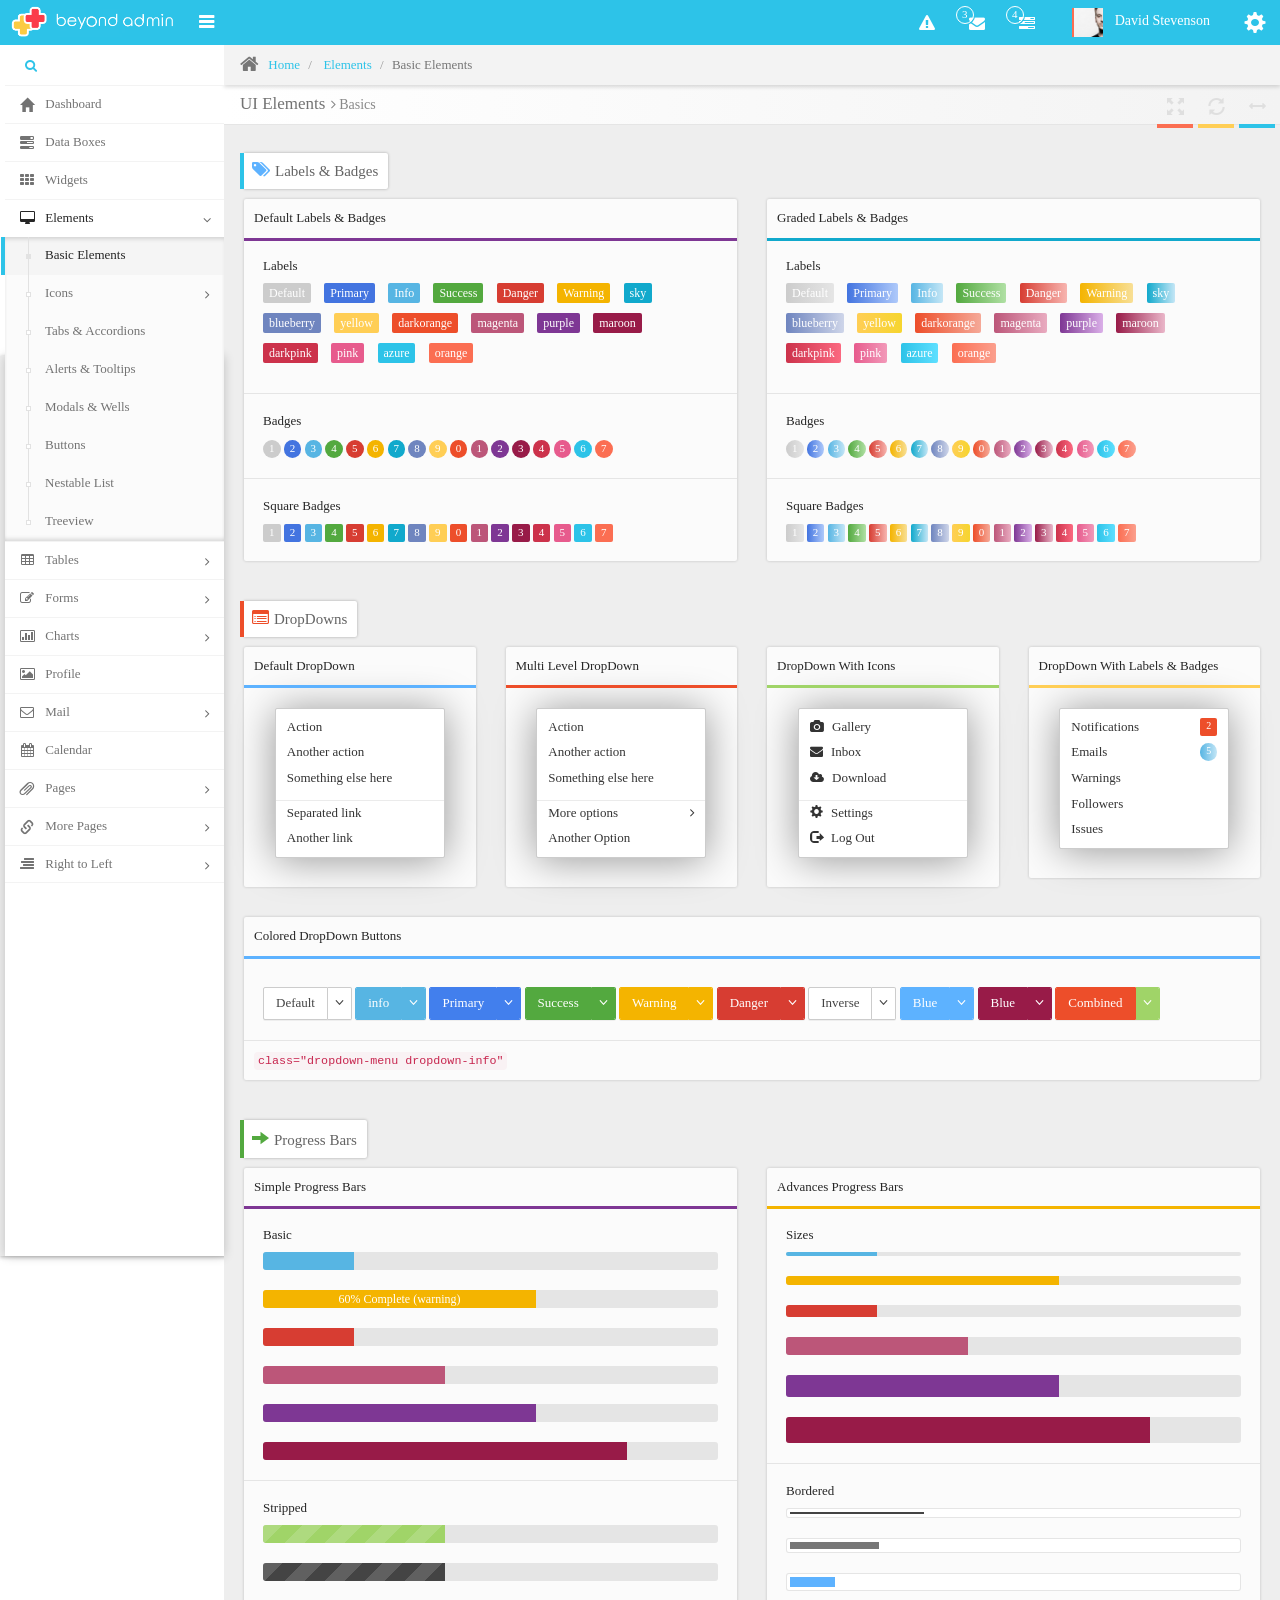
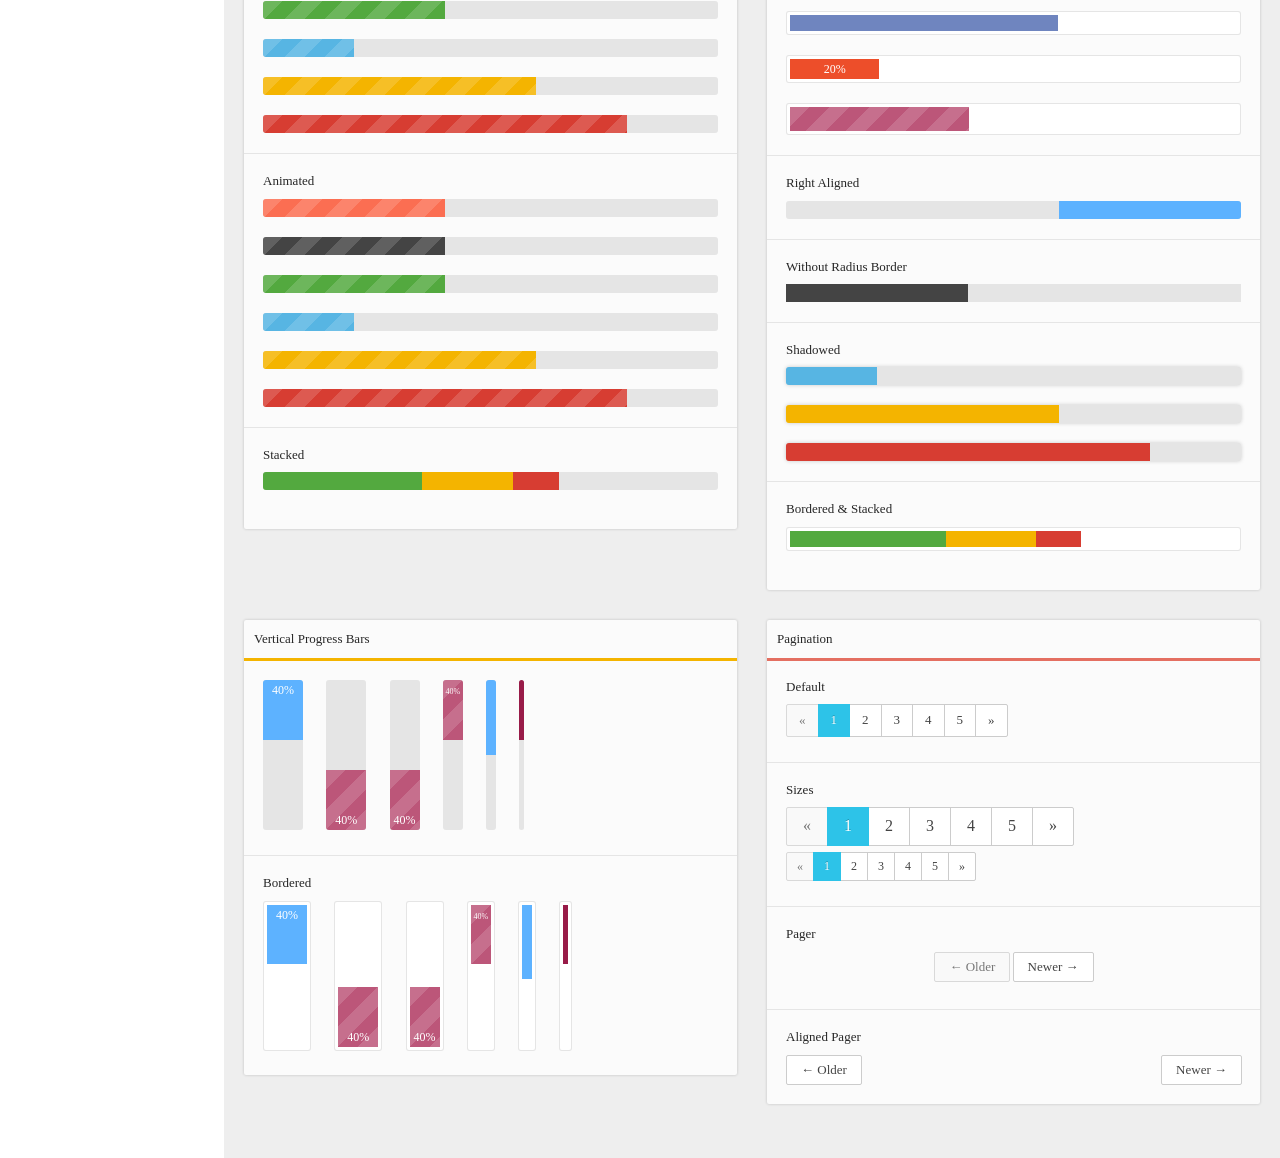
<file: frontend/views/layouts/BeyondAdmin/elements.html>
﻿<!DOCTYPE html>
<!--
BeyondAdmin - Responsive Admin Dashboard Template build with Twitter Bootstrap 3.2.0
Version: 1.0.0
Purchase: http://wrapbootstrap.com
-->

<html xmlns="http://www.w3.org/1999/xhtml">
<!-- Head -->
<head>
    <meta charset="utf-8" />
    <title>Basic Elements</title>

    <meta name="description" content="basic elements" />
    <meta name="viewport" content="width=device-width, initial-scale=1.0" />
    <meta http-equiv="Content-Type" content="text/html; charset=utf-8" />
    <link rel="shortcut icon" href="assets/img/favicon.png" type="image/x-icon">

    <!--Basic Styles-->
    <link href="assets/css/bootstrap.min.css" rel="stylesheet" />
    <link id="bootstrap-rtl-link" href="" rel="stylesheet" />
    <link href="assets/css/font-awesome.min.css" rel="stylesheet" />
    <link href="assets/css/weather-icons.min.css" rel="stylesheet" />

    <!--Fonts-->
<!--     <link href="http://fonts.useso.com/css?family=Open+Sans:300italic,400italic,600italic,700italic,400,600,700,300" rel="stylesheet" type="text/css"> -->

    <!--Beyond styles-->
    <link id="beyond-link" href="assets/css/beyond.min.css" rel="stylesheet" />
    <link href="assets/css/demo.min.css" rel="stylesheet" />
    <link href="assets/css/typicons.min.css" rel="stylesheet" />
    <link href="assets/css/animate.min.css" rel="stylesheet" />
    <link id="skin-link" href="" rel="stylesheet" type="text/css" />

    <!--Skin Script: Place this script in head to load scripts for skins and rtl support-->
    <script src="assets/js/skins.min.js"></script>
</head>
<!-- /Head -->
<!-- Body -->
<body>
    <!-- Loading Container -->
    <div class="loading-container">
        <div class="loading-progress">
            <div class="rotator">
                <div class="rotator">
                    <div class="rotator colored">
                        <div class="rotator">
                            <div class="rotator colored">
                                <div class="rotator colored"></div>
                                <div class="rotator"></div>
                            </div>
                            <div class="rotator colored"></div>
                        </div>
                        <div class="rotator"></div>
                    </div>
                    <div class="rotator"></div>
                </div>
                <div class="rotator"></div>
            </div>
            <div class="rotator"></div>
        </div>
    </div>
    <!--  /Loading Container -->
    <!-- Navbar -->
    <div class="navbar">
        <div class="navbar-inner">
            <div class="navbar-container">
                <!-- Navbar Barnd -->
                <div class="navbar-header pull-left">
                    <a href="#" class="navbar-brand">
                        <small>
                            <img src="assets/img/logo.png" alt="" />
                        </small>
                    </a>
                </div>
                <!-- /Navbar Barnd -->
                <!-- Sidebar Collapse -->
                <div class="sidebar-collapse" id="sidebar-collapse">
                    <i class="collapse-icon fa fa-bars"></i>
                </div>
                <!-- /Sidebar Collapse -->
                <!-- Account Area and Settings --->
                <div class="navbar-header pull-right">
                    <div class="navbar-account">
                        <ul class="account-area">
                            <li>
                                <a class=" dropdown-toggle" data-toggle="dropdown" title="Help" href="#">
                                    <i class="icon fa fa-warning"></i>
                                </a>
                                <!--Notification Dropdown-->
                                <ul class="pull-right dropdown-menu dropdown-arrow dropdown-notifications">
                                    <li>
                                        <a href="#">
                                            <div class="clearfix">
                                                <div class="notification-icon">
                                                    <i class="fa fa-phone bg-themeprimary white"></i>
                                                </div>
                                                <div class="notification-body">
                                                    <span class="title">Skype meeting with Patty</span>
                                                    <span class="description">01:00 pm</span>
                                                </div>
                                                <div class="notification-extra">
                                                    <i class="fa fa-clock-o themeprimary"></i>
                                                    <span class="description">office</span>
                                                </div>
                                            </div>
                                        </a>
                                    </li>
                                    <li>
                                        <a href="#">
                                            <div class="clearfix">
                                                <div class="notification-icon">
                                                    <i class="fa fa-check bg-darkorange white"></i>
                                                </div>
                                                <div class="notification-body">
                                                    <span class="title">Uncharted break</span>
                                                    <span class="description">03:30 pm - 05:15 pm</span>
                                                </div>
                                                <div class="notification-extra">
                                                    <i class="fa fa-clock-o darkorange"></i>
                                                </div>
                                            </div>
                                        </a>
                                    </li>
                                    <li>
                                        <a href="#">
                                            <div class="clearfix">
                                                <div class="notification-icon">
                                                    <i class="fa fa-gift bg-warning white"></i>
                                                </div>
                                                <div class="notification-body">
                                                    <span class="title">Kate birthday party</span>
                                                    <span class="description">08:30 pm</span>
                                                </div>
                                                <div class="notification-extra">
                                                    <i class="fa fa-calendar warning"></i>
                                                    <i class="fa fa-clock-o warning"></i>
                                                    <span class="description">at home</span>
                                                </div>
                                            </div>
                                        </a>
                                    </li>
                                    <li>
                                        <a href="#">
                                            <div class="clearfix">
                                                <div class="notification-icon">
                                                    <i class="fa fa-glass bg-success white"></i>
                                                </div>
                                                <div class="notification-body">
                                                    <span class="title">Dinner with friends</span>
                                                    <span class="description">10:30 pm</span>
                                                </div>
                                            </div>
                                        </a>
                                    </li>
                                    <li class="dropdown-footer ">
                                        <span>
                                            Today, March 28
                                        </span>
                                        <span class="pull-right">
                                            10°c
                                            <i class="wi wi-cloudy"></i>
                                        </span>
                                    </li>
                                </ul>
                                <!--/Notification Dropdown-->
                            </li>
                            <li>
                                <a class="wave in dropdown-toggle" data-toggle="dropdown" title="Help" href="#">
                                    <i class="icon fa fa-envelope"></i>
                                    <span class="badge">3</span>
                                </a>
                                <!--Messages Dropdown-->
                                <ul class="pull-right dropdown-menu dropdown-arrow dropdown-messages">
                                    <li>
                                        <a href="#">
                                            <img src="assets/img/avatars/divyia.jpg" class="message-avatar" alt="Divyia Austin">
                                            <div class="message">
                                                <span class="message-sender">
                                                    Divyia Austin
                                                </span>
                                                <span class="message-time">
                                                    2 minutes ago
                                                </span>
                                                <span class="message-subject">
                                                    Here's the recipe for apple pie
                                                </span>
                                                <span class="message-body">
                                                    to identify the sending application when the senders image is shown for the main icon
                                                </span>
                                            </div>
                                        </a>
                                    </li>
                                    <li>
                                        <a href="#">
                                            <img src="assets/img/avatars/bing.png" class="message-avatar" alt="Microsoft Bing">
                                            <div class="message">
                                                <span class="message-sender">
                                                    Bing.com
                                                </span>
                                                <span class="message-time">
                                                    Yesterday
                                                </span>
                                                <span class="message-subject">
                                                    Bing Newsletter: The January Issue‏
                                                </span>
                                                <span class="message-body">
                                                    Discover new music just in time for the Grammy® Awards.
                                                </span>
                                            </div>
                                        </a>
                                    </li>
                                    <li>
                                        <a href="#">
                                            <img src="assets/img/avatars/adam-jansen.jpg" class="message-avatar" alt="Divyia Austin">
                                            <div class="message">
                                                <span class="message-sender">
                                                    Nicolas
                                                </span>
                                                <span class="message-time">
                                                    Friday, September 22
                                                </span>
                                                <span class="message-subject">
                                                    New 4K Cameras
                                                </span>
                                                <span class="message-body">
                                                    The 4K revolution has come over the horizon and is reaching the general populous
                                                </span>
                                            </div>
                                        </a>
                                    </li>
                                </ul>
                                <!--/Messages Dropdown-->
                            </li>

                            <li>
                                <a class="dropdown-toggle" data-toggle="dropdown" title="Tasks" href="#">
                                    <i class="icon fa fa-tasks"></i>
                                    <span class="badge">4</span>
                                </a>
                                <!--Tasks Dropdown-->
                                <ul class="pull-right dropdown-menu dropdown-tasks dropdown-arrow ">
                                    <li class="dropdown-header bordered-darkorange">
                                        <i class="fa fa-tasks"></i>
                                        4 Tasks In Progress
                                    </li>

                                    <li>
                                        <a href="#">
                                            <div class="clearfix">
                                                <span class="pull-left">Account Creation</span>
                                                <span class="pull-right">65%</span>
                                            </div>

                                            <div class="progress progress-xs">
                                                <div style="width:65%" class="progress-bar"></div>
                                            </div>
                                        </a>
                                    </li>

                                    <li>
                                        <a href="#">
                                            <div class="clearfix">
                                                <span class="pull-left">Profile Data</span>
                                                <span class="pull-right">35%</span>
                                            </div>

                                            <div class="progress progress-xs">
                                                <div style="width:35%" class="progress-bar progress-bar-success"></div>
                                            </div>
                                        </a>
                                    </li>

                                    <li>
                                        <a href="#">
                                            <div class="clearfix">
                                                <span class="pull-left">Updating Resume</span>
                                                <span class="pull-right">75%</span>
                                            </div>

                                            <div class="progress progress-xs">
                                                <div style="width:75%" class="progress-bar progress-bar-darkorange"></div>
                                            </div>
                                        </a>
                                    </li>

                                    <li>
                                        <a href="#">
                                            <div class="clearfix">
                                                <span class="pull-left">Adding Contacts</span>
                                                <span class="pull-right">10%</span>
                                            </div>

                                            <div class="progress progress-xs">
                                                <div style="width:10%" class="progress-bar progress-bar-warning"></div>
                                            </div>
                                        </a>
                                    </li>

                                    <li class="dropdown-footer">
                                        <a href="#">
                                            See All Tasks
                                        </a>
                                        <button class="btn btn-xs btn-default shiny darkorange icon-only pull-right"><i class="fa fa-check"></i></button>
                                    </li>
                                </ul>
                                <!--/Tasks Dropdown-->
                            </li>
                            <li>
                                <a class="login-area dropdown-toggle" data-toggle="dropdown">
                                    <div class="avatar" title="View your public profile">
                                        <img src="assets/img/avatars/adam-jansen.jpg">
                                    </div>
                                    <section>
                                        <h2><span class="profile"><span>David Stevenson</span></span></h2>
                                    </section>
                                </a>
                                <!--Login Area Dropdown-->
                                <ul class="pull-right dropdown-menu dropdown-arrow dropdown-login-area">
                                    <li class="username"><a>David Stevenson</a></li>
                                    <li class="email"><a>David.Stevenson@live.com</a></li>
                                    <!--Avatar Area-->
                                    <li>
                                        <div class="avatar-area">
                                            <img src="assets/img/avatars/adam-jansen.jpg" class="avatar">
                                            <span class="caption">Change Photo</span>
                                        </div>
                                    </li>
                                    <!--Avatar Area-->
                                    <li class="edit">
                                        <a href="profile.html" class="pull-left">Profile</a>
                                        <a href="#" class="pull-right">Setting</a>
                                    </li>
                                    <!--Theme Selector Area-->
                                    <li class="theme-area">
                                        <ul class="colorpicker" id="skin-changer">
                                            <li><a class="colorpick-btn" href="#" style="background-color:#5DB2FF;" rel="assets/css/skins/blue.min.css"></a></li>
                                            <li><a class="colorpick-btn" href="#" style="background-color:#2dc3e8;" rel="assets/css/skins/azure.min.css"></a></li>
                                            <li><a class="colorpick-btn" href="#" style="background-color:#03B3B2;" rel="assets/css/skins/teal.min.css"></a></li>
                                            <li><a class="colorpick-btn" href="#" style="background-color:#53a93f;" rel="assets/css/skins/green.min.css"></a></li>
                                            <li><a class="colorpick-btn" href="#" style="background-color:#FF8F32;" rel="assets/css/skins/orange.min.css"></a></li>
                                            <li><a class="colorpick-btn" href="#" style="background-color:#cc324b;" rel="assets/css/skins/pink.min.css"></a></li>
                                            <li><a class="colorpick-btn" href="#" style="background-color:#AC193D;" rel="assets/css/skins/darkred.min.css"></a></li>
                                            <li><a class="colorpick-btn" href="#" style="background-color:#8C0095;" rel="assets/css/skins/purple.min.css"></a></li>
                                            <li><a class="colorpick-btn" href="#" style="background-color:#0072C6;" rel="assets/css/skins/darkblue.min.css"></a></li>
                                            <li><a class="colorpick-btn" href="#" style="background-color:#585858;" rel="assets/css/skins/gray.min.css"></a></li>
                                            <li><a class="colorpick-btn" href="#" style="background-color:#474544;" rel="assets/css/skins/black.min.css"></a></li>
                                            <li><a class="colorpick-btn" href="#" style="background-color:#001940;" rel="assets/css/skins/deepblue.min.css"></a></li>
                                        </ul>
                                    </li>
                                    <!--/Theme Selector Area-->
                                    <li class="dropdown-footer">
                                        <a href="login.html">
                                            Sign out
                                        </a>
                                    </li>
                                </ul>
                                <!--/Login Area Dropdown-->
                            </li>
                            <!-- /Account Area -->
                            <!--Note: notice that setting div must start right after account area list.
                            no space must be between these elements-->
                            <!-- Settings -->
                        </ul><div class="setting">
                            <a id="btn-setting" title="Setting" href="#">
                                <i class="icon glyphicon glyphicon-cog"></i>
                            </a>
                        </div><div class="setting-container">
                            <label>
                                <input type="checkbox" id="checkbox_fixednavbar">
                                <span class="text">Fixed Navbar</span>
                            </label>
                            <label>
                                <input type="checkbox" id="checkbox_fixedsidebar">
                                <span class="text">Fixed SideBar</span>
                            </label>
                            <label>
                                <input type="checkbox" id="checkbox_fixedbreadcrumbs">
                                <span class="text">Fixed BreadCrumbs</span>
                            </label>
                            <label>
                                <input type="checkbox" id="checkbox_fixedheader">
                                <span class="text">Fixed Header</span>
                            </label>
                        </div>
                        <!-- Settings -->
                    </div>
                </div>
                <!-- /Account Area and Settings -->
            </div>
        </div>
    </div>
    <!-- /Navbar -->
    <!-- Main Container -->
    <div class="main-container container-fluid">
        <!-- Page Container -->
        <div class="page-container">
            <!-- Page Sidebar -->
            <div class="page-sidebar" id="sidebar">
                <!-- Page Sidebar Header-->
                <div class="sidebar-header-wrapper">
                    <input type="text" class="searchinput" />
                    <i class="searchicon fa fa-search"></i>
                    <div class="searchhelper">Search Reports, Charts, Emails or Notifications</div>
                </div>
                <!-- /Page Sidebar Header -->
                <!-- Sidebar Menu -->
                <ul class="nav sidebar-menu">
                    <!--Dashboard-->
                    <li>
                        <a href="index.html">
                            <i class="menu-icon glyphicon glyphicon-home"></i>
                            <span class="menu-text"> Dashboard </span>
                        </a>
                    </li>
                    <!--Databoxes-->
                    <li>
                        <a href="databoxes.html">
                            <i class="menu-icon glyphicon glyphicon-tasks"></i>
                            <span class="menu-text"> Data Boxes </span>
                        </a>
                    </li>
                    <!--Widgets-->
                    <li>
                        <a href="widgets.html">
                            <i class="menu-icon fa fa-th"></i>
                            <span class="menu-text"> Widgets </span>
                        </a>
                    </li>
                    <!--UI Elements-->
                    <li class="active open">
                        <a href="#" class="menu-dropdown">
                            <i class="menu-icon fa fa-desktop"></i>
                            <span class="menu-text"> Elements </span>

                            <i class="menu-expand"></i>
                        </a>

                        <ul class="submenu">
                            <li class="active">
                                <a href="elements.html">
                                    <span class="menu-text">Basic Elements</span>
                                </a>
                            </li>
                            <li>
                                <a href="#" class="menu-dropdown">
                                    <span class="menu-text">
                                        Icons
                                    </span>
                                    <i class="menu-expand"></i>
                                </a>

                                <ul class="submenu">
                                    <li>
                                        <a href="font-awesome.html">
                                            <i class="menu-icon fa fa-rocket"></i>
                                            <span class="menu-text">Font Awesome</span>
                                        </a>
                                    </li>
                                    <li>
                                        <a href="glyph-icons.html">
                                            <i class="menu-icon glyphicon glyphicon-stats"></i>
                                            <span class="menu-text">Glyph Icons</span>
                                        </a>
                                    </li>
                                    <li>
                                        <a href="typicon.html">
                                            <i class="menu-icon typcn typcn-location-outline"></i>
                                            <span class="menu-text"> Typicons</span>
                                        </a>
                                    </li>
                                    <li>
                                        <a href="weather-icons.html">
                                            <i class="menu-icon wi-day-snow"></i>
                                            <span class="menu-text">Weather Icons</span>
                                        </a>
                                    </li>
                                </ul>
                            </li>
                            <li>
                                <a href="tabs.html">
                                    <span class="menu-text">Tabs & Accordions</span>
                                </a>
                            </li>
                            <li>
                                <a href="alerts.html">
                                    <span class="menu-text">Alerts & Tooltips</span>
                                </a>
                            </li>
                            <li>
                                <a href="modals.html">
                                    <span class="menu-text">Modals & Wells</span>
                                </a>
                            </li>
                            <li>
                                <a href="buttons.html">
                                    <span class="menu-text">Buttons</span>
                                </a>
                            </li>
                            <li>
                                <a href="nestable-list.html">
                                    <span class="menu-text"> Nestable List</span>
                                </a>
                            </li>
                            <li>
                                <a href="treeview.html">
                                    <span class="menu-text">Treeview</span>
                                </a>
                            </li>
                        </ul>
                    </li>
                    <!--Tables-->
                    <li>
                        <a href="#" class="menu-dropdown">
                            <i class="menu-icon fa fa-table"></i>
                            <span class="menu-text"> Tables </span>

                            <i class="menu-expand"></i>
                        </a>

                        <ul class="submenu">
                            <li>
                                <a href="tables-simple.html">
                                    <span class="menu-text">Simple & Responsive</span>
                                </a>
                            </li>
                            <li>
                                <a href="tables-data.html">
                                    <span class="menu-text">Data Tables</span>
                                </a>
                            </li>
                        </ul>
                    </li>
                    <!--Forms-->
                    <li>
                        <a href="#" class="menu-dropdown">
                            <i class="menu-icon fa fa-pencil-square-o"></i>
                            <span class="menu-text"> Forms </span>

                            <i class="menu-expand"></i>
                        </a>

                        <ul class="submenu">
                            <li>
                                <a href="form-layouts.html">
                                    <span class="menu-text">Form Layouts</span>
                                </a>
                            </li>

                            <li>
                                <a href="form-inputs.html">
                                    <span class="menu-text">Form Inputs</span>
                                </a>
                            </li>

                            <li>
                                <a href="form-pickers.html">
                                    <span class="menu-text">Data Pickers</span>
                                </a>
                            </li>
                            <li>
                                <a href="form-wizard.html">
                                    <span class="menu-text">Wizard</span>
                                </a>
                            </li>
                            <li>
                                <a href="form-validation.html">
                                    <span class="menu-text">Validation</span>
                                </a>
                            </li>
                            <li>
                                <a href="form-editors.html">
                                    <span class="menu-text">Editors</span>
                                </a>
                            </li>
                        </ul>
                    </li>
                    <!--Charts-->
                    <li>
                        <a href="#" class="menu-dropdown">
                            <i class="menu-icon fa fa-bar-chart-o"></i>
                            <span class="menu-text"> Charts </span>

                            <i class="menu-expand"></i>
                        </a>

                        <ul class="submenu">
                            <li>
                                <a href="flot.html">
                                    <span class="menu-text">Flot Charts</span>
                                </a>
                            </li>

                            <li>
                                <a href="morris.html">
                                    <span class="menu-text"> Morris Charts</span>
                                </a>
                            </li>
                            <li>
                                <a href="sparkline.html">
                                    <span class="menu-text">Sparkline Charts</span>
                                </a>
                            </li>
                            <li>
                                <a href="easypiecharts.html">
                                    <span class="menu-text">Easy Pie Charts</span>
                                </a>
                            </li>
                            <li>
                                <a href="chartjs.html">
                                    <span class="menu-text"> ChartJS</span>
                                </a>
                            </li>
                        </ul>
                    </li>
                    <!--Profile-->
                    <li>
                        <a href="profile.html">
                            <i class="menu-icon fa fa-picture-o"></i>
                            <span class="menu-text">Profile</span>
                        </a>
                    </li>
                    <!--Mail-->
                    <li>
                        <a href="#" class="menu-dropdown">
                            <i class="menu-icon fa fa-envelope-o"></i>
                            <span class="menu-text"> Mail </span>

                            <i class="menu-expand"></i>
                        </a>

                        <ul class="submenu">
                            <li>
                                <a href="inbox.html">
                                    <span class="menu-text">Inbox</span>
                                </a>
                            </li>

                            <li>
                                <a href="message-view.html">
                                    <span class="menu-text">View Message</span>
                                </a>
                            </li>
                            <li>
                                <a href="message-compose.html">
                                    <span class="menu-text">Compose Message</span>
                                </a>
                            </li>
                        </ul>
                    </li>
                    <!--Calendar-->
                    <li>
                        <a href="calendar.html">
                            <i class="menu-icon fa fa-calendar"></i>
                            <span class="menu-text">
                                Calendar
                            </span>
                        </a>
                    </li>
                    <!--Pages-->
                    <li>
                        <a href="#" class="menu-dropdown">
                            <i class="menu-icon glyphicon glyphicon-paperclip"></i>
                            <span class="menu-text"> Pages </span>

                            <i class="menu-expand"></i>
                        </a>
                        <ul class="submenu">
                            <li>
                                <a href="timeline.html">
                                    <span class="menu-text">Timeline</span>
                                </a>
                            </li>
                            <li>
                                <a href="pricing.html">
                                    <span class="menu-text">Pricing Tables</span>
                                </a>
                            </li>

                            <li>
                                <a href="invoice.html">
                                    <span class="menu-text">Invoice</span>
                                </a>
                            </li>

                            <li>
                                <a href="login.html">
                                    <span class="menu-text">Login</span>
                                </a>
                            </li>
                            <li>
                                <a href="register.html">
                                    <span class="menu-text">Register</span>
                                </a>
                            </li>
                            <li>
                                <a href="lock.html">
                                    <span class="menu-text">Lock Screen</span>
                                </a>
                            </li>
                            <li>
                                <a href="typography.html">
                                    <span class="menu-text"> Typography </span>
                                </a>
                            </li>
                        </ul>
                    </li>
                    <!--More Pages-->
                    <li>
                        <a href="#" class="menu-dropdown">
                            <i class="menu-icon glyphicon glyphicon-link"></i>

                            <span class="menu-text">
                                More Pages
                            </span>

                            <i class="menu-expand"></i>
                        </a>

                        <ul class="submenu">
                            <li>
                                <a href="error-404.html">
                                    <span class="menu-text">Error 404</span>
                                </a>
                            </li>

                            <li>
                                <a href="error-500.html">
                                    <span class="menu-text"> Error 500</span>
                                </a>
                            </li>
                            <li>
                                <a href="blank.html">
                                    <span class="menu-text">Blank Page</span>
                                </a>
                            </li>
                            <li>
                                <a href="grid.html">
                                    <span class="menu-text"> Grid</span>
                                </a>
                            </li>
                            <li>
                                <a href="#" class="menu-dropdown">
                                    <span class="menu-text">
                                        Multi Level Menu
                                    </span>
                                    <i class="menu-expand"></i>
                                </a>

                                <ul class="submenu">
                                    <li>
                                        <a href="#">
                                            <i class="menu-icon fa fa-camera"></i>
                                            <span class="menu-text">Level 3</span>
                                        </a>
                                    </li>

                                    <li>
                                        <a href="#" class="menu-dropdown">
                                            <i class="menu-icon fa fa-asterisk"></i>

                                            <span class="menu-text">
                                                Level 4
                                            </span>
                                            <i class="menu-expand"></i>
                                        </a>

                                        <ul class="submenu">
                                            <li>
                                                <a href="#">
                                                    <i class="menu-icon fa fa-bolt"></i>
                                                    <span class="menu-text">Some Item</span>
                                                </a>
                                            </li>

                                            <li>
                                                <a href="#">
                                                    <i class="menu-icon fa fa-bug"></i>
                                                    <span class="menu-text">Another Item</span>
                                                </a>
                                            </li>
                                        </ul>
                                    </li>
                                </ul>
                            </li>
                        </ul>
                    </li>
                    <!--Right to Left-->
                    <li>
                        <a href="#" class="menu-dropdown">
                            <i class="menu-icon fa fa-align-right"></i>
                            <span class="menu-text"> Right to Left </span>

                            <i class="menu-expand"></i>
                        </a>
                        <ul class="submenu">
                            <li>
                                <a>
                                    <span class="menu-text">RTL</span>
                                    <label class="pull-right margin-top-10">
                                        <input id="rtl-changer" class="checkbox-slider slider-icon colored-primary" type="checkbox">
                                        <span class="text"></span>
                                    </label>
                                </a>
                            </li>
                            <li>
                                <a href="index-rtl-ar.html">
                                    <span class="menu-text">Arabic Layout</span>
                                </a>
                            </li>

                            <li>
                                <a href="index-rtl-fa.html">
                                    <span class="menu-text">Persian Layout</span>
                                </a>
                            </li>
                        </ul>
                    </li>
                </ul>
                <!-- /Sidebar Menu -->
            </div>
            <!-- /Page Sidebar -->
            <!-- Page Content -->
            <div class="page-content">
                <!-- Page Breadcrumb -->
                <div class="page-breadcrumbs">
                    <ul class="breadcrumb">
                        <li>
                            <i class="fa fa-home"></i>
                            <a href="#">Home</a>
                        </li>
                        <li>
                            <a href="#">Elements</a>
                        </li>
                        <li class="active">Basic Elements</li>
                    </ul>
                </div>
                <!-- /Page Breadcrumb -->
                <!-- Page Header -->
                <div class="page-header position-relative">
                    <div class="header-title">
                        <h1>
                            UI Elements
                            <small>
                                <i class="fa fa-angle-right"></i>
                                Basics
                            </small>
                        </h1>
                    </div>
                    <!--Header Buttons-->
                    <div class="header-buttons">
                        <a class="sidebar-toggler" href="#">
                            <i class="fa fa-arrows-h"></i>
                        </a>
                        <a class="refresh" id="refresh-toggler" href="">
                            <i class="glyphicon glyphicon-refresh"></i>
                        </a>
                        <a class="fullscreen" id="fullscreen-toggler" href="#">
                            <i class="glyphicon glyphicon-fullscreen"></i>
                        </a>
                    </div>
                    <!--Header Buttons End-->
                </div>
                <!-- /Page Header -->
                <!-- Page Body -->
                <div class="page-body">
                    <div class="row">
                        <div class="col-lg-12 col-sm-12 col-xs-12">
                            <h5 class="row-title"><i class="fa fa-tags blue"></i>Labels & Badges</h5>
                            <div class="row">
                                <div class="col-lg-6 col-sm-6 col-xs-12">
                                    <div class="well with-header">
                                        <div class="header bordered-purple">Default Labels & Badges</div>
                                        <div class="labels-container">
                                            <h6>Labels</h6>
                                            <span class="label label-default">
                                                Default
                                            </span>
                                            <span class="label label-primary">
                                                Primary
                                            </span>
                                            <span class="label label-info">
                                                Info
                                            </span>
                                            <span class="label label-success">
                                                Success
                                            </span>
                                            <span class="label label-danger">
                                                Danger
                                            </span>
                                            <span class="label label-warning">
                                                Warning
                                            </span>
                                            <span class="label label-sky">
                                                sky
                                            </span>
                                            <span class="label label-blueberry">
                                                blueberry
                                            </span>
                                            <span class="label label-yellow">
                                                yellow
                                            </span>
                                            <span class="label label-darkorange">
                                                darkorange
                                            </span>
                                            <span class="label label-magenta">
                                                magenta
                                            </span>
                                            <span class="label label-purple">
                                                purple
                                            </span>
                                            <span class="label label-maroon">
                                                maroon
                                            </span>
                                            <span class="label label-darkpink">
                                                darkpink
                                            </span>
                                            <span class="label label-pink">
                                                pink
                                            </span>
                                            <span class="label label-azure">
                                                azure
                                            </span>
                                            <span class="label label-orange">
                                                orange
                                            </span>
                                        </div>
                                        <hr class="wide" />
                                        <div class="Badges-container">
                                            <h6>Badges</h6>
                                            <span class="badge badge-default">
                                                1
                                            </span>
                                            <span class="badge badge-primary">
                                                2
                                            </span>
                                            <span class="badge badge-info">
                                                3
                                            </span>
                                            <span class="badge badge-success">
                                                4
                                            </span>
                                            <span class="badge badge-danger">
                                                5
                                            </span>
                                            <span class="badge badge-warning">
                                                6
                                            </span>
                                            <span class="badge badge-sky">
                                                7
                                            </span>
                                            <span class="badge badge-blueberry">
                                                8
                                            </span>
                                            <span class="badge badge-yellow">
                                                9
                                            </span>
                                            <span class="badge badge-darkorange">
                                                0
                                            </span>
                                            <span class="badge badge-magenta">
                                                1
                                            </span>
                                            <span class="badge badge-purple">
                                                2
                                            </span>
                                            <span class="badge badge-maroon">
                                                3
                                            </span>
                                            <span class="badge badge-darkpink">
                                                4
                                            </span>
                                            <span class="badge badge-pink">
                                                5
                                            </span>
                                            <span class="badge badge-azure">
                                                6
                                            </span>
                                            <span class="badge badge-orange">
                                                7
                                            </span>
                                        </div>
                                        <hr class="wide" />
                                        <div class="Badges-container">
                                            <h6>Square Badges</h6>
                                            <span class="badge badge-default badge-square">
                                                1
                                            </span>
                                            <span class="badge badge-primary badge-square">
                                                2
                                            </span>
                                            <span class="badge badge-info badge-square">
                                                3
                                            </span>
                                            <span class="badge badge-success badge-square">
                                                4
                                            </span>
                                            <span class="badge badge-danger badge-square">
                                                5
                                            </span>
                                            <span class="badge badge-warning badge-square">
                                                6
                                            </span>
                                            <span class="badge badge-sky badge-square">
                                                7
                                            </span>
                                            <span class="badge badge-blueberry badge-square">
                                                8
                                            </span>
                                            <span class="badge badge-yellow badge-square">
                                                9
                                            </span>
                                            <span class="badge badge-darkorange badge-square">
                                                0
                                            </span>
                                            <span class="badge badge-magenta badge-square">
                                                1
                                            </span>
                                            <span class="badge badge-purple badge-square">
                                                2
                                            </span>
                                            <span class="badge badge-maroon badge-square">
                                                3
                                            </span>
                                            <span class="badge badge-darkpink badge-square">
                                                4
                                            </span>
                                            <span class="badge badge-pink badge-square">
                                                5
                                            </span>
                                            <span class="badge badge-azure badge-square">
                                                6
                                            </span>
                                            <span class="badge badge-orange badge-square">
                                                7
                                            </span>
                                        </div>
                                    </div>
                                </div>
                                <div class="col-lg-6 col-sm-6 col-xs-12">
                                    <div class="well with-header">
                                        <div class="header bordered-sky">Graded Labels & Badges</div>
                                        <div class="labels-container">
                                            <h6>Labels</h6>
                                            <span class="label label-default graded">
                                                Default
                                            </span>
                                            <span class="label label-primary graded">
                                                Primary
                                            </span>
                                            <span class="label label-info graded">
                                                Info
                                            </span>
                                            <span class="label label-success graded">
                                                Success
                                            </span>
                                            <span class="label label-danger graded">
                                                Danger
                                            </span>
                                            <span class="label label-warning graded">
                                                Warning
                                            </span>
                                            <span class="label label-sky graded">
                                                sky
                                            </span>
                                            <span class="label label-blueberry graded">
                                                blueberry
                                            </span>
                                            <span class="label label-yellow graded">
                                                yellow
                                            </span>
                                            <span class="label label-darkorange graded">
                                                darkorange
                                            </span>
                                            <span class="label label-magenta graded">
                                                magenta
                                            </span>
                                            <span class="label label-purple graded">
                                                purple
                                            </span>
                                            <span class="label label-maroon graded">
                                                maroon
                                            </span>
                                            <span class="label label-darkpink graded">
                                                darkpink
                                            </span>
                                            <span class="label label-pink graded">
                                                pink
                                            </span>
                                            <span class="label label-azure graded">
                                                azure
                                            </span>
                                            <span class="label label-orange graded">
                                                orange
                                            </span>
                                        </div>
                                        <hr class="wide" />
                                        <div class="Badges-container">
                                            <h6>Badges</h6>
                                            <span class="badge badge-default graded">
                                                1
                                            </span>
                                            <span class="badge badge-primary graded">
                                                2
                                            </span>
                                            <span class="badge badge-info graded">
                                                3
                                            </span>
                                            <span class="badge badge-success graded">
                                                4
                                            </span>
                                            <span class="badge badge-danger graded">
                                                5
                                            </span>
                                            <span class="badge badge-warning graded">
                                                6
                                            </span>
                                            <span class="badge badge-sky graded">
                                                7
                                            </span>
                                            <span class="badge badge-blueberry graded">
                                                8
                                            </span>
                                            <span class="badge badge-yellow graded">
                                                9
                                            </span>
                                            <span class="badge badge-darkorange graded">
                                                0
                                            </span>
                                            <span class="badge badge-magenta graded">
                                                1
                                            </span>
                                            <span class="badge badge-purple graded">
                                                2
                                            </span>
                                            <span class="badge badge-maroon graded">
                                                3
                                            </span>
                                            <span class="badge badge-darkpink graded">
                                                4
                                            </span>
                                            <span class="badge badge-pink graded">
                                                5
                                            </span>
                                            <span class="badge badge-azure graded">
                                                6
                                            </span>
                                            <span class="badge badge-orange graded">
                                                7
                                            </span>
                                        </div>
                                        <hr class="wide" />
                                        <div class="Badges-container">
                                            <h6>Square Badges</h6>
                                            <span class="badge badge-default badge-square graded">
                                                1
                                            </span>
                                            <span class="badge badge-primary badge-square graded">
                                                2
                                            </span>
                                            <span class="badge badge-info badge-square graded">
                                                3
                                            </span>
                                            <span class="badge badge-success badge-square graded">
                                                4
                                            </span>
                                            <span class="badge badge-danger badge-square graded">
                                                5
                                            </span>
                                            <span class="badge badge-warning badge-square graded">
                                                6
                                            </span>
                                            <span class="badge badge-sky badge-square graded">
                                                7
                                            </span>
                                            <span class="badge badge-blueberry badge-square graded">
                                                8
                                            </span>
                                            <span class="badge badge-yellow badge-square graded">
                                                9
                                            </span>
                                            <span class="badge badge-darkorange badge-square graded">
                                                0
                                            </span>
                                            <span class="badge badge-magenta badge-square graded">
                                                1
                                            </span>
                                            <span class="badge badge-purple badge-square graded">
                                                2
                                            </span>
                                            <span class="badge badge-maroon badge-square graded">
                                                3
                                            </span>
                                            <span class="badge badge-darkpink badge-square graded">
                                                4
                                            </span>
                                            <span class="badge badge-pink badge-square graded">
                                                5
                                            </span>
                                            <span class="badge badge-azure badge-square graded">
                                                6
                                            </span>
                                            <span class="badge badge-orange badge-square graded">
                                                7
                                            </span>
                                        </div>
                                    </div>
                                </div>
                            </div>
                        </div>
                    </div>
                    <div class="row">
                        <div class="col-lg-12 col-sm-12 col-xs-12">
                            <h5 class="row-title before-darkorange"><i class="fa fa-list-alt darkorange"></i>DropDowns</h5>
                            <div class="row">
                                <div class="col-lg-3 col-sm-6 col-xs-12">
                                    <div class="well with-header">
                                        <div class="header bordered-blue">Default DropDown</div>
                                        <div class="dropdown-container">
                                            <div class="dropdown-preview">
                                                <ul class="dropdown-menu">
                                                    <li>
                                                        <a href="#" tabindex="-1">Action</a>
                                                    </li>

                                                    <li>
                                                        <a href="#" tabindex="-1">Another action</a>
                                                    </li>

                                                    <li>
                                                        <a href="#" tabindex="-1">Something else here</a>
                                                    </li>

                                                    <li class="divider"></li>

                                                    <li>
                                                        <a href="#" tabindex="-1">Separated link</a>
                                                    </li>
                                                    <li>
                                                        <a href="#" tabindex="-1">Another link</a>
                                                    </li>
                                                </ul>
                                            </div>
                                        </div>
                                    </div>
                                </div>
                                <div class="col-lg-3 col-sm-6 col-xs-12">
                                    <div class="well with-header">
                                        <div class="header bordered-darkorange">Multi Level DropDown</div>
                                        <div class="dropdown-container">
                                            <div class="dropdown-preview">
                                                <ul class="dropdown-menu dropdown-darkorange">
                                                    <li>
                                                        <a href="#" tabindex="-1">Action</a>
                                                    </li>

                                                    <li>
                                                        <a href="#" tabindex="-1">Another action</a>
                                                    </li>

                                                    <li>
                                                        <a href="#" tabindex="-1">Something else here</a>
                                                    </li>

                                                    <li class="divider"></li>

                                                    <li class="dropdown-hover">
                                                        <a href="#" tabindex="-1" class="clearfix">
                                                            <span class="pull-left">More options</span>

                                                            <i class="dropdown-expand fa fa-angle-right"></i>
                                                        </a>

                                                        <ul class="dropdown-menu dropdown-danger">
                                                            <li>
                                                                <a href="#" tabindex="-1">Second level link</a>
                                                            </li>

                                                            <li>
                                                                <a href="#" tabindex="-1">Second level link</a>
                                                            </li>

                                                            <li>
                                                                <a href="#" tabindex="-1">Second level link</a>
                                                            </li>

                                                            <li>
                                                                <a href="#" tabindex="-1">Second level link</a>
                                                            </li>

                                                            <li>
                                                                <a href="#" tabindex="-1">Second level link</a>
                                                            </li>
                                                        </ul>
                                                    </li>
                                                    <li>
                                                        <a href="#" tabindex="-1">Another Option</a>
                                                    </li>
                                                </ul>
                                            </div>

                                        </div>
                                    </div>
                                </div>
                                <div class="col-lg-3 col-sm-6 col-xs-12">
                                    <div class="well with-header">
                                        <div class="header bordered-palegreen">DropDown With Icons</div>
                                        <div class="dropdown-container">
                                            <div class="dropdown-preview">
                                                <ul class="dropdown-menu dropdown-palegreen">
                                                    <li>
                                                        <a href="#" tabindex="-1">
                                                            <i class="dropdown-icon fa fa-camera"></i>
                                                            Gallery
                                                        </a>
                                                    </li>

                                                    <li>
                                                        <a href="#" tabindex="-1">
                                                            <i class="dropdown-icon fa fa-envelope"></i>
                                                            Inbox
                                                        </a>
                                                    </li>

                                                    <li>
                                                        <a href="#" tabindex="-1">
                                                            <i class="dropdown-icon fa fa-cloud-download"></i>
                                                            Download
                                                        </a>
                                                    </li>

                                                    <li class="divider"></li>
                                                    <li>
                                                        <a href="#" tabindex="-1">
                                                            <i class="dropdown-icon glyphicon glyphicon-cog"></i>
                                                            Settings
                                                        </a>
                                                    </li>
                                                    <li>
                                                        <a href="#" tabindex="-1">
                                                            <i class="dropdown-icon glyphicon glyphicon-log-out"></i>
                                                            Log Out
                                                        </a>
                                                    </li>
                                                </ul>
                                            </div>

                                        </div>
                                    </div>
                                </div>
                                <div class="col-lg-3 col-sm-6 col-xs-12">
                                    <div class="well with-header">
                                        <div class="header bordered-yellow">DropDown With Labels & Badges</div>
                                        <div class="dropdown-container">
                                            <div class="dropdown-preview">
                                                <ul class="dropdown-menu dropdown-purple">
                                                    <li>
                                                        <a href="#" tabindex="-1">
                                                            Notifications
                                                            <span class="label label-darkorange pull-right">2</span>
                                                        </a>
                                                    </li>

                                                    <li>
                                                        <a href="#" tabindex="-1">
                                                            Emails
                                                            <span class="badge badge-info graded pull-right">5</span>
                                                        </a>
                                                    </li>

                                                    <li>
                                                        <a href="#" tabindex="-1">Warnings</a>
                                                    </li>
                                                    <li>
                                                        <a href="#" tabindex="-1">Followers</a>
                                                    </li>
                                                    <li>
                                                        <a href="#" tabindex="-1">Issues</a>
                                                    </li>
                                                </ul>
                                            </div>
                                        </div>
                                    </div>
                                </div>
                            </div>
                        </div>
                    </div>
                    <div class="row">
                        <div class="col-lg-12 col-sm-12 col-xs-12">
                            <div class="well with-header with-footer">
                                <div class="header bordered-blue">Colored DropDown Buttons</div>
                                <div id="dropdownbuttons">
                                    <div class="btn-group">
                                        <a class="btn btn-default " href="javascript:void(0);">Default</a>
                                        <a class="btn btn-default  dropdown-toggle" data-toggle="dropdown" href="javascript:void(0);"><i class="fa fa-angle-down"></i></a>
                                        <ul class="dropdown-menu">
                                            <li>
                                                <a href="javascript:void(0);">Action</a>
                                            </li>
                                            <li>
                                                <a href="javascript:void(0);">Another action</a>
                                            </li>
                                            <li>
                                                <a href="javascript:void(0);">Something else here</a>
                                            </li>
                                            <li class="divider"></li>
                                            <li>
                                                <a href="javascript:void(0);">Separated link</a>
                                            </li>
                                        </ul>
                                    </div>
                                    <div class="btn-group">
                                        <a class="btn btn-info " href="javascript:void(0);">info</a>
                                        <a class="btn btn-info  dropdown-toggle" data-toggle="dropdown" href="javascript:void(0);"><i class="fa fa-angle-down"></i></a>
                                        <ul class="dropdown-menu dropdown-info">
                                            <li>
                                                <a href="javascript:void(0);">Action</a>
                                            </li>
                                            <li>
                                                <a href="javascript:void(0);">Another action</a>
                                            </li>
                                            <li>
                                                <a href="javascript:void(0);">Something else here</a>
                                            </li>
                                            <li class="divider"></li>
                                            <li>
                                                <a href="javascript:void(0);">Separated link</a>
                                            </li>
                                        </ul>
                                    </div>
                                    <div class="btn-group">
                                        <a class="btn btn-primary " href="javascript:void(0);">Primary</a>
                                        <a class="btn btn-primary  dropdown-toggle" data-toggle="dropdown" href="javascript:void(0);"><i class="fa fa-angle-down"></i></a>
                                        <ul class="dropdown-menu dropdown-primary">
                                            <li>
                                                <a href="javascript:void(0);">Action</a>
                                            </li>
                                            <li>
                                                <a href="javascript:void(0);">Another action</a>
                                            </li>
                                            <li>
                                                <a href="javascript:void(0);">Something else here</a>
                                            </li>
                                            <li class="divider"></li>
                                            <li>
                                                <a href="javascript:void(0);">Separated link</a>
                                            </li>
                                        </ul>
                                    </div>
                                    <div class="btn-group">
                                        <a class="btn btn-success " href="javascript:void(0);">Success</a>
                                        <a class="btn btn-success  dropdown-toggle" data-toggle="dropdown" href="javascript:void(0);"><i class="fa fa-angle-down"></i></a>
                                        <ul class="dropdown-menu dropdown-success">
                                            <li>
                                                <a href="javascript:void(0);">Action</a>
                                            </li>
                                            <li>
                                                <a href="javascript:void(0);">Another action</a>
                                            </li>
                                            <li>
                                                <a href="javascript:void(0);">Something else here</a>
                                            </li>
                                            <li class="divider"></li>
                                            <li>
                                                <a href="javascript:void(0);">Separated link</a>
                                            </li>
                                        </ul>
                                    </div>
                                    <div class="btn-group">
                                        <a class="btn btn-warning " href="javascript:void(0);">Warning</a>
                                        <a class="btn btn-warning  dropdown-toggle" data-toggle="dropdown" href="javascript:void(0);"><i class="fa fa-angle-down"></i></a>
                                        <ul class="dropdown-menu dropdown-warning">
                                            <li>
                                                <a href="javascript:void(0);">Action</a>
                                            </li>
                                            <li>
                                                <a href="javascript:void(0);">Another action</a>
                                            </li>
                                            <li>
                                                <a href="javascript:void(0);">Something else here</a>
                                            </li>
                                            <li class="divider"></li>
                                            <li>
                                                <a href="javascript:void(0);">Separated link</a>
                                            </li>
                                        </ul>
                                    </div>
                                    <div class="btn-group">
                                        <a class="btn btn-danger " href="javascript:void(0);">Danger</a>
                                        <a class="btn btn-danger  dropdown-toggle" data-toggle="dropdown" href="javascript:void(0);"><i class="fa fa-angle-down"></i></a>
                                        <ul class="dropdown-menu dropdown-danger">
                                            <li>
                                                <a href="javascript:void(0);">Action</a>
                                            </li>
                                            <li>
                                                <a href="javascript:void(0);">Another action</a>
                                            </li>
                                            <li>
                                                <a href="javascript:void(0);">Something else here</a>
                                            </li>
                                            <li class="divider"></li>
                                            <li>
                                                <a href="javascript:void(0);">Separated link</a>
                                            </li>
                                        </ul>
                                    </div>
                                    <div class="btn-group">
                                        <a class="btn btn-default " href="javascript:void(0);">Inverse</a>
                                        <a class="btn btn-default  dropdown-toggle" data-toggle="dropdown" href="javascript:void(0);"><i class="fa fa-angle-down"></i></a>
                                        <ul class="dropdown-menu dropdown-inverse">
                                            <li>
                                                <a href="javascript:void(0);">Action</a>
                                            </li>
                                            <li>
                                                <a href="javascript:void(0);">Another action</a>
                                            </li>
                                            <li>
                                                <a href="javascript:void(0);">Something else here</a>
                                            </li>
                                            <li class="divider"></li>
                                            <li>
                                                <a href="javascript:void(0);">Separated link</a>
                                            </li>
                                        </ul>
                                    </div>
                                    <div class="btn-group">
                                        <a class="btn btn-blue " href="javascript:void(0);">Blue</a>
                                        <a class="btn btn-blue  dropdown-toggle" data-toggle="dropdown" href="javascript:void(0);"><i class="fa fa-angle-down"></i></a>
                                        <ul class="dropdown-menu dropdown-blue">
                                            <li>
                                                <a href="javascript:void(0);">Action</a>
                                            </li>
                                            <li>
                                                <a href="javascript:void(0);">Another action</a>
                                            </li>
                                            <li>
                                                <a href="javascript:void(0);">Something else here</a>
                                            </li>
                                            <li class="divider"></li>
                                            <li>
                                                <a href="javascript:void(0);">Separated link</a>
                                            </li>
                                        </ul>
                                    </div>
                                    <div class="btn-group">
                                        <a class="btn btn-maroon " href="javascript:void(0);">Blue</a>
                                        <a class="btn btn-maroon  dropdown-toggle" data-toggle="dropdown" href="javascript:void(0);"><i class="fa fa-angle-down"></i></a>
                                        <ul class="dropdown-menu dropdown-maroon">
                                            <li>
                                                <a href="javascript:void(0);">Action</a>
                                            </li>
                                            <li>
                                                <a href="javascript:void(0);">Another action</a>
                                            </li>
                                            <li>
                                                <a href="javascript:void(0);">Something else here</a>
                                            </li>
                                            <li class="divider"></li>
                                            <li>
                                                <a href="javascript:void(0);">Separated link</a>
                                            </li>
                                        </ul>
                                    </div>
                                    <div class="btn-group">
                                        <a class="btn btn-darkorange " href="javascript:void(0);">Combined</a>
                                        <a class="btn btn-palegreen  dropdown-toggle" data-toggle="dropdown" href="javascript:void(0);"><i class="fa fa-angle-down"></i></a>
                                        <ul class="dropdown-menu dropdown-palegreen">
                                            <li>
                                                <a href="javascript:void(0);">Action</a>
                                            </li>
                                            <li>
                                                <a href="javascript:void(0);">Another action</a>
                                            </li>
                                            <li>
                                                <a href="javascript:void(0);">Something else here</a>
                                            </li>
                                            <li class="divider"></li>
                                            <li>
                                                <a href="javascript:void(0);">Separated link</a>
                                            </li>
                                        </ul>
                                    </div>
                                </div>
                                <div class="footer"><code>class="dropdown-menu dropdown-info"</code></div>
                            </div>
                        </div>
                    </div>
                    <div class="row">
                        <div class="col-lg-12 col-sm-12 col-xs-12">
                            <h5 class="row-title before-success"><i class="glyphicon glyphicon-arrow-right success"></i>Progress Bars</h5>
                            <div class="row">
                                <div class="col-lg-6 col-sm-6 col-xs-12">
                                    <div class="well with-header">
                                        <div class="header bordered-purple">Simple Progress Bars</div>
                                        <h6>Basic</h6>
                                        <div class="progress">
                                            <div class="progress-bar progress-bar-info" role="progressbar" aria-valuenow="20" aria-valuemin="0" aria-valuemax="100" style="width: 20%">
                                                <span class="sr-only">
                                                    20% Complete
                                                </span>
                                            </div>
                                        </div>
                                        <div class="progress">
                                            <div class="progress-bar progress-bar-warning" role="progressbar" aria-valuenow="60" aria-valuemin="0" aria-valuemax="100" style="width: 60%">
                                                <span>
                                                    60% Complete (warning)
                                                </span>
                                            </div>
                                        </div>
                                        <div class="progress">
                                            <div class="progress-bar progress-bar-danger" role="progressbar" aria-valuenow="80" aria-valuemin="0" aria-valuemax="100" style="width: 20%">
                                                <span class="sr-only">
                                                    80% Complete
                                                </span>
                                            </div>
                                        </div>
                                        <div class="progress">
                                            <div class="progress-bar progress-bar-magenta" role="progressbar" aria-valuenow="80" aria-valuemin="0" aria-valuemax="100" style="width: 40%">
                                                <span class="sr-only">
                                                    80% Complete
                                                </span>
                                            </div>
                                        </div>
                                        <div class="progress">
                                            <div class="progress-bar progress-bar-purple" role="progressbar" aria-valuenow="80" aria-valuemin="0" aria-valuemax="100" style="width: 60%">
                                                <span class="sr-only">
                                                    80% Complete
                                                </span>
                                            </div>
                                        </div>
                                        <div class="progress">
                                            <div class="progress-bar progress-bar-maroon" role="progressbar" aria-valuenow="80" aria-valuemin="0" aria-valuemax="100" style="width: 80%">
                                                <span class="sr-only">
                                                    80% Complete
                                                </span>
                                            </div>
                                        </div>
                                        <hr class="wide" />
                                        <h6>Stripped</h6>
                                        <div class="progress progress-striped">
                                            <div class="progress-bar progress-bar-palegreen" role="progressbar" aria-valuenow="40" aria-valuemin="0" aria-valuemax="100" style="width: 40%">
                                                <span class="sr-only">
                                                    40% Complete (success)
                                                </span>
                                            </div>
                                        </div>
                                        <div class="progress progress-striped">
                                            <div class="progress-bar progress-bar-inverse" role="progressbar" aria-valuenow="40" aria-valuemin="0" aria-valuemax="100" style="width: 40%">
                                                <span class="sr-only">
                                                    40% Complete (success)
                                                </span>
                                            </div>
                                        </div>
                                        <div class="progress progress-striped">
                                            <div class="progress-bar progress-bar-success" role="progressbar" aria-valuenow="40" aria-valuemin="0" aria-valuemax="100" style="width: 40%">
                                                <span class="sr-only">
                                                    40% Complete (success)
                                                </span>
                                            </div>
                                        </div>
                                        <div class="progress progress-striped">
                                            <div class="progress-bar progress-bar-info" role="progressbar" aria-valuenow="20" aria-valuemin="0" aria-valuemax="100" style="width: 20%">
                                                <span class="sr-only">
                                                    20% Complete
                                                </span>
                                            </div>
                                        </div>
                                        <div class="progress progress-striped">
                                            <div class="progress-bar progress-bar-warning" role="progressbar" aria-valuenow="60" aria-valuemin="0" aria-valuemax="100" style="width: 60%">
                                                <span class="sr-only">
                                                    60% Complete (warning)
                                                </span>
                                            </div>
                                        </div>
                                        <div class="progress progress-striped">
                                            <div class="progress-bar progress-bar-danger" role="progressbar" aria-valuenow="80" aria-valuemin="0" aria-valuemax="100" style="width: 80%">
                                                <span class="sr-only">
                                                    80% Complete (danger)
                                                </span>
                                            </div>
                                        </div>
                                        <hr class="wide" />
                                        <h6>Animated</h6>
                                        <div class="progress progress-striped active">
                                            <div class="progress-bar progress-bar-orange" role="progressbar" aria-valuenow="40" aria-valuemin="0" aria-valuemax="100" style="width: 40%">
                                                <span class="sr-only">
                                                    40% Complete (success)
                                                </span>
                                            </div>
                                        </div>
                                        <div class="progress progress-striped active">
                                            <div class="progress-bar progress-bar-inverse" role="progressbar" aria-valuenow="40" aria-valuemin="0" aria-valuemax="100" style="width: 40%">
                                                <span class="sr-only">
                                                    40% Complete (success)
                                                </span>
                                            </div>
                                        </div>
                                        <div class="progress progress-striped active">
                                            <div class="progress-bar progress-bar-success" role="progressbar" aria-valuenow="40" aria-valuemin="0" aria-valuemax="100" style="width: 40%">
                                                <span class="sr-only">
                                                    40% Complete (success)
                                                </span>
                                            </div>
                                        </div>
                                        <div class="progress progress-striped active">
                                            <div class="progress-bar progress-bar-info" role="progressbar" aria-valuenow="20" aria-valuemin="0" aria-valuemax="100" style="width: 20%">
                                                <span class="sr-only">
                                                    20% Complete
                                                </span>
                                            </div>
                                        </div>
                                        <div class="progress progress-striped active">
                                            <div class="progress-bar progress-bar-warning" role="progressbar" aria-valuenow="60" aria-valuemin="0" aria-valuemax="100" style="width: 60%">
                                                <span class="sr-only">
                                                    60% Complete (warning)
                                                </span>
                                            </div>
                                        </div>
                                        <div class="progress progress-striped active">
                                            <div class="progress-bar progress-bar-danger" role="progressbar" aria-valuenow="80" aria-valuemin="0" aria-valuemax="100" style="width: 80%">
                                                <span class="sr-only">
                                                    80% Complete (danger)
                                                </span>
                                            </div>
                                        </div>
                                        <hr class="wide" />
                                        <h6>Stacked</h6>
                                        <div class="progress">
                                            <div class="progress-bar progress-bar-success" style="width: 35%">
                                                <span class="sr-only">
                                                    35% Complete (success)
                                                </span>
                                            </div>
                                            <div class="progress-bar progress-bar-warning" style="width: 20%">
                                                <span class="sr-only">
                                                    20% Complete (warning)
                                                </span>
                                            </div>
                                            <div class="progress-bar progress-bar-danger" style="width: 10%">
                                                <span class="sr-only">
                                                    10% Complete (danger)
                                                </span>
                                            </div>
                                        </div>
                                    </div>
                                </div>
                                <div class="col-lg-6 col-sm-6 col-xs-12">
                                    <div class="well with-header">
                                        <div class="header bordered-warning">Advances Progress Bars</div>
                                        <h6>Sizes</h6>
                                        <div class="progress progress-xxs">
                                            <div class="progress-bar progress-bar-info" role="progressbar" aria-valuenow="20" aria-valuemin="0" aria-valuemax="100" style="width: 20%">
                                                <span class="sr-only">
                                                    20% Complete
                                                </span>
                                            </div>
                                        </div>
                                        <div class="progress progress-xs">
                                            <div class="progress-bar progress-bar-warning" role="progressbar" aria-valuenow="60" aria-valuemin="0" aria-valuemax="100" style="width: 60%">
                                            </div>
                                        </div>
                                        <div class="progress progress-sm">
                                            <div class="progress-bar progress-bar-danger" role="progressbar" aria-valuenow="80" aria-valuemin="0" aria-valuemax="100" style="width: 20%">
                                                <span class="sr-only">
                                                    80% Complete
                                                </span>
                                            </div>
                                        </div>
                                        <div class="progress">
                                            <div class="progress-bar progress-bar-magenta" role="progressbar" aria-valuenow="80" aria-valuemin="0" aria-valuemax="100" style="width: 40%">
                                                <span class="sr-only">
                                                    80% Complete
                                                </span>
                                            </div>
                                        </div>
                                        <div class="progress progress-lg">
                                            <div class="progress-bar progress-bar-purple" role="progressbar" aria-valuenow="80" aria-valuemin="0" aria-valuemax="100" style="width: 60%">
                                                <span class="sr-only">
                                                    80% Complete
                                                </span>
                                            </div>
                                        </div>
                                        <div class="progress progress-xlg">
                                            <div class="progress-bar progress-bar-maroon" role="progressbar" aria-valuenow="80" aria-valuemin="0" aria-valuemax="100" style="width: 80%">
                                                <span class="sr-only">
                                                    80% Complete
                                                </span>
                                            </div>
                                        </div>
                                        <hr class="wide" />
                                        <h6>Bordered</h6>
                                        <div class="progress progress-xxs progress-bordered">
                                            <div class="progress-bar progress-bar-inverse" role="progressbar" aria-valuenow="40" aria-valuemin="0" aria-valuemax="100" style="width: 30%">
                                                <span class="sr-only">
                                                    40% Complete (success)
                                                </span>
                                            </div>
                                        </div>
                                        <div class="progress progress-xs progress-bordered">
                                            <div class="progress-bar progress-bar-silver" role="progressbar" aria-valuenow="40" aria-valuemin="0" aria-valuemax="100" style="width: 20%">
                                                <span class="sr-only">
                                                    30% Complete (success)
                                                </span>
                                            </div>
                                        </div>
                                        <div class="progress progress-sm progress-bordered">
                                            <div class="progress-bar progress-bar-blue" role="progressbar" aria-valuenow="40" aria-valuemin="0" aria-valuemax="100" style="width: 10%">
                                                <span class="sr-only">
                                                    20% Complete (success)
                                                </span>
                                            </div>
                                        </div>
                                        <div class="progress progress-bordered">
                                            <div class="progress-bar progress-bar-blueberry" role="progressbar" aria-valuenow="40" aria-valuemin="0" aria-valuemax="100" style="width: 60%">
                                                <span class="sr-only">
                                                    20% Complete (success)
                                                </span>
                                            </div>
                                        </div>
                                        <div class="progress progress-lg progress-bordered">
                                            <div class="progress-bar progress-bar-darkorange" role="progressbar" aria-valuenow="40" aria-valuemin="0" aria-valuemax="100" style="width: 20%">
                                                <span>
                                                    20%
                                                </span>
                                            </div>
                                        </div>
                                        <div class="progress progress-xlg progress-striped progress-bordered">
                                            <div class="progress-bar progress-bar-magenta" role="progressbar" aria-valuenow="40" aria-valuemin="0" aria-valuemax="100" style="width: 40%">
                                                <span class="sr-only">
                                                    40%
                                                </span>
                                            </div>
                                        </div>
                                        <hr class="wide" />
                                        <h6>Right Aligned</h6>
                                        <div class="progress  progress-right">
                                            <div class="progress-bar progress-bar-blue" role="progressbar" aria-valuenow="40" aria-valuemin="0" aria-valuemax="100" style="width: 40%">
                                                <span class="sr-only">
                                                    40% Complete (success)
                                                </span>
                                            </div>
                                        </div>
                                        <hr class="wide" />
                                        <h6>Without Radius Border</h6>
                                        <div class="progress progress-no-radius">
                                            <div class="progress-bar progress-bar-inverse" role="progressbar" aria-valuenow="40" aria-valuemin="0" aria-valuemax="100" style="width: 40%">
                                                <span class="sr-only">
                                                    40% Complete (success)
                                                </span>
                                            </div>
                                        </div>
                                        <hr class="wide" />
                                        <h6>Shadowed</h6>
                                        <div class="progress progress-shadowed">
                                            <div class="progress-bar progress-bar-info" role="progressbar" aria-valuenow="20" aria-valuemin="0" aria-valuemax="100" style="width: 20%">
                                                <span class="sr-only">
                                                    20% Complete
                                                </span>
                                            </div>
                                        </div>
                                        <div class="progress progress-shadowed">
                                            <div class="progress-bar progress-bar-warning" role="progressbar" aria-valuenow="60" aria-valuemin="0" aria-valuemax="100" style="width: 60%">
                                                <span class="sr-only">
                                                    60% Complete (warning)
                                                </span>
                                            </div>
                                        </div>
                                        <div class="progress progress-shadowed">
                                            <div class="progress-bar progress-bar-danger" role="progressbar" aria-valuenow="80" aria-valuemin="0" aria-valuemax="100" style="width: 80%">
                                                <span class="sr-only">
                                                    80% Complete (danger)
                                                </span>
                                            </div>
                                        </div>
                                        <hr class="wide" />
                                        <h6>Bordered & Stacked</h6>
                                        <div class="progress progress-bordered">
                                            <div class="progress-bar progress-bar-success" style="width: 35%">
                                                <span class="sr-only">
                                                    35% Complete (success)
                                                </span>
                                            </div>
                                            <div class="progress-bar progress-bar-warning" style="width: 20%">
                                                <span class="sr-only">
                                                    20% Complete (warning)
                                                </span>
                                            </div>
                                            <div class="progress-bar progress-bar-danger" style="width: 10%">
                                                <span class="sr-only">
                                                    10% Complete (danger)
                                                </span>
                                            </div>
                                        </div>
                                    </div>
                                </div>
                            </div>
                        </div>
                    </div>
                    <div class="row">
                        <div class="col-lg-6 col-sm-6 col-xs-12">
                            <div class="well with-header">
                                <div class="header bordered-warning">Vertical Progress Bars</div>
                                <div class="progress progress-xlg progress-vertical ">
                                    <div class="progress-bar progress-bar-blue" role="progressbar" aria-valuenow="40" aria-valuemin="0" aria-valuemax="100" style="height: 40%">
                                        <span>
                                            40%
                                        </span>
                                    </div>
                                </div>
                                <div class="progress progress-xlg progress-striped progress-vertical progress-bottom ">
                                    <div class="progress-bar progress-bar-magenta" role="progressbar" aria-valuenow="40" aria-valuemin="0" aria-valuemax="100" style="height: 40%">
                                        <span>
                                            40%
                                        </span>
                                    </div>
                                </div>
                                <div class="progress progress-lg progress-striped progress-vertical progress-bottom ">
                                    <div class="progress-bar progress-bar-magenta" role="progressbar" aria-valuenow="40" aria-valuemin="0" aria-valuemax="100" style="height: 40%">
                                        <span>
                                            40%
                                        </span>
                                    </div>
                                </div>
                                <div class="progress progress-sm progress-striped progress-vertical ">
                                    <div class="progress-bar progress-bar-magenta" role="progressbar" aria-valuenow="40" aria-valuemin="0" aria-valuemax="100" style="height: 40%">
                                        <span>
                                            40%
                                        </span>
                                    </div>
                                </div>
                                <div class="progress progress-xs progress-vertical ">
                                    <div class="progress-bar progress-bar-blue" role="progressbar" aria-valuenow="40" aria-valuemin="0" aria-valuemax="100" style="height: 50%">
                                        <span>
                                            40%
                                        </span>
                                    </div>
                                </div>
                                <div class="progress progress-xxs  progress-vertical ">
                                    <div class="progress-bar progress-bar-maroon" role="progressbar" aria-valuenow="40" aria-valuemin="0" aria-valuemax="100" style="height: 40%">
                                        <span>
                                            40%
                                        </span>
                                    </div>
                                </div>

                                <hr class="wide" />
                                <h6>Bordered</h6>
                                <div class="progress progress-xlg progress-vertical progress-bordered">
                                    <div class="progress-bar progress-bar-blue" role="progressbar" aria-valuenow="40" aria-valuemin="0" aria-valuemax="100" style="height: 40%">
                                        <span>
                                            40%
                                        </span>
                                    </div>
                                </div>
                                <div class="progress progress-xlg progress-striped progress-vertical progress-bottom progress-bordered">
                                    <div class="progress-bar progress-bar-magenta" role="progressbar" aria-valuenow="40" aria-valuemin="0" aria-valuemax="100" style="height: 40%">
                                        <span>
                                            40%
                                        </span>
                                    </div>
                                </div>
                                <div class="progress progress-lg progress-striped progress-vertical progress-bottom progress-bordered">
                                    <div class="progress-bar progress-bar-magenta" role="progressbar" aria-valuenow="40" aria-valuemin="0" aria-valuemax="100" style="height: 40%">
                                        <span>
                                            40%
                                        </span>
                                    </div>
                                </div>
                                <div class="progress progress-sm progress-striped progress-vertical progress-bordered">
                                    <div class="progress-bar progress-bar-magenta" role="progressbar" aria-valuenow="40" aria-valuemin="0" aria-valuemax="100" style="height: 40%">
                                        <span>
                                            40%
                                        </span>
                                    </div>
                                </div>
                                <div class="progress progress-xs progress-vertical progress-bordered">
                                    <div class="progress-bar progress-bar-blue" role="progressbar" aria-valuenow="40" aria-valuemin="0" aria-valuemax="100" style="height: 50%">
                                        <span>
                                            40%
                                        </span>
                                    </div>
                                </div>
                                <div class="progress progress-xxs  progress-vertical progress-bordered">
                                    <div class="progress-bar progress-bar-maroon" role="progressbar" aria-valuenow="40" aria-valuemin="0" aria-valuemax="100" style="height: 40%">
                                        <span>
                                            40%
                                        </span>
                                    </div>
                                </div>
                            </div>
                        </div>
                        <div class="col-lg-6 col-sm-6 col-xs-12">
                            <div class="well with-header">
                                <div class="header bordered-lightred">Pagination</div>
                                <h6>Default</h6>
                                <ul class="pagination">
                                    <li class="disabled"><a href="#">«</a></li>
                                    <li class="active"><a href="#">1 <span class="sr-only">(current)</span></a></li>
                                    <li><a href="#">2</a></li>
                                    <li><a href="#">3</a></li>
                                    <li><a href="#">4</a></li>
                                    <li><a href="#">5</a></li>
                                    <li><a href="#">»</a></li>
                                </ul>
                                <hr class="wide" />
                                <h6>Sizes</h6>
                                <div>
                                    <ul class="pagination pagination-lg">
                                        <li class="disabled"><a href="#">«</a></li>
                                        <li class="active"><a href="#">1 <span class="sr-only">(current)</span></a></li>
                                        <li><a href="#">2</a></li>
                                        <li><a href="#">3</a></li>
                                        <li><a href="#">4</a></li>
                                        <li><a href="#">5</a></li>
                                        <li><a href="#">»</a></li>
                                    </ul>
                                </div>
                                <div>
                                    <ul class="pagination pagination-sm">
                                        <li class="disabled"><a href="#">«</a></li>
                                        <li class="active"><a href="#">1 <span class="sr-only">(current)</span></a></li>
                                        <li><a href="#">2</a></li>
                                        <li><a href="#">3</a></li>
                                        <li><a href="#">4</a></li>
                                        <li><a href="#">5</a></li>
                                        <li><a href="#">»</a></li>
                                    </ul>
                                </div>
                                <hr class="wide" />
                                <h6>Pager</h6>
                                <div>
                                    <ul class="pager">
                                        <li class="disabled"><a href="#">← Older</a></li>
                                        <li><a href="#">Newer →</a></li>
                                    </ul>
                                </div>
                                <div class="horizontal-space"></div>
                                <hr class="wide" />
                                <h6>Aligned Pager</h6>
                                <ul class="pager">
                                    <li class="previous"><a href="#">← Older</a></li>
                                    <li class="next"><a href="#">Newer →</a></li>
                                </ul>
                            </div>
                        </div>
                    </div>
                </div>
                <!-- /Page Body -->
            </div>
            <!-- /Page Content -->
        </div>
        <!-- /Page Container -->
        <!-- Main Container -->

    </div>

    <!--Basic Scripts-->
    <script src="assets/js/jquery-2.0.3.min.js"></script>
    <script src="assets/js/bootstrap.min.js"></script>

    <!--Beyond Scripts-->
    <script src="assets/js/beyond.min.js"></script>

    <!--Page Related Scripts-->
    <!--Google Analytics::Demo Only-->
    <script>
        (function (i, s, o, g, r, a, m) {
            i['GoogleAnalyticsObject'] = r; i[r] = i[r] || function () {
                (i[r].q = i[r].q || []).push(arguments)
            }, i[r].l = 1 * new Date(); a = s.createElement(o),
            m = s.getElementsByTagName(o)[0]; a.async = 1; a.src = g; m.parentNode.insertBefore(a, m)
        })(window, document, 'script', 'http://www.google-analytics.com/analytics.js', 'ga');

        ga('create', 'UA-52103994-1', 'auto');
        ga('send', 'pageview');

    </script>
</body>
<!--  /Body -->
</html>
</file>
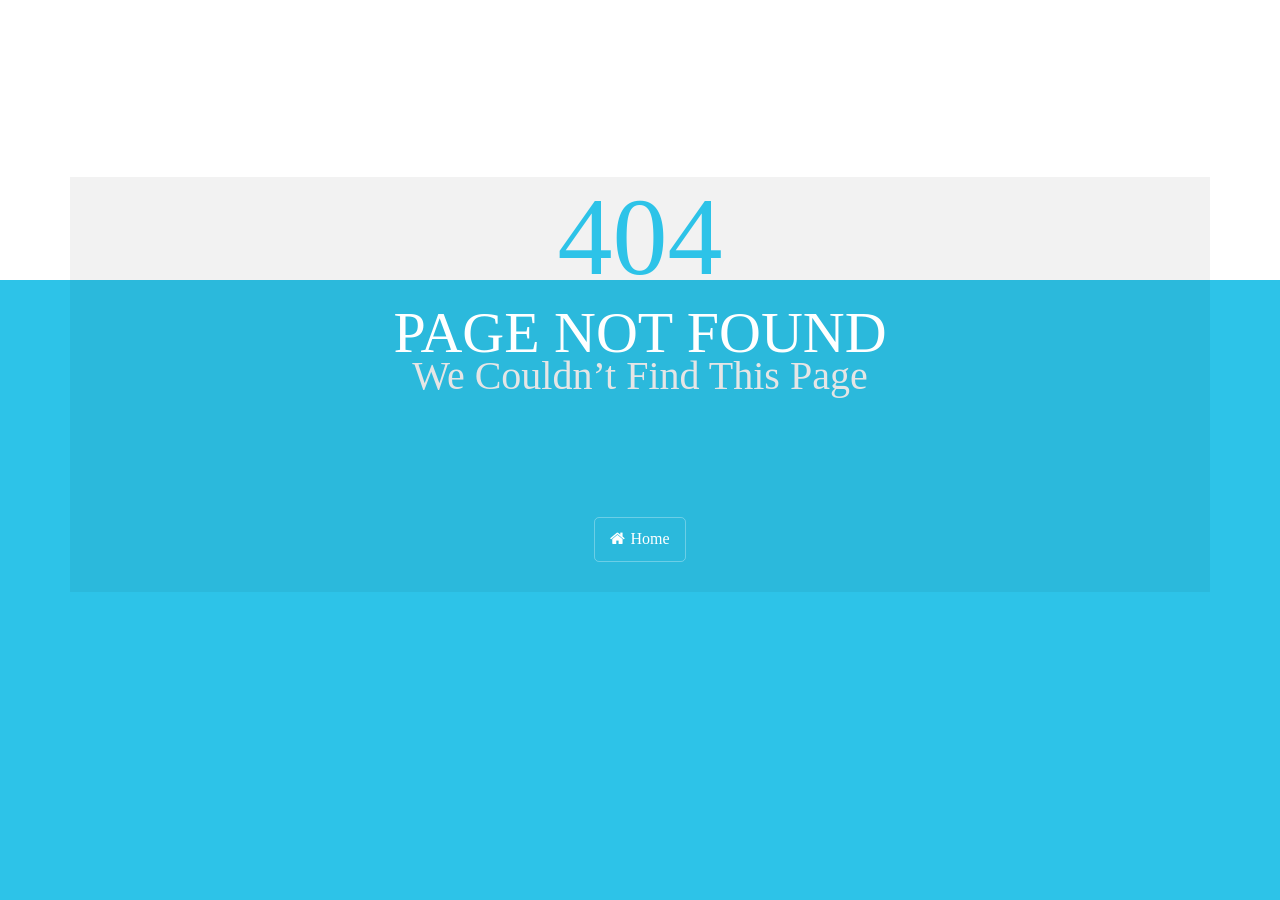
<file: frontend/views/layouts/BeyondAdmin/error-404.html>
﻿<!DOCTYPE html>
<!--
Beyond Admin - Responsive Admin Dashboard Template build with Twitter Bootstrap 3
Version: 1.0.0
Purchase: http://wrapbootstrap.com
-->

<html xmlns="http://www.w3.org/1999/xhtml">
<!--Head-->
<head>
    <meta charset="utf-8" />
    <title>Error 404 - Page Not Found</title>

    <meta name="description" content="Error 404 - Page Not Found" />
    <meta name="viewport" content="width=device-width, initial-scale=1.0" />
    <meta http-equiv="Content-Type" content="text/html; charset=utf-8" />
    <link rel="shortcut icon" href="assets/img/favicon.png" type="image/x-icon">

    <!--Basic Styles-->
    <link href="assets/css/bootstrap.min.css" rel="stylesheet" />
    <link id="bootstrap-rtl-link" href="" rel="stylesheet" />
    <link href="assets/css/font-awesome.min.css" rel="stylesheet" />
    <link href="assets/css/weather-icons.min.css" rel="stylesheet" />

    <!--Fonts-->
    <!-- <link href="http://fonts.useso.com/css?family=Open+Sans:300italic,400italic,600italic,700italic,400,600,700,300" rel="stylesheet" type="text/css"> -->

    <!--Beyond styles-->
    <link id="beyond-link" href="assets/css/beyond.min.css" rel="stylesheet" />
    <link href="assets/css/demo.min.css" rel="stylesheet" />
    <link href="assets/css/animate.min.css" rel="stylesheet" />
    <link id="skin-link" href="" rel="stylesheet" type="text/css" />

    <!--Skin Script: Place this script in head to load scripts for skins and rtl support-->
    <script src="assets/js/skins.min.js"></script>
</head>
<!--Head Ends-->
<!--Body-->
<body class="body-404">
    <div class="error-header"> </div>
    <div class="container ">
        <section class="error-container text-center">
            <h1>404</h1>
            <div class="error-divider">
                <h2>page not found</h2>
                <p class="description">We Couldn’t Find This Page</p>
            </div>
            <a href="index.html" class="return-btn"><i class="fa fa-home"></i>Home</a>
        </section>
    </div>
    <!--Basic Scripts-->
    <script src="assets/js/jquery-2.0.3.min.js"></script>
    <script src="assets/js/bootstrap.min.js"></script>

    <!--Beyond Scripts-->
    <script src="assets/js/beyond.min.js"></script>

    <!--Google Analytics::Demo Only-->
    <script>
        (function (i, s, o, g, r, a, m) {
            i['GoogleAnalyticsObject'] = r; i[r] = i[r] || function () {
                (i[r].q = i[r].q || []).push(arguments)
            }, i[r].l = 1 * new Date(); a = s.createElement(o),
            m = s.getElementsByTagName(o)[0]; a.async = 1; a.src = g; m.parentNode.insertBefore(a, m)
        })(window, document, 'script', 'http://www.google-analytics.com/analytics.js', 'ga');

        ga('create', 'UA-52103994-1', 'auto');
        ga('send', 'pageview');

    </script>
</body>
<!--Body Ends-->
</html>
</file>
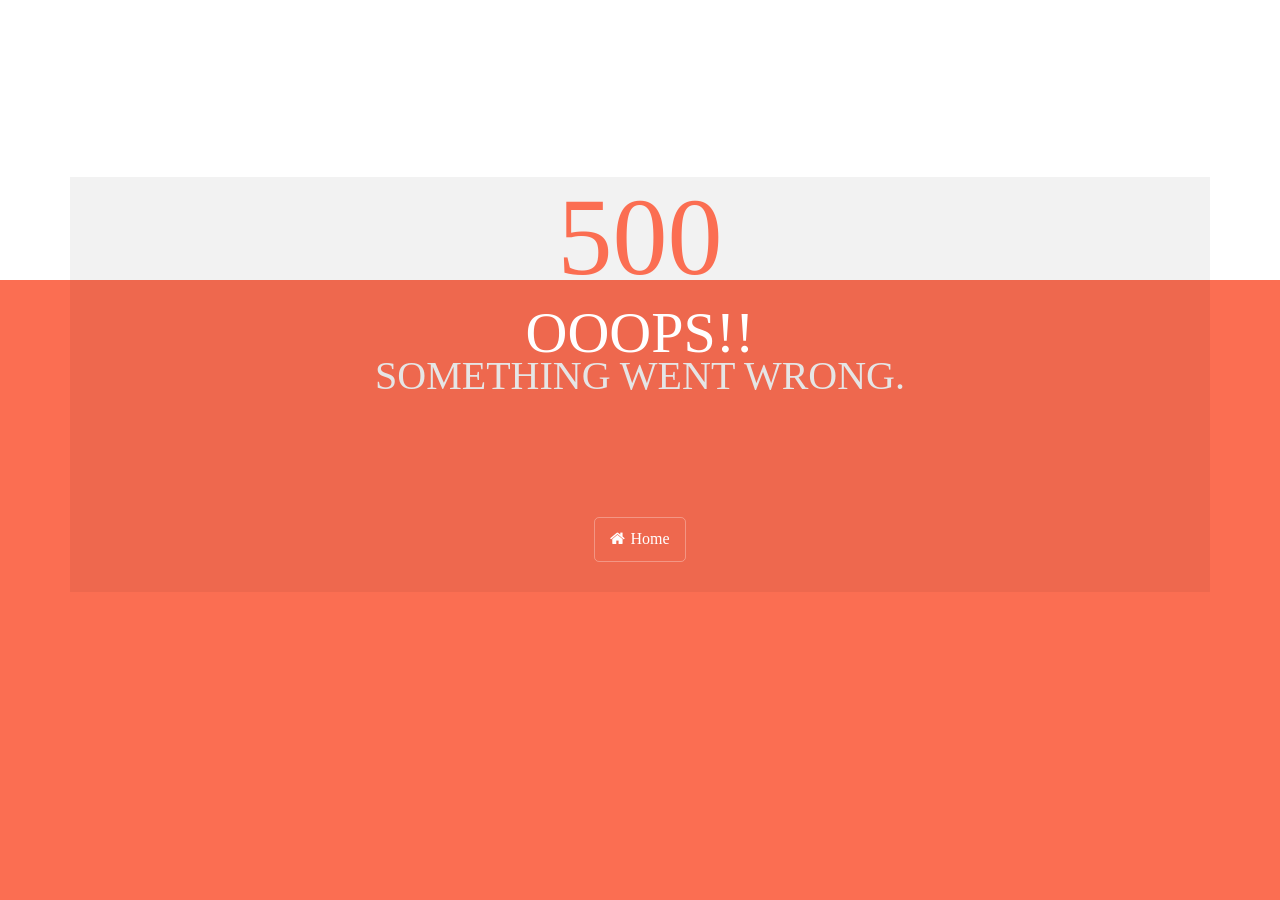
<file: frontend/views/layouts/BeyondAdmin/error-500.html>
﻿<!DOCTYPE html>
<!--
Beyond Admin - Responsive Admin Dashboard Template build with Twitter Bootstrap 3
Version: 1.0.0
Purchase: http://wrapbootstrap.com
-->

<html xmlns="http://www.w3.org/1999/xhtml">
<!--Head-->
<head>
    <meta charset="utf-8" />
    <title>Error 500</title>

    <meta name="description" content="Error 500" />
    <meta name="viewport" content="width=device-width, initial-scale=1.0" />
    <meta http-equiv="Content-Type" content="text/html; charset=utf-8" />
    <link rel="shortcut icon" href="assets/img/favicon.png" type="image/x-icon">

    <!--Basic Styles-->
    <link href="assets/css/bootstrap.min.css" rel="stylesheet" />
    <link id="bootstrap-rtl-link" href="" rel="stylesheet" />
    <link href="assets/css/font-awesome.min.css" rel="stylesheet" />

    <!--Fonts-->
    <!-- <link href="http://fonts.useso.com/css?family=Open+Sans:300italic,400italic,600italic,700italic,400,600,700,300" rel="stylesheet" type="text/css"> -->

    <!--Beyond styles-->
    <link id="beyond-link" href="assets/css/beyond.min.css" rel="stylesheet" />
    <link href="assets/css/demo.min.css" rel="stylesheet" />
    <link href="assets/css/animate.min.css" rel="stylesheet" />
    <link id="skin-link" href="" rel="stylesheet" type="text/css" />

    <!--Skin Script: Place this script in head to load scripts for skins and rtl support-->
    <script src="assets/js/skins.min.js"></script>
</head>
<!--Head Ends-->
<!--Body-->
<body class="body-500">
    <div class="error-header"> </div>
    <div class="container ">
        <section class="error-container text-center">
            <h1>500</h1>
            <div class="error-divider">
                <h2>ooops!!</h2>
                <p class="description">SOMETHING WENT WRONG.</p>
            </div>
            <a href="index.html" class="return-btn"><i class="fa fa-home"></i>Home</a>
        </section>
    </div>
    <!--Basic Scripts-->
    <script src="assets/js/jquery-2.0.3.min.js"></script>
    <script src="assets/js/bootstrap.min.js"></script>

    <!--Beyond Scripts-->
    <script src="assets/js/beyond.min.js"></script>

    <!--Google Analytics::Demo Only-->
    <script>
        (function (i, s, o, g, r, a, m) {
            i['GoogleAnalyticsObject'] = r; i[r] = i[r] || function () {
                (i[r].q = i[r].q || []).push(arguments)
            }, i[r].l = 1 * new Date(); a = s.createElement(o),
            m = s.getElementsByTagName(o)[0]; a.async = 1; a.src = g; m.parentNode.insertBefore(a, m)
        })(window, document, 'script', 'http://www.google-analytics.com/analytics.js', 'ga');

        ga('create', 'UA-52103994-1', 'auto');
        ga('send', 'pageview');

    </script>
</body>
<!--Body Ends-->
</html>
</file>
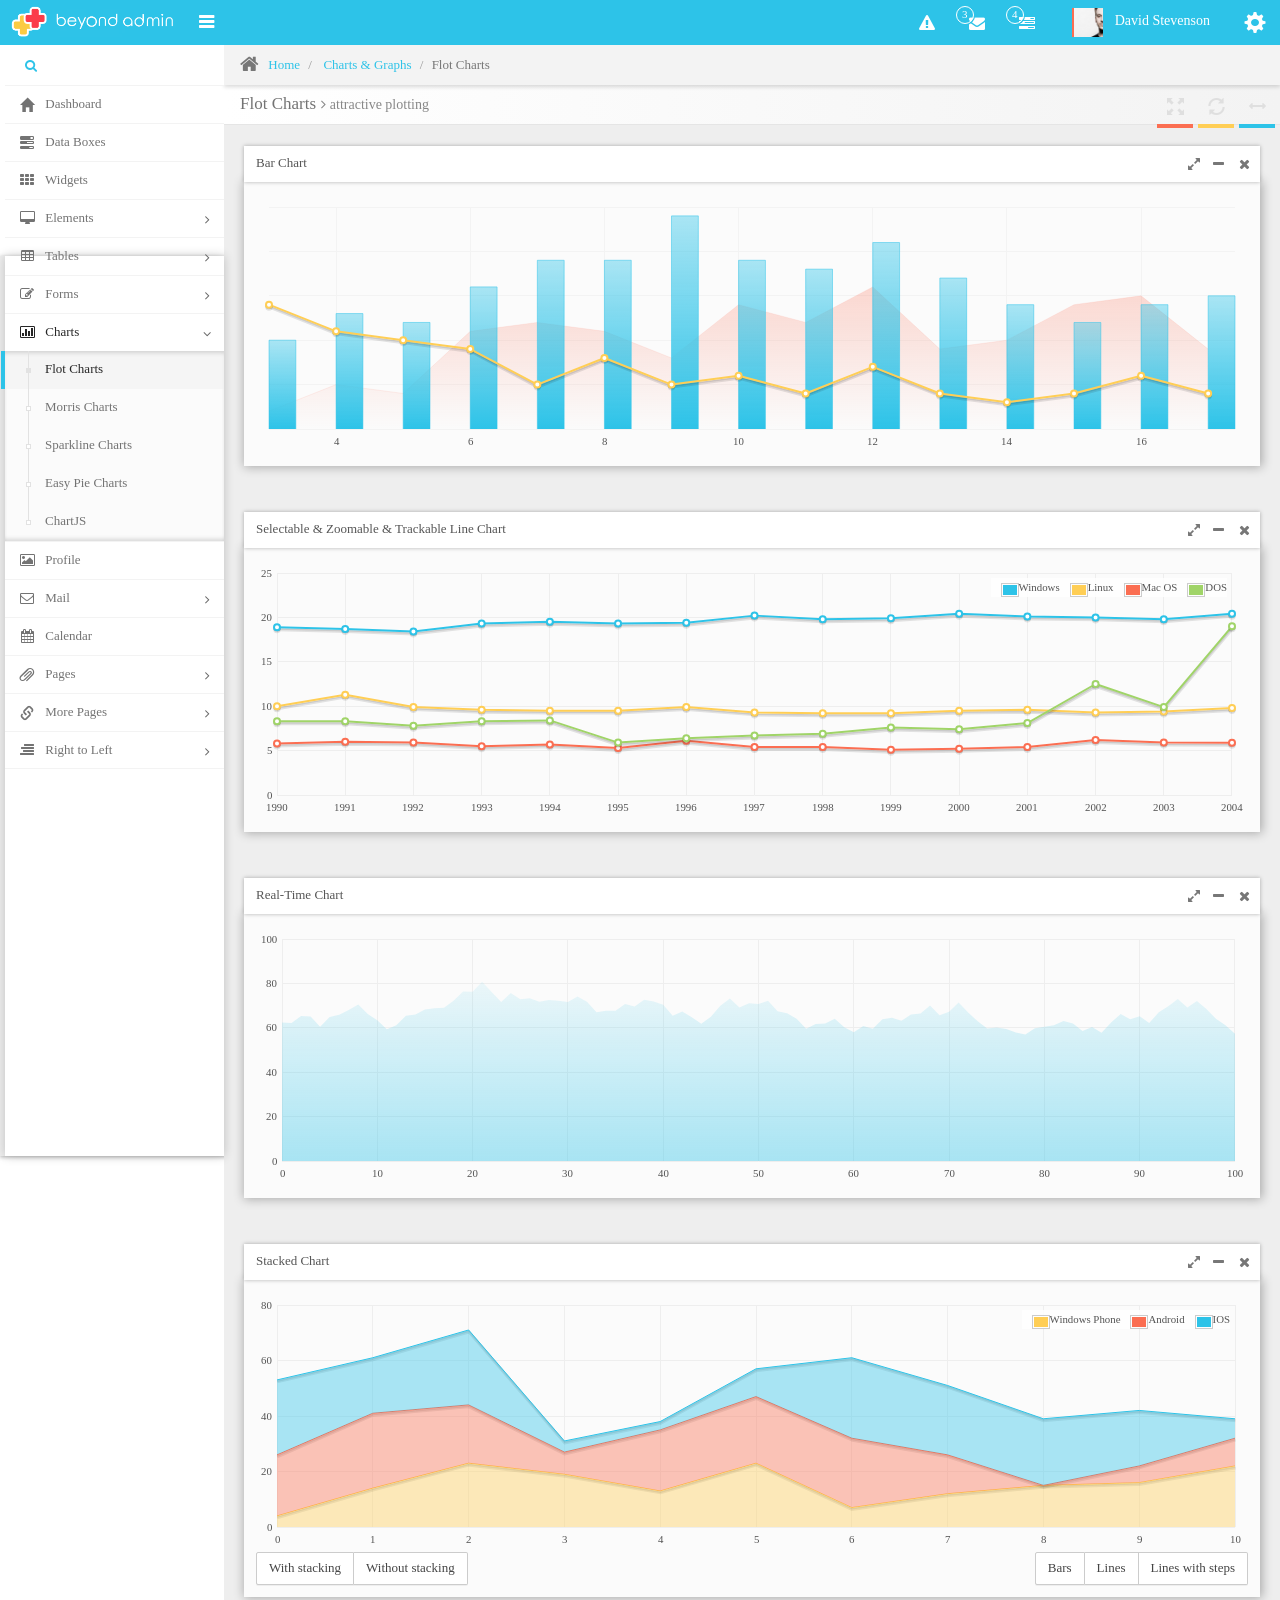
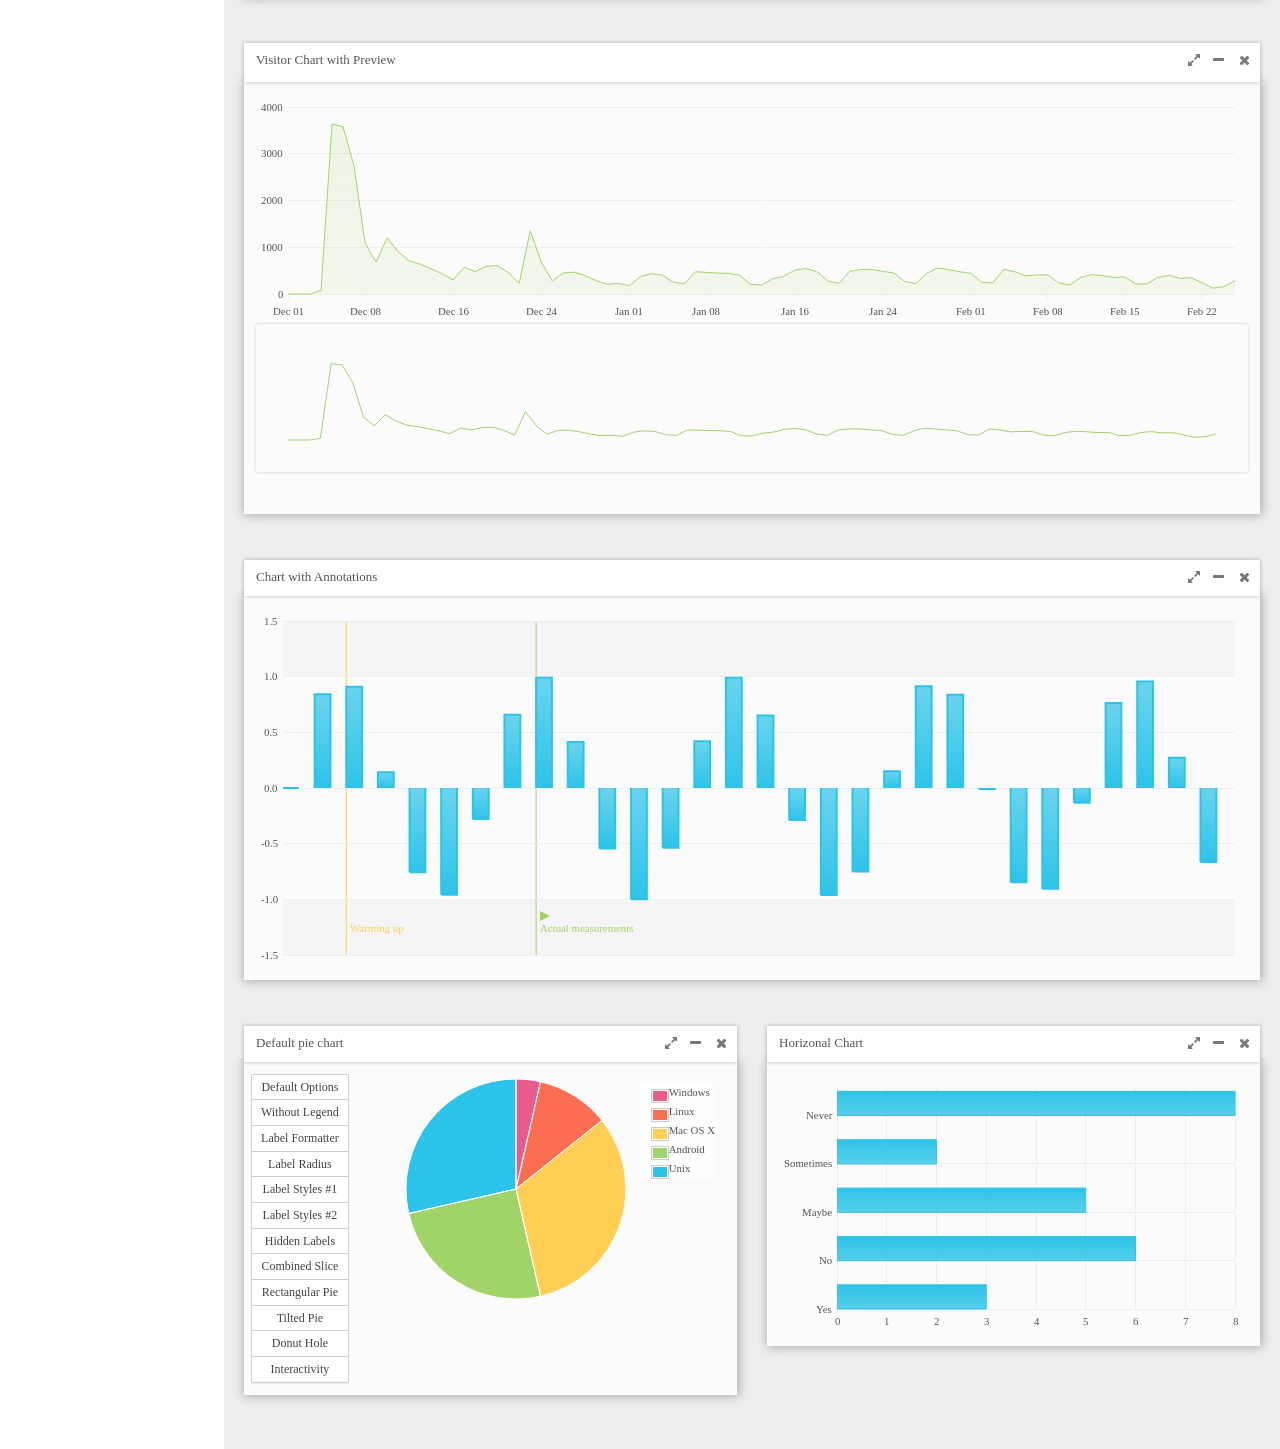
<file: frontend/views/layouts/BeyondAdmin/flot.html>
﻿<!DOCTYPE html>
<!--
BeyondAdmin - Responsive Admin Dashboard Template build with Twitter Bootstrap 3.2.0
Version: 1.0.0
Purchase: http://wrapbootstrap.com
-->

<html xmlns="http://www.w3.org/1999/xhtml">
<!-- Head -->
<head>
    <meta charset="utf-8" />
    <title>Flot Charts</title>

    <meta name="description" content="flot charts" />
    <meta name="viewport" content="width=device-width, initial-scale=1.0" />
    <meta http-equiv="Content-Type" content="text/html; charset=utf-8" />
    <link rel="shortcut icon" href="assets/img/favicon.png" type="image/x-icon">

    <!--Basic Styles-->
    <link href="assets/css/bootstrap.min.css" rel="stylesheet" />
    <link id="bootstrap-rtl-link" href="" rel="stylesheet" />
    <link href="assets/css/font-awesome.min.css" rel="stylesheet" />
    <link href="assets/css/weather-icons.min.css" rel="stylesheet" />

    <!--Fonts-->
    <!-- <link href="http://fonts.useso.com/css?family=Open+Sans:300italic,400italic,600italic,700italic,400,600,700,300" rel="stylesheet" type="text/css"> -->

    <!--Beyond styles-->
    <link id="beyond-link" href="assets/css/beyond.min.css" rel="stylesheet" />
    <link href="assets/css/demo.min.css" rel="stylesheet" />
    <link href="assets/css/typicons.min.css" rel="stylesheet" />
    <link href="assets/css/animate.min.css" rel="stylesheet" />
    <link id="skin-link" href="" rel="stylesheet" type="text/css" />

    <!--Skin Script: Place this script in head to load scripts for skins and rtl support-->
    <script src="assets/js/skins.min.js"></script>
</head>
<!-- /Head -->
<!-- Body -->
<body>
    <!-- Loading Container -->
    <div class="loading-container">
        <div class="loading-progress">
            <div class="rotator">
                <div class="rotator">
                    <div class="rotator colored">
                        <div class="rotator">
                            <div class="rotator colored">
                                <div class="rotator colored"></div>
                                <div class="rotator"></div>
                            </div>
                            <div class="rotator colored"></div>
                        </div>
                        <div class="rotator"></div>
                    </div>
                    <div class="rotator"></div>
                </div>
                <div class="rotator"></div>
            </div>
            <div class="rotator"></div>
        </div>
    </div>
    <!--  /Loading Container -->
    <!-- Navbar -->
    <div class="navbar">
        <div class="navbar-inner">
            <div class="navbar-container">
                <!-- Navbar Barnd -->
                <div class="navbar-header pull-left">
                    <a href="#" class="navbar-brand">
                        <small>
                            <img src="assets/img/logo.png" alt="" />
                        </small>
                    </a>
                </div>
                <!-- /Navbar Barnd -->
                <!-- Sidebar Collapse -->
                <div class="sidebar-collapse" id="sidebar-collapse">
                    <i class="collapse-icon fa fa-bars"></i>
                </div>
                <!-- /Sidebar Collapse -->
                <!-- Account Area and Settings --->
                <div class="navbar-header pull-right">
                    <div class="navbar-account">
                        <ul class="account-area">
                            <li>
                                <a class=" dropdown-toggle" data-toggle="dropdown" title="Help" href="#">
                                    <i class="icon fa fa-warning"></i>
                                </a>
                                <!--Notification Dropdown-->
                                <ul class="pull-right dropdown-menu dropdown-arrow dropdown-notifications">
                                    <li>
                                        <a href="#">
                                            <div class="clearfix">
                                                <div class="notification-icon">
                                                    <i class="fa fa-phone bg-themeprimary white"></i>
                                                </div>
                                                <div class="notification-body">
                                                    <span class="title">Skype meeting with Patty</span>
                                                    <span class="description">01:00 pm</span>
                                                </div>
                                                <div class="notification-extra">
                                                    <i class="fa fa-clock-o themeprimary"></i>
                                                    <span class="description">office</span>
                                                </div>
                                            </div>
                                        </a>
                                    </li>
                                    <li>
                                        <a href="#">
                                            <div class="clearfix">
                                                <div class="notification-icon">
                                                    <i class="fa fa-check bg-darkorange white"></i>
                                                </div>
                                                <div class="notification-body">
                                                    <span class="title">Uncharted break</span>
                                                    <span class="description">03:30 pm - 05:15 pm</span>
                                                </div>
                                                <div class="notification-extra">
                                                    <i class="fa fa-clock-o darkorange"></i>
                                                </div>
                                            </div>
                                        </a>
                                    </li>
                                    <li>
                                        <a href="#">
                                            <div class="clearfix">
                                                <div class="notification-icon">
                                                    <i class="fa fa-gift bg-warning white"></i>
                                                </div>
                                                <div class="notification-body">
                                                    <span class="title">Kate birthday party</span>
                                                    <span class="description">08:30 pm</span>
                                                </div>
                                                <div class="notification-extra">
                                                    <i class="fa fa-calendar warning"></i>
                                                    <i class="fa fa-clock-o warning"></i>
                                                    <span class="description">at home</span>
                                                </div>
                                            </div>
                                        </a>
                                    </li>
                                    <li>
                                        <a href="#">
                                            <div class="clearfix">
                                                <div class="notification-icon">
                                                    <i class="fa fa-glass bg-success white"></i>
                                                </div>
                                                <div class="notification-body">
                                                    <span class="title">Dinner with friends</span>
                                                    <span class="description">10:30 pm</span>
                                                </div>
                                            </div>
                                        </a>
                                    </li>
                                    <li class="dropdown-footer ">
                                        <span>
                                            Today, March 28
                                        </span>
                                        <span class="pull-right">
                                            10°c
                                            <i class="wi wi-cloudy"></i>
                                        </span>
                                    </li>
                                </ul>
                                <!--/Notification Dropdown-->
                            </li>
                            <li>
                                <a class="wave in dropdown-toggle" data-toggle="dropdown" title="Help" href="#">
                                    <i class="icon fa fa-envelope"></i>
                                    <span class="badge">3</span>
                                </a>
                                <!--Messages Dropdown-->
                                <ul class="pull-right dropdown-menu dropdown-arrow dropdown-messages">
                                    <li>
                                        <a href="#">
                                            <img src="assets/img/avatars/divyia.jpg" class="message-avatar" alt="Divyia Austin">
                                            <div class="message">
                                                <span class="message-sender">
                                                    Divyia Austin
                                                </span>
                                                <span class="message-time">
                                                    2 minutes ago
                                                </span>
                                                <span class="message-subject">
                                                    Here's the recipe for apple pie
                                                </span>
                                                <span class="message-body">
                                                    to identify the sending application when the senders image is shown for the main icon
                                                </span>
                                            </div>
                                        </a>
                                    </li>
                                    <li>
                                        <a href="#">
                                            <img src="assets/img/avatars/bing.png" class="message-avatar" alt="Microsoft Bing">
                                            <div class="message">
                                                <span class="message-sender">
                                                    Bing.com
                                                </span>
                                                <span class="message-time">
                                                    Yesterday
                                                </span>
                                                <span class="message-subject">
                                                    Bing Newsletter: The January Issue‏
                                                </span>
                                                <span class="message-body">
                                                    Discover new music just in time for the Grammy® Awards.
                                                </span>
                                            </div>
                                        </a>
                                    </li>
                                    <li>
                                        <a href="#">
                                            <img src="assets/img/avatars/adam-jansen.jpg" class="message-avatar" alt="Divyia Austin">
                                            <div class="message">
                                                <span class="message-sender">
                                                    Nicolas
                                                </span>
                                                <span class="message-time">
                                                    Friday, September 22
                                                </span>
                                                <span class="message-subject">
                                                    New 4K Cameras
                                                </span>
                                                <span class="message-body">
                                                    The 4K revolution has come over the horizon and is reaching the general populous
                                                </span>
                                            </div>
                                        </a>
                                    </li>
                                </ul>
                                <!--/Messages Dropdown-->
                            </li>

                            <li>
                                <a class="dropdown-toggle" data-toggle="dropdown" title="Tasks" href="#">
                                    <i class="icon fa fa-tasks"></i>
                                    <span class="badge">4</span>
                                </a>
                                <!--Tasks Dropdown-->
                                <ul class="pull-right dropdown-menu dropdown-tasks dropdown-arrow ">
                                    <li class="dropdown-header bordered-darkorange">
                                        <i class="fa fa-tasks"></i>
                                        4 Tasks In Progress
                                    </li>

                                    <li>
                                        <a href="#">
                                            <div class="clearfix">
                                                <span class="pull-left">Account Creation</span>
                                                <span class="pull-right">65%</span>
                                            </div>

                                            <div class="progress progress-xs">
                                                <div style="width:65%" class="progress-bar"></div>
                                            </div>
                                        </a>
                                    </li>

                                    <li>
                                        <a href="#">
                                            <div class="clearfix">
                                                <span class="pull-left">Profile Data</span>
                                                <span class="pull-right">35%</span>
                                            </div>

                                            <div class="progress progress-xs">
                                                <div style="width:35%" class="progress-bar progress-bar-success"></div>
                                            </div>
                                        </a>
                                    </li>

                                    <li>
                                        <a href="#">
                                            <div class="clearfix">
                                                <span class="pull-left">Updating Resume</span>
                                                <span class="pull-right">75%</span>
                                            </div>

                                            <div class="progress progress-xs">
                                                <div style="width:75%" class="progress-bar progress-bar-darkorange"></div>
                                            </div>
                                        </a>
                                    </li>

                                    <li>
                                        <a href="#">
                                            <div class="clearfix">
                                                <span class="pull-left">Adding Contacts</span>
                                                <span class="pull-right">10%</span>
                                            </div>

                                            <div class="progress progress-xs">
                                                <div style="width:10%" class="progress-bar progress-bar-warning"></div>
                                            </div>
                                        </a>
                                    </li>

                                    <li class="dropdown-footer">
                                        <a href="#">
                                            See All Tasks
                                        </a>
                                        <button class="btn btn-xs btn-default shiny darkorange icon-only pull-right"><i class="fa fa-check"></i></button>
                                    </li>
                                </ul>
                                <!--/Tasks Dropdown-->
                            </li>
                            <li>
                                <a class="login-area dropdown-toggle" data-toggle="dropdown">
                                    <div class="avatar" title="View your public profile">
                                        <img src="assets/img/avatars/adam-jansen.jpg">
                                    </div>
                                    <section>
                                        <h2><span class="profile"><span>David Stevenson</span></span></h2>
                                    </section>
                                </a>
                                <!--Login Area Dropdown-->
                                <ul class="pull-right dropdown-menu dropdown-arrow dropdown-login-area">
                                    <li class="username"><a>David Stevenson</a></li>
                                    <li class="email"><a>David.Stevenson@live.com</a></li>
                                    <!--Avatar Area-->
                                    <li>
                                        <div class="avatar-area">
                                            <img src="assets/img/avatars/adam-jansen.jpg" class="avatar">
                                            <span class="caption">Change Photo</span>
                                        </div>
                                    </li>
                                    <!--Avatar Area-->
                                    <li class="edit">
                                        <a href="profile.html" class="pull-left">Profile</a>
                                        <a href="#" class="pull-right">Setting</a>
                                    </li>
                                    <!--Theme Selector Area-->
                                    <li class="theme-area">
                                        <ul class="colorpicker" id="skin-changer">
                                            <li><a class="colorpick-btn" href="#" style="background-color:#5DB2FF;" rel="assets/css/skins/blue.min.css"></a></li>
                                            <li><a class="colorpick-btn" href="#" style="background-color:#2dc3e8;" rel="assets/css/skins/azure.min.css"></a></li>
                                            <li><a class="colorpick-btn" href="#" style="background-color:#03B3B2;" rel="assets/css/skins/teal.min.css"></a></li>
                                            <li><a class="colorpick-btn" href="#" style="background-color:#53a93f;" rel="assets/css/skins/green.min.css"></a></li>
                                            <li><a class="colorpick-btn" href="#" style="background-color:#FF8F32;" rel="assets/css/skins/orange.min.css"></a></li>
                                            <li><a class="colorpick-btn" href="#" style="background-color:#cc324b;" rel="assets/css/skins/pink.min.css"></a></li>
                                            <li><a class="colorpick-btn" href="#" style="background-color:#AC193D;" rel="assets/css/skins/darkred.min.css"></a></li>
                                            <li><a class="colorpick-btn" href="#" style="background-color:#8C0095;" rel="assets/css/skins/purple.min.css"></a></li>
                                            <li><a class="colorpick-btn" href="#" style="background-color:#0072C6;" rel="assets/css/skins/darkblue.min.css"></a></li>
                                            <li><a class="colorpick-btn" href="#" style="background-color:#585858;" rel="assets/css/skins/gray.min.css"></a></li>
                                            <li><a class="colorpick-btn" href="#" style="background-color:#474544;" rel="assets/css/skins/black.min.css"></a></li>
                                            <li><a class="colorpick-btn" href="#" style="background-color:#001940;" rel="assets/css/skins/deepblue.min.css"></a></li>
                                        </ul>
                                    </li>
                                    <!--/Theme Selector Area-->
                                    <li class="dropdown-footer">
                                        <a href="login.html">
                                            Sign out
                                        </a>
                                    </li>
                                </ul>
                                <!--/Login Area Dropdown-->
                            </li>
                            <!-- /Account Area -->
                            <!--Note: notice that setting div must start right after account area list.
                            no space must be between these elements-->
                            <!-- Settings -->
                        </ul><div class="setting">
                            <a id="btn-setting" title="Setting" href="#">
                                <i class="icon glyphicon glyphicon-cog"></i>
                            </a>
                        </div><div class="setting-container">
                            <label>
                                <input type="checkbox" id="checkbox_fixednavbar">
                                <span class="text">Fixed Navbar</span>
                            </label>
                            <label>
                                <input type="checkbox" id="checkbox_fixedsidebar">
                                <span class="text">Fixed SideBar</span>
                            </label>
                            <label>
                                <input type="checkbox" id="checkbox_fixedbreadcrumbs">
                                <span class="text">Fixed BreadCrumbs</span>
                            </label>
                            <label>
                                <input type="checkbox" id="checkbox_fixedheader">
                                <span class="text">Fixed Header</span>
                            </label>
                        </div>
                        <!-- Settings -->
                    </div>
                </div>
                <!-- /Account Area and Settings -->
            </div>
        </div>
    </div>
    <!-- /Navbar -->
    <!-- Main Container -->
    <div class="main-container container-fluid">
        <!-- Page Container -->
        <div class="page-container">
            <!-- Page Sidebar -->
            <div class="page-sidebar" id="sidebar">
                <!-- Page Sidebar Header-->
                <div class="sidebar-header-wrapper">
                    <input type="text" class="searchinput" />
                    <i class="searchicon fa fa-search"></i>
                    <div class="searchhelper">Search Reports, Charts, Emails or Notifications</div>
                </div>
                <!-- /Page Sidebar Header -->
                <!-- Sidebar Menu -->
                <ul class="nav sidebar-menu">
                    <!--Dashboard-->
                    <li>
                        <a href="index.html">
                            <i class="menu-icon glyphicon glyphicon-home"></i>
                            <span class="menu-text"> Dashboard </span>
                        </a>
                    </li>
                    <!--Databoxes-->
                    <li>
                        <a href="databoxes.html">
                            <i class="menu-icon glyphicon glyphicon-tasks"></i>
                            <span class="menu-text"> Data Boxes </span>
                        </a>
                    </li>
                    <!--Widgets-->
                    <li>
                        <a href="widgets.html">
                            <i class="menu-icon fa fa-th"></i>
                            <span class="menu-text"> Widgets </span>
                        </a>
                    </li>
                    <!--UI Elements-->
                    <li>
                        <a href="#" class="menu-dropdown">
                            <i class="menu-icon fa fa-desktop"></i>
                            <span class="menu-text"> Elements </span>

                            <i class="menu-expand"></i>
                        </a>

                        <ul class="submenu">
                            <li>
                                <a href="elements.html">
                                    <span class="menu-text">Basic Elements</span>
                                </a>
                            </li>
                            <li>
                                <a href="#" class="menu-dropdown">
                                    <span class="menu-text">
                                        Icons
                                    </span>
                                    <i class="menu-expand"></i>
                                </a>

                                <ul class="submenu">
                                    <li>
                                        <a href="font-awesome.html">
                                            <i class="menu-icon fa fa-rocket"></i>
                                            <span class="menu-text">Font Awesome</span>
                                        </a>
                                    </li>
                                    <li>
                                        <a href="glyph-icons.html">
                                            <i class="menu-icon glyphicon glyphicon-stats"></i>
                                            <span class="menu-text">Glyph Icons</span>
                                        </a>
                                    </li>
                                    <li>
                                        <a href="typicon.html">
                                            <i class="menu-icon typcn typcn-location-outline"></i>
                                            <span class="menu-text"> Typicons</span>
                                        </a>
                                    </li>
                                    <li>
                                        <a href="weather-icons.html">
                                            <i class="menu-icon wi-day-snow"></i>
                                            <span class="menu-text">Weather Icons</span>
                                        </a>
                                    </li>
                                </ul>
                            </li>
                            <li>
                                <a href="tabs.html">
                                    <span class="menu-text">Tabs & Accordions</span>
                                </a>
                            </li>
                            <li>
                                <a href="alerts.html">
                                    <span class="menu-text">Alerts & Tooltips</span>
                                </a>
                            </li>
                            <li>
                                <a href="modals.html">
                                    <span class="menu-text">Modals & Wells</span>
                                </a>
                            </li>
                            <li>
                                <a href="buttons.html">
                                    <span class="menu-text">Buttons</span>
                                </a>
                            </li>
                            <li>
                                <a href="nestable-list.html">
                                    <span class="menu-text"> Nestable List</span>
                                </a>
                            </li>
                            <li>
                                <a href="treeview.html">
                                    <span class="menu-text">Treeview</span>
                                </a>
                            </li>
                        </ul>
                    </li>
                    <!--Tables-->
                    <li>
                        <a href="#" class="menu-dropdown">
                            <i class="menu-icon fa fa-table"></i>
                            <span class="menu-text"> Tables </span>

                            <i class="menu-expand"></i>
                        </a>

                        <ul class="submenu">
                            <li>
                                <a href="tables-simple.html">
                                    <span class="menu-text">Simple & Responsive</span>
                                </a>
                            </li>
                            <li>
                                <a href="tables-data.html">
                                    <span class="menu-text">Data Tables</span>
                                </a>
                            </li>
                        </ul>
                    </li>
                    <!--Forms-->
                    <li>
                        <a href="#" class="menu-dropdown">
                            <i class="menu-icon fa fa-pencil-square-o"></i>
                            <span class="menu-text"> Forms </span>

                            <i class="menu-expand"></i>
                        </a>

                        <ul class="submenu">
                            <li>
                                <a href="form-layouts.html">
                                    <span class="menu-text">Form Layouts</span>
                                </a>
                            </li>

                            <li>
                                <a href="form-inputs.html">
                                    <span class="menu-text">Form Inputs</span>
                                </a>
                            </li>

                            <li>
                                <a href="form-pickers.html">
                                    <span class="menu-text">Data Pickers</span>
                                </a>
                            </li>
                            <li>
                                <a href="form-wizard.html">
                                    <span class="menu-text">Wizard</span>
                                </a>
                            </li>
                            <li>
                                <a href="form-validation.html">
                                    <span class="menu-text">Validation</span>
                                </a>
                            </li>
                            <li>
                                <a href="form-editors.html">
                                    <span class="menu-text">Editors</span>
                                </a>
                            </li>
                        </ul>
                    </li>
                    <!--Charts-->
                    <li class="active open">
                        <a href="#" class="menu-dropdown">
                            <i class="menu-icon fa fa-bar-chart-o"></i>
                            <span class="menu-text"> Charts </span>

                            <i class="menu-expand"></i>
                        </a>

                        <ul class="submenu">
                            <li class="active">
                                <a href="flot.html">
                                    <span class="menu-text">Flot Charts</span>
                                </a>
                            </li>

                            <li>
                                <a href="morris.html">
                                    <span class="menu-text"> Morris Charts</span>
                                </a>
                            </li>
                            <li>
                                <a href="sparkline.html">
                                    <span class="menu-text">Sparkline Charts</span>
                                </a>
                            </li>
                            <li>
                                <a href="easypiecharts.html">
                                    <span class="menu-text">Easy Pie Charts</span>
                                </a>
                            </li>
                            <li>
                                <a href="chartjs.html">
                                    <span class="menu-text"> ChartJS</span>
                                </a>
                            </li>
                        </ul>
                    </li>
                    <!--Profile-->
                    <li>
                        <a href="profile.html">
                            <i class="menu-icon fa fa-picture-o"></i>
                            <span class="menu-text">Profile</span>
                        </a>
                    </li>
                    <!--Mail-->
                    <li>
                        <a href="#" class="menu-dropdown">
                            <i class="menu-icon fa fa-envelope-o"></i>
                            <span class="menu-text"> Mail </span>

                            <i class="menu-expand"></i>
                        </a>

                        <ul class="submenu">
                            <li>
                                <a href="inbox.html">
                                    <span class="menu-text">Inbox</span>
                                </a>
                            </li>

                            <li>
                                <a href="message-view.html">
                                    <span class="menu-text">View Message</span>
                                </a>
                            </li>
                            <li>
                                <a href="message-compose.html">
                                    <span class="menu-text">Compose Message</span>
                                </a>
                            </li>
                        </ul>
                    </li>
                    <!--Calendar-->
                    <li>
                        <a href="calendar.html">
                            <i class="menu-icon fa fa-calendar"></i>
                            <span class="menu-text">
                                Calendar
                            </span>
                        </a>
                    </li>
                    <!--Pages-->
                    <li>
                        <a href="#" class="menu-dropdown">
                            <i class="menu-icon glyphicon glyphicon-paperclip"></i>
                            <span class="menu-text"> Pages </span>

                            <i class="menu-expand"></i>
                        </a>
                        <ul class="submenu">
                            <li>
                                <a href="timeline.html">
                                    <span class="menu-text">Timeline</span>
                                </a>
                            </li>
                            <li>
                                <a href="pricing.html">
                                    <span class="menu-text">Pricing Tables</span>
                                </a>
                            </li>

                            <li>
                                <a href="invoice.html">
                                    <span class="menu-text">Invoice</span>
                                </a>
                            </li>

                            <li>
                                <a href="login.html">
                                    <span class="menu-text">Login</span>
                                </a>
                            </li>
                            <li>
                                <a href="register.html">
                                    <span class="menu-text">Register</span>
                                </a>
                            </li>
                            <li>
                                <a href="lock.html">
                                    <span class="menu-text">Lock Screen</span>
                                </a>
                            </li>
                            <li>
                                <a href="typography.html">
                                    <span class="menu-text"> Typography </span>
                                </a>
                            </li>
                        </ul>
                    </li>
                    <!--More Pages-->
                    <li>
                        <a href="#" class="menu-dropdown">
                            <i class="menu-icon glyphicon glyphicon-link"></i>

                            <span class="menu-text">
                                More Pages
                            </span>

                            <i class="menu-expand"></i>
                        </a>

                        <ul class="submenu">
                            <li>
                                <a href="error-404.html">
                                    <span class="menu-text">Error 404</span>
                                </a>
                            </li>

                            <li>
                                <a href="error-500.html">
                                    <span class="menu-text"> Error 500</span>
                                </a>
                            </li>
                            <li>
                                <a href="blank.html">
                                    <span class="menu-text">Blank Page</span>
                                </a>
                            </li>
                            <li>
                                <a href="grid.html">
                                    <span class="menu-text"> Grid</span>
                                </a>
                            </li>
                            <li>
                                <a href="#" class="menu-dropdown">
                                    <span class="menu-text">
                                        Multi Level Menu
                                    </span>
                                    <i class="menu-expand"></i>
                                </a>

                                <ul class="submenu">
                                    <li>
                                        <a href="#">
                                            <i class="menu-icon fa fa-camera"></i>
                                            <span class="menu-text">Level 3</span>
                                        </a>
                                    </li>

                                    <li>
                                        <a href="#" class="menu-dropdown">
                                            <i class="menu-icon fa fa-asterisk"></i>

                                            <span class="menu-text">
                                                Level 4
                                            </span>
                                            <i class="menu-expand"></i>
                                        </a>

                                        <ul class="submenu">
                                            <li>
                                                <a href="#">
                                                    <i class="menu-icon fa fa-bolt"></i>
                                                    <span class="menu-text">Some Item</span>
                                                </a>
                                            </li>

                                            <li>
                                                <a href="#">
                                                    <i class="menu-icon fa fa-bug"></i>
                                                    <span class="menu-text">Another Item</span>
                                                </a>
                                            </li>
                                        </ul>
                                    </li>
                                </ul>
                            </li>
                        </ul>
                    </li>
                    <!--Right to Left-->
                    <li>
                        <a href="#" class="menu-dropdown">
                            <i class="menu-icon fa fa-align-right"></i>
                            <span class="menu-text"> Right to Left </span>

                            <i class="menu-expand"></i>
                        </a>
                        <ul class="submenu">
                            <li>
                                <a>
                                    <span class="menu-text">RTL</span>
                                    <label class="pull-right margin-top-10">
                                        <input id="rtl-changer" class="checkbox-slider slider-icon colored-primary" type="checkbox">
                                        <span class="text"></span>
                                    </label>
                                </a>
                            </li>
                            <li>
                                <a href="index-rtl-ar.html">
                                    <span class="menu-text">Arabic Layout</span>
                                </a>
                            </li>

                            <li>
                                <a href="index-rtl-fa.html">
                                    <span class="menu-text">Persian Layout</span>
                                </a>
                            </li>
                        </ul>
                    </li>
                </ul>
                <!-- /Sidebar Menu -->
            </div>
            <!-- /Page Sidebar -->
            <!-- Page Content -->
            <div class="page-content">
                <!-- Page Breadcrumb -->
                <div class="page-breadcrumbs">
                    <ul class="breadcrumb">
                        <li>
                            <i class="fa fa-home"></i>
                            <a href="#">Home</a>
                        </li>
                        <li>
                            <a href="#">Charts & Graphs</a>
                        </li>
                        <li class="active">Flot Charts</li>
                    </ul>
                </div>
                <!-- /Page Breadcrumb -->
                <!-- Page Header -->
                <div class="page-header position-relative">
                    <div class="header-title">
                        <h1>
                            Flot Charts
                            <small>
                                <i class="fa fa-angle-right"></i>
                                attractive plotting
                            </small>
                        </h1>
                    </div>
                    <!--Header Buttons-->
                    <div class="header-buttons">
                        <a class="sidebar-toggler" href="#">
                            <i class="fa fa-arrows-h"></i>
                        </a>
                        <a class="refresh" id="refresh-toggler" href="">
                            <i class="glyphicon glyphicon-refresh"></i>
                        </a>
                        <a class="fullscreen" id="fullscreen-toggler" href="#">
                            <i class="glyphicon glyphicon-fullscreen"></i>
                        </a>
                    </div>
                    <!--Header Buttons End-->
                </div>
                <!-- /Page Header -->
                <!-- Page Body -->
                <div class="page-body">
                    <div class="row">
                        <div class="col-xs-12 col-md-12 col-lg-12">
                            <div class="widget">
                                <div class="widget-header ">
                                    <span class="widget-caption">Bar Chart</span>
                                    <div class="widget-buttons">
                                        <a href="#" data-toggle="maximize">
                                            <i class="fa fa-expand"></i>
                                        </a>
                                        <a href="#" data-toggle="collapse">
                                            <i class="fa fa-minus"></i>
                                        </a>
                                        <a href="#" data-toggle="dispose">
                                            <i class="fa fa-times"></i>
                                        </a>
                                    </div>
                                </div>
                                <div class="widget-body">

                                    <div id="bar-chart" class="chart chart-lg"></div>

                                </div>
                            </div>
                        </div>
                    </div>
                    <div class="horizontal-space"></div>
                    <div class="row">
                        <div class="col-xs-12 col-md-12 col-lg-12">
                            <div class="widget">
                                <div class="widget-header">
                                    <span class="widget-caption">Selectable & Zoomable & Trackable Line Chart</span>
                                    <div class="widget-buttons">
                                        <a href="#" data-toggle="maximize">
                                            <i class="fa fa-expand"></i>
                                        </a>
                                        <a href="#" data-toggle="collapse">
                                            <i class="fa fa-minus"></i>
                                        </a>
                                        <a href="#" data-toggle="dispose">
                                            <i class="fa fa-times"></i>
                                        </a>
                                    </div>
                                </div>
                                <div class="widget-body">

                                    <div class="row">
                                        <div class="col-sm-12">
                                            <div id="selectable-chart" class="chart chart-lg"></div>

                                        </div>
                                        <!--<div class="row">
                                            <div class="col-sm-12">
                                                <div class="col-sm-12 col-md-6">
                                                    <button class="btn btn-default" id="setSelection">Select year 1994</button>
                                                    <button class="btn btn-default" id="clearSelection">Clear selection</button>
                                                </div>
                                                <div class="col-sm-12 col-md-6">
                                                    <div class="pull-right">
                                                       <label><input id="zoom" type="checkbox" />Zoom to selection</label>
                                                    </div>
                                                </div>
                                            </div>
                                        </div>-->
                                    </div>
                                </div>
                            </div>
                        </div>
                    </div>
                    <div class="horizontal-space"></div>
                    <div class="row">
                        <div class="col-xs-12 col-md-12 col-lg-12">
                            <div class="widget">
                                <div class="widget-header ">
                                    <span class="widget-caption">Real-Time Chart</span>
                                    <div class="widget-buttons">
                                        <a href="#" data-toggle="maximize">
                                            <i class="fa fa-expand"></i>
                                        </a>
                                        <a href="#" data-toggle="collapse">
                                            <i class="fa fa-minus"></i>
                                        </a>
                                        <a href="#" data-toggle="dispose">
                                            <i class="fa fa-times"></i>
                                        </a>
                                    </div>
                                </div>
                                <div class="widget-body">

                                    <div id="realtime-chart" class="chart chart-lg"></div>

                                </div>
                            </div>
                        </div>
                    </div>
                    <div class="horizontal-space"></div>
                    <div class="row">
                        <div class="col-xs-12 col-md-12 col-lg-12">
                            <div class="widget">
                                <div class="widget-header ">
                                    <span class="widget-caption">Stacked Chart</span>
                                    <div class="widget-buttons">
                                        <a href="#" data-toggle="maximize">
                                            <i class="fa fa-expand"></i>
                                        </a>
                                        <a href="#" data-toggle="collapse">
                                            <i class="fa fa-minus"></i>
                                        </a>
                                        <a href="#" data-toggle="dispose">
                                            <i class="fa fa-times"></i>
                                        </a>
                                    </div>
                                </div>
                                <div class="widget-body">
                                    <div id="stacked-chart" class="chart chart-lg"></div>
                                    <div class="btn-toolbar">
                                        <div class="btn-group stackControls">
                                            <input type="button" class="btn btn-default" value="With stacking">
                                            <input type="button" class="btn btn-default" value="Without stacking">
                                        </div>
                                        <div class="vertical-space">
                                        </div>
                                        <div class="btn-group graphControls pull-right">
                                            <input type="button" class="btn btn-default" value="Bars">
                                            <input type="button" class="btn btn-default" value="Lines">
                                            <input type="button" class="btn btn-default" value="Lines with steps">
                                        </div>
                                    </div>
                                </div>
                            </div>
                        </div>
                    </div>
                    <div class="horizontal-space"></div>
                    <div class="row">
                        <div class="col-xs-12 col-md-12 col-lg-12">
                            <div class="widget">
                                <div class="widget-header bordered-bottom border-lightred">
                                    <span class="widget-caption">Visitor Chart with Preview</span>
                                    <div class="widget-buttons">
                                        <a href="#" data-toggle="maximize">
                                            <i class="fa fa-expand"></i>
                                        </a>
                                        <a href="#" data-toggle="collapse">
                                            <i class="fa fa-minus"></i>
                                        </a>
                                        <a href="#" data-toggle="dispose">
                                            <i class="fa fa-times"></i>
                                        </a>
                                    </div>
                                </div>
                                <div class="widget-body">
                                    <div id="visitors-chart" class="chart"></div>
                                    <div class="well">
                                        <div id="visitors-chart-overview" class="chart chart-sm"></div>
                                    </div>
                                </div>
                            </div>
                        </div>
                    </div>
                    <div class="horizontal-space"></div>
                    <div class="row">
                        <div class="col-xs-12 col-md-12 col-lg-12">
                            <div class="widget">
                                <div class="widget-header ">
                                    <span class="widget-caption">Chart with Annotations</span>
                                    <div class="widget-buttons">
                                        <a href="#" data-toggle="maximize">
                                            <i class="fa fa-expand"></i>
                                        </a>
                                        <a href="#" data-toggle="collapse">
                                            <i class="fa fa-minus"></i>
                                        </a>
                                        <a href="#" data-toggle="dispose">
                                            <i class="fa fa-times"></i>
                                        </a>
                                    </div>
                                </div>
                                <div class="widget-body">
                                    
                                        <div id="annotation-chart" class="chart chart-xl"></div>
                                    
                                </div>
                            </div>
                        </div>
                    </div>
                    <div class="horizontal-space"></div>
                    <div class="row">
                        <div class="col-xs-12 col-md-6">
                            <div class="widget">
                                <div class="widget-header ">
                                    <span class="widget-caption" id="title">Pie Chart</span>
                                    <div class="widget-buttons">
                                        <a href="#" data-toggle="maximize">
                                            <i class="fa fa-expand"></i>
                                        </a>
                                        <a href="#" data-toggle="collapse">
                                            <i class="fa fa-minus"></i>
                                        </a>
                                        <a href="#" data-toggle="dispose">
                                            <i class="fa fa-times"></i>
                                        </a>
                                    </div>
                                </div>
                                <div class="widget-body">
                                        <div class="row">
                                            <div class="col-xs-12 col-md-3">
                                                <div class="btn-toolbar pull-left">
                                                    <div class="btn-group-vertical">
                                                        <button id="example-1" class="btn btn-default btn-sm">Default Options</button>
                                                        <button id="example-2" class="btn btn-default btn-sm">Without Legend</button>
                                                        <button id="example-3" class="btn btn-default btn-sm">Label Formatter</button>
                                                        <button id="example-4" class="btn btn-default btn-sm">Label Radius</button>
                                                        <button id="example-5" class="btn btn-default btn-sm">Label Styles #1</button>
                                                        <button id="example-6" class="btn btn-default btn-sm">Label Styles #2</button>
                                                        <button id="example-7" class="btn btn-default btn-sm">Hidden Labels</button>
                                                        <button id="example-8" class="btn btn-default btn-sm">Combined Slice</button>
                                                        <button id="example-9" class="btn btn-default btn-sm">Rectangular Pie</button>
                                                        <button id="example-10" class="btn btn-default btn-sm">Tilted Pie</button>
                                                        <button id="example-11" class="btn btn-default btn-sm">Donut Hole</button>
                                                        <button id="example-12" class="btn btn-default btn-sm">Interactivity</button>
                                                    </div>
                                                </div>

                                            </div>
                                            <div class="col-xs-12 col-md-9">
                                                <div id="pie-chart" class="chart chart"></div>
                                                <!--<p id="description"></p>-->
                                            </div>

                                        </div>
                                </div>
                            </div>
                        </div>
                        <div class="col-xs-12 col-md-6">
                            <div class="widget">
                                <div class="widget-header ">
                                    <span class="widget-caption" id="title">Horizonal Chart</span>
                                    <div class="widget-buttons">
                                        <a href="#" data-toggle="maximize">
                                            <i class="fa fa-expand"></i>
                                        </a>
                                        <a href="#" data-toggle="collapse">
                                            <i class="fa fa-minus"></i>
                                        </a>
                                        <a href="#" data-toggle="dispose">
                                            <i class="fa fa-times"></i>
                                        </a>
                                    </div>
                                </div>
                                <div class="widget-body">
                                    
                                        <div id="horizonal-chart" class="chart chart-lg"></div>
                                    
                                </div>
                            </div>
                        </div>
                    </div>
                </div>
                <!-- /Page Body -->
            </div>
            <!-- /Page Content -->
        </div>
        <!-- /Page Container -->
        <!-- Main Container -->

    </div>

    <!--Basic Scripts-->
    <script src="assets/js/jquery-2.0.3.min.js"></script>
    <script src="assets/js/bootstrap.min.js"></script>

    <!--Beyond Scripts-->
    <script src="assets/js/beyond.min.js"></script>

    <!--Page Related Scripts-->
    <script src="assets/js/charts/flot/jquery.flot.js"></script>
    <script src="assets/js/charts/flot/jquery.flot.orderBars.js"></script>
    <script src="assets/js/charts/flot/jquery.flot.tooltip.js"></script>
    <script src="assets/js/charts/flot/jquery.flot.resize.js"></script>
    <script src="assets/js/charts/flot/jquery.flot.selection.js"></script>
    <script src="assets/js/charts/flot/jquery.flot.crosshair.js"></script>
    <script src="assets/js/charts/flot/jquery.flot.stack.js"></script>
    <script src="assets/js/charts/flot/jquery.flot.time.js"></script>
    <script src="assets/js/charts/flot/jquery.flot.pie.js"></script>
    <script src="assets/js/charts/flot/flot-init.js"></script>

    <script type="text/javascript">
        $(window).bind("load", function () {

            /*Sets Themed Colors Based on Themes*/
            themeprimary = getThemeColorFromCss('themeprimary');
            themesecondary = getThemeColorFromCss('themesecondary');
            themethirdcolor = getThemeColorFromCss('themethirdcolor');
            themefourthcolor = getThemeColorFromCss('themefourthcolor');
            themefifthcolor = getThemeColorFromCss('themefifthcolor');

            InitiateFlotBarChart.init();
            InitiateFlotSelectableChart.init();
            InitiateRealTimeChart.init();
            InitiateStackedChart.init();
            InitiateVisitorChart.init();
            InitiateAnnotationChart.init();
            InitiatePieChart.init();
            InitiateHorizonalChart.init();
        });
    </script>

    <!--Google Analytics::Demo Only-->
    <script>
        (function (i, s, o, g, r, a, m) {
            i['GoogleAnalyticsObject'] = r; i[r] = i[r] || function () {
                (i[r].q = i[r].q || []).push(arguments)
            }, i[r].l = 1 * new Date(); a = s.createElement(o),
            m = s.getElementsByTagName(o)[0]; a.async = 1; a.src = g; m.parentNode.insertBefore(a, m)
        })(window, document, 'script', 'http://www.google-analytics.com/analytics.js', 'ga');

        ga('create', 'UA-52103994-1', 'auto');
        ga('send', 'pageview');

    </script>
</body>
<!--  /Body -->
</html>
</file>
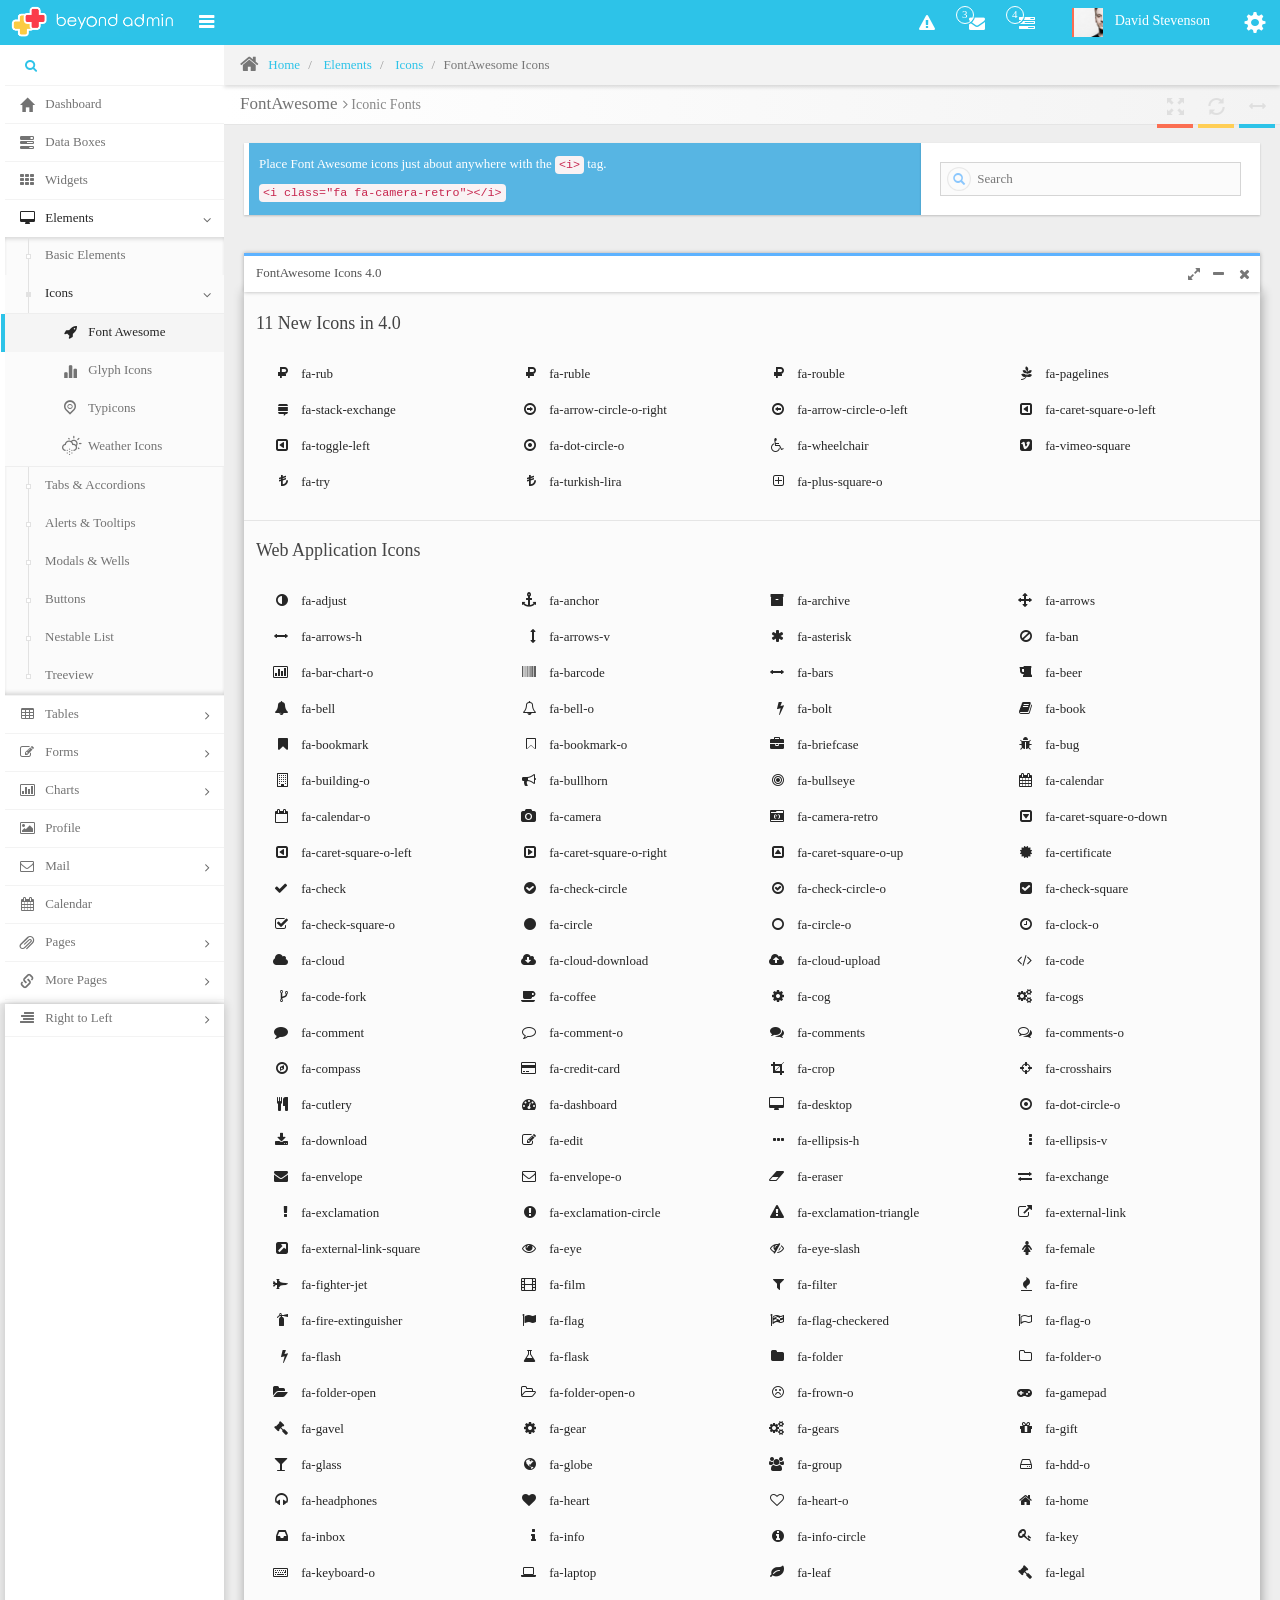
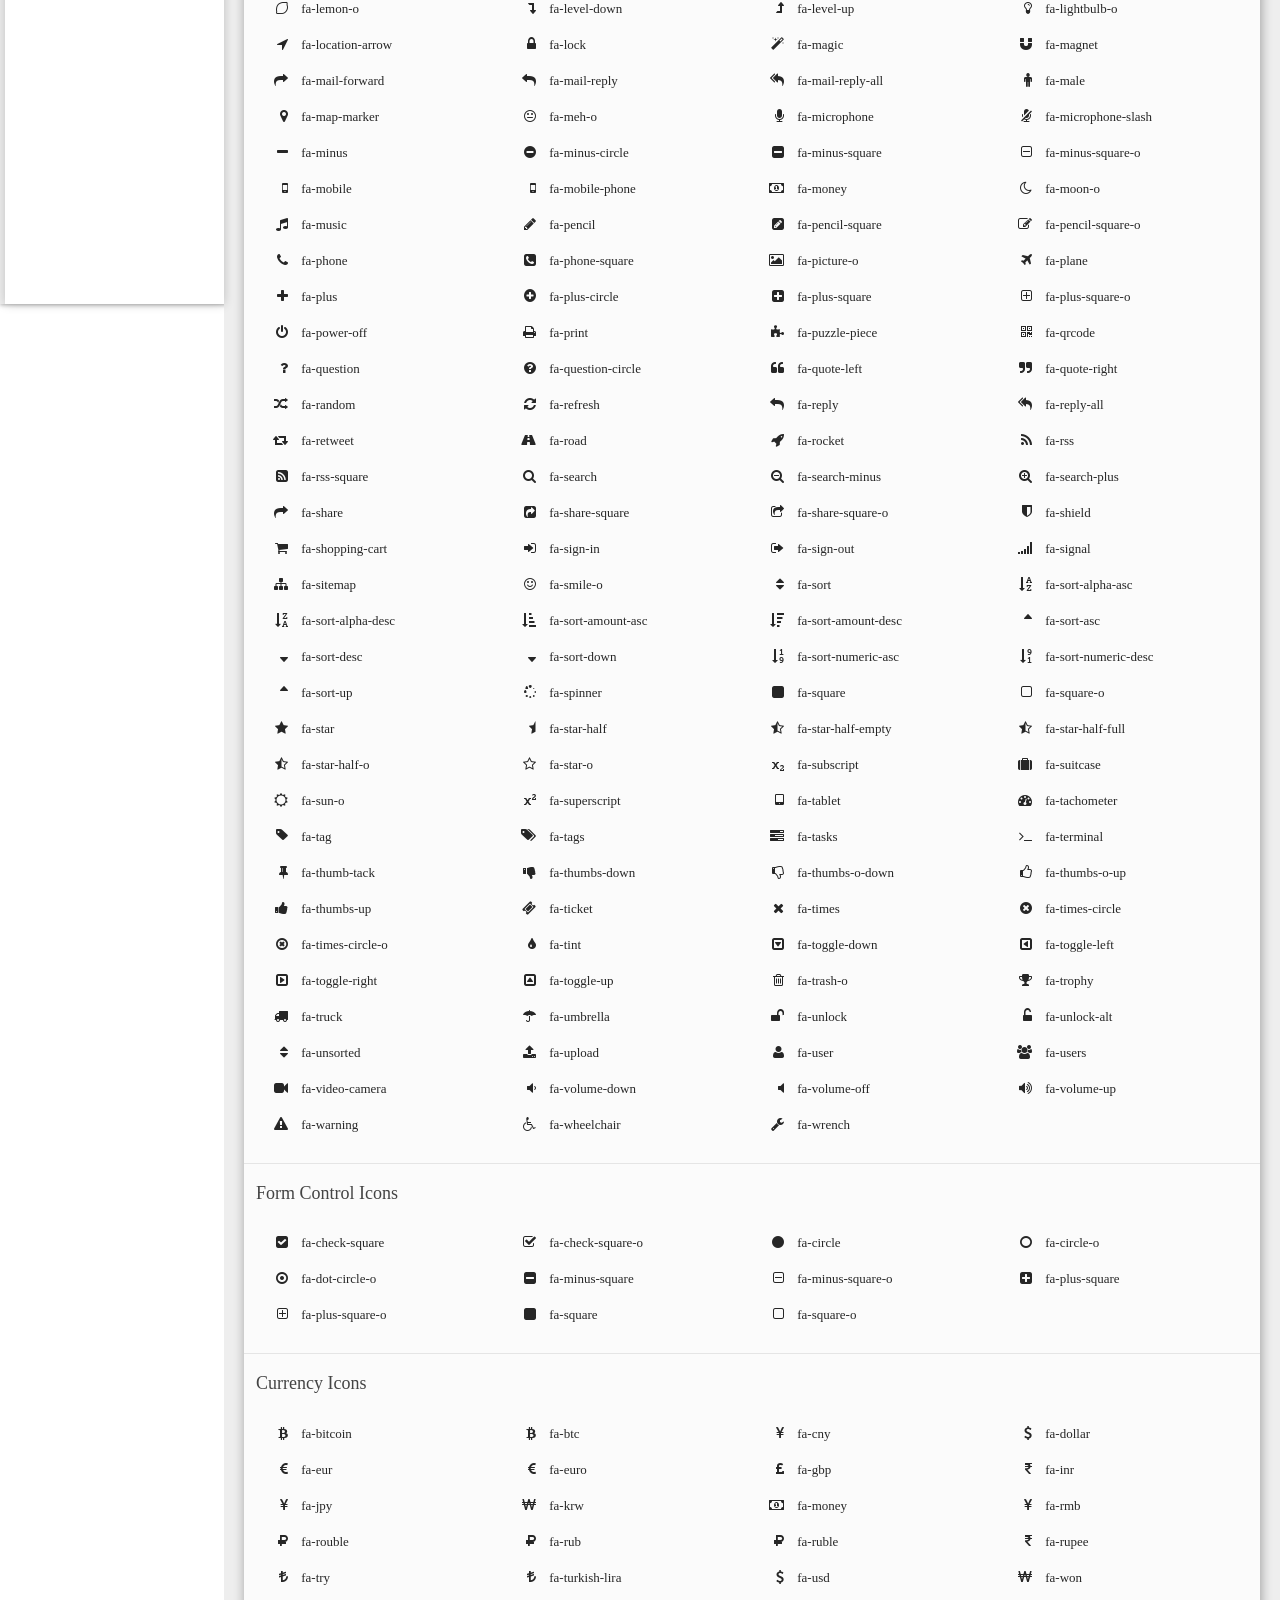
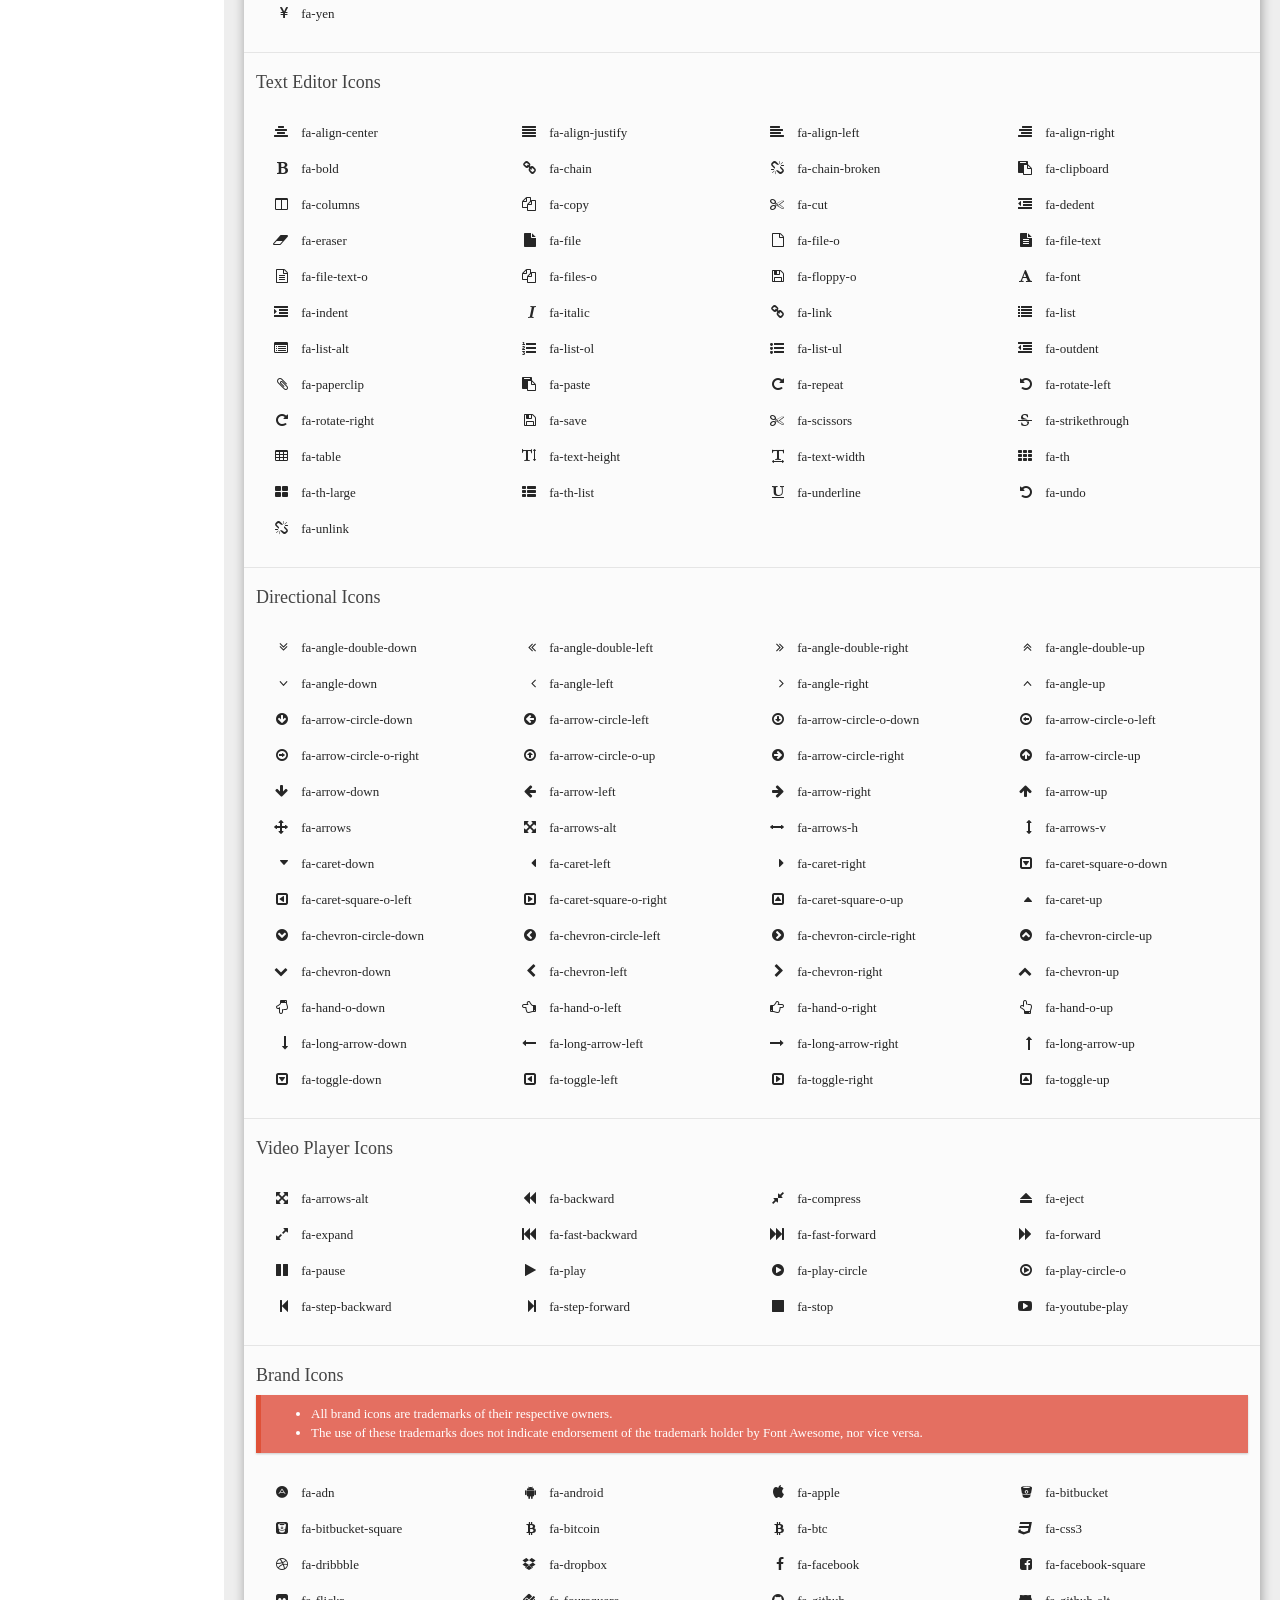
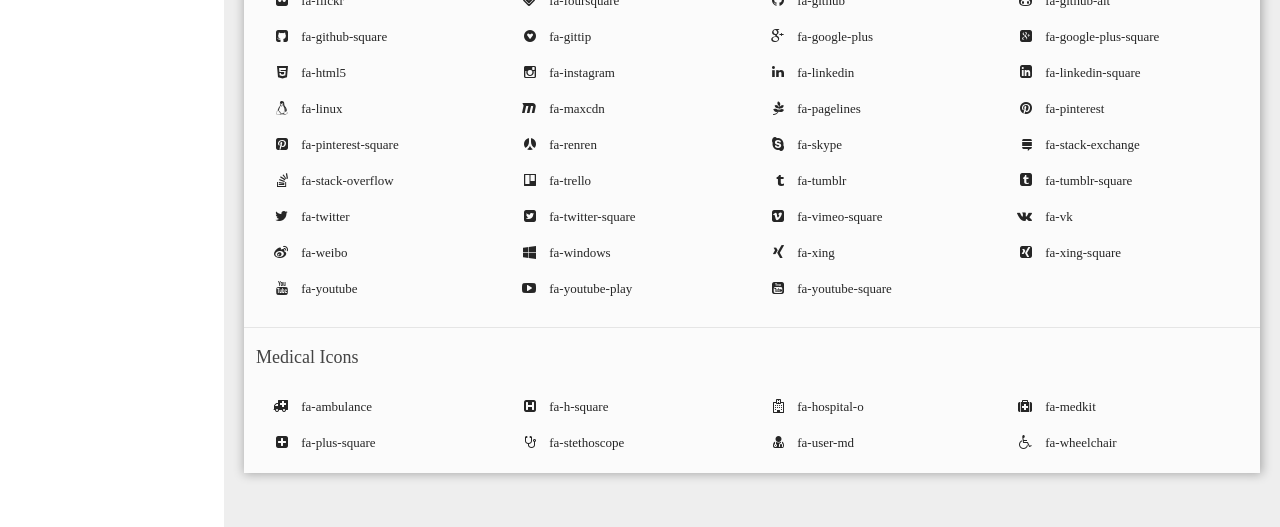
<file: frontend/views/layouts/BeyondAdmin/font-awesome.html>
﻿<!DOCTYPE html>
<!--
BeyondAdmin - Responsive Admin Dashboard Template build with Twitter Bootstrap 3.2.0
Version: 1.0.0
Purchase: http://wrapbootstrap.com
-->

<html xmlns="http://www.w3.org/1999/xhtml">
<!-- Head -->
<head>
    <meta charset="utf-8" />
    <title>Font Awesome</title>

    <meta name="description" content="FontAwesome Icons" />
    <meta name="viewport" content="width=device-width, initial-scale=1.0" />
    <meta http-equiv="Content-Type" content="text/html; charset=utf-8" />
    <link rel="shortcut icon" href="assets/img/favicon.png" type="image/x-icon">

    <!--Basic Styles-->
    <link href="assets/css/bootstrap.min.css" rel="stylesheet" />
    <link id="bootstrap-rtl-link" href="" rel="stylesheet" />
    <link href="assets/css/font-awesome.min.css" rel="stylesheet" />
    <link href="assets/css/weather-icons.min.css" rel="stylesheet" />

    <!--Fonts-->
    <!-- <link href="http://fonts.useso.com/css?family=Open+Sans:300italic,400italic,600italic,700italic,400,600,700,300" rel="stylesheet" type="text/css"> -->

    <!--Beyond styles-->
    <link id="beyond-link" href="assets/css/beyond.min.css" rel="stylesheet" />
    <link href="assets/css/demo.min.css" rel="stylesheet" />
    <link href="assets/css/typicons.min.css" rel="stylesheet" />
    <link href="assets/css/animate.min.css" rel="stylesheet" />
    <link id="skin-link" href="" rel="stylesheet" type="text/css" />

    <!--Skin Script: Place this script in head to load scripts for skins and rtl support-->
    <script src="assets/js/skins.min.js"></script>
</head>
<!-- /Head -->
<!-- Body -->
<body>
    <!-- Loading Container -->
    <div class="loading-container">
        <div class="loading-progress">
            <div class="rotator">
                <div class="rotator">
                    <div class="rotator colored">
                        <div class="rotator">
                            <div class="rotator colored">
                                <div class="rotator colored"></div>
                                <div class="rotator"></div>
                            </div>
                            <div class="rotator colored"></div>
                        </div>
                        <div class="rotator"></div>
                    </div>
                    <div class="rotator"></div>
                </div>
                <div class="rotator"></div>
            </div>
            <div class="rotator"></div>
        </div>
    </div>
    <!--  /Loading Container -->
    <!-- Navbar -->
    <div class="navbar">
        <div class="navbar-inner">
            <div class="navbar-container">
                <!-- Navbar Barnd -->
                <div class="navbar-header pull-left">
                    <a href="#" class="navbar-brand">
                        <small>
                            <img src="assets/img/logo.png" alt="" />
                        </small>
                    </a>
                </div>
                <!-- /Navbar Barnd -->
                <!-- Sidebar Collapse -->
                <div class="sidebar-collapse" id="sidebar-collapse">
                    <i class="collapse-icon fa fa-bars"></i>
                </div>
                <!-- /Sidebar Collapse -->
                <!-- Account Area and Settings --->
                <div class="navbar-header pull-right">
                    <div class="navbar-account">
                        <ul class="account-area">
                            <li>
                                <a class=" dropdown-toggle" data-toggle="dropdown" title="Help" href="#">
                                    <i class="icon fa fa-warning"></i>
                                </a>
                                <!--Notification Dropdown-->
                                <ul class="pull-right dropdown-menu dropdown-arrow dropdown-notifications">
                                    <li>
                                        <a href="#">
                                            <div class="clearfix">
                                                <div class="notification-icon">
                                                    <i class="fa fa-phone bg-themeprimary white"></i>
                                                </div>
                                                <div class="notification-body">
                                                    <span class="title">Skype meeting with Patty</span>
                                                    <span class="description">01:00 pm</span>
                                                </div>
                                                <div class="notification-extra">
                                                    <i class="fa fa-clock-o themeprimary"></i>
                                                    <span class="description">office</span>
                                                </div>
                                            </div>
                                        </a>
                                    </li>
                                    <li>
                                        <a href="#">
                                            <div class="clearfix">
                                                <div class="notification-icon">
                                                    <i class="fa fa-check bg-darkorange white"></i>
                                                </div>
                                                <div class="notification-body">
                                                    <span class="title">Uncharted break</span>
                                                    <span class="description">03:30 pm - 05:15 pm</span>
                                                </div>
                                                <div class="notification-extra">
                                                    <i class="fa fa-clock-o darkorange"></i>
                                                </div>
                                            </div>
                                        </a>
                                    </li>
                                    <li>
                                        <a href="#">
                                            <div class="clearfix">
                                                <div class="notification-icon">
                                                    <i class="fa fa-gift bg-warning white"></i>
                                                </div>
                                                <div class="notification-body">
                                                    <span class="title">Kate birthday party</span>
                                                    <span class="description">08:30 pm</span>
                                                </div>
                                                <div class="notification-extra">
                                                    <i class="fa fa-calendar warning"></i>
                                                    <i class="fa fa-clock-o warning"></i>
                                                    <span class="description">at home</span>
                                                </div>
                                            </div>
                                        </a>
                                    </li>
                                    <li>
                                        <a href="#">
                                            <div class="clearfix">
                                                <div class="notification-icon">
                                                    <i class="fa fa-glass bg-success white"></i>
                                                </div>
                                                <div class="notification-body">
                                                    <span class="title">Dinner with friends</span>
                                                    <span class="description">10:30 pm</span>
                                                </div>
                                            </div>
                                        </a>
                                    </li>
                                    <li class="dropdown-footer ">
                                        <span>
                                            Today, March 28
                                        </span>
                                        <span class="pull-right">
                                            10°c
                                            <i class="wi wi-cloudy"></i>
                                        </span>
                                    </li>
                                </ul>
                                <!--/Notification Dropdown-->
                            </li>
                            <li>
                                <a class="wave in dropdown-toggle" data-toggle="dropdown" title="Help" href="#">
                                    <i class="icon fa fa-envelope"></i>
                                    <span class="badge">3</span>
                                </a>
                                <!--Messages Dropdown-->
                                <ul class="pull-right dropdown-menu dropdown-arrow dropdown-messages">
                                    <li>
                                        <a href="#">
                                            <img src="assets/img/avatars/divyia.jpg" class="message-avatar" alt="Divyia Austin">
                                            <div class="message">
                                                <span class="message-sender">
                                                    Divyia Austin
                                                </span>
                                                <span class="message-time">
                                                    2 minutes ago
                                                </span>
                                                <span class="message-subject">
                                                    Here's the recipe for apple pie
                                                </span>
                                                <span class="message-body">
                                                    to identify the sending application when the senders image is shown for the main icon
                                                </span>
                                            </div>
                                        </a>
                                    </li>
                                    <li>
                                        <a href="#">
                                            <img src="assets/img/avatars/bing.png" class="message-avatar" alt="Microsoft Bing">
                                            <div class="message">
                                                <span class="message-sender">
                                                    Bing.com
                                                </span>
                                                <span class="message-time">
                                                    Yesterday
                                                </span>
                                                <span class="message-subject">
                                                    Bing Newsletter: The January Issue‏
                                                </span>
                                                <span class="message-body">
                                                    Discover new music just in time for the Grammy® Awards.
                                                </span>
                                            </div>
                                        </a>
                                    </li>
                                    <li>
                                        <a href="#">
                                            <img src="assets/img/avatars/adam-jansen.jpg" class="message-avatar" alt="Divyia Austin">
                                            <div class="message">
                                                <span class="message-sender">
                                                    Nicolas
                                                </span>
                                                <span class="message-time">
                                                    Friday, September 22
                                                </span>
                                                <span class="message-subject">
                                                    New 4K Cameras
                                                </span>
                                                <span class="message-body">
                                                    The 4K revolution has come over the horizon and is reaching the general populous
                                                </span>
                                            </div>
                                        </a>
                                    </li>
                                </ul>
                                <!--/Messages Dropdown-->
                            </li>

                            <li>
                                <a class="dropdown-toggle" data-toggle="dropdown" title="Tasks" href="#">
                                    <i class="icon fa fa-tasks"></i>
                                    <span class="badge">4</span>
                                </a>
                                <!--Tasks Dropdown-->
                                <ul class="pull-right dropdown-menu dropdown-tasks dropdown-arrow ">
                                    <li class="dropdown-header bordered-darkorange">
                                        <i class="fa fa-tasks"></i>
                                        4 Tasks In Progress
                                    </li>

                                    <li>
                                        <a href="#">
                                            <div class="clearfix">
                                                <span class="pull-left">Account Creation</span>
                                                <span class="pull-right">65%</span>
                                            </div>

                                            <div class="progress progress-xs">
                                                <div style="width:65%" class="progress-bar"></div>
                                            </div>
                                        </a>
                                    </li>

                                    <li>
                                        <a href="#">
                                            <div class="clearfix">
                                                <span class="pull-left">Profile Data</span>
                                                <span class="pull-right">35%</span>
                                            </div>

                                            <div class="progress progress-xs">
                                                <div style="width:35%" class="progress-bar progress-bar-success"></div>
                                            </div>
                                        </a>
                                    </li>

                                    <li>
                                        <a href="#">
                                            <div class="clearfix">
                                                <span class="pull-left">Updating Resume</span>
                                                <span class="pull-right">75%</span>
                                            </div>

                                            <div class="progress progress-xs">
                                                <div style="width:75%" class="progress-bar progress-bar-darkorange"></div>
                                            </div>
                                        </a>
                                    </li>

                                    <li>
                                        <a href="#">
                                            <div class="clearfix">
                                                <span class="pull-left">Adding Contacts</span>
                                                <span class="pull-right">10%</span>
                                            </div>

                                            <div class="progress progress-xs">
                                                <div style="width:10%" class="progress-bar progress-bar-warning"></div>
                                            </div>
                                        </a>
                                    </li>

                                    <li class="dropdown-footer">
                                        <a href="#">
                                            See All Tasks
                                        </a>
                                        <button class="btn btn-xs btn-default shiny darkorange icon-only pull-right"><i class="fa fa-check"></i></button>
                                    </li>
                                </ul>
                                <!--/Tasks Dropdown-->
                            </li>
                            <li>
                                <a class="login-area dropdown-toggle" data-toggle="dropdown">
                                    <div class="avatar" title="View your public profile">
                                        <img src="assets/img/avatars/adam-jansen.jpg">
                                    </div>
                                    <section>
                                        <h2><span class="profile"><span>David Stevenson</span></span></h2>
                                    </section>
                                </a>
                                <!--Login Area Dropdown-->
                                <ul class="pull-right dropdown-menu dropdown-arrow dropdown-login-area">
                                    <li class="username"><a>David Stevenson</a></li>
                                    <li class="email"><a>David.Stevenson@live.com</a></li>
                                    <!--Avatar Area-->
                                    <li>
                                        <div class="avatar-area">
                                            <img src="assets/img/avatars/adam-jansen.jpg" class="avatar">
                                            <span class="caption">Change Photo</span>
                                        </div>
                                    </li>
                                    <!--Avatar Area-->
                                    <li class="edit">
                                        <a href="profile.html" class="pull-left">Profile</a>
                                        <a href="#" class="pull-right">Setting</a>
                                    </li>
                                    <!--Theme Selector Area-->
                                    <li class="theme-area">
                                        <ul class="colorpicker" id="skin-changer">
                                            <li><a class="colorpick-btn" href="#" style="background-color:#5DB2FF;" rel="assets/css/skins/blue.min.css"></a></li>
                                            <li><a class="colorpick-btn" href="#" style="background-color:#2dc3e8;" rel="assets/css/skins/azure.min.css"></a></li>
                                            <li><a class="colorpick-btn" href="#" style="background-color:#03B3B2;" rel="assets/css/skins/teal.min.css"></a></li>
                                            <li><a class="colorpick-btn" href="#" style="background-color:#53a93f;" rel="assets/css/skins/green.min.css"></a></li>
                                            <li><a class="colorpick-btn" href="#" style="background-color:#FF8F32;" rel="assets/css/skins/orange.min.css"></a></li>
                                            <li><a class="colorpick-btn" href="#" style="background-color:#cc324b;" rel="assets/css/skins/pink.min.css"></a></li>
                                            <li><a class="colorpick-btn" href="#" style="background-color:#AC193D;" rel="assets/css/skins/darkred.min.css"></a></li>
                                            <li><a class="colorpick-btn" href="#" style="background-color:#8C0095;" rel="assets/css/skins/purple.min.css"></a></li>
                                            <li><a class="colorpick-btn" href="#" style="background-color:#0072C6;" rel="assets/css/skins/darkblue.min.css"></a></li>
                                            <li><a class="colorpick-btn" href="#" style="background-color:#585858;" rel="assets/css/skins/gray.min.css"></a></li>
                                            <li><a class="colorpick-btn" href="#" style="background-color:#474544;" rel="assets/css/skins/black.min.css"></a></li>
                                            <li><a class="colorpick-btn" href="#" style="background-color:#001940;" rel="assets/css/skins/deepblue.min.css"></a></li>
                                        </ul>
                                    </li>
                                    <!--/Theme Selector Area-->
                                    <li class="dropdown-footer">
                                        <a href="login.html">
                                            Sign out
                                        </a>
                                    </li>
                                </ul>
                                <!--/Login Area Dropdown-->
                            </li>
                            <!-- /Account Area -->
                            <!--Note: notice that setting div must start right after account area list.
                            no space must be between these elements-->
                            <!-- Settings -->
                        </ul><div class="setting">
                            <a id="btn-setting" title="Setting" href="#">
                                <i class="icon glyphicon glyphicon-cog"></i>
                            </a>
                        </div><div class="setting-container">
                            <label>
                                <input type="checkbox" id="checkbox_fixednavbar">
                                <span class="text">Fixed Navbar</span>
                            </label>
                            <label>
                                <input type="checkbox" id="checkbox_fixedsidebar">
                                <span class="text">Fixed SideBar</span>
                            </label>
                            <label>
                                <input type="checkbox" id="checkbox_fixedbreadcrumbs">
                                <span class="text">Fixed BreadCrumbs</span>
                            </label>
                            <label>
                                <input type="checkbox" id="checkbox_fixedheader">
                                <span class="text">Fixed Header</span>
                            </label>
                        </div>
                        <!-- Settings -->
                    </div>
                </div>
                <!-- /Account Area and Settings -->
            </div>
        </div>
    </div>
    <!-- /Navbar -->
    <!-- Main Container -->
    <div class="main-container container-fluid">
        <!-- Page Container -->
        <div class="page-container">
            <!-- Page Sidebar -->
            <div class="page-sidebar" id="sidebar">
                <!-- Page Sidebar Header-->
                <div class="sidebar-header-wrapper">
                    <input type="text" class="searchinput" />
                    <i class="searchicon fa fa-search"></i>
                    <div class="searchhelper">Search Reports, Charts, Emails or Notifications</div>
                </div>
                <!-- /Page Sidebar Header -->
                <!-- Sidebar Menu -->
                <ul class="nav sidebar-menu">
                    <!--Dashboard-->
                    <li>
                        <a href="index.html">
                            <i class="menu-icon glyphicon glyphicon-home"></i>
                            <span class="menu-text"> Dashboard </span>
                        </a>
                    </li>
                    <!--Databoxes-->
                    <li>
                        <a href="databoxes.html">
                            <i class="menu-icon glyphicon glyphicon-tasks"></i>
                            <span class="menu-text"> Data Boxes </span>
                        </a>
                    </li>
                    <!--Widgets-->
                    <li>
                        <a href="widgets.html">
                            <i class="menu-icon fa fa-th"></i>
                            <span class="menu-text"> Widgets </span>
                        </a>
                    </li>
                    <!--UI Elements-->
                    <li class="active open">
                        <a href="#" class="menu-dropdown">
                            <i class="menu-icon fa fa-desktop"></i>
                            <span class="menu-text"> Elements </span>

                            <i class="menu-expand"></i>
                        </a>

                        <ul class="submenu">
                            <li>
                                <a href="elements.html">
                                    <span class="menu-text">Basic Elements</span>
                                </a>
                            </li>
                            <li class="active open">
                                <a href="#" class="menu-dropdown">
                                    <span class="menu-text">
                                        Icons
                                    </span>
                                    <i class="menu-expand"></i>
                                </a>

                                <ul class="submenu">
                                    <li class="active">
                                        <a href="font-awesome.html">
                                            <i class="menu-icon fa fa-rocket"></i>
                                            <span class="menu-text">Font Awesome</span>
                                        </a>
                                    </li>
                                    <li>
                                        <a href="glyph-icons.html">
                                            <i class="menu-icon glyphicon glyphicon-stats"></i>
                                            <span class="menu-text">Glyph Icons</span>
                                        </a>
                                    </li>
                                    <li>
                                        <a href="typicon.html">
                                            <i class="menu-icon typcn typcn-location-outline"></i>
                                            <span class="menu-text"> Typicons</span>
                                        </a>
                                    </li>
                                    <li>
                                        <a href="weather-icons.html">
                                            <i class="menu-icon wi-day-snow"></i>
                                            <span class="menu-text">Weather Icons</span>
                                        </a>
                                    </li>
                                </ul>
                            </li>
                            <li>
                                <a href="tabs.html">
                                    <span class="menu-text">Tabs & Accordions</span>
                                </a>
                            </li>
                            <li>
                                <a href="alerts.html">
                                    <span class="menu-text">Alerts & Tooltips</span>
                                </a>
                            </li>
                            <li>
                                <a href="modals.html">
                                    <span class="menu-text">Modals & Wells</span>
                                </a>
                            </li>
                            <li>
                                <a href="buttons.html">
                                    <span class="menu-text">Buttons</span>
                                </a>
                            </li>
                            <li>
                                <a href="nestable-list.html">
                                    <span class="menu-text"> Nestable List</span>
                                </a>
                            </li>
                            <li>
                                <a href="treeview.html">
                                    <span class="menu-text">Treeview</span>
                                </a>
                            </li>
                        </ul>
                    </li>
                    <!--Tables-->
                    <li>
                        <a href="#" class="menu-dropdown">
                            <i class="menu-icon fa fa-table"></i>
                            <span class="menu-text"> Tables </span>

                            <i class="menu-expand"></i>
                        </a>

                        <ul class="submenu">
                            <li>
                                <a href="tables-simple.html">
                                    <span class="menu-text">Simple & Responsive</span>
                                </a>
                            </li>
                            <li>
                                <a href="tables-data.html">
                                    <span class="menu-text">Data Tables</span>
                                </a>
                            </li>
                        </ul>
                    </li>
                    <!--Forms-->
                    <li>
                        <a href="#" class="menu-dropdown">
                            <i class="menu-icon fa fa-pencil-square-o"></i>
                            <span class="menu-text"> Forms </span>

                            <i class="menu-expand"></i>
                        </a>

                        <ul class="submenu">
                            <li>
                                <a href="form-layouts.html">
                                    <span class="menu-text">Form Layouts</span>
                                </a>
                            </li>

                            <li>
                                <a href="form-inputs.html">
                                    <span class="menu-text">Form Inputs</span>
                                </a>
                            </li>

                            <li>
                                <a href="form-pickers.html">
                                    <span class="menu-text">Data Pickers</span>
                                </a>
                            </li>
                            <li>
                                <a href="form-wizard.html">
                                    <span class="menu-text">Wizard</span>
                                </a>
                            </li>
                            <li>
                                <a href="form-validation.html">
                                    <span class="menu-text">Validation</span>
                                </a>
                            </li>
                            <li>
                                <a href="form-editors.html">
                                    <span class="menu-text">Editors</span>
                                </a>
                            </li>
                        </ul>
                    </li>
                    <!--Charts-->
                    <li>
                        <a href="#" class="menu-dropdown">
                            <i class="menu-icon fa fa-bar-chart-o"></i>
                            <span class="menu-text"> Charts </span>

                            <i class="menu-expand"></i>
                        </a>

                        <ul class="submenu">
                            <li>
                                <a href="flot.html">
                                    <span class="menu-text">Flot Charts</span>
                                </a>
                            </li>

                            <li>
                                <a href="morris.html">
                                    <span class="menu-text"> Morris Charts</span>
                                </a>
                            </li>
                            <li>
                                <a href="sparkline.html">
                                    <span class="menu-text">Sparkline Charts</span>
                                </a>
                            </li>
                            <li>
                                <a href="easypiecharts.html">
                                    <span class="menu-text">Easy Pie Charts</span>
                                </a>
                            </li>
                            <li>
                                <a href="chartjs.html">
                                    <span class="menu-text"> ChartJS</span>
                                </a>
                            </li>
                        </ul>
                    </li>
                    <!--Profile-->
                    <li>
                        <a href="profile.html">
                            <i class="menu-icon fa fa-picture-o"></i>
                            <span class="menu-text">Profile</span>
                        </a>
                    </li>
                    <!--Mail-->
                    <li>
                        <a href="#" class="menu-dropdown">
                            <i class="menu-icon fa fa-envelope-o"></i>
                            <span class="menu-text"> Mail </span>

                            <i class="menu-expand"></i>
                        </a>

                        <ul class="submenu">
                            <li>
                                <a href="inbox.html">
                                    <span class="menu-text">Inbox</span>
                                </a>
                            </li>

                            <li>
                                <a href="message-view.html">
                                    <span class="menu-text">View Message</span>
                                </a>
                            </li>
                            <li>
                                <a href="message-compose.html">
                                    <span class="menu-text">Compose Message</span>
                                </a>
                            </li>
                        </ul>
                    </li>
                    <!--Calendar-->
                    <li>
                        <a href="calendar.html">
                            <i class="menu-icon fa fa-calendar"></i>
                            <span class="menu-text">
                                Calendar
                            </span>
                        </a>
                    </li>
                    <!--Pages-->
                    <li>
                        <a href="#" class="menu-dropdown">
                            <i class="menu-icon glyphicon glyphicon-paperclip"></i>
                            <span class="menu-text"> Pages </span>

                            <i class="menu-expand"></i>
                        </a>
                        <ul class="submenu">
                            <li>
                                <a href="timeline.html">
                                    <span class="menu-text">Timeline</span>
                                </a>
                            </li>
                            <li>
                                <a href="pricing.html">
                                    <span class="menu-text">Pricing Tables</span>
                                </a>
                            </li>

                            <li>
                                <a href="invoice.html">
                                    <span class="menu-text">Invoice</span>
                                </a>
                            </li>

                            <li>
                                <a href="login.html">
                                    <span class="menu-text">Login</span>
                                </a>
                            </li>
                            <li>
                                <a href="register.html">
                                    <span class="menu-text">Register</span>
                                </a>
                            </li>
                            <li>
                                <a href="lock.html">
                                    <span class="menu-text">Lock Screen</span>
                                </a>
                            </li>
                            <li>
                                <a href="typography.html">
                                    <span class="menu-text"> Typography </span>
                                </a>
                            </li>
                        </ul>
                    </li>
                    <!--More Pages-->
                    <li>
                        <a href="#" class="menu-dropdown">
                            <i class="menu-icon glyphicon glyphicon-link"></i>

                            <span class="menu-text">
                                More Pages
                            </span>

                            <i class="menu-expand"></i>
                        </a>

                        <ul class="submenu">
                            <li>
                                <a href="error-404.html">
                                    <span class="menu-text">Error 404</span>
                                </a>
                            </li>

                            <li>
                                <a href="error-500.html">
                                    <span class="menu-text"> Error 500</span>
                                </a>
                            </li>
                            <li>
                                <a href="blank.html">
                                    <span class="menu-text">Blank Page</span>
                                </a>
                            </li>
                            <li>
                                <a href="grid.html">
                                    <span class="menu-text"> Grid</span>
                                </a>
                            </li>
                            <li>
                                <a href="#" class="menu-dropdown">
                                    <span class="menu-text">
                                        Multi Level Menu
                                    </span>
                                    <i class="menu-expand"></i>
                                </a>

                                <ul class="submenu">
                                    <li>
                                        <a href="#">
                                            <i class="menu-icon fa fa-camera"></i>
                                            <span class="menu-text">Level 3</span>
                                        </a>
                                    </li>

                                    <li>
                                        <a href="#" class="menu-dropdown">
                                            <i class="menu-icon fa fa-asterisk"></i>

                                            <span class="menu-text">
                                                Level 4
                                            </span>
                                            <i class="menu-expand"></i>
                                        </a>

                                        <ul class="submenu">
                                            <li>
                                                <a href="#">
                                                    <i class="menu-icon fa fa-bolt"></i>
                                                    <span class="menu-text">Some Item</span>
                                                </a>
                                            </li>

                                            <li>
                                                <a href="#">
                                                    <i class="menu-icon fa fa-bug"></i>
                                                    <span class="menu-text">Another Item</span>
                                                </a>
                                            </li>
                                        </ul>
                                    </li>
                                </ul>
                            </li>
                        </ul>
                    </li>
                    <!--Right to Left-->
                    <li>
                        <a href="#" class="menu-dropdown">
                            <i class="menu-icon fa fa-align-right"></i>
                            <span class="menu-text"> Right to Left </span>

                            <i class="menu-expand"></i>
                        </a>
                        <ul class="submenu">
                            <li>
                                <a>
                                    <span class="menu-text">RTL</span>
                                    <label class="pull-right margin-top-10">
                                        <input id="rtl-changer" class="checkbox-slider slider-icon colored-primary" type="checkbox">
                                        <span class="text"></span>
                                    </label>
                                </a>
                            </li>
                            <li>
                                <a href="index-rtl-ar.html">
                                    <span class="menu-text">Arabic Layout</span>
                                </a>
                            </li>

                            <li>
                                <a href="index-rtl-fa.html">
                                    <span class="menu-text">Persian Layout</span>
                                </a>
                            </li>
                        </ul>
                    </li>
                </ul>
                <!-- /Sidebar Menu -->
            </div>
            <!-- /Page Sidebar -->
            <!-- Page Content -->
            <div class="page-content">
                <!-- Page Breadcrumb -->
                <div class="page-breadcrumbs">
                    <ul class="breadcrumb">
                        <li>
                            <i class="fa fa-home"></i>
                            <a href="#">Home</a>
                        </li>
                        <li>
                            <a href="#">Elements</a>
                        </li>
                        <li>
                            <a href="#">Icons</a>
                        </li>
                        <li class="active">FontAwesome Icons</li>
                    </ul>
                </div>
                <!-- /Page Breadcrumb -->
                <!-- Page Header -->
                <div class="page-header position-relative">
                    <div class="header-title">
                        <h1>
                            FontAwesome
                            <small>
                                <i class="fa fa-angle-right"></i>
                                Iconic Fonts
                            </small>
                        </h1>
                    </div>
                    <!--Header Buttons-->
                    <div class="header-buttons">
                        <a class="sidebar-toggler" href="#">
                            <i class="fa fa-arrows-h"></i>
                        </a>
                        <a class="refresh" id="refresh-toggler" href="">
                            <i class="glyphicon glyphicon-refresh"></i>
                        </a>
                        <a class="fullscreen" id="fullscreen-toggler" href="#">
                            <i class="glyphicon glyphicon-fullscreen"></i>
                        </a>
                    </div>
                    <!--Header Buttons End-->
                </div>
                <!-- /Page Header -->
                <!-- Page Body -->
                <div class="page-body">
                    <div class="row searchhelpbar">
                        <div class="col-sm-8 help-box">
                            <div class="alert alert-info alert-radius-bordered alert-shadowed">
                                <p>Place Font Awesome icons just about anywhere with the <code>&lt;i&gt;</code> tag.</p>
                                <p>
                                    <code>
                                        <span class="nt">&lt;i</span>
                                        <span class="na">class=</span><span class="s">"fa fa-camera-retro"</span><span class="nt">&gt;&lt;/i&gt;</span>

                                    </code>
                                </p>
                            </div>
                        </div>
                        <div class="col-sm-4 search-box">
                            <div>
                                <span class="input-icon">
                                    <input type="text" class="form-control" id="fontawsome-search" placeholder="Search">
                                    <i class="glyphicon glyphicon-search circular blue"></i>
                                </span>
                            </div>
                        </div>
                    </div>
                    <div class="horizontal-space space-sm"></div>
                    <!--Row-->
                    <div class="row">
                        <div class="col-sm-12">
                            <div class="widget">
                                <div class="widget-header bordered-top bordered-blue">
                                    <span class="widget-caption">FontAwesome Icons 4.0</span>
                                    <div class="widget-buttons">
                                        <a href="#" data-toggle="maximize">
                                            <i class="fa fa-expand"></i>
                                        </a>
                                        <a href="#" data-toggle="collapse">
                                            <i class="fa fa-minus"></i>
                                        </a>
                                        <a href="#" data-toggle="dispose">
                                            <i class="fa fa-times"></i>
                                        </a>
                                    </div>
                                </div>
                                <div class="widget-body">
                                    <div id="fontawesome-container">
                                        <section id="new">
                                            <h4>11 New Icons in 4.0</h4>
                                            <div class="row fontawesome-icon-list">
                                                <div class="fa-hover col-md-3 col-sm-4"><i class="fa fa-rub"></i> fa-rub</div>
                                                <div class="fa-hover col-md-3 col-sm-4"><i class="fa fa-ruble"></i> fa-ruble </div>                    <div class="fa-hover col-md-3 col-sm-4"><i class="fa fa-rouble"></i> fa-rouble </div>                    <div class="fa-hover col-md-3 col-sm-4"><i class="fa fa-pagelines"></i> fa-pagelines</div>                    <div class="fa-hover col-md-3 col-sm-4"><i class="fa fa-stack-exchange"></i> fa-stack-exchange</div>                    <div class="fa-hover col-md-3 col-sm-4"><i class="fa fa-arrow-circle-o-right"></i> fa-arrow-circle-o-right</div>
                                                <div class="fa-hover col-md-3 col-sm-4"><i class="fa fa-arrow-circle-o-left"></i> fa-arrow-circle-o-left</div>
                                                <div class="fa-hover col-md-3 col-sm-4"><i class="fa fa-caret-square-o-left"></i> fa-caret-square-o-left</div>
                                                <div class="fa-hover col-md-3 col-sm-4"><i class="fa fa-toggle-left"></i> fa-toggle-left </div>
                                                <div class="fa-hover col-md-3 col-sm-4"><i class="fa fa-dot-circle-o"></i> fa-dot-circle-o</div>
                                                <div class="fa-hover col-md-3 col-sm-4"><i class="fa fa-wheelchair"></i> fa-wheelchair</div>
                                                <div class="fa-hover col-md-3 col-sm-4"><i class="fa fa-vimeo-square"></i> fa-vimeo-square</div>
                                                <div class="fa-hover col-md-3 col-sm-4"><i class="fa fa-try"></i> fa-try</div>
                                                <div class="fa-hover col-md-3 col-sm-4"><i class="fa fa-turkish-lira"></i> fa-turkish-lira </div>
                                                <div class="fa-hover col-md-3 col-sm-4"><i class="fa fa-plus-square-o"></i> fa-plus-square-o</div>
                                            </div>
                                            <hr class="wide" />
                                        </section>

                                        <section id="web-application">
                                            <h4>Web Application Icons</h4>
                                            <div class="row fontawesome-icon-list">
                                                <div class="fa-hover col-md-3 col-sm-4"><i class="fa fa-adjust"></i> fa-adjust</div>
                                                <div class="fa-hover col-md-3 col-sm-4"><i class="fa fa-anchor"></i> fa-anchor</div>
                                                <div class="fa-hover col-md-3 col-sm-4"><i class="fa fa-archive"></i> fa-archive</div>
                                                <div class="fa-hover col-md-3 col-sm-4"><i class="fa fa-arrows"></i> fa-arrows</div>
                                                <div class="fa-hover col-md-3 col-sm-4"><i class="fa fa-arrows-h"></i> fa-arrows-h</div>
                                                <div class="fa-hover col-md-3 col-sm-4"><i class="fa fa-arrows-v"></i> fa-arrows-v</div>
                                                <div class="fa-hover col-md-3 col-sm-4"><i class="fa fa-asterisk"></i> fa-asterisk</div>
                                                <div class="fa-hover col-md-3 col-sm-4"><i class="fa fa-ban"></i> fa-ban</div>
                                                <div class="fa-hover col-md-3 col-sm-4"><i class="fa fa-bar-chart-o"></i> fa-bar-chart-o</div>
                                                <div class="fa-hover col-md-3 col-sm-4"><i class="fa fa-barcode"></i> fa-barcode</div>
                                                <div class="fa-hover col-md-3 col-sm-4"><i class="fa fa-arrows-h"></i> fa-bars</div>
                                                <div class="fa-hover col-md-3 col-sm-4"><i class="fa fa-beer"></i> fa-beer</div>
                                                <div class="fa-hover col-md-3 col-sm-4"><i class="fa fa-bell"></i> fa-bell</div>
                                                <div class="fa-hover col-md-3 col-sm-4"><i class="fa fa-bell-o"></i> fa-bell-o</div>
                                                <div class="fa-hover col-md-3 col-sm-4"><i class="fa fa-bolt"></i> fa-bolt</div>
                                                <div class="fa-hover col-md-3 col-sm-4"><i class="fa fa-book"></i> fa-book</div>
                                                <div class="fa-hover col-md-3 col-sm-4"><i class="fa fa-bookmark"></i> fa-bookmark</div>
                                                <div class="fa-hover col-md-3 col-sm-4"><i class="fa fa-bookmark-o"></i> fa-bookmark-o</div>
                                                <div class="fa-hover col-md-3 col-sm-4"><i class="fa fa-briefcase"></i> fa-briefcase</div>
                                                <div class="fa-hover col-md-3 col-sm-4"><i class="fa fa-bug"></i> fa-bug</div>
                                                <div class="fa-hover col-md-3 col-sm-4"><i class="fa fa-building-o"></i> fa-building-o</div>
                                                <div class="fa-hover col-md-3 col-sm-4"><i class="fa fa-bullhorn"></i> fa-bullhorn</div>
                                                <div class="fa-hover col-md-3 col-sm-4"><i class="fa fa-bullseye"></i> fa-bullseye</div>
                                                <div class="fa-hover col-md-3 col-sm-4"><i class="fa fa-calendar"></i> fa-calendar</div>
                                                <div class="fa-hover col-md-3 col-sm-4"><i class="fa fa-calendar-o"></i> fa-calendar-o</div>
                                                <div class="fa-hover col-md-3 col-sm-4"><i class="fa fa-camera"></i> fa-camera</div>
                                                <div class="fa-hover col-md-3 col-sm-4"><i class="fa fa-camera-retro"></i> fa-camera-retro</div>
                                                <div class="fa-hover col-md-3 col-sm-4"><i class="fa fa-caret-square-o-down"></i> fa-caret-square-o-down</div>
                                                <div class="fa-hover col-md-3 col-sm-4"><i class="fa fa-caret-square-o-left"></i> fa-caret-square-o-left</div>
                                                <div class="fa-hover col-md-3 col-sm-4"><i class="fa fa-caret-square-o-right"></i> fa-caret-square-o-right</div>
                                                <div class="fa-hover col-md-3 col-sm-4"><i class="fa fa-caret-square-o-up"></i> fa-caret-square-o-up</div>
                                                <div class="fa-hover col-md-3 col-sm-4"><i class="fa fa-certificate"></i> fa-certificate</div>
                                                <div class="fa-hover col-md-3 col-sm-4"><i class="fa fa-check"></i> fa-check</div>
                                                <div class="fa-hover col-md-3 col-sm-4"><i class="fa fa-check-circle"></i> fa-check-circle</div>
                                                <div class="fa-hover col-md-3 col-sm-4"><i class="fa fa-check-circle-o"></i> fa-check-circle-o</div>
                                                <div class="fa-hover col-md-3 col-sm-4"><i class="fa fa-check-square"></i> fa-check-square</div>
                                                <div class="fa-hover col-md-3 col-sm-4"><i class="fa fa-check-square-o"></i> fa-check-square-o</div>
                                                <div class="fa-hover col-md-3 col-sm-4"><i class="fa fa-circle"></i> fa-circle</div>
                                                <div class="fa-hover col-md-3 col-sm-4"><i class="fa fa-circle-o"></i> fa-circle-o</div>
                                                <div class="fa-hover col-md-3 col-sm-4"><i class="fa fa-clock-o"></i> fa-clock-o</div>
                                                <div class="fa-hover col-md-3 col-sm-4"><i class="fa fa-cloud"></i> fa-cloud</div>
                                                <div class="fa-hover col-md-3 col-sm-4"><i class="fa fa-cloud-download"></i> fa-cloud-download</div>
                                                <div class="fa-hover col-md-3 col-sm-4"><i class="fa fa-cloud-upload"></i> fa-cloud-upload</div>
                                                <div class="fa-hover col-md-3 col-sm-4"><i class="fa fa-code"></i> fa-code</div>
                                                <div class="fa-hover col-md-3 col-sm-4"><i class="fa fa-code-fork"></i> fa-code-fork</div>
                                                <div class="fa-hover col-md-3 col-sm-4"><i class="fa fa-coffee"></i> fa-coffee</div>
                                                <div class="fa-hover col-md-3 col-sm-4"><i class="fa fa-cog"></i> fa-cog</div>
                                                <div class="fa-hover col-md-3 col-sm-4"><i class="fa fa-cogs"></i> fa-cogs</div>
                                                <div class="fa-hover col-md-3 col-sm-4"><i class="fa fa-comment"></i> fa-comment</div>
                                                <div class="fa-hover col-md-3 col-sm-4"><i class="fa fa-comment-o"></i> fa-comment-o</div>
                                                <div class="fa-hover col-md-3 col-sm-4"><i class="fa fa-comments"></i> fa-comments</div>
                                                <div class="fa-hover col-md-3 col-sm-4"><i class="fa fa-comments-o"></i> fa-comments-o</div>
                                                <div class="fa-hover col-md-3 col-sm-4"><i class="fa fa-compass"></i> fa-compass</div>
                                                <div class="fa-hover col-md-3 col-sm-4"><i class="fa fa-credit-card"></i> fa-credit-card</div>
                                                <div class="fa-hover col-md-3 col-sm-4"><i class="fa fa-crop"></i> fa-crop</div>
                                                <div class="fa-hover col-md-3 col-sm-4"><i class="fa fa-crosshairs"></i> fa-crosshairs</div>
                                                <div class="fa-hover col-md-3 col-sm-4"><i class="fa fa-cutlery"></i> fa-cutlery</div>
                                                <div class="fa-hover col-md-3 col-sm-4"><i class="fa fa-dashboard"></i> fa-dashboard </div>
                                                <div class="fa-hover col-md-3 col-sm-4"><i class="fa fa-desktop"></i> fa-desktop</div>
                                                <div class="fa-hover col-md-3 col-sm-4"><i class="fa fa-dot-circle-o"></i> fa-dot-circle-o</div>
                                                <div class="fa-hover col-md-3 col-sm-4"><i class="fa fa-download"></i> fa-download</div>
                                                <div class="fa-hover col-md-3 col-sm-4"><i class="fa fa-edit"></i> fa-edit </div>
                                                <div class="fa-hover col-md-3 col-sm-4"><i class="fa fa-ellipsis-h"></i> fa-ellipsis-h</div>
                                                <div class="fa-hover col-md-3 col-sm-4"><i class="fa fa-ellipsis-v"></i> fa-ellipsis-v</div>
                                                <div class="fa-hover col-md-3 col-sm-4"><i class="fa fa-envelope"></i> fa-envelope</div>
                                                <div class="fa-hover col-md-3 col-sm-4"><i class="fa fa-envelope-o"></i> fa-envelope-o</div>
                                                <div class="fa-hover col-md-3 col-sm-4"><i class="fa fa-eraser"></i> fa-eraser</div>
                                                <div class="fa-hover col-md-3 col-sm-4"><i class="fa fa-exchange"></i> fa-exchange</div>
                                                <div class="fa-hover col-md-3 col-sm-4"><i class="fa fa-exclamation"></i> fa-exclamation</div>
                                                <div class="fa-hover col-md-3 col-sm-4"><i class="fa fa-exclamation-circle"></i> fa-exclamation-circle</div>
                                                <div class="fa-hover col-md-3 col-sm-4"><i class="fa fa-exclamation-triangle"></i> fa-exclamation-triangle</div>
                                                <div class="fa-hover col-md-3 col-sm-4"><i class="fa fa-external-link"></i> fa-external-link</div>
                                                <div class="fa-hover col-md-3 col-sm-4"><i class="fa fa-external-link-square"></i> fa-external-link-square</div>
                                                <div class="fa-hover col-md-3 col-sm-4"><i class="fa fa-eye"></i> fa-eye</div>
                                                <div class="fa-hover col-md-3 col-sm-4"><i class="fa fa-eye-slash"></i> fa-eye-slash</div>
                                                <div class="fa-hover col-md-3 col-sm-4"><i class="fa fa-female"></i> fa-female</div>
                                                <div class="fa-hover col-md-3 col-sm-4"><i class="fa fa-fighter-jet"></i> fa-fighter-jet</div>
                                                <div class="fa-hover col-md-3 col-sm-4"><i class="fa fa-film"></i> fa-film</div>
                                                <div class="fa-hover col-md-3 col-sm-4"><i class="fa fa-filter"></i> fa-filter</div>
                                                <div class="fa-hover col-md-3 col-sm-4"><i class="fa fa-fire"></i> fa-fire</div>
                                                <div class="fa-hover col-md-3 col-sm-4"><i class="fa fa-fire-extinguisher"></i> fa-fire-extinguisher</div>
                                                <div class="fa-hover col-md-3 col-sm-4"><i class="fa fa-flag"></i> fa-flag</div>
                                                <div class="fa-hover col-md-3 col-sm-4"><i class="fa fa-flag-checkered"></i> fa-flag-checkered</div>
                                                <div class="fa-hover col-md-3 col-sm-4"><i class="fa fa-flag-o"></i> fa-flag-o</div>
                                                <div class="fa-hover col-md-3 col-sm-4"><i class="fa fa-flash"></i> fa-flash </div>
                                                <div class="fa-hover col-md-3 col-sm-4"><i class="fa fa-flask"></i> fa-flask</div>
                                                <div class="fa-hover col-md-3 col-sm-4"><i class="fa fa-folder"></i> fa-folder</div>
                                                <div class="fa-hover col-md-3 col-sm-4"><i class="fa fa-folder-o"></i> fa-folder-o</div>
                                                <div class="fa-hover col-md-3 col-sm-4"><i class="fa fa-folder-open"></i> fa-folder-open</div>
                                                <div class="fa-hover col-md-3 col-sm-4"><i class="fa fa-folder-open-o"></i> fa-folder-open-o</div>
                                                <div class="fa-hover col-md-3 col-sm-4"><i class="fa fa-frown-o"></i> fa-frown-o</div>
                                                <div class="fa-hover col-md-3 col-sm-4"><i class="fa fa-gamepad"></i> fa-gamepad</div>
                                                <div class="fa-hover col-md-3 col-sm-4"><i class="fa fa-gavel"></i> fa-gavel</div>
                                                <div class="fa-hover col-md-3 col-sm-4"><i class="fa fa-gear"></i> fa-gear </div>
                                                <div class="fa-hover col-md-3 col-sm-4"><i class="fa fa-gears"></i> fa-gears </div>
                                                <div class="fa-hover col-md-3 col-sm-4"><i class="fa fa-gift"></i> fa-gift</div>
                                                <div class="fa-hover col-md-3 col-sm-4"><i class="fa fa-glass"></i> fa-glass</div>
                                                <div class="fa-hover col-md-3 col-sm-4"><i class="fa fa-globe"></i> fa-globe</div>
                                                <div class="fa-hover col-md-3 col-sm-4"><i class="fa fa-group"></i> fa-group </div>
                                                <div class="fa-hover col-md-3 col-sm-4"><i class="fa fa-hdd-o"></i> fa-hdd-o</div>
                                                <div class="fa-hover col-md-3 col-sm-4"><i class="fa fa-headphones"></i> fa-headphones</div>
                                                <div class="fa-hover col-md-3 col-sm-4"><i class="fa fa-heart"></i> fa-heart</div>
                                                <div class="fa-hover col-md-3 col-sm-4"><i class="fa fa-heart-o"></i> fa-heart-o</div>
                                                <div class="fa-hover col-md-3 col-sm-4"><i class="fa fa-home"></i> fa-home</div>
                                                <div class="fa-hover col-md-3 col-sm-4"><i class="fa fa-inbox"></i> fa-inbox</div>
                                                <div class="fa-hover col-md-3 col-sm-4"><i class="fa fa-info"></i> fa-info</div>
                                                <div class="fa-hover col-md-3 col-sm-4"><i class="fa fa-info-circle"></i> fa-info-circle</div>
                                                <div class="fa-hover col-md-3 col-sm-4"><i class="fa fa-key"></i> fa-key</div>
                                                <div class="fa-hover col-md-3 col-sm-4"><i class="fa fa-keyboard-o"></i> fa-keyboard-o</div>
                                                <div class="fa-hover col-md-3 col-sm-4"><i class="fa fa-laptop"></i> fa-laptop</div>
                                                <div class="fa-hover col-md-3 col-sm-4"><i class="fa fa-leaf"></i> fa-leaf</div>
                                                <div class="fa-hover col-md-3 col-sm-4"><i class="fa fa-legal"></i> fa-legal </div>
                                                <div class="fa-hover col-md-3 col-sm-4"><i class="fa fa-lemon-o"></i> fa-lemon-o</div>
                                                <div class="fa-hover col-md-3 col-sm-4"><i class="fa fa-level-down"></i> fa-level-down</div>
                                                <div class="fa-hover col-md-3 col-sm-4"><i class="fa fa-level-up"></i> fa-level-up</div>
                                                <div class="fa-hover col-md-3 col-sm-4"><i class="fa fa-lightbulb-o"></i> fa-lightbulb-o</div>
                                                <div class="fa-hover col-md-3 col-sm-4"><i class="fa fa-location-arrow"></i> fa-location-arrow</div>
                                                <div class="fa-hover col-md-3 col-sm-4"><i class="fa fa-lock"></i> fa-lock</div>
                                                <div class="fa-hover col-md-3 col-sm-4"><i class="fa fa-magic"></i> fa-magic</div>
                                                <div class="fa-hover col-md-3 col-sm-4"><i class="fa fa-magnet"></i> fa-magnet</div>
                                                <div class="fa-hover col-md-3 col-sm-4"><i class="fa fa-mail-forward"></i> fa-mail-forward </div>
                                                <div class="fa-hover col-md-3 col-sm-4"><i class="fa fa-mail-reply"></i> fa-mail-reply </div>
                                                <div class="fa-hover col-md-3 col-sm-4"><i class="fa fa-mail-reply-all"></i> fa-mail-reply-all</div>
                                                <div class="fa-hover col-md-3 col-sm-4"><i class="fa fa-male"></i> fa-male</div>
                                                <div class="fa-hover col-md-3 col-sm-4"><i class="fa fa-map-marker"></i> fa-map-marker</div>
                                                <div class="fa-hover col-md-3 col-sm-4"><i class="fa fa-meh-o"></i> fa-meh-o</div>
                                                <div class="fa-hover col-md-3 col-sm-4"><i class="fa fa-microphone"></i> fa-microphone</div>
                                                <div class="fa-hover col-md-3 col-sm-4"><i class="fa fa-microphone-slash"></i> fa-microphone-slash</div>
                                                <div class="fa-hover col-md-3 col-sm-4"><i class="fa fa-minus"></i> fa-minus</div>
                                                <div class="fa-hover col-md-3 col-sm-4"><i class="fa fa-minus-circle"></i> fa-minus-circle</div>
                                                <div class="fa-hover col-md-3 col-sm-4"><i class="fa fa-minus-square"></i> fa-minus-square</div>
                                                <div class="fa-hover col-md-3 col-sm-4"><i class="fa fa-minus-square-o"></i> fa-minus-square-o</div>
                                                <div class="fa-hover col-md-3 col-sm-4"><i class="fa fa-mobile"></i> fa-mobile</div>
                                                <div class="fa-hover col-md-3 col-sm-4"><i class="fa fa-mobile-phone"></i> fa-mobile-phone </div>
                                                <div class="fa-hover col-md-3 col-sm-4"><i class="fa fa-money"></i> fa-money</div>
                                                <div class="fa-hover col-md-3 col-sm-4"><i class="fa fa-moon-o"></i> fa-moon-o</div>
                                                <div class="fa-hover col-md-3 col-sm-4"><i class="fa fa-music"></i> fa-music</div>
                                                <div class="fa-hover col-md-3 col-sm-4"><i class="fa fa-pencil"></i> fa-pencil</div>
                                                <div class="fa-hover col-md-3 col-sm-4"><i class="fa fa-pencil-square"></i> fa-pencil-square</div>
                                                <div class="fa-hover col-md-3 col-sm-4"><i class="fa fa-pencil-square-o"></i> fa-pencil-square-o</div>
                                                <div class="fa-hover col-md-3 col-sm-4"><i class="fa fa-phone"></i> fa-phone</div>
                                                <div class="fa-hover col-md-3 col-sm-4"><i class="fa fa-phone-square"></i> fa-phone-square</div>
                                                <div class="fa-hover col-md-3 col-sm-4"><i class="fa fa-picture-o"></i> fa-picture-o</div>
                                                <div class="fa-hover col-md-3 col-sm-4"><i class="fa fa-plane"></i> fa-plane</div>
                                                <div class="fa-hover col-md-3 col-sm-4"><i class="fa fa-plus"></i> fa-plus</div>
                                                <div class="fa-hover col-md-3 col-sm-4"><i class="fa fa-plus-circle"></i> fa-plus-circle</div>
                                                <div class="fa-hover col-md-3 col-sm-4"><i class="fa fa-plus-square"></i> fa-plus-square</div>
                                                <div class="fa-hover col-md-3 col-sm-4"><i class="fa fa-plus-square-o"></i> fa-plus-square-o</div>
                                                <div class="fa-hover col-md-3 col-sm-4"><i class="fa fa-power-off"></i> fa-power-off</div>
                                                <div class="fa-hover col-md-3 col-sm-4"><i class="fa fa-print"></i> fa-print</div>
                                                <div class="fa-hover col-md-3 col-sm-4"><i class="fa fa-puzzle-piece"></i> fa-puzzle-piece</div>
                                                <div class="fa-hover col-md-3 col-sm-4"><i class="fa fa-qrcode"></i> fa-qrcode</div>
                                                <div class="fa-hover col-md-3 col-sm-4"><i class="fa fa-question"></i> fa-question</div>
                                                <div class="fa-hover col-md-3 col-sm-4"><i class="fa fa-question-circle"></i> fa-question-circle</div>
                                                <div class="fa-hover col-md-3 col-sm-4"><i class="fa fa-quote-left"></i> fa-quote-left</div>
                                                <div class="fa-hover col-md-3 col-sm-4"><i class="fa fa-quote-right"></i> fa-quote-right</div>
                                                <div class="fa-hover col-md-3 col-sm-4"><i class="fa fa-random"></i> fa-random</div>
                                                <div class="fa-hover col-md-3 col-sm-4"><i class="fa fa-refresh"></i> fa-refresh</div>
                                                <div class="fa-hover col-md-3 col-sm-4"><i class="fa fa-reply"></i> fa-reply</div>
                                                <div class="fa-hover col-md-3 col-sm-4"><i class="fa fa-reply-all"></i> fa-reply-all</div>
                                                <div class="fa-hover col-md-3 col-sm-4"><i class="fa fa-retweet"></i> fa-retweet</div>
                                                <div class="fa-hover col-md-3 col-sm-4"><i class="fa fa-road"></i> fa-road</div>
                                                <div class="fa-hover col-md-3 col-sm-4"><i class="fa fa-rocket"></i> fa-rocket</div>
                                                <div class="fa-hover col-md-3 col-sm-4"><i class="fa fa-rss"></i> fa-rss</div>
                                                <div class="fa-hover col-md-3 col-sm-4"><i class="fa fa-rss-square"></i> fa-rss-square</div>
                                                <div class="fa-hover col-md-3 col-sm-4"><i class="fa fa-search"></i> fa-search</div>
                                                <div class="fa-hover col-md-3 col-sm-4"><i class="fa fa-search-minus"></i> fa-search-minus</div>
                                                <div class="fa-hover col-md-3 col-sm-4"><i class="fa fa-search-plus"></i> fa-search-plus</div>
                                                <div class="fa-hover col-md-3 col-sm-4"><i class="fa fa-share"></i> fa-share</div>
                                                <div class="fa-hover col-md-3 col-sm-4"><i class="fa fa-share-square"></i> fa-share-square</div>
                                                <div class="fa-hover col-md-3 col-sm-4"><i class="fa fa-share-square-o"></i> fa-share-square-o</div>
                                                <div class="fa-hover col-md-3 col-sm-4"><i class="fa fa-shield"></i> fa-shield</div>
                                                <div class="fa-hover col-md-3 col-sm-4"><i class="fa fa-shopping-cart"></i> fa-shopping-cart</div>
                                                <div class="fa-hover col-md-3 col-sm-4"><i class="fa fa-sign-in"></i> fa-sign-in</div>
                                                <div class="fa-hover col-md-3 col-sm-4"><i class="fa fa-sign-out"></i> fa-sign-out</div>
                                                <div class="fa-hover col-md-3 col-sm-4"><i class="fa fa-signal"></i> fa-signal</div>
                                                <div class="fa-hover col-md-3 col-sm-4"><i class="fa fa-sitemap"></i> fa-sitemap</div>
                                                <div class="fa-hover col-md-3 col-sm-4"><i class="fa fa-smile-o"></i> fa-smile-o</div>
                                                <div class="fa-hover col-md-3 col-sm-4"><i class="fa fa-sort"></i> fa-sort</div>
                                                <div class="fa-hover col-md-3 col-sm-4"><i class="fa fa-sort-alpha-asc"></i> fa-sort-alpha-asc</div>
                                                <div class="fa-hover col-md-3 col-sm-4"><i class="fa fa-sort-alpha-desc"></i> fa-sort-alpha-desc</div>
                                                <div class="fa-hover col-md-3 col-sm-4"><i class="fa fa-sort-amount-asc"></i> fa-sort-amount-asc</div>
                                                <div class="fa-hover col-md-3 col-sm-4"><i class="fa fa-sort-amount-desc"></i> fa-sort-amount-desc</div>
                                                <div class="fa-hover col-md-3 col-sm-4"><i class="fa fa-sort-asc"></i> fa-sort-asc</div>
                                                <div class="fa-hover col-md-3 col-sm-4"><i class="fa fa-sort-desc"></i> fa-sort-desc</div>
                                                <div class="fa-hover col-md-3 col-sm-4"><i class="fa fa-sort-down"></i> fa-sort-down </div>
                                                <div class="fa-hover col-md-3 col-sm-4"><i class="fa fa-sort-numeric-asc"></i> fa-sort-numeric-asc</div>
                                                <div class="fa-hover col-md-3 col-sm-4"><i class="fa fa-sort-numeric-desc"></i> fa-sort-numeric-desc</div>
                                                <div class="fa-hover col-md-3 col-sm-4"><i class="fa fa-sort-up"></i> fa-sort-up </div>
                                                <div class="fa-hover col-md-3 col-sm-4"><i class="fa fa-spinner"></i> fa-spinner</div>
                                                <div class="fa-hover col-md-3 col-sm-4"><i class="fa fa-square"></i> fa-square</div>
                                                <div class="fa-hover col-md-3 col-sm-4"><i class="fa fa-square-o"></i> fa-square-o</div>
                                                <div class="fa-hover col-md-3 col-sm-4"><i class="fa fa-star"></i> fa-star</div>
                                                <div class="fa-hover col-md-3 col-sm-4"><i class="fa fa-star-half"></i> fa-star-half</div>
                                                <div class="fa-hover col-md-3 col-sm-4"><i class="fa fa-star-half-empty"></i> fa-star-half-empty </div>
                                                <div class="fa-hover col-md-3 col-sm-4"><i class="fa fa-star-half-full"></i> fa-star-half-full </div>
                                                <div class="fa-hover col-md-3 col-sm-4"><i class="fa fa-star-half-o"></i> fa-star-half-o</div>
                                                <div class="fa-hover col-md-3 col-sm-4"><i class="fa fa-star-o"></i> fa-star-o</div>
                                                <div class="fa-hover col-md-3 col-sm-4"><i class="fa fa-subscript"></i> fa-subscript</div>
                                                <div class="fa-hover col-md-3 col-sm-4"><i class="fa fa-suitcase"></i> fa-suitcase</div>
                                                <div class="fa-hover col-md-3 col-sm-4"><i class="fa fa-sun-o"></i> fa-sun-o</div>
                                                <div class="fa-hover col-md-3 col-sm-4"><i class="fa fa-superscript"></i> fa-superscript</div>
                                                <div class="fa-hover col-md-3 col-sm-4"><i class="fa fa-tablet"></i> fa-tablet</div>
                                                <div class="fa-hover col-md-3 col-sm-4"><i class="fa fa-tachometer"></i> fa-tachometer</div>
                                                <div class="fa-hover col-md-3 col-sm-4"><i class="fa fa-tag"></i> fa-tag</div>
                                                <div class="fa-hover col-md-3 col-sm-4"><i class="fa fa-tags"></i> fa-tags</div>
                                                <div class="fa-hover col-md-3 col-sm-4"><i class="fa fa-tasks"></i> fa-tasks</div>
                                                <div class="fa-hover col-md-3 col-sm-4"><i class="fa fa-terminal"></i> fa-terminal</div>
                                                <div class="fa-hover col-md-3 col-sm-4"><i class="fa fa-thumb-tack"></i> fa-thumb-tack</div>
                                                <div class="fa-hover col-md-3 col-sm-4"><i class="fa fa-thumbs-down"></i> fa-thumbs-down</div>
                                                <div class="fa-hover col-md-3 col-sm-4"><i class="fa fa-thumbs-o-down"></i> fa-thumbs-o-down</div>
                                                <div class="fa-hover col-md-3 col-sm-4"><i class="fa fa-thumbs-o-up"></i> fa-thumbs-o-up</div>
                                                <div class="fa-hover col-md-3 col-sm-4"><i class="fa fa-thumbs-up"></i> fa-thumbs-up</div>
                                                <div class="fa-hover col-md-3 col-sm-4"><i class="fa fa-ticket"></i> fa-ticket</div>
                                                <div class="fa-hover col-md-3 col-sm-4"><i class="fa fa-times"></i> fa-times</div>
                                                <div class="fa-hover col-md-3 col-sm-4"><i class="fa fa-times-circle"></i> fa-times-circle</div>
                                                <div class="fa-hover col-md-3 col-sm-4"><i class="fa fa-times-circle-o"></i> fa-times-circle-o</div>
                                                <div class="fa-hover col-md-3 col-sm-4"><i class="fa fa-tint"></i> fa-tint</div>
                                                <div class="fa-hover col-md-3 col-sm-4"><i class="fa fa-toggle-down"></i> fa-toggle-down </div>
                                                <div class="fa-hover col-md-3 col-sm-4"><i class="fa fa-toggle-left"></i> fa-toggle-left </div>
                                                <div class="fa-hover col-md-3 col-sm-4"><i class="fa fa-toggle-right"></i> fa-toggle-right </div>
                                                <div class="fa-hover col-md-3 col-sm-4"><i class="fa fa-toggle-up"></i> fa-toggle-up </div>
                                                <div class="fa-hover col-md-3 col-sm-4"><i class="fa fa-trash-o"></i> fa-trash-o</div>
                                                <div class="fa-hover col-md-3 col-sm-4"><i class="fa fa-trophy"></i> fa-trophy</div>
                                                <div class="fa-hover col-md-3 col-sm-4"><i class="fa fa-truck"></i> fa-truck</div>
                                                <div class="fa-hover col-md-3 col-sm-4"><i class="fa fa-umbrella"></i> fa-umbrella</div>
                                                <div class="fa-hover col-md-3 col-sm-4"><i class="fa fa-unlock"></i> fa-unlock</div>
                                                <div class="fa-hover col-md-3 col-sm-4"><i class="fa fa-unlock-alt"></i> fa-unlock-alt</div>
                                                <div class="fa-hover col-md-3 col-sm-4"><i class="fa fa-unsorted"></i> fa-unsorted </div>
                                                <div class="fa-hover col-md-3 col-sm-4"><i class="fa fa-upload"></i> fa-upload</div>
                                                <div class="fa-hover col-md-3 col-sm-4"><i class="fa fa-user"></i> fa-user</div>
                                                <div class="fa-hover col-md-3 col-sm-4"><i class="fa fa-users"></i> fa-users</div>
                                                <div class="fa-hover col-md-3 col-sm-4"><i class="fa fa-video-camera"></i> fa-video-camera</div>
                                                <div class="fa-hover col-md-3 col-sm-4"><i class="fa fa-volume-down"></i> fa-volume-down</div>
                                                <div class="fa-hover col-md-3 col-sm-4"><i class="fa fa-volume-off"></i> fa-volume-off</div>
                                                <div class="fa-hover col-md-3 col-sm-4"><i class="fa fa-volume-up"></i> fa-volume-up</div>
                                                <div class="fa-hover col-md-3 col-sm-4"><i class="fa fa-warning"></i> fa-warning </div>
                                                <div class="fa-hover col-md-3 col-sm-4"><i class="fa fa-wheelchair"></i> fa-wheelchair</div>
                                                <div class="fa-hover col-md-3 col-sm-4"><i class="fa fa-wrench"></i> fa-wrench</div>
                                            </div>
                                            <hr class="wide" />
                                        </section>

                                        <section id="form-control">
                                            <h4>Form Control Icons</h4>
                                            <div class="row fontawesome-icon-list">
                                                <div class="fa-hover col-md-3 col-sm-4"><i class="fa fa-check-square"></i> fa-check-square</div>
                                                <div class="fa-hover col-md-3 col-sm-4"><i class="fa fa-check-square-o"></i> fa-check-square-o</div>
                                                <div class="fa-hover col-md-3 col-sm-4"><i class="fa fa-circle"></i> fa-circle</div>
                                                <div class="fa-hover col-md-3 col-sm-4"><i class="fa fa-circle-o"></i> fa-circle-o</div>
                                                <div class="fa-hover col-md-3 col-sm-4"><i class="fa fa-dot-circle-o"></i> fa-dot-circle-o</div>
                                                <div class="fa-hover col-md-3 col-sm-4"><i class="fa fa-minus-square"></i> fa-minus-square</div>
                                                <div class="fa-hover col-md-3 col-sm-4"><i class="fa fa-minus-square-o"></i> fa-minus-square-o</div>
                                                <div class="fa-hover col-md-3 col-sm-4"><i class="fa fa-plus-square"></i> fa-plus-square</div>
                                                <div class="fa-hover col-md-3 col-sm-4"><i class="fa fa-plus-square-o"></i> fa-plus-square-o</div>
                                                <div class="fa-hover col-md-3 col-sm-4"><i class="fa fa-square"></i> fa-square</div>
                                                <div class="fa-hover col-md-3 col-sm-4"><i class="fa fa-square-o"></i> fa-square-o</div>
                                            </div>
                                            <hr class="wide" />
                                        </section>

                                        <section id="currency">
                                            <h4>Currency Icons</h4>
                                            <div class="row fontawesome-icon-list">
                                                <div class="fa-hover col-md-3 col-sm-4"><i class="fa fa-bitcoin"></i> fa-bitcoin </div>
                                                <div class="fa-hover col-md-3 col-sm-4"><i class="fa fa-btc"></i> fa-btc</div>
                                                <div class="fa-hover col-md-3 col-sm-4"><i class="fa fa-cny"></i> fa-cny </div>
                                                <div class="fa-hover col-md-3 col-sm-4"><i class="fa fa-dollar"></i> fa-dollar </div>
                                                <div class="fa-hover col-md-3 col-sm-4"><i class="fa fa-eur"></i> fa-eur</div>
                                                <div class="fa-hover col-md-3 col-sm-4"><i class="fa fa-euro"></i> fa-euro </div>
                                                <div class="fa-hover col-md-3 col-sm-4"><i class="fa fa-gbp"></i> fa-gbp</div>
                                                <div class="fa-hover col-md-3 col-sm-4"><i class="fa fa-inr"></i> fa-inr</div>
                                                <div class="fa-hover col-md-3 col-sm-4"><i class="fa fa-jpy"></i> fa-jpy</div>
                                                <div class="fa-hover col-md-3 col-sm-4"><i class="fa fa-krw"></i> fa-krw</div>
                                                <div class="fa-hover col-md-3 col-sm-4"><i class="fa fa-money"></i> fa-money</div>
                                                <div class="fa-hover col-md-3 col-sm-4"><i class="fa fa-rmb"></i> fa-rmb </div>
                                                <div class="fa-hover col-md-3 col-sm-4"><i class="fa fa-rouble"></i> fa-rouble </div>
                                                <div class="fa-hover col-md-3 col-sm-4"><i class="fa fa-rub"></i> fa-rub</div>
                                                <div class="fa-hover col-md-3 col-sm-4"><i class="fa fa-ruble"></i> fa-ruble </div>
                                                <div class="fa-hover col-md-3 col-sm-4"><i class="fa fa-rupee"></i> fa-rupee </div>
                                                <div class="fa-hover col-md-3 col-sm-4"><i class="fa fa-try"></i> fa-try</div>
                                                <div class="fa-hover col-md-3 col-sm-4"><i class="fa fa-turkish-lira"></i> fa-turkish-lira </div>
                                                <div class="fa-hover col-md-3 col-sm-4"><i class="fa fa-usd"></i> fa-usd</div>
                                                <div class="fa-hover col-md-3 col-sm-4"><i class="fa fa-won"></i> fa-won </div>
                                                <div class="fa-hover col-md-3 col-sm-4"><i class="fa fa-yen"></i> fa-yen </div>
                                            </div>
                                            <hr class="wide" />
                                        </section>

                                        <section id="text-editor">
                                            <h4>Text Editor Icons</h4>
                                            <div class="row fontawesome-icon-list">
                                                <div class="fa-hover col-md-3 col-sm-4"><i class="fa fa-align-center"></i> fa-align-center</div>
                                                <div class="fa-hover col-md-3 col-sm-4"><i class="fa fa-align-justify"></i> fa-align-justify</div>
                                                <div class="fa-hover col-md-3 col-sm-4"><i class="fa fa-align-left"></i> fa-align-left</div>
                                                <div class="fa-hover col-md-3 col-sm-4"><i class="fa fa-align-right"></i> fa-align-right</div>
                                                <div class="fa-hover col-md-3 col-sm-4"><i class="fa fa-bold"></i> fa-bold</div>
                                                <div class="fa-hover col-md-3 col-sm-4"><i class="fa fa-chain"></i> fa-chain </div>
                                                <div class="fa-hover col-md-3 col-sm-4"><i class="fa fa-chain-broken"></i> fa-chain-broken</div>
                                                <div class="fa-hover col-md-3 col-sm-4"><i class="fa fa-clipboard"></i> fa-clipboard</div>
                                                <div class="fa-hover col-md-3 col-sm-4"><i class="fa fa-columns"></i> fa-columns</div>
                                                <div class="fa-hover col-md-3 col-sm-4"><i class="fa fa-copy"></i> fa-copy </div>
                                                <div class="fa-hover col-md-3 col-sm-4"><i class="fa fa-cut"></i> fa-cut </div>
                                                <div class="fa-hover col-md-3 col-sm-4"><i class="fa fa-dedent"></i> fa-dedent </div>
                                                <div class="fa-hover col-md-3 col-sm-4"><i class="fa fa-eraser"></i> fa-eraser</div>
                                                <div class="fa-hover col-md-3 col-sm-4"><i class="fa fa-file"></i> fa-file</div>
                                                <div class="fa-hover col-md-3 col-sm-4"><i class="fa fa-file-o"></i> fa-file-o</div>
                                                <div class="fa-hover col-md-3 col-sm-4"><i class="fa fa-file-text"></i> fa-file-text</div>
                                                <div class="fa-hover col-md-3 col-sm-4"><i class="fa fa-file-text-o"></i> fa-file-text-o</div>
                                                <div class="fa-hover col-md-3 col-sm-4"><i class="fa fa-files-o"></i> fa-files-o</div>
                                                <div class="fa-hover col-md-3 col-sm-4"><i class="fa fa-floppy-o"></i> fa-floppy-o</div>
                                                <div class="fa-hover col-md-3 col-sm-4"><i class="fa fa-font"></i> fa-font</div>
                                                <div class="fa-hover col-md-3 col-sm-4"><i class="fa fa-indent"></i> fa-indent</div>
                                                <div class="fa-hover col-md-3 col-sm-4"><i class="fa fa-italic"></i> fa-italic</div>
                                                <div class="fa-hover col-md-3 col-sm-4"><i class="fa fa-link"></i> fa-link</div>
                                                <div class="fa-hover col-md-3 col-sm-4"><i class="fa fa-list"></i> fa-list</div>
                                                <div class="fa-hover col-md-3 col-sm-4"><i class="fa fa-list-alt"></i> fa-list-alt</div>
                                                <div class="fa-hover col-md-3 col-sm-4"><i class="fa fa-list-ol"></i> fa-list-ol</div>
                                                <div class="fa-hover col-md-3 col-sm-4"><i class="fa fa-list-ul"></i> fa-list-ul</div>
                                                <div class="fa-hover col-md-3 col-sm-4"><i class="fa fa-outdent"></i> fa-outdent</div>
                                                <div class="fa-hover col-md-3 col-sm-4"><i class="fa fa-paperclip"></i> fa-paperclip</div>
                                                <div class="fa-hover col-md-3 col-sm-4"><i class="fa fa-paste"></i> fa-paste </div>
                                                <div class="fa-hover col-md-3 col-sm-4"><i class="fa fa-repeat"></i> fa-repeat</div>
                                                <div class="fa-hover col-md-3 col-sm-4"><i class="fa fa-rotate-left"></i> fa-rotate-left </div>
                                                <div class="fa-hover col-md-3 col-sm-4"><i class="fa fa-rotate-right"></i> fa-rotate-right </div>
                                                <div class="fa-hover col-md-3 col-sm-4"><i class="fa fa-save"></i> fa-save </div>
                                                <div class="fa-hover col-md-3 col-sm-4"><i class="fa fa-scissors"></i> fa-scissors</div>
                                                <div class="fa-hover col-md-3 col-sm-4"><i class="fa fa-strikethrough"></i> fa-strikethrough</div>
                                                <div class="fa-hover col-md-3 col-sm-4"><i class="fa fa-table"></i> fa-table</div>
                                                <div class="fa-hover col-md-3 col-sm-4"><i class="fa fa-text-height"></i> fa-text-height</div>
                                                <div class="fa-hover col-md-3 col-sm-4"><i class="fa fa-text-width"></i> fa-text-width</div>
                                                <div class="fa-hover col-md-3 col-sm-4"><i class="fa fa-th"></i> fa-th</div>
                                                <div class="fa-hover col-md-3 col-sm-4"><i class="fa fa-th-large"></i> fa-th-large</div>
                                                <div class="fa-hover col-md-3 col-sm-4"><i class="fa fa-th-list"></i> fa-th-list</div>
                                                <div class="fa-hover col-md-3 col-sm-4"><i class="fa fa-underline"></i> fa-underline</div>
                                                <div class="fa-hover col-md-3 col-sm-4"><i class="fa fa-undo"></i> fa-undo</div>
                                                <div class="fa-hover col-md-3 col-sm-4"><i class="fa fa-unlink"></i> fa-unlink </div>
                                            </div>
                                            <hr class="wide" />
                                        </section>

                                        <section id="directional">
                                            <h4>Directional Icons</h4>
                                            <div class="row fontawesome-icon-list">
                                                <div class="fa-hover col-md-3 col-sm-4"><i class="fa fa-angle-double-down"></i> fa-angle-double-down</div>
                                                <div class="fa-hover col-md-3 col-sm-4"><i class="fa fa-angle-double-left"></i> fa-angle-double-left</div>
                                                <div class="fa-hover col-md-3 col-sm-4"><i class="fa fa-angle-double-right"></i> fa-angle-double-right</div>
                                                <div class="fa-hover col-md-3 col-sm-4"><i class="fa fa-angle-double-up"></i> fa-angle-double-up</div>
                                                <div class="fa-hover col-md-3 col-sm-4"><i class="fa fa-angle-down"></i> fa-angle-down</div>
                                                <div class="fa-hover col-md-3 col-sm-4"><i class="fa fa-angle-left"></i> fa-angle-left</div>
                                                <div class="fa-hover col-md-3 col-sm-4"><i class="fa fa-angle-right"></i> fa-angle-right</div>
                                                <div class="fa-hover col-md-3 col-sm-4"><i class="fa fa-angle-up"></i> fa-angle-up</div>
                                                <div class="fa-hover col-md-3 col-sm-4"><i class="fa fa-arrow-circle-down"></i> fa-arrow-circle-down</div>
                                                <div class="fa-hover col-md-3 col-sm-4"><i class="fa fa-arrow-circle-left"></i> fa-arrow-circle-left</div>
                                                <div class="fa-hover col-md-3 col-sm-4"><i class="fa fa-arrow-circle-o-down"></i> fa-arrow-circle-o-down</div>
                                                <div class="fa-hover col-md-3 col-sm-4"><i class="fa fa-arrow-circle-o-left"></i> fa-arrow-circle-o-left</div>
                                                <div class="fa-hover col-md-3 col-sm-4"><i class="fa fa-arrow-circle-o-right"></i> fa-arrow-circle-o-right</div>
                                                <div class="fa-hover col-md-3 col-sm-4"><i class="fa fa-arrow-circle-o-up"></i> fa-arrow-circle-o-up</div>
                                                <div class="fa-hover col-md-3 col-sm-4"><i class="fa fa-arrow-circle-right"></i> fa-arrow-circle-right</div>
                                                <div class="fa-hover col-md-3 col-sm-4"><i class="fa fa-arrow-circle-up"></i> fa-arrow-circle-up</div>
                                                <div class="fa-hover col-md-3 col-sm-4"><i class="fa fa-arrow-down"></i> fa-arrow-down</div>
                                                <div class="fa-hover col-md-3 col-sm-4"><i class="fa fa-arrow-left"></i> fa-arrow-left</div>
                                                <div class="fa-hover col-md-3 col-sm-4"><i class="fa fa-arrow-right"></i> fa-arrow-right</div>
                                                <div class="fa-hover col-md-3 col-sm-4"><i class="fa fa-arrow-up"></i> fa-arrow-up</div>
                                                <div class="fa-hover col-md-3 col-sm-4"><i class="fa fa-arrows"></i> fa-arrows</div>
                                                <div class="fa-hover col-md-3 col-sm-4"><i class="fa fa-arrows-alt"></i> fa-arrows-alt</div>
                                                <div class="fa-hover col-md-3 col-sm-4"><i class="fa fa-arrows-h"></i> fa-arrows-h</div>
                                                <div class="fa-hover col-md-3 col-sm-4"><i class="fa fa-arrows-v"></i> fa-arrows-v</div>
                                                <div class="fa-hover col-md-3 col-sm-4"><i class="fa fa-caret-down"></i> fa-caret-down</div>
                                                <div class="fa-hover col-md-3 col-sm-4"><i class="fa fa-caret-left"></i> fa-caret-left</div>
                                                <div class="fa-hover col-md-3 col-sm-4"><i class="fa fa-caret-right"></i> fa-caret-right</div>
                                                <div class="fa-hover col-md-3 col-sm-4"><i class="fa fa-caret-square-o-down"></i> fa-caret-square-o-down</div>
                                                <div class="fa-hover col-md-3 col-sm-4"><i class="fa fa-caret-square-o-left"></i> fa-caret-square-o-left</div>
                                                <div class="fa-hover col-md-3 col-sm-4"><i class="fa fa-caret-square-o-right"></i> fa-caret-square-o-right</div>
                                                <div class="fa-hover col-md-3 col-sm-4"><i class="fa fa-caret-square-o-up"></i> fa-caret-square-o-up</div>
                                                <div class="fa-hover col-md-3 col-sm-4"><i class="fa fa-caret-up"></i> fa-caret-up</div>
                                                <div class="fa-hover col-md-3 col-sm-4"><i class="fa fa-chevron-circle-down"></i> fa-chevron-circle-down</div>
                                                <div class="fa-hover col-md-3 col-sm-4"><i class="fa fa-chevron-circle-left"></i> fa-chevron-circle-left</div>
                                                <div class="fa-hover col-md-3 col-sm-4"><i class="fa fa-chevron-circle-right"></i> fa-chevron-circle-right</div>
                                                <div class="fa-hover col-md-3 col-sm-4"><i class="fa fa-chevron-circle-up"></i> fa-chevron-circle-up</div>
                                                <div class="fa-hover col-md-3 col-sm-4"><i class="fa fa-chevron-down"></i> fa-chevron-down</div>
                                                <div class="fa-hover col-md-3 col-sm-4"><i class="fa fa-chevron-left"></i> fa-chevron-left</div>
                                                <div class="fa-hover col-md-3 col-sm-4"><i class="fa fa-chevron-right"></i> fa-chevron-right</div>
                                                <div class="fa-hover col-md-3 col-sm-4"><i class="fa fa-chevron-up"></i> fa-chevron-up</div>
                                                <div class="fa-hover col-md-3 col-sm-4"><i class="fa fa-hand-o-down"></i> fa-hand-o-down</div>
                                                <div class="fa-hover col-md-3 col-sm-4"><i class="fa fa-hand-o-left"></i> fa-hand-o-left</div>
                                                <div class="fa-hover col-md-3 col-sm-4"><i class="fa fa-hand-o-right"></i> fa-hand-o-right</div>
                                                <div class="fa-hover col-md-3 col-sm-4"><i class="fa fa-hand-o-up"></i> fa-hand-o-up</div>
                                                <div class="fa-hover col-md-3 col-sm-4"><i class="fa fa-long-arrow-down"></i> fa-long-arrow-down</div>
                                                <div class="fa-hover col-md-3 col-sm-4"><i class="fa fa-long-arrow-left"></i> fa-long-arrow-left</div>
                                                <div class="fa-hover col-md-3 col-sm-4"><i class="fa fa-long-arrow-right"></i> fa-long-arrow-right</div>
                                                <div class="fa-hover col-md-3 col-sm-4"><i class="fa fa-long-arrow-up"></i> fa-long-arrow-up</div>
                                                <div class="fa-hover col-md-3 col-sm-4"><i class="fa fa-toggle-down"></i> fa-toggle-down </div>
                                                <div class="fa-hover col-md-3 col-sm-4"><i class="fa fa-toggle-left"></i> fa-toggle-left </div>
                                                <div class="fa-hover col-md-3 col-sm-4"><i class="fa fa-toggle-right"></i> fa-toggle-right </div>
                                                <div class="fa-hover col-md-3 col-sm-4"><i class="fa fa-toggle-up"></i> fa-toggle-up </div>
                                            </div>
                                            <hr class="wide" />
                                        </section>

                                        <section id="video-player">
                                            <h4>Video Player Icons</h4>
                                            <div class="row fontawesome-icon-list">
                                                <div class="fa-hover col-md-3 col-sm-4"><i class="fa fa-arrows-alt"></i> fa-arrows-alt</div>
                                                <div class="fa-hover col-md-3 col-sm-4"><i class="fa fa-backward"></i> fa-backward</div>
                                                <div class="fa-hover col-md-3 col-sm-4"><i class="fa fa-compress"></i> fa-compress</div>
                                                <div class="fa-hover col-md-3 col-sm-4"><i class="fa fa-eject"></i> fa-eject</div>
                                                <div class="fa-hover col-md-3 col-sm-4"><i class="fa fa-expand"></i> fa-expand</div>
                                                <div class="fa-hover col-md-3 col-sm-4"><i class="fa fa-fast-backward"></i> fa-fast-backward</div>
                                                <div class="fa-hover col-md-3 col-sm-4"><i class="fa fa-fast-forward"></i> fa-fast-forward</div>
                                                <div class="fa-hover col-md-3 col-sm-4"><i class="fa fa-forward"></i> fa-forward</div>
                                                <div class="fa-hover col-md-3 col-sm-4"><i class="fa fa-pause"></i> fa-pause</div>
                                                <div class="fa-hover col-md-3 col-sm-4"><i class="fa fa-play"></i> fa-play</div>
                                                <div class="fa-hover col-md-3 col-sm-4"><i class="fa fa-play-circle"></i> fa-play-circle</div>
                                                <div class="fa-hover col-md-3 col-sm-4"><i class="fa fa-play-circle-o"></i> fa-play-circle-o</div>
                                                <div class="fa-hover col-md-3 col-sm-4"><i class="fa fa-step-backward"></i> fa-step-backward</div>
                                                <div class="fa-hover col-md-3 col-sm-4"><i class="fa fa-step-forward"></i> fa-step-forward</div>
                                                <div class="fa-hover col-md-3 col-sm-4"><i class="fa fa-stop"></i> fa-stop</div>
                                                <div class="fa-hover col-md-3 col-sm-4"><i class="fa fa-youtube-play"></i> fa-youtube-play</div>
                                            </div>
                                            <hr class="wide" />
                                        </section>

                                        <section id="brand">
                                            <h4>Brand Icons</h4>
                                            <div class="alert alert-danger fade in alert-radius-bordered alert-shadowed">
                                                <ul class="margin-bottom-none padding-left-lg">
                                                    <li>All brand icons are trademarks of their respective owners.</li>
                                                    <li>The use of these trademarks does not indicate endorsement of the trademark holder by Font Awesome, nor vice versa.</li>
                                                </ul>
                                            </div>
                                            <div class="row fontawesome-icon-list">
                                                <div class="fa-hover col-md-3 col-sm-4"><i class="fa fa-adn"></i> fa-adn</div>
                                                <div class="fa-hover col-md-3 col-sm-4"><i class="fa fa-android"></i> fa-android</div>
                                                <div class="fa-hover col-md-3 col-sm-4"><i class="fa fa-apple"></i> fa-apple</div>
                                                <div class="fa-hover col-md-3 col-sm-4"><i class="fa fa-bitbucket"></i> fa-bitbucket</div>
                                                <div class="fa-hover col-md-3 col-sm-4"><i class="fa fa-bitbucket-square"></i> fa-bitbucket-square</div>
                                                <div class="fa-hover col-md-3 col-sm-4"><i class="fa fa-bitcoin"></i> fa-bitcoin </div>
                                                <div class="fa-hover col-md-3 col-sm-4"><i class="fa fa-btc"></i> fa-btc</div>
                                                <div class="fa-hover col-md-3 col-sm-4"><i class="fa fa-css3"></i> fa-css3</div>
                                                <div class="fa-hover col-md-3 col-sm-4"><i class="fa fa-dribbble"></i> fa-dribbble</div>
                                                <div class="fa-hover col-md-3 col-sm-4"><i class="fa fa-dropbox"></i> fa-dropbox</div>
                                                <div class="fa-hover col-md-3 col-sm-4"><i class="fa fa-facebook"></i> fa-facebook</div>
                                                <div class="fa-hover col-md-3 col-sm-4"><i class="fa fa-facebook-square"></i> fa-facebook-square</div>
                                                <div class="fa-hover col-md-3 col-sm-4"><i class="fa fa-flickr"></i> fa-flickr</div>
                                                <div class="fa-hover col-md-3 col-sm-4"><i class="fa fa-foursquare"></i> fa-foursquare</div>
                                                <div class="fa-hover col-md-3 col-sm-4"><i class="fa fa-github"></i> fa-github</div>
                                                <div class="fa-hover col-md-3 col-sm-4"><i class="fa fa-github-alt"></i> fa-github-alt</div>
                                                <div class="fa-hover col-md-3 col-sm-4"><i class="fa fa-github-square"></i> fa-github-square</div>
                                                <div class="fa-hover col-md-3 col-sm-4"><i class="fa fa-gittip"></i> fa-gittip</div>
                                                <div class="fa-hover col-md-3 col-sm-4"><i class="fa fa-google-plus"></i> fa-google-plus</div>
                                                <div class="fa-hover col-md-3 col-sm-4"><i class="fa fa-google-plus-square"></i> fa-google-plus-square</div>
                                                <div class="fa-hover col-md-3 col-sm-4"><i class="fa fa-html5"></i> fa-html5</div>
                                                <div class="fa-hover col-md-3 col-sm-4"><i class="fa fa-instagram"></i> fa-instagram</div>
                                                <div class="fa-hover col-md-3 col-sm-4"><i class="fa fa-linkedin"></i> fa-linkedin</div>
                                                <div class="fa-hover col-md-3 col-sm-4"><i class="fa fa-linkedin-square"></i> fa-linkedin-square</div>
                                                <div class="fa-hover col-md-3 col-sm-4"><i class="fa fa-linux"></i> fa-linux</div>
                                                <div class="fa-hover col-md-3 col-sm-4"><i class="fa fa-maxcdn"></i> fa-maxcdn</div>
                                                <div class="fa-hover col-md-3 col-sm-4"><i class="fa fa-pagelines"></i> fa-pagelines</div>
                                                <div class="fa-hover col-md-3 col-sm-4"><i class="fa fa-pinterest"></i> fa-pinterest</div>
                                                <div class="fa-hover col-md-3 col-sm-4"><i class="fa fa-pinterest-square"></i> fa-pinterest-square</div>
                                                <div class="fa-hover col-md-3 col-sm-4"><i class="fa fa-renren"></i> fa-renren</div>
                                                <div class="fa-hover col-md-3 col-sm-4"><i class="fa fa-skype"></i> fa-skype</div>
                                                <div class="fa-hover col-md-3 col-sm-4"><i class="fa fa-stack-exchange"></i> fa-stack-exchange</div>
                                                <div class="fa-hover col-md-3 col-sm-4"><i class="fa fa-stack-overflow"></i> fa-stack-overflow</div>
                                                <div class="fa-hover col-md-3 col-sm-4"><i class="fa fa-trello"></i> fa-trello</div>
                                                <div class="fa-hover col-md-3 col-sm-4"><i class="fa fa-tumblr"></i> fa-tumblr</div>
                                                <div class="fa-hover col-md-3 col-sm-4"><i class="fa fa-tumblr-square"></i> fa-tumblr-square</div>
                                                <div class="fa-hover col-md-3 col-sm-4"><i class="fa fa-twitter"></i> fa-twitter</div>
                                                <div class="fa-hover col-md-3 col-sm-4"><i class="fa fa-twitter-square"></i> fa-twitter-square</div>
                                                <div class="fa-hover col-md-3 col-sm-4"><i class="fa fa-vimeo-square"></i> fa-vimeo-square</div>
                                                <div class="fa-hover col-md-3 col-sm-4"><i class="fa fa-vk"></i> fa-vk</div>
                                                <div class="fa-hover col-md-3 col-sm-4"><i class="fa fa-weibo"></i> fa-weibo</div>
                                                <div class="fa-hover col-md-3 col-sm-4"><i class="fa fa-windows"></i> fa-windows</div>
                                                <div class="fa-hover col-md-3 col-sm-4"><i class="fa fa-xing"></i> fa-xing</div>
                                                <div class="fa-hover col-md-3 col-sm-4"><i class="fa fa-xing-square"></i> fa-xing-square</div>
                                                <div class="fa-hover col-md-3 col-sm-4"><i class="fa fa-youtube"></i> fa-youtube</div>
                                                <div class="fa-hover col-md-3 col-sm-4"><i class="fa fa-youtube-play"></i> fa-youtube-play</div>
                                                <div class="fa-hover col-md-3 col-sm-4"><i class="fa fa-youtube-square"></i> fa-youtube-square</div>
                                            </div>
                                            <hr class="wide" />
                                        </section>

                                        <section id="medical">
                                            <h4>Medical Icons</h4>
                                            <div class="row fontawesome-icon-list">
                                                <div class="fa-hover col-md-3 col-sm-4"><i class="fa fa-ambulance"></i> fa-ambulance</div>
                                                <div class="fa-hover col-md-3 col-sm-4"><i class="fa fa-h-square"></i> fa-h-square</div>
                                                <div class="fa-hover col-md-3 col-sm-4"><i class="fa fa-hospital-o"></i> fa-hospital-o</div>
                                                <div class="fa-hover col-md-3 col-sm-4"><i class="fa fa-medkit"></i> fa-medkit</div>
                                                <div class="fa-hover col-md-3 col-sm-4"><i class="fa fa-plus-square"></i> fa-plus-square</div>
                                                <div class="fa-hover col-md-3 col-sm-4"><i class="fa fa-stethoscope"></i> fa-stethoscope</div>
                                                <div class="fa-hover col-md-3 col-sm-4"><i class="fa fa-user-md"></i> fa-user-md</div>
                                                <div class="fa-hover col-md-3 col-sm-4"><i class="fa fa-wheelchair"></i> fa-wheelchair</div>
                                            </div>
                                        </section>
                                    </div>
                                </div>
                            </div>
                        </div>
                    </div>
                    <!--Row Ends-->
                </div>
                <!-- /Page Body -->
            </div>
            <!-- /Page Content -->
        </div>
        <!-- /Page Container -->
        <!-- Main Container -->

    </div>

    <!--Basic Scripts-->
    <script src="assets/js/jquery-2.0.3.min.js"></script>
    <script src="assets/js/bootstrap.min.js"></script>

    <!--Beyond Scripts-->
    <script src="assets/js/beyond.min.js"></script>

    <!--Page Related Scripts-->
    <script>
        /*Font Awesome Search*/
        $("#fontawsome-search")
            .keyup(function () {
                var term = $.trim(this.value);
                if (term === "") {
                    $(".fa-hover")
                        .show();
                    $('#fontawesome-container .alert')
                        .parent()
                        .show();
                    $('#fontawesome-container section')
                        .each(function () {
                            $(this)
                                .css('display', 'block');
                        });
                } else {
                    $('.fa-hover > i[class*="fa-"]')
                        .parent()
                        .hide();
                    $('.fa-hover > i[class*="' + term + '"]')
                        .parent()
                        .show();
                    $('#fontawesome-container .alert')
                        .parent()
                        .hide();
                    $('#fontawesome-container section')
                        .each(function () {
                            if ($(this)
                                .find("div")
                                .children(':visible')
                                .length == 0) {
                                $(this)
                                    .css('display', 'none');
                            }
                        });
                }
            });
    </script>

    <!--Google Analytics::Demo Only-->
    <script>
        (function (i, s, o, g, r, a, m) {
            i['GoogleAnalyticsObject'] = r; i[r] = i[r] || function () {
                (i[r].q = i[r].q || []).push(arguments)
            }, i[r].l = 1 * new Date(); a = s.createElement(o),
            m = s.getElementsByTagName(o)[0]; a.async = 1; a.src = g; m.parentNode.insertBefore(a, m)
        })(window, document, 'script', 'http://www.google-analytics.com/analytics.js', 'ga');

        ga('create', 'UA-52103994-1', 'auto');
        ga('send', 'pageview');

    </script>
</body>
<!--  /Body -->
</html>
</file>
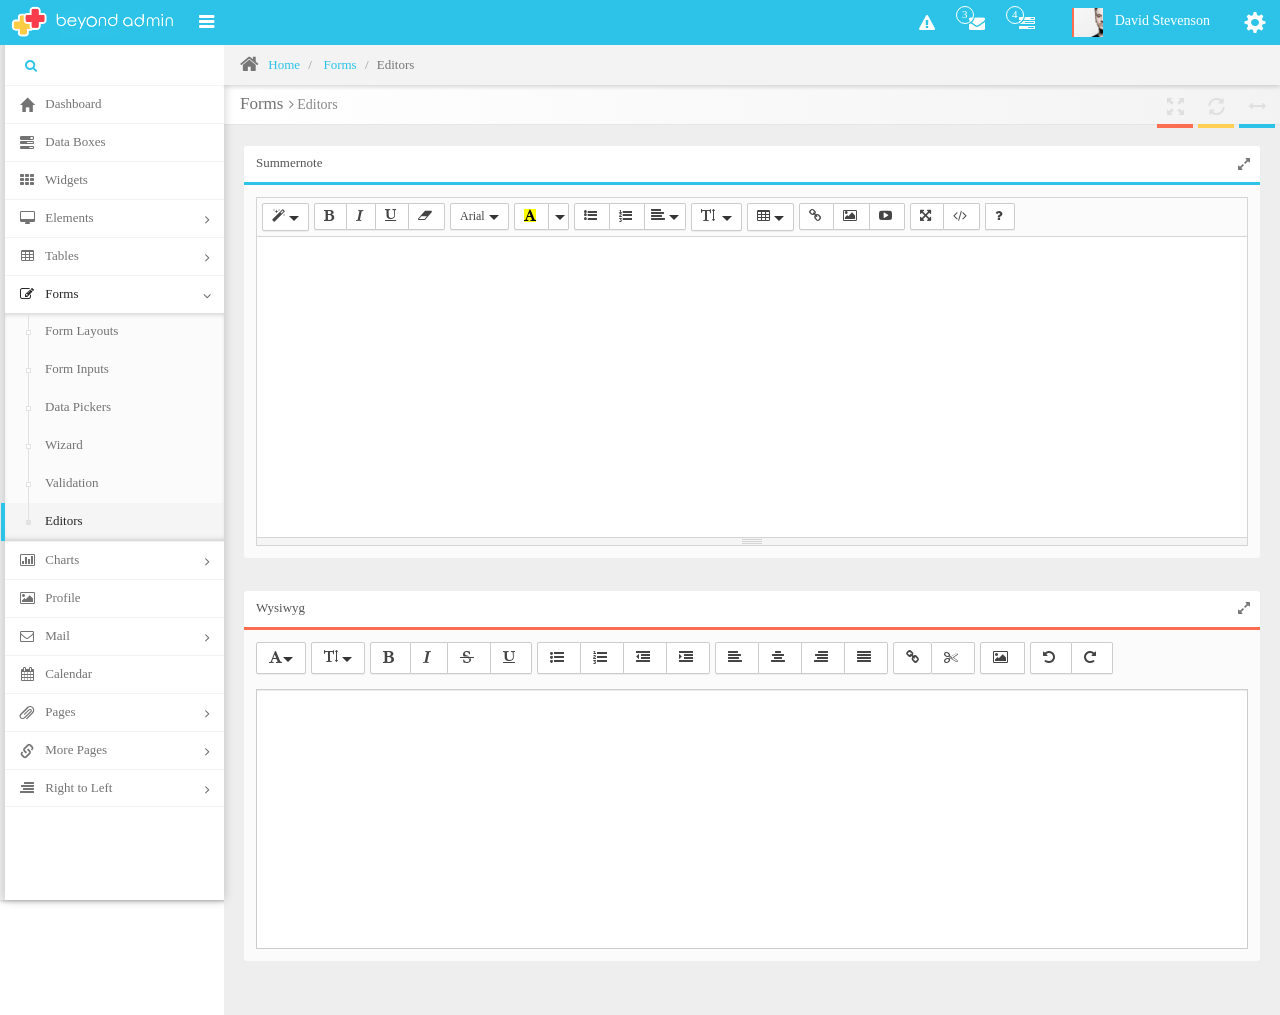
<file: frontend/views/layouts/BeyondAdmin/form-editors.html>
﻿<!DOCTYPE html>
<!--
BeyondAdmin - Responsive Admin Dashboard Template build with Twitter Bootstrap 3.2.0
Version: 1.0.0
Purchase: http://wrapbootstrap.com
-->

<html xmlns="http://www.w3.org/1999/xhtml">
<!-- Head -->
<head>
    <meta charset="utf-8" />
    <title>Form Editors</title>

    <meta name="description" content="form editors" />
    <meta name="viewport" content="width=device-width, initial-scale=1.0" />
    <meta http-equiv="Content-Type" content="text/html; charset=utf-8" />
    <link rel="shortcut icon" href="assets/img/favicon.png" type="image/x-icon">

    <!--Basic Styles-->
    <link href="assets/css/bootstrap.min.css" rel="stylesheet" />
    <link id="bootstrap-rtl-link" href="" rel="stylesheet" />
    <link href="assets/css/font-awesome.min.css" rel="stylesheet" />
    <link href="assets/css/weather-icons.min.css" rel="stylesheet" />

    <!--Fonts-->
    <!-- <link href="http://fonts.useso.com/css?family=Open+Sans:300italic,400italic,600italic,700italic,400,600,700,300" rel="stylesheet" type="text/css"> -->

    <!--Beyond styles-->
    <link id="beyond-link" href="assets/css/beyond.min.css" rel="stylesheet" />
    <link href="assets/css/demo.min.css" rel="stylesheet" />
    <link href="assets/css/typicons.min.css" rel="stylesheet" />
    <link href="assets/css/animate.min.css" rel="stylesheet" />
    <link id="skin-link" href="" rel="stylesheet" type="text/css" />

    <!--Skin Script: Place this script in head to load scripts for skins and rtl support-->
    <script src="assets/js/skins.min.js"></script>
</head>
<!-- /Head -->
<!-- Body -->
<body>
    <!-- Loading Container -->
    <div class="loading-container">
        <div class="loading-progress">
            <div class="rotator">
                <div class="rotator">
                    <div class="rotator colored">
                        <div class="rotator">
                            <div class="rotator colored">
                                <div class="rotator colored"></div>
                                <div class="rotator"></div>
                            </div>
                            <div class="rotator colored"></div>
                        </div>
                        <div class="rotator"></div>
                    </div>
                    <div class="rotator"></div>
                </div>
                <div class="rotator"></div>
            </div>
            <div class="rotator"></div>
        </div>
    </div>
    <!--  /Loading Container -->
    <!-- Navbar -->
    <div class="navbar">
        <div class="navbar-inner">
            <div class="navbar-container">
                <!-- Navbar Barnd -->
                <div class="navbar-header pull-left">
                    <a href="#" class="navbar-brand">
                        <small>
                            <img src="assets/img/logo.png" alt="" />
                        </small>
                    </a>
                </div>
                <!-- /Navbar Barnd -->
                <!-- Sidebar Collapse -->
                <div class="sidebar-collapse" id="sidebar-collapse">
                    <i class="collapse-icon fa fa-bars"></i>
                </div>
                <!-- /Sidebar Collapse -->
                <!-- Account Area and Settings --->
                <div class="navbar-header pull-right">
                    <div class="navbar-account">
                        <ul class="account-area">
                            <li>
                                <a class=" dropdown-toggle" data-toggle="dropdown" title="Help" href="#">
                                    <i class="icon fa fa-warning"></i>
                                </a>
                                <!--Notification Dropdown-->
                                <ul class="pull-right dropdown-menu dropdown-arrow dropdown-notifications">
                                    <li>
                                        <a href="#">
                                            <div class="clearfix">
                                                <div class="notification-icon">
                                                    <i class="fa fa-phone bg-themeprimary white"></i>
                                                </div>
                                                <div class="notification-body">
                                                    <span class="title">Skype meeting with Patty</span>
                                                    <span class="description">01:00 pm</span>
                                                </div>
                                                <div class="notification-extra">
                                                    <i class="fa fa-clock-o themeprimary"></i>
                                                    <span class="description">office</span>
                                                </div>
                                            </div>
                                        </a>
                                    </li>
                                    <li>
                                        <a href="#">
                                            <div class="clearfix">
                                                <div class="notification-icon">
                                                    <i class="fa fa-check bg-darkorange white"></i>
                                                </div>
                                                <div class="notification-body">
                                                    <span class="title">Uncharted break</span>
                                                    <span class="description">03:30 pm - 05:15 pm</span>
                                                </div>
                                                <div class="notification-extra">
                                                    <i class="fa fa-clock-o darkorange"></i>
                                                </div>
                                            </div>
                                        </a>
                                    </li>
                                    <li>
                                        <a href="#">
                                            <div class="clearfix">
                                                <div class="notification-icon">
                                                    <i class="fa fa-gift bg-warning white"></i>
                                                </div>
                                                <div class="notification-body">
                                                    <span class="title">Kate birthday party</span>
                                                    <span class="description">08:30 pm</span>
                                                </div>
                                                <div class="notification-extra">
                                                    <i class="fa fa-calendar warning"></i>
                                                    <i class="fa fa-clock-o warning"></i>
                                                    <span class="description">at home</span>
                                                </div>
                                            </div>
                                        </a>
                                    </li>
                                    <li>
                                        <a href="#">
                                            <div class="clearfix">
                                                <div class="notification-icon">
                                                    <i class="fa fa-glass bg-success white"></i>
                                                </div>
                                                <div class="notification-body">
                                                    <span class="title">Dinner with friends</span>
                                                    <span class="description">10:30 pm</span>
                                                </div>
                                            </div>
                                        </a>
                                    </li>
                                    <li class="dropdown-footer ">
                                        <span>
                                            Today, March 28
                                        </span>
                                        <span class="pull-right">
                                            10°c
                                            <i class="wi wi-cloudy"></i>
                                        </span>
                                    </li>
                                </ul>
                                <!--/Notification Dropdown-->
                            </li>
                            <li>
                                <a class="wave in dropdown-toggle" data-toggle="dropdown" title="Help" href="#">
                                    <i class="icon fa fa-envelope"></i>
                                    <span class="badge">3</span>
                                </a>
                                <!--Messages Dropdown-->
                                <ul class="pull-right dropdown-menu dropdown-arrow dropdown-messages">
                                    <li>
                                        <a href="#">
                                            <img src="assets/img/avatars/divyia.jpg" class="message-avatar" alt="Divyia Austin">
                                            <div class="message">
                                                <span class="message-sender">
                                                    Divyia Austin
                                                </span>
                                                <span class="message-time">
                                                    2 minutes ago
                                                </span>
                                                <span class="message-subject">
                                                    Here's the recipe for apple pie
                                                </span>
                                                <span class="message-body">
                                                    to identify the sending application when the senders image is shown for the main icon
                                                </span>
                                            </div>
                                        </a>
                                    </li>
                                    <li>
                                        <a href="#">
                                            <img src="assets/img/avatars/bing.png" class="message-avatar" alt="Microsoft Bing">
                                            <div class="message">
                                                <span class="message-sender">
                                                    Bing.com
                                                </span>
                                                <span class="message-time">
                                                    Yesterday
                                                </span>
                                                <span class="message-subject">
                                                    Bing Newsletter: The January Issue‏
                                                </span>
                                                <span class="message-body">
                                                    Discover new music just in time for the Grammy® Awards.
                                                </span>
                                            </div>
                                        </a>
                                    </li>
                                    <li>
                                        <a href="#">
                                            <img src="assets/img/avatars/adam-jansen.jpg" class="message-avatar" alt="Divyia Austin">
                                            <div class="message">
                                                <span class="message-sender">
                                                    Nicolas
                                                </span>
                                                <span class="message-time">
                                                    Friday, September 22
                                                </span>
                                                <span class="message-subject">
                                                    New 4K Cameras
                                                </span>
                                                <span class="message-body">
                                                    The 4K revolution has come over the horizon and is reaching the general populous
                                                </span>
                                            </div>
                                        </a>
                                    </li>
                                </ul>
                                <!--/Messages Dropdown-->
                            </li>

                            <li>
                                <a class="dropdown-toggle" data-toggle="dropdown" title="Tasks" href="#">
                                    <i class="icon fa fa-tasks"></i>
                                    <span class="badge">4</span>
                                </a>
                                <!--Tasks Dropdown-->
                                <ul class="pull-right dropdown-menu dropdown-tasks dropdown-arrow ">
                                    <li class="dropdown-header bordered-darkorange">
                                        <i class="fa fa-tasks"></i>
                                        4 Tasks In Progress
                                    </li>

                                    <li>
                                        <a href="#">
                                            <div class="clearfix">
                                                <span class="pull-left">Account Creation</span>
                                                <span class="pull-right">65%</span>
                                            </div>

                                            <div class="progress progress-xs">
                                                <div style="width:65%" class="progress-bar"></div>
                                            </div>
                                        </a>
                                    </li>

                                    <li>
                                        <a href="#">
                                            <div class="clearfix">
                                                <span class="pull-left">Profile Data</span>
                                                <span class="pull-right">35%</span>
                                            </div>

                                            <div class="progress progress-xs">
                                                <div style="width:35%" class="progress-bar progress-bar-success"></div>
                                            </div>
                                        </a>
                                    </li>

                                    <li>
                                        <a href="#">
                                            <div class="clearfix">
                                                <span class="pull-left">Updating Resume</span>
                                                <span class="pull-right">75%</span>
                                            </div>

                                            <div class="progress progress-xs">
                                                <div style="width:75%" class="progress-bar progress-bar-darkorange"></div>
                                            </div>
                                        </a>
                                    </li>

                                    <li>
                                        <a href="#">
                                            <div class="clearfix">
                                                <span class="pull-left">Adding Contacts</span>
                                                <span class="pull-right">10%</span>
                                            </div>

                                            <div class="progress progress-xs">
                                                <div style="width:10%" class="progress-bar progress-bar-warning"></div>
                                            </div>
                                        </a>
                                    </li>

                                    <li class="dropdown-footer">
                                        <a href="#">
                                            See All Tasks
                                        </a>
                                        <button class="btn btn-xs btn-default shiny darkorange icon-only pull-right"><i class="fa fa-check"></i></button>
                                    </li>
                                </ul>
                                <!--/Tasks Dropdown-->
                            </li>
                            <li>
                                <a class="login-area dropdown-toggle" data-toggle="dropdown">
                                    <div class="avatar" title="View your public profile">
                                        <img src="assets/img/avatars/adam-jansen.jpg">
                                    </div>
                                    <section>
                                        <h2><span class="profile"><span>David Stevenson</span></span></h2>
                                    </section>
                                </a>
                                <!--Login Area Dropdown-->
                                <ul class="pull-right dropdown-menu dropdown-arrow dropdown-login-area">
                                    <li class="username"><a>David Stevenson</a></li>
                                    <li class="email"><a>David.Stevenson@live.com</a></li>
                                    <!--Avatar Area-->
                                    <li>
                                        <div class="avatar-area">
                                            <img src="assets/img/avatars/adam-jansen.jpg" class="avatar">
                                            <span class="caption">Change Photo</span>
                                        </div>
                                    </li>
                                    <!--Avatar Area-->
                                    <li class="edit">
                                        <a href="profile.html" class="pull-left">Profile</a>
                                        <a href="#" class="pull-right">Setting</a>
                                    </li>
                                    <!--Theme Selector Area-->
                                    <li class="theme-area">
                                        <ul class="colorpicker" id="skin-changer">
                                            <li><a class="colorpick-btn" href="#" style="background-color:#5DB2FF;" rel="assets/css/skins/blue.min.css"></a></li>
                                            <li><a class="colorpick-btn" href="#" style="background-color:#2dc3e8;" rel="assets/css/skins/azure.min.css"></a></li>
                                            <li><a class="colorpick-btn" href="#" style="background-color:#03B3B2;" rel="assets/css/skins/teal.min.css"></a></li>
                                            <li><a class="colorpick-btn" href="#" style="background-color:#53a93f;" rel="assets/css/skins/green.min.css"></a></li>
                                            <li><a class="colorpick-btn" href="#" style="background-color:#FF8F32;" rel="assets/css/skins/orange.min.css"></a></li>
                                            <li><a class="colorpick-btn" href="#" style="background-color:#cc324b;" rel="assets/css/skins/pink.min.css"></a></li>
                                            <li><a class="colorpick-btn" href="#" style="background-color:#AC193D;" rel="assets/css/skins/darkred.min.css"></a></li>
                                            <li><a class="colorpick-btn" href="#" style="background-color:#8C0095;" rel="assets/css/skins/purple.min.css"></a></li>
                                            <li><a class="colorpick-btn" href="#" style="background-color:#0072C6;" rel="assets/css/skins/darkblue.min.css"></a></li>
                                            <li><a class="colorpick-btn" href="#" style="background-color:#585858;" rel="assets/css/skins/gray.min.css"></a></li>
                                            <li><a class="colorpick-btn" href="#" style="background-color:#474544;" rel="assets/css/skins/black.min.css"></a></li>
                                            <li><a class="colorpick-btn" href="#" style="background-color:#001940;" rel="assets/css/skins/deepblue.min.css"></a></li>
                                        </ul>
                                    </li>
                                    <!--/Theme Selector Area-->
                                    <li class="dropdown-footer">
                                        <a href="login.html">
                                            Sign out
                                        </a>
                                    </li>
                                </ul>
                                <!--/Login Area Dropdown-->
                            </li>
                            <!-- /Account Area -->
                            <!--Note: notice that setting div must start right after account area list.
                            no space must be between these elements-->
                            <!-- Settings -->
                        </ul><div class="setting">
                            <a id="btn-setting" title="Setting" href="#">
                                <i class="icon glyphicon glyphicon-cog"></i>
                            </a>
                        </div><div class="setting-container">
                            <label>
                                <input type="checkbox" id="checkbox_fixednavbar">
                                <span class="text">Fixed Navbar</span>
                            </label>
                            <label>
                                <input type="checkbox" id="checkbox_fixedsidebar">
                                <span class="text">Fixed SideBar</span>
                            </label>
                            <label>
                                <input type="checkbox" id="checkbox_fixedbreadcrumbs">
                                <span class="text">Fixed BreadCrumbs</span>
                            </label>
                            <label>
                                <input type="checkbox" id="checkbox_fixedheader">
                                <span class="text">Fixed Header</span>
                            </label>
                        </div>
                        <!-- Settings -->
                    </div>
                </div>
                <!-- /Account Area and Settings -->
            </div>
        </div>
    </div>
    <!-- /Navbar -->
    <!-- Main Container -->
    <div class="main-container container-fluid">
        <!-- Page Container -->
        <div class="page-container">
            <!-- Page Sidebar -->
            <div class="page-sidebar" id="sidebar">
                <!-- Page Sidebar Header-->
                <div class="sidebar-header-wrapper">
                    <input type="text" class="searchinput" />
                    <i class="searchicon fa fa-search"></i>
                    <div class="searchhelper">Search Reports, Charts, Emails or Notifications</div>
                </div>
                <!-- /Page Sidebar Header -->
                <!-- Sidebar Menu -->
                <ul class="nav sidebar-menu">
                    <!--Dashboard-->
                    <li>
                        <a href="index.html">
                            <i class="menu-icon glyphicon glyphicon-home"></i>
                            <span class="menu-text"> Dashboard </span>
                        </a>
                    </li>
                    <!--Databoxes-->
                    <li>
                        <a href="databoxes.html">
                            <i class="menu-icon glyphicon glyphicon-tasks"></i>
                            <span class="menu-text"> Data Boxes </span>
                        </a>
                    </li>
                    <!--Widgets-->
                    <li>
                        <a href="widgets.html">
                            <i class="menu-icon fa fa-th"></i>
                            <span class="menu-text"> Widgets </span>
                        </a>
                    </li>
                    <!--UI Elements-->
                    <li>
                        <a href="#" class="menu-dropdown">
                            <i class="menu-icon fa fa-desktop"></i>
                            <span class="menu-text"> Elements </span>

                            <i class="menu-expand"></i>
                        </a>

                        <ul class="submenu">
                            <li>
                                <a href="elements.html">
                                    <span class="menu-text">Basic Elements</span>
                                </a>
                            </li>
                            <li>
                                <a href="#" class="menu-dropdown">
                                    <span class="menu-text">
                                        Icons
                                    </span>
                                    <i class="menu-expand"></i>
                                </a>

                                <ul class="submenu">
                                    <li>
                                        <a href="font-awesome.html">
                                            <i class="menu-icon fa fa-rocket"></i>
                                            <span class="menu-text">Font Awesome</span>
                                        </a>
                                    </li>
                                    <li>
                                        <a href="glyph-icons.html">
                                            <i class="menu-icon glyphicon glyphicon-stats"></i>
                                            <span class="menu-text">Glyph Icons</span>
                                        </a>
                                    </li>
                                    <li>
                                        <a href="typicon.html">
                                            <i class="menu-icon typcn typcn-location-outline"></i>
                                            <span class="menu-text"> Typicons</span>
                                        </a>
                                    </li>
                                    <li>
                                        <a href="weather-icons.html">
                                            <i class="menu-icon wi-day-snow"></i>
                                            <span class="menu-text">Weather Icons</span>
                                        </a>
                                    </li>
                                </ul>
                            </li>
                            <li>
                                <a href="tabs.html">
                                    <span class="menu-text">Tabs & Accordions</span>
                                </a>
                            </li>
                            <li>
                                <a href="alerts.html">
                                    <span class="menu-text">Alerts & Tooltips</span>
                                </a>
                            </li>
                            <li>
                                <a href="modals.html">
                                    <span class="menu-text">Modals & Wells</span>
                                </a>
                            </li>
                            <li>
                                <a href="buttons.html">
                                    <span class="menu-text">Buttons</span>
                                </a>
                            </li>
                            <li>
                                <a href="nestable-list.html">
                                    <span class="menu-text"> Nestable List</span>
                                </a>
                            </li>
                            <li>
                                <a href="treeview.html">
                                    <span class="menu-text">Treeview</span>
                                </a>
                            </li>
                        </ul>
                    </li>
                    <!--Tables-->
                    <li>
                        <a href="#" class="menu-dropdown">
                            <i class="menu-icon fa fa-table"></i>
                            <span class="menu-text"> Tables </span>

                            <i class="menu-expand"></i>
                        </a>

                        <ul class="submenu">
                            <li>
                                <a href="tables-simple.html">
                                    <span class="menu-text">Simple & Responsive</span>
                                </a>
                            </li>
                            <li>
                                <a href="tables-data.html">
                                    <span class="menu-text">Data Tables</span>
                                </a>
                            </li>
                        </ul>
                    </li>
                    <!--Forms-->
                    <li class="active open">
                        <a href="#" class="menu-dropdown">
                            <i class="menu-icon fa fa-pencil-square-o"></i>
                            <span class="menu-text"> Forms </span>

                            <i class="menu-expand"></i>
                        </a>

                        <ul class="submenu">
                            <li>
                                <a href="form-layouts.html">
                                    <span class="menu-text">Form Layouts</span>
                                </a>
                            </li>

                            <li>
                                <a href="form-inputs.html">
                                    <span class="menu-text">Form Inputs</span>
                                </a>
                            </li>

                            <li>
                                <a href="form-pickers.html">
                                    <span class="menu-text">Data Pickers</span>
                                </a>
                            </li>
                            <li>
                                <a href="form-wizard.html">
                                    <span class="menu-text">Wizard</span>
                                </a>
                            </li>
                            <li>
                                <a href="form-validation.html">
                                    <span class="menu-text">Validation</span>
                                </a>
                            </li>
                            <li class="active">
                                <a href="form-editors.html">
                                    <span class="menu-text">Editors</span>
                                </a>
                            </li>
                        </ul>
                    </li>
                    <!--Charts-->
                    <li>
                        <a href="#" class="menu-dropdown">
                            <i class="menu-icon fa fa-bar-chart-o"></i>
                            <span class="menu-text"> Charts </span>

                            <i class="menu-expand"></i>
                        </a>

                        <ul class="submenu">
                            <li>
                                <a href="flot.html">
                                    <span class="menu-text">Flot Charts</span>
                                </a>
                            </li>

                            <li>
                                <a href="morris.html">
                                    <span class="menu-text"> Morris Charts</span>
                                </a>
                            </li>
                            <li>
                                <a href="sparkline.html">
                                    <span class="menu-text">Sparkline Charts</span>
                                </a>
                            </li>
                            <li>
                                <a href="easypiecharts.html">
                                    <span class="menu-text">Easy Pie Charts</span>
                                </a>
                            </li>
                            <li>
                                <a href="chartjs.html">
                                    <span class="menu-text"> ChartJS</span>
                                </a>
                            </li>
                        </ul>
                    </li>
                    <!--Profile-->
                    <li>
                        <a href="profile.html">
                            <i class="menu-icon fa fa-picture-o"></i>
                            <span class="menu-text">Profile</span>
                        </a>
                    </li>
                    <!--Mail-->
                    <li>
                        <a href="#" class="menu-dropdown">
                            <i class="menu-icon fa fa-envelope-o"></i>
                            <span class="menu-text"> Mail </span>

                            <i class="menu-expand"></i>
                        </a>

                        <ul class="submenu">
                            <li>
                                <a href="inbox.html">
                                    <span class="menu-text">Inbox</span>
                                </a>
                            </li>

                            <li>
                                <a href="message-view.html">
                                    <span class="menu-text">View Message</span>
                                </a>
                            </li>
                            <li>
                                <a href="message-compose.html">
                                    <span class="menu-text">Compose Message</span>
                                </a>
                            </li>
                        </ul>
                    </li>
                    <!--Calendar-->
                    <li>
                        <a href="calendar.html">
                            <i class="menu-icon fa fa-calendar"></i>
                            <span class="menu-text">
                                Calendar
                            </span>
                        </a>
                    </li>
                    <!--Pages-->
                    <li>
                        <a href="#" class="menu-dropdown">
                            <i class="menu-icon glyphicon glyphicon-paperclip"></i>
                            <span class="menu-text"> Pages </span>

                            <i class="menu-expand"></i>
                        </a>
                        <ul class="submenu">
                            <li>
                                <a href="timeline.html">
                                    <span class="menu-text">Timeline</span>
                                </a>
                            </li>
                            <li>
                                <a href="pricing.html">
                                    <span class="menu-text">Pricing Tables</span>
                                </a>
                            </li>

                            <li>
                                <a href="invoice.html">
                                    <span class="menu-text">Invoice</span>
                                </a>
                            </li>

                            <li>
                                <a href="login.html">
                                    <span class="menu-text">Login</span>
                                </a>
                            </li>
                            <li>
                                <a href="register.html">
                                    <span class="menu-text">Register</span>
                                </a>
                            </li>
                            <li>
                                <a href="lock.html">
                                    <span class="menu-text">Lock Screen</span>
                                </a>
                            </li>
                            <li>
                                <a href="typography.html">
                                    <span class="menu-text"> Typography </span>
                                </a>
                            </li>
                        </ul>
                    </li>
                    <!--More Pages-->
                    <li>
                        <a href="#" class="menu-dropdown">
                            <i class="menu-icon glyphicon glyphicon-link"></i>

                            <span class="menu-text">
                                More Pages
                            </span>

                            <i class="menu-expand"></i>
                        </a>

                        <ul class="submenu">
                            <li>
                                <a href="error-404.html">
                                    <span class="menu-text">Error 404</span>
                                </a>
                            </li>

                            <li>
                                <a href="error-500.html">
                                    <span class="menu-text"> Error 500</span>
                                </a>
                            </li>
                            <li>
                                <a href="blank.html">
                                    <span class="menu-text">Blank Page</span>
                                </a>
                            </li>
                            <li>
                                <a href="grid.html">
                                    <span class="menu-text"> Grid</span>
                                </a>
                            </li>
                            <li>
                                <a href="#" class="menu-dropdown">
                                    <span class="menu-text">
                                        Multi Level Menu
                                    </span>
                                    <i class="menu-expand"></i>
                                </a>

                                <ul class="submenu">
                                    <li>
                                        <a href="#">
                                            <i class="menu-icon fa fa-camera"></i>
                                            <span class="menu-text">Level 3</span>
                                        </a>
                                    </li>

                                    <li>
                                        <a href="#" class="menu-dropdown">
                                            <i class="menu-icon fa fa-asterisk"></i>

                                            <span class="menu-text">
                                                Level 4
                                            </span>
                                            <i class="menu-expand"></i>
                                        </a>

                                        <ul class="submenu">
                                            <li>
                                                <a href="#">
                                                    <i class="menu-icon fa fa-bolt"></i>
                                                    <span class="menu-text">Some Item</span>
                                                </a>
                                            </li>

                                            <li>
                                                <a href="#">
                                                    <i class="menu-icon fa fa-bug"></i>
                                                    <span class="menu-text">Another Item</span>
                                                </a>
                                            </li>
                                        </ul>
                                    </li>
                                </ul>
                            </li>
                        </ul>
                    </li>
                    <!--Right to Left-->
                    <li>
                        <a href="#" class="menu-dropdown">
                            <i class="menu-icon fa fa-align-right"></i>
                            <span class="menu-text"> Right to Left </span>

                            <i class="menu-expand"></i>
                        </a>
                        <ul class="submenu">
                            <li>
                                <a>
                                    <span class="menu-text">RTL</span>
                                    <label class="pull-right margin-top-10">
                                        <input id="rtl-changer" class="checkbox-slider slider-icon colored-primary" type="checkbox">
                                        <span class="text"></span>
                                    </label>
                                </a>
                            </li>
                            <li>
                                <a href="index-rtl-ar.html">
                                    <span class="menu-text">Arabic Layout</span>
                                </a>
                            </li>

                            <li>
                                <a href="index-rtl-fa.html">
                                    <span class="menu-text">Persian Layout</span>
                                </a>
                            </li>
                        </ul>
                    </li>
                </ul>
                <!-- /Sidebar Menu -->
            </div>
            <!-- /Page Sidebar -->
            <!-- Page Content -->
            <div class="page-content">
                <!-- Page Breadcrumb -->
                <div class="page-breadcrumbs">
                    <ul class="breadcrumb">
                        <li>
                            <i class="fa fa-home"></i>
                            <a href="#">Home</a>
                        </li>
                        <li>
                            <a href="#">Forms</a>
                        </li>
                        <li class="active">Editors</li>
                    </ul>
                </div>
                <!-- /Page Breadcrumb -->
                <!-- Page Header -->
                <div class="page-header position-relative">
                    <div class="header-title">
                        <h1>
                            Forms
                            <small>
                                <i class="fa fa-angle-right"></i>
                                Editors
                            </small>
                        </h1>
                    </div>
                    <!--Header Buttons-->
                    <div class="header-buttons">
                        <a class="sidebar-toggler" href="#">
                            <i class="fa fa-arrows-h"></i>
                        </a>
                        <a class="refresh" id="refresh-toggler" href="">
                            <i class="glyphicon glyphicon-refresh"></i>
                        </a>
                        <a class="fullscreen" id="fullscreen-toggler" href="#">
                            <i class="glyphicon glyphicon-fullscreen"></i>
                        </a>
                    </div>
                    <!--Header Buttons End-->
                </div>
                <!-- /Page Header -->
                <!-- Page Body -->
                <div class="page-body">
                    <div class="row">
                        <div class="col-lg-12 col-sm-12 col-xs-12">
                            <div class="widget flat radius-bordered">
                                <div class="widget-header bordered-bottom bordered-themeprimary">
                                    <span class="widget-caption">Summernote</span>
                                    <div class="widget-buttons">
                                        <a href="#" data-toggle="maximize">
                                            <i class="fa fa-expand"></i>
                                        </a>
                                    </div>
                                </div>
                                <div class="widget-body">
                                    <div class="widget-main no-padding">
                                        <div id="summernote"></div>
                                    </div>
                                </div>
                            </div>
                        </div>
                    </div>
                    <div class="row">
                        <div class="col-lg-12 col-sm-12 col-xs-12">
                            <div class="widget flat radius-bordered">
                                <div class="widget-header bordered-bottom bordered-themesecondary">
                                    <span class="widget-caption">Wysiwyg</span>
                                    <div class="widget-buttons">
                                        <a href="#" data-toggle="maximize">
                                            <i class="fa fa-expand"></i>
                                        </a>
                                    </div>
                                </div>
                                <div class="widget-body">
                                    <div id="alerts"></div>
                                    <div class="btn-toolbar wysiwyg-toolbar" data-role="editor-toolbar" data-target="#editor">
                                        <div class="btn-group">
                                            <a class="btn btn-default dropdown-toggle" data-toggle="dropdown" title="Font"><i class="fa fa-font"></i><b class="caret"></b></a>
                                            <ul class="dropdown-menu"></ul>
                                        </div>
                                        <div class="btn-group">
                                            <a class="btn btn-default dropdown-toggle" data-toggle="dropdown" title="Font Size"><i class="fa fa-text-height"></i>&nbsp;<b class="caret"></b></a>
                                            <ul class="dropdown-menu dropdown-default">
                                                <li><a data-edit="fontSize 5"><font size="5">Huge</font></a></li>
                                                <li><a data-edit="fontSize 3"><font size="3">Normal</font></a></li>
                                                <li><a data-edit="fontSize 1"><font size="1">Small</font></a></li>
                                            </ul>
                                        </div>
                                        <div class="btn-group">
                                            <a class="btn btn-default" data-edit="bold" title="Bold (Ctrl/Cmd+B)"><i class="fa fa-bold"></i></a>
                                            <a class="btn btn-default" data-edit="italic" title="Italic (Ctrl/Cmd+I)"><i class="fa fa-italic"></i></a>
                                            <a class="btn btn-default" data-edit="strikethrough" title="Strikethrough"><i class="fa fa-strikethrough"></i></a>
                                            <a class="btn btn-default" data-edit="underline" title="Underline (Ctrl/Cmd+U)"><i class="fa fa-underline"></i></a>
                                        </div>
                                        <div class="btn-group">
                                            <a class="btn btn-default" data-edit="insertunorderedlist" title="Bullet list"><i class="fa fa-list-ul"></i></a>
                                            <a class="btn btn-default" data-edit="insertorderedlist" title="Number list"><i class="fa fa-list-ol"></i></a>
                                            <a class="btn btn-default" data-edit="outdent" title="Reduce indent (Shift+Tab)"><i class="fa fa-outdent"></i></a>
                                            <a class="btn btn-default" data-edit="indent" title="Indent (Tab)"><i class="fa fa-indent"></i></a>
                                        </div>
                                        <div class="btn-group">
                                            <a class="btn btn-default" data-edit="justifyleft" title="Align Left (Ctrl/Cmd+L)"><i class="fa fa-align-left"></i></a>
                                            <a class="btn btn-default" data-edit="justifycenter" title="Center (Ctrl/Cmd+E)"><i class="fa fa-align-center"></i></a>
                                            <a class="btn btn-default" data-edit="justifyright" title="Align Right (Ctrl/Cmd+R)"><i class="fa fa-align-right"></i></a>
                                            <a class="btn btn-default" data-edit="justifyfull" title="Justify (Ctrl/Cmd+J)"><i class="fa fa-align-justify"></i></a>
                                        </div>
                                        <div class="btn-group">
                                            <a class="btn btn-default dropdown-toggle" data-toggle="dropdown" title="Hyperlink"><i class="fa fa-link"></i></a>
                                            <div class="dropdown-menu dropdown-arrow">
                                                <div class="input-group">
                                                    <input class="form-control" placeholder="URL" type="text" data-edit="createLink">
                                                    <span class="input-group-btn">
                                                        <button class="btn btn-default" type="button">Add</button>
                                                    </span>
                                                </div>
                                            </div>
                                            <a class="btn btn-default" data-edit="unlink" title="Remove Hyperlink"><i class="fa fa-cut"></i></a>
                                        </div>

                                        <div class="btn-group">
                                            <a class="btn btn-default" title="Insert picture (or just drag & drop)" id="pictureBtn"><i class="fa fa-picture-o"></i></a>
                                            <input type="file" data-role="magic-overlay" data-target="#pictureBtn" data-edit="insertImage" />
                                        </div>
                                        <div class="btn-group">
                                            <a class="btn btn-default" data-edit="undo" title="Undo (Ctrl/Cmd+Z)"><i class="fa fa-undo"></i></a>
                                            <a class="btn btn-default" data-edit="redo" title="Redo (Ctrl/Cmd+Y)"><i class="fa fa-repeat"></i></a>
                                        </div>
                                        <input type="text" data-edit="inserttext" class="wysiwyg-voiceBtn" id="voiceBtn" x-webkit-speech="">
                                    </div>
                                    <div class="wysiwyg-editor" id="editor">
                                    </div>
                                </div>
                            </div>
                        </div>
                    </div>
                </div>
                <!-- /Page Body -->
            </div>
            <!-- /Page Content -->
        </div>
        <!-- /Page Container -->
        <!-- Main Container -->

    </div>

    <!--Basic Scripts-->
    <script src="assets/js/jquery-2.0.3.min.js"></script>
    <script src="assets/js/bootstrap.min.js"></script>

    <!--Beyond Scripts-->
    <script src="assets/js/beyond.min.js"></script>

    <!--Page Related Scripts-->
    <!--Bootstrap  wysiwig Scripts-->
    <script src="assets/js/editors/wysiwyg/jquery.hotkeys.js"></script>
    <script src="assets/js/editors/wysiwyg/prettify.js"></script>
    <script src="assets/js/editors/wysiwyg/bootstrap-wysiwyg.js"></script>
    <script>
        $(function () {
            function initToolbarBootstrapBindings() {
                var fonts = ['Serif', 'Sans', 'Arial', 'Arial Black', 'Courier',
                      'Courier New', 'Comic Sans MS', 'Helvetica', 'Impact', 'Lucida Grande', 'Lucida Sans', 'Tahoma', 'Times',
                      'Times New Roman', 'Verdana'],
                      fontTarget = $('[title=Font]').siblings('.dropdown-menu');
                $.each(fonts, function (idx, fontName) {
                    fontTarget.append($('<li><a data-edit="fontName ' + fontName + '" style="font-family:\'' + fontName + '\'">' + fontName + '</a></li>'));
                });
                $('a[title]').tooltip({ container: 'body' });
                $('.dropdown-menu input').click(function () { return false; })
                    .change(function () { $(this).parent('.dropdown-menu').siblings('.dropdown-toggle').dropdown('toggle'); })
                .keydown('esc', function () { this.value = ''; $(this).change(); });

                $('[data-role=magic-overlay]').each(function () {
                    var overlay = $(this), target = $(overlay.data('target'));
                    overlay.css('opacity', 0).css('position', 'absolute').offset(target.offset()).width(target.outerWidth()).height(target.outerHeight());
                });
                if ("onwebkitspeechchange" in document.createElement("input")) {
                    var editorOffset = $('#editor').offset();
                    $('#voiceBtn').css('position', 'absolute').offset({ top: editorOffset.top, left: editorOffset.left + $('#editor').innerWidth() - 35 });
                } else {
                    $('#voiceBtn').hide();
                }
            };
            function showErrorAlert(reason, detail) {
                var msg = '';
                if (reason === 'unsupported-file-type') { msg = "Unsupported format " + detail; }
                else {
                    console.log("error uploading file", reason, detail);
                }
                $('<div class="alert"> <button type="button" class="close" data-dismiss="alert">&times;</button>' +
                 '<strong>File upload error</strong> ' + msg + ' </div>').prependTo('#alerts');
            };
            initToolbarBootstrapBindings();
            $('.wysiwyg-editor').wysiwyg({ fileUploadError: showErrorAlert });
            window.prettyPrint && prettyPrint();
        });
    </script>

    <!--Summernote Scripts-->
    <script src="assets/js/editors/summernote/summernote.js"></script>
    <script>
        $('#summernote').summernote({ height: 300 });
    </script>

    <!--Google Analytics::Demo Only-->
    <script>
        (function (i, s, o, g, r, a, m) {
            i['GoogleAnalyticsObject'] = r; i[r] = i[r] || function () {
                (i[r].q = i[r].q || []).push(arguments)
            }, i[r].l = 1 * new Date(); a = s.createElement(o),
            m = s.getElementsByTagName(o)[0]; a.async = 1; a.src = g; m.parentNode.insertBefore(a, m)
        })(window, document, 'script', 'http://www.google-analytics.com/analytics.js', 'ga');

        ga('create', 'UA-52103994-1', 'auto');
        ga('send', 'pageview');

    </script>

</body>
<!--  /Body -->
</html>
</file>
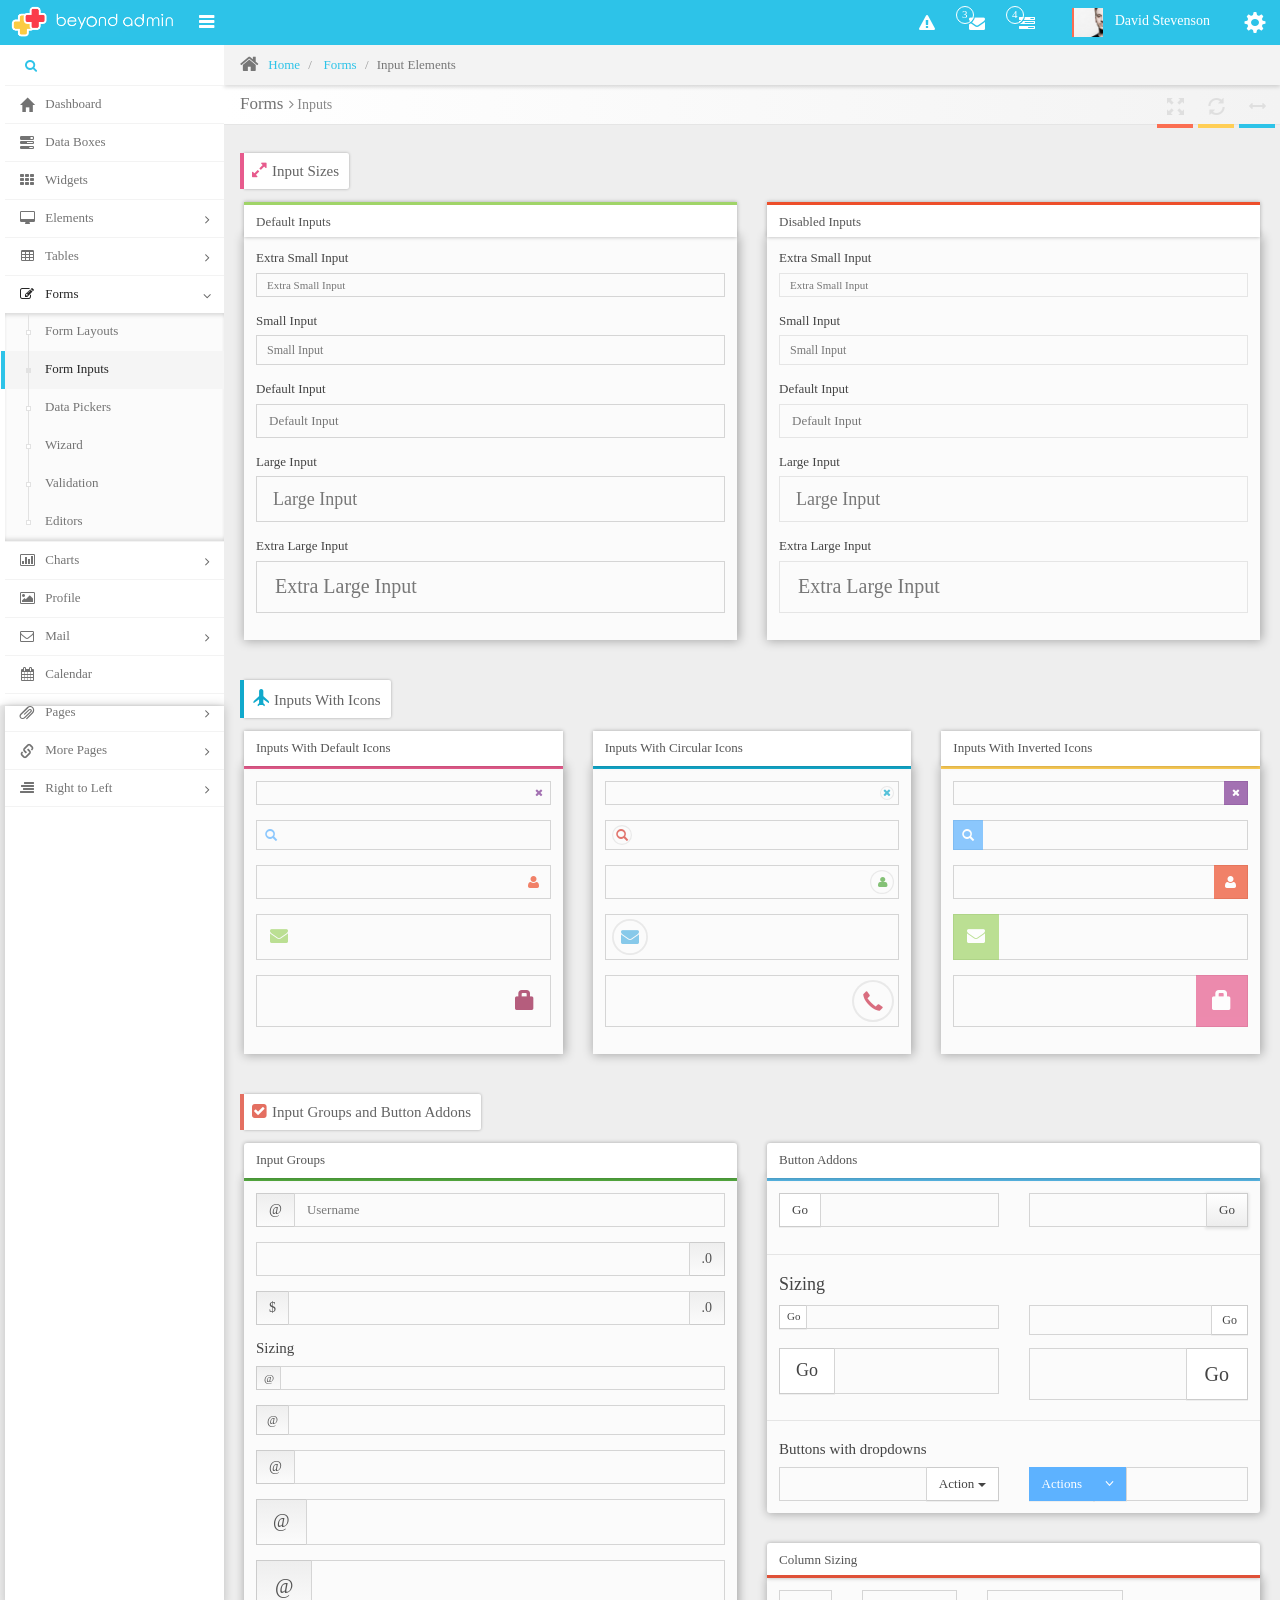
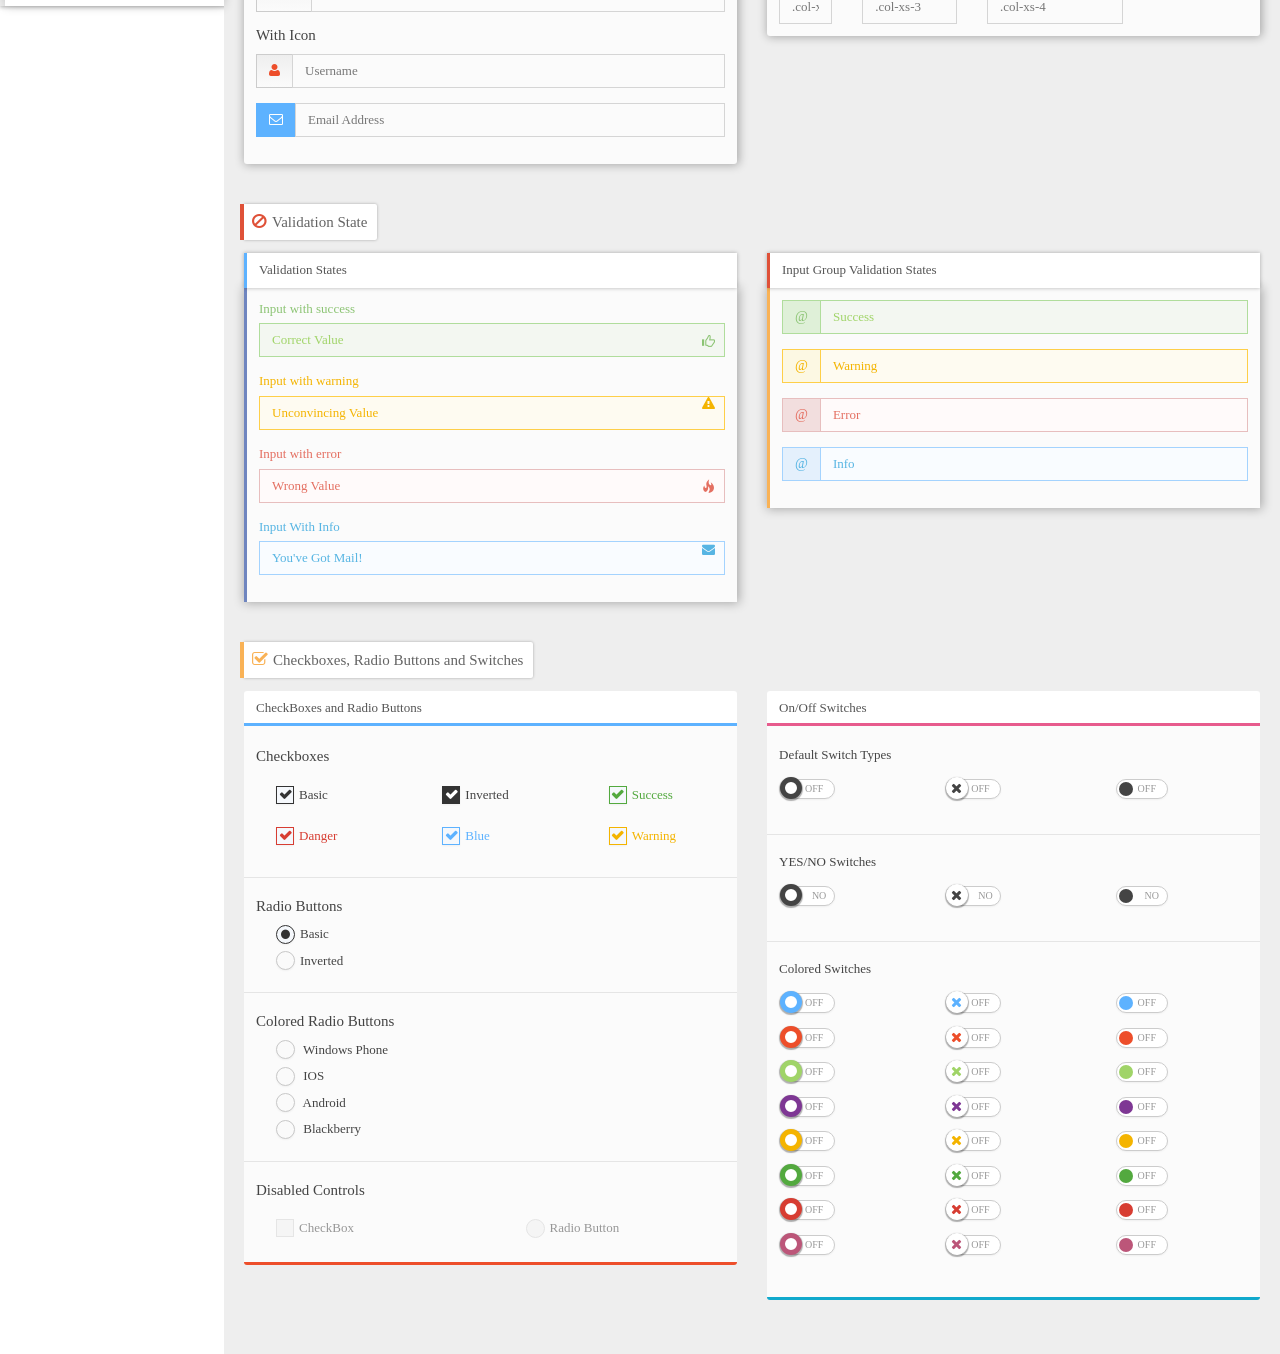
<file: frontend/views/layouts/BeyondAdmin/form-inputs.html>
﻿<!DOCTYPE html>
<!--
BeyondAdmin - Responsive Admin Dashboard Template build with Twitter Bootstrap 3.2.0
Version: 1.0.0
Purchase: http://wrapbootstrap.com
-->

<html xmlns="http://www.w3.org/1999/xhtml">
<!-- Head -->
<head>
    <meta charset="utf-8" />
    <title>Form Inputs</title>

    <meta name="description" content="form inputs" />
    <meta name="viewport" content="width=device-width, initial-scale=1.0" />
    <meta http-equiv="Content-Type" content="text/html; charset=utf-8" />
    <link rel="shortcut icon" href="assets/img/favicon.png" type="image/x-icon">

    <!--Basic Styles-->
    <link href="assets/css/bootstrap.min.css" rel="stylesheet" />
    <link id="bootstrap-rtl-link" href="" rel="stylesheet" />
    <link href="assets/css/font-awesome.min.css" rel="stylesheet" />
    <link href="assets/css/weather-icons.min.css" rel="stylesheet" />

    <!--Fonts-->
<!--     <link href="http://fonts.useso.com/css?family=Open+Sans:300italic,400italic,600italic,700italic,400,600,700,300" rel="stylesheet" type="text/css"> -->

    <!--Beyond styles-->
    <link id="beyond-link" href="assets/css/beyond.min.css" rel="stylesheet" />
    <link href="assets/css/demo.min.css" rel="stylesheet" />
    <link href="assets/css/typicons.min.css" rel="stylesheet" />
    <link href="assets/css/animate.min.css" rel="stylesheet" />
    <link id="skin-link" href="" rel="stylesheet" type="text/css" />

    <!--Skin Script: Place this script in head to load scripts for skins and rtl support-->
    <script src="assets/js/skins.min.js"></script>
</head>
<!-- /Head -->
<!-- Body -->
<body>
    <!-- Loading Container -->
    <div class="loading-container">
        <div class="loading-progress">
            <div class="rotator">
                <div class="rotator">
                    <div class="rotator colored">
                        <div class="rotator">
                            <div class="rotator colored">
                                <div class="rotator colored"></div>
                                <div class="rotator"></div>
                            </div>
                            <div class="rotator colored"></div>
                        </div>
                        <div class="rotator"></div>
                    </div>
                    <div class="rotator"></div>
                </div>
                <div class="rotator"></div>
            </div>
            <div class="rotator"></div>
        </div>
    </div>
    <!--  /Loading Container -->
    <!-- Navbar -->
    <div class="navbar">
        <div class="navbar-inner">
            <div class="navbar-container">
                <!-- Navbar Barnd -->
                <div class="navbar-header pull-left">
                    <a href="#" class="navbar-brand">
                        <small>
                            <img src="assets/img/logo.png" alt="" />
                        </small>
                    </a>
                </div>
                <!-- /Navbar Barnd -->
                <!-- Sidebar Collapse -->
                <div class="sidebar-collapse" id="sidebar-collapse">
                    <i class="collapse-icon fa fa-bars"></i>
                </div>
                <!-- /Sidebar Collapse -->
                <!-- Account Area and Settings --->
                <div class="navbar-header pull-right">
                    <div class="navbar-account">
                        <ul class="account-area">
                            <li>
                                <a class=" dropdown-toggle" data-toggle="dropdown" title="Help" href="#">
                                    <i class="icon fa fa-warning"></i>
                                </a>
                                <!--Notification Dropdown-->
                                <ul class="pull-right dropdown-menu dropdown-arrow dropdown-notifications">
                                    <li>
                                        <a href="#">
                                            <div class="clearfix">
                                                <div class="notification-icon">
                                                    <i class="fa fa-phone bg-themeprimary white"></i>
                                                </div>
                                                <div class="notification-body">
                                                    <span class="title">Skype meeting with Patty</span>
                                                    <span class="description">01:00 pm</span>
                                                </div>
                                                <div class="notification-extra">
                                                    <i class="fa fa-clock-o themeprimary"></i>
                                                    <span class="description">office</span>
                                                </div>
                                            </div>
                                        </a>
                                    </li>
                                    <li>
                                        <a href="#">
                                            <div class="clearfix">
                                                <div class="notification-icon">
                                                    <i class="fa fa-check bg-darkorange white"></i>
                                                </div>
                                                <div class="notification-body">
                                                    <span class="title">Uncharted break</span>
                                                    <span class="description">03:30 pm - 05:15 pm</span>
                                                </div>
                                                <div class="notification-extra">
                                                    <i class="fa fa-clock-o darkorange"></i>
                                                </div>
                                            </div>
                                        </a>
                                    </li>
                                    <li>
                                        <a href="#">
                                            <div class="clearfix">
                                                <div class="notification-icon">
                                                    <i class="fa fa-gift bg-warning white"></i>
                                                </div>
                                                <div class="notification-body">
                                                    <span class="title">Kate birthday party</span>
                                                    <span class="description">08:30 pm</span>
                                                </div>
                                                <div class="notification-extra">
                                                    <i class="fa fa-calendar warning"></i>
                                                    <i class="fa fa-clock-o warning"></i>
                                                    <span class="description">at home</span>
                                                </div>
                                            </div>
                                        </a>
                                    </li>
                                    <li>
                                        <a href="#">
                                            <div class="clearfix">
                                                <div class="notification-icon">
                                                    <i class="fa fa-glass bg-success white"></i>
                                                </div>
                                                <div class="notification-body">
                                                    <span class="title">Dinner with friends</span>
                                                    <span class="description">10:30 pm</span>
                                                </div>
                                            </div>
                                        </a>
                                    </li>
                                    <li class="dropdown-footer ">
                                        <span>
                                            Today, March 28
                                        </span>
                                        <span class="pull-right">
                                            10°c
                                            <i class="wi wi-cloudy"></i>
                                        </span>
                                    </li>
                                </ul>
                                <!--/Notification Dropdown-->
                            </li>
                            <li>
                                <a class="wave in dropdown-toggle" data-toggle="dropdown" title="Help" href="#">
                                    <i class="icon fa fa-envelope"></i>
                                    <span class="badge">3</span>
                                </a>
                                <!--Messages Dropdown-->
                                <ul class="pull-right dropdown-menu dropdown-arrow dropdown-messages">
                                    <li>
                                        <a href="#">
                                            <img src="assets/img/avatars/divyia.jpg" class="message-avatar" alt="Divyia Austin">
                                            <div class="message">
                                                <span class="message-sender">
                                                    Divyia Austin
                                                </span>
                                                <span class="message-time">
                                                    2 minutes ago
                                                </span>
                                                <span class="message-subject">
                                                    Here's the recipe for apple pie
                                                </span>
                                                <span class="message-body">
                                                    to identify the sending application when the senders image is shown for the main icon
                                                </span>
                                            </div>
                                        </a>
                                    </li>
                                    <li>
                                        <a href="#">
                                            <img src="assets/img/avatars/bing.png" class="message-avatar" alt="Microsoft Bing">
                                            <div class="message">
                                                <span class="message-sender">
                                                    Bing.com
                                                </span>
                                                <span class="message-time">
                                                    Yesterday
                                                </span>
                                                <span class="message-subject">
                                                    Bing Newsletter: The January Issue‏
                                                </span>
                                                <span class="message-body">
                                                    Discover new music just in time for the Grammy® Awards.
                                                </span>
                                            </div>
                                        </a>
                                    </li>
                                    <li>
                                        <a href="#">
                                            <img src="assets/img/avatars/adam-jansen.jpg" class="message-avatar" alt="Divyia Austin">
                                            <div class="message">
                                                <span class="message-sender">
                                                    Nicolas
                                                </span>
                                                <span class="message-time">
                                                    Friday, September 22
                                                </span>
                                                <span class="message-subject">
                                                    New 4K Cameras
                                                </span>
                                                <span class="message-body">
                                                    The 4K revolution has come over the horizon and is reaching the general populous
                                                </span>
                                            </div>
                                        </a>
                                    </li>
                                </ul>
                                <!--/Messages Dropdown-->
                            </li>

                            <li>
                                <a class="dropdown-toggle" data-toggle="dropdown" title="Tasks" href="#">
                                    <i class="icon fa fa-tasks"></i>
                                    <span class="badge">4</span>
                                </a>
                                <!--Tasks Dropdown-->
                                <ul class="pull-right dropdown-menu dropdown-tasks dropdown-arrow ">
                                    <li class="dropdown-header bordered-darkorange">
                                        <i class="fa fa-tasks"></i>
                                        4 Tasks In Progress
                                    </li>

                                    <li>
                                        <a href="#">
                                            <div class="clearfix">
                                                <span class="pull-left">Account Creation</span>
                                                <span class="pull-right">65%</span>
                                            </div>

                                            <div class="progress progress-xs">
                                                <div style="width:65%" class="progress-bar"></div>
                                            </div>
                                        </a>
                                    </li>

                                    <li>
                                        <a href="#">
                                            <div class="clearfix">
                                                <span class="pull-left">Profile Data</span>
                                                <span class="pull-right">35%</span>
                                            </div>

                                            <div class="progress progress-xs">
                                                <div style="width:35%" class="progress-bar progress-bar-success"></div>
                                            </div>
                                        </a>
                                    </li>

                                    <li>
                                        <a href="#">
                                            <div class="clearfix">
                                                <span class="pull-left">Updating Resume</span>
                                                <span class="pull-right">75%</span>
                                            </div>

                                            <div class="progress progress-xs">
                                                <div style="width:75%" class="progress-bar progress-bar-darkorange"></div>
                                            </div>
                                        </a>
                                    </li>

                                    <li>
                                        <a href="#">
                                            <div class="clearfix">
                                                <span class="pull-left">Adding Contacts</span>
                                                <span class="pull-right">10%</span>
                                            </div>

                                            <div class="progress progress-xs">
                                                <div style="width:10%" class="progress-bar progress-bar-warning"></div>
                                            </div>
                                        </a>
                                    </li>

                                    <li class="dropdown-footer">
                                        <a href="#">
                                            See All Tasks
                                        </a>
                                        <button class="btn btn-xs btn-default shiny darkorange icon-only pull-right"><i class="fa fa-check"></i></button>
                                    </li>
                                </ul>
                                <!--/Tasks Dropdown-->
                            </li>
                            <li>
                                <a class="login-area dropdown-toggle" data-toggle="dropdown">
                                    <div class="avatar" title="View your public profile">
                                        <img src="assets/img/avatars/adam-jansen.jpg">
                                    </div>
                                    <section>
                                        <h2><span class="profile"><span>David Stevenson</span></span></h2>
                                    </section>
                                </a>
                                <!--Login Area Dropdown-->
                                <ul class="pull-right dropdown-menu dropdown-arrow dropdown-login-area">
                                    <li class="username"><a>David Stevenson</a></li>
                                    <li class="email"><a>David.Stevenson@live.com</a></li>
                                    <!--Avatar Area-->
                                    <li>
                                        <div class="avatar-area">
                                            <img src="assets/img/avatars/adam-jansen.jpg" class="avatar">
                                            <span class="caption">Change Photo</span>
                                        </div>
                                    </li>
                                    <!--Avatar Area-->
                                    <li class="edit">
                                        <a href="profile.html" class="pull-left">Profile</a>
                                        <a href="#" class="pull-right">Setting</a>
                                    </li>
                                    <!--Theme Selector Area-->
                                    <li class="theme-area">
                                        <ul class="colorpicker" id="skin-changer">
                                            <li><a class="colorpick-btn" href="#" style="background-color:#5DB2FF;" rel="assets/css/skins/blue.min.css"></a></li>
                                            <li><a class="colorpick-btn" href="#" style="background-color:#2dc3e8;" rel="assets/css/skins/azure.min.css"></a></li>
                                            <li><a class="colorpick-btn" href="#" style="background-color:#03B3B2;" rel="assets/css/skins/teal.min.css"></a></li>
                                            <li><a class="colorpick-btn" href="#" style="background-color:#53a93f;" rel="assets/css/skins/green.min.css"></a></li>
                                            <li><a class="colorpick-btn" href="#" style="background-color:#FF8F32;" rel="assets/css/skins/orange.min.css"></a></li>
                                            <li><a class="colorpick-btn" href="#" style="background-color:#cc324b;" rel="assets/css/skins/pink.min.css"></a></li>
                                            <li><a class="colorpick-btn" href="#" style="background-color:#AC193D;" rel="assets/css/skins/darkred.min.css"></a></li>
                                            <li><a class="colorpick-btn" href="#" style="background-color:#8C0095;" rel="assets/css/skins/purple.min.css"></a></li>
                                            <li><a class="colorpick-btn" href="#" style="background-color:#0072C6;" rel="assets/css/skins/darkblue.min.css"></a></li>
                                            <li><a class="colorpick-btn" href="#" style="background-color:#585858;" rel="assets/css/skins/gray.min.css"></a></li>
                                            <li><a class="colorpick-btn" href="#" style="background-color:#474544;" rel="assets/css/skins/black.min.css"></a></li>
                                            <li><a class="colorpick-btn" href="#" style="background-color:#001940;" rel="assets/css/skins/deepblue.min.css"></a></li>
                                        </ul>
                                    </li>
                                    <!--/Theme Selector Area-->
                                    <li class="dropdown-footer">
                                        <a href="login.html">
                                            Sign out
                                        </a>
                                    </li>
                                </ul>
                                <!--/Login Area Dropdown-->
                            </li>
                            <!-- /Account Area -->
                            <!--Note: notice that setting div must start right after account area list.
                            no space must be between these elements-->
                            <!-- Settings -->
                        </ul><div class="setting">
                            <a id="btn-setting" title="Setting" href="#">
                                <i class="icon glyphicon glyphicon-cog"></i>
                            </a>
                        </div><div class="setting-container">
                            <label>
                                <input type="checkbox" id="checkbox_fixednavbar">
                                <span class="text">Fixed Navbar</span>
                            </label>
                            <label>
                                <input type="checkbox" id="checkbox_fixedsidebar">
                                <span class="text">Fixed SideBar</span>
                            </label>
                            <label>
                                <input type="checkbox" id="checkbox_fixedbreadcrumbs">
                                <span class="text">Fixed BreadCrumbs</span>
                            </label>
                            <label>
                                <input type="checkbox" id="checkbox_fixedheader">
                                <span class="text">Fixed Header</span>
                            </label>
                        </div>
                        <!-- Settings -->
                    </div>
                </div>
                <!-- /Account Area and Settings -->
            </div>
        </div>
    </div>
    <!-- /Navbar -->
    <!-- Main Container -->
    <div class="main-container container-fluid">
        <!-- Page Container -->
        <div class="page-container">
            <!-- Page Sidebar -->
            <div class="page-sidebar" id="sidebar">
                <!-- Page Sidebar Header-->
                <div class="sidebar-header-wrapper">
                    <input type="text" class="searchinput" />
                    <i class="searchicon fa fa-search"></i>
                    <div class="searchhelper">Search Reports, Charts, Emails or Notifications</div>
                </div>
                <!-- /Page Sidebar Header -->
                <!-- Sidebar Menu -->
                <ul class="nav sidebar-menu">
                    <!--Dashboard-->
                    <li>
                        <a href="index.html">
                            <i class="menu-icon glyphicon glyphicon-home"></i>
                            <span class="menu-text"> Dashboard </span>
                        </a>
                    </li>
                    <!--Databoxes-->
                    <li>
                        <a href="databoxes.html">
                            <i class="menu-icon glyphicon glyphicon-tasks"></i>
                            <span class="menu-text"> Data Boxes </span>
                        </a>
                    </li>
                    <!--Widgets-->
                    <li>
                        <a href="widgets.html">
                            <i class="menu-icon fa fa-th"></i>
                            <span class="menu-text"> Widgets </span>
                        </a>
                    </li>
                    <!--UI Elements-->
                    <li>
                        <a href="#" class="menu-dropdown">
                            <i class="menu-icon fa fa-desktop"></i>
                            <span class="menu-text"> Elements </span>

                            <i class="menu-expand"></i>
                        </a>

                        <ul class="submenu">
                            <li>
                                <a href="elements.html">
                                    <span class="menu-text">Basic Elements</span>
                                </a>
                            </li>
                            <li>
                                <a href="#" class="menu-dropdown">
                                    <span class="menu-text">
                                        Icons
                                    </span>
                                    <i class="menu-expand"></i>
                                </a>

                                <ul class="submenu">
                                    <li>
                                        <a href="font-awesome.html">
                                            <i class="menu-icon fa fa-rocket"></i>
                                            <span class="menu-text">Font Awesome</span>
                                        </a>
                                    </li>
                                    <li>
                                        <a href="glyph-icons.html">
                                            <i class="menu-icon glyphicon glyphicon-stats"></i>
                                            <span class="menu-text">Glyph Icons</span>
                                        </a>
                                    </li>
                                    <li>
                                        <a href="typicon.html">
                                            <i class="menu-icon typcn typcn-location-outline"></i>
                                            <span class="menu-text"> Typicons</span>
                                        </a>
                                    </li>
                                    <li>
                                        <a href="weather-icons.html">
                                            <i class="menu-icon wi-day-snow"></i>
                                            <span class="menu-text">Weather Icons</span>
                                        </a>
                                    </li>
                                </ul>
                            </li>
                            <li>
                                <a href="tabs.html">
                                    <span class="menu-text">Tabs & Accordions</span>
                                </a>
                            </li>
                            <li>
                                <a href="alerts.html">
                                    <span class="menu-text">Alerts & Tooltips</span>
                                </a>
                            </li>
                            <li>
                                <a href="modals.html">
                                    <span class="menu-text">Modals & Wells</span>
                                </a>
                            </li>
                            <li>
                                <a href="buttons.html">
                                    <span class="menu-text">Buttons</span>
                                </a>
                            </li>
                            <li>
                                <a href="nestable-list.html">
                                    <span class="menu-text"> Nestable List</span>
                                </a>
                            </li>
                            <li>
                                <a href="treeview.html">
                                    <span class="menu-text">Treeview</span>
                                </a>
                            </li>
                        </ul>
                    </li>
                    <!--Tables-->
                    <li>
                        <a href="#" class="menu-dropdown">
                            <i class="menu-icon fa fa-table"></i>
                            <span class="menu-text"> Tables </span>

                            <i class="menu-expand"></i>
                        </a>

                        <ul class="submenu">
                            <li>
                                <a href="tables-simple.html">
                                    <span class="menu-text">Simple & Responsive</span>
                                </a>
                            </li>
                            <li>
                                <a href="tables-data.html">
                                    <span class="menu-text">Data Tables</span>
                                </a>
                            </li>
                        </ul>
                    </li>
                    <!--Forms-->
                    <li class="active open">
                        <a href="#" class="menu-dropdown">
                            <i class="menu-icon fa fa-pencil-square-o"></i>
                            <span class="menu-text"> Forms </span>

                            <i class="menu-expand"></i>
                        </a>

                        <ul class="submenu">
                            <li>
                                <a href="form-layouts.html">
                                    <span class="menu-text">Form Layouts</span>
                                </a>
                            </li>

                            <li class="active">
                                <a href="form-inputs.html">
                                    <span class="menu-text">Form Inputs</span>
                                </a>
                            </li>

                            <li>
                                <a href="form-pickers.html">
                                    <span class="menu-text">Data Pickers</span>
                                </a>
                            </li>
                            <li>
                                <a href="form-wizard.html">
                                    <span class="menu-text">Wizard</span>
                                </a>
                            </li>
                            <li>
                                <a href="form-validation.html">
                                    <span class="menu-text">Validation</span>
                                </a>
                            </li>
                            <li>
                                <a href="form-editors.html">
                                    <span class="menu-text">Editors</span>
                                </a>
                            </li>
                        </ul>
                    </li>
                    <!--Charts-->
                    <li>
                        <a href="#" class="menu-dropdown">
                            <i class="menu-icon fa fa-bar-chart-o"></i>
                            <span class="menu-text"> Charts </span>

                            <i class="menu-expand"></i>
                        </a>

                        <ul class="submenu">
                            <li>
                                <a href="flot.html">
                                    <span class="menu-text">Flot Charts</span>
                                </a>
                            </li>

                            <li>
                                <a href="morris.html">
                                    <span class="menu-text"> Morris Charts</span>
                                </a>
                            </li>
                            <li>
                                <a href="sparkline.html">
                                    <span class="menu-text">Sparkline Charts</span>
                                </a>
                            </li>
                            <li>
                                <a href="easypiecharts.html">
                                    <span class="menu-text">Easy Pie Charts</span>
                                </a>
                            </li>
                            <li>
                                <a href="chartjs.html">
                                    <span class="menu-text"> ChartJS</span>
                                </a>
                            </li>
                        </ul>
                    </li>
                    <!--Profile-->
                    <li>
                        <a href="profile.html">
                            <i class="menu-icon fa fa-picture-o"></i>
                            <span class="menu-text">Profile</span>
                        </a>
                    </li>
                    <!--Mail-->
                    <li>
                        <a href="#" class="menu-dropdown">
                            <i class="menu-icon fa fa-envelope-o"></i>
                            <span class="menu-text"> Mail </span>

                            <i class="menu-expand"></i>
                        </a>

                        <ul class="submenu">
                            <li>
                                <a href="inbox.html">
                                    <span class="menu-text">Inbox</span>
                                </a>
                            </li>

                            <li>
                                <a href="message-view.html">
                                    <span class="menu-text">View Message</span>
                                </a>
                            </li>
                            <li>
                                <a href="message-compose.html">
                                    <span class="menu-text">Compose Message</span>
                                </a>
                            </li>
                        </ul>
                    </li>
                    <!--Calendar-->
                    <li>
                        <a href="calendar.html">
                            <i class="menu-icon fa fa-calendar"></i>
                            <span class="menu-text">
                                Calendar
                            </span>
                        </a>
                    </li>
                    <!--Pages-->
                    <li>
                        <a href="#" class="menu-dropdown">
                            <i class="menu-icon glyphicon glyphicon-paperclip"></i>
                            <span class="menu-text"> Pages </span>

                            <i class="menu-expand"></i>
                        </a>
                        <ul class="submenu">
                            <li>
                                <a href="timeline.html">
                                    <span class="menu-text">Timeline</span>
                                </a>
                            </li>
                            <li>
                                <a href="pricing.html">
                                    <span class="menu-text">Pricing Tables</span>
                                </a>
                            </li>

                            <li>
                                <a href="invoice.html">
                                    <span class="menu-text">Invoice</span>
                                </a>
                            </li>

                            <li>
                                <a href="login.html">
                                    <span class="menu-text">Login</span>
                                </a>
                            </li>
                            <li>
                                <a href="register.html">
                                    <span class="menu-text">Register</span>
                                </a>
                            </li>
                            <li>
                                <a href="lock.html">
                                    <span class="menu-text">Lock Screen</span>
                                </a>
                            </li>
                            <li>
                                <a href="typography.html">
                                    <span class="menu-text"> Typography </span>
                                </a>
                            </li>
                        </ul>
                    </li>
                    <!--More Pages-->
                    <li>
                        <a href="#" class="menu-dropdown">
                            <i class="menu-icon glyphicon glyphicon-link"></i>

                            <span class="menu-text">
                                More Pages
                            </span>

                            <i class="menu-expand"></i>
                        </a>

                        <ul class="submenu">
                            <li>
                                <a href="error-404.html">
                                    <span class="menu-text">Error 404</span>
                                </a>
                            </li>

                            <li>
                                <a href="error-500.html">
                                    <span class="menu-text"> Error 500</span>
                                </a>
                            </li>
                            <li>
                                <a href="blank.html">
                                    <span class="menu-text">Blank Page</span>
                                </a>
                            </li>
                            <li>
                                <a href="grid.html">
                                    <span class="menu-text"> Grid</span>
                                </a>
                            </li>
                            <li>
                                <a href="#" class="menu-dropdown">
                                    <span class="menu-text">
                                        Multi Level Menu
                                    </span>
                                    <i class="menu-expand"></i>
                                </a>

                                <ul class="submenu">
                                    <li>
                                        <a href="#">
                                            <i class="menu-icon fa fa-camera"></i>
                                            <span class="menu-text">Level 3</span>
                                        </a>
                                    </li>

                                    <li>
                                        <a href="#" class="menu-dropdown">
                                            <i class="menu-icon fa fa-asterisk"></i>

                                            <span class="menu-text">
                                                Level 4
                                            </span>
                                            <i class="menu-expand"></i>
                                        </a>

                                        <ul class="submenu">
                                            <li>
                                                <a href="#">
                                                    <i class="menu-icon fa fa-bolt"></i>
                                                    <span class="menu-text">Some Item</span>
                                                </a>
                                            </li>

                                            <li>
                                                <a href="#">
                                                    <i class="menu-icon fa fa-bug"></i>
                                                    <span class="menu-text">Another Item</span>
                                                </a>
                                            </li>
                                        </ul>
                                    </li>
                                </ul>
                            </li>
                        </ul>
                    </li>
                    <!--Right to Left-->
                    <li>
                        <a href="#" class="menu-dropdown">
                            <i class="menu-icon fa fa-align-right"></i>
                            <span class="menu-text"> Right to Left </span>

                            <i class="menu-expand"></i>
                        </a>
                        <ul class="submenu">
                            <li>
                                <a>
                                    <span class="menu-text">RTL</span>
                                    <label class="pull-right margin-top-10">
                                        <input id="rtl-changer" class="checkbox-slider slider-icon colored-primary" type="checkbox">
                                        <span class="text"></span>
                                    </label>
                                </a>
                            </li>
                            <li>
                                <a href="index-rtl-ar.html">
                                    <span class="menu-text">Arabic Layout</span>
                                </a>
                            </li>

                            <li>
                                <a href="index-rtl-fa.html">
                                    <span class="menu-text">Persian Layout</span>
                                </a>
                            </li>
                        </ul>
                    </li>
                </ul>
                <!-- /Sidebar Menu -->
            </div>
            <!-- /Page Sidebar -->
            <!-- Page Content -->
            <div class="page-content">
                <!-- Page Breadcrumb -->
                <div class="page-breadcrumbs">
                    <ul class="breadcrumb">
                        <li>
                            <i class="fa fa-home"></i>
                            <a href="#">Home</a>
                        </li>
                        <li>
                            <a href="#">Forms</a>
                        </li>
                        <li class="active">Input Elements</li>
                    </ul>
                </div>
                <!-- /Page Breadcrumb -->
                <!-- Page Header -->
                <div class="page-header position-relative">
                    <div class="header-title">
                        <h1>
                            Forms
                            <small>
                                <i class="fa fa-angle-right"></i>
                                Inputs
                            </small>
                        </h1>
                    </div>
                    <!--Header Buttons-->
                    <div class="header-buttons">
                        <a class="sidebar-toggler" href="#">
                            <i class="fa fa-arrows-h"></i>
                        </a>
                        <a class="refresh" id="refresh-toggler" href="">
                            <i class="glyphicon glyphicon-refresh"></i>
                        </a>
                        <a class="fullscreen" id="fullscreen-toggler" href="#">
                            <i class="glyphicon glyphicon-fullscreen"></i>
                        </a>
                    </div>
                    <!--Header Buttons End-->
                </div>
                <!-- /Page Header -->
                <!-- Page Body -->
                <div class="page-body">
                    <div class="row">
                        <div class="col-lg-12 col-sm-12 col-xs-12">
                            <h5 class="row-title before-pink"><i class="fa fa-expand pink"></i>Input Sizes</h5>
                            <div class="row">
                                <div class="col-lg-6 col-sm-6 col-xs-12">
                                    <div class="widget">
                                        <div class="widget-header bordered-top bordered-palegreen">
                                            <span class="widget-caption">Default Inputs</span>
                                        </div>
                                        <div class="widget-body">
                                            <div class="collapse in">
                                                <form role="form">
                                                    <div class="form-group">
                                                        <label for="xsinput">Extra Small Input</label>
                                                        <input type="text" class="form-control input-xs" id="xsinput" placeholder="Extra Small Input">
                                                    </div>
                                                    <div class="form-group">
                                                        <label for="sminput">Small Input</label>
                                                        <input type="text" class="form-control input-sm" id="sminput" placeholder="Small Input">
                                                    </div>
                                                    <div class="form-group">
                                                        <label for="definpu">Default Input</label>
                                                        <input type="text" class="form-control" id="definput" placeholder="Default Input">
                                                    </div>
                                                    <div class="form-group">
                                                        <label for="lginput">Large Input</label>
                                                        <input type="text" class="form-control input-lg" id="lginput" placeholder="Large Input">
                                                    </div>
                                                    <div class="form-group">
                                                        <label for="xlginput">Extra Large Input</label>
                                                        <input type="text" class="form-control input-xl" id="xlginput" placeholder="Extra Large Input">
                                                    </div>
                                                </form>
                                            </div>
                                        </div>
                                    </div>
                                </div>
                                <div class="col-lg-6 col-sm-6 col-xs-12">
                                    <div class="widget">
                                        <div class="widget-header bordered-top bordered-darkorange">
                                            <span class="widget-caption">Disabled Inputs</span>
                                        </div>
                                        <div class="widget-body">
                                            <div class="collapse in">
                                                <form role="form">
                                                    <div class="form-group">
                                                        <label for="xsinput">Extra Small Input</label>
                                                        <input type="text" class="form-control input-xs" id="xsinput" placeholder="Extra Small Input" disabled="disabled">
                                                    </div>
                                                    <div class="form-group">
                                                        <label for="sminput">Small Input</label>
                                                        <input type="text" class="form-control input-sm" id="sminput" placeholder="Small Input" disabled="disabled">
                                                    </div>
                                                    <div class="form-group">
                                                        <label for="definpu">Default Input</label>
                                                        <input type="text" class="form-control" id="definput" placeholder="Default Input" disabled="disabled">
                                                    </div>
                                                    <div class="form-group">
                                                        <label for="lginput">Large Input</label>
                                                        <input type="text" class="form-control input-lg" id="lginput" placeholder="Large Input" disabled="disabled">
                                                    </div>
                                                    <div class="form-group">
                                                        <label for="xlginput">Extra Large Input</label>
                                                        <input type="text" class="form-control input-xl" id="xlginput" placeholder="Extra Large Input" disabled="disabled">
                                                    </div>
                                                </form>
                                            </div>
                                        </div>
                                    </div>
                                </div>
                            </div>
                            <h5 class="row-title before-sky"><i class="glyphicon glyphicon-plane sky"></i>Inputs With Icons</h5>
                            <div class="row">
                                <div class="col-lg-4 col-sm-4 col-xs-12">
                                    <div class="widget">
                                        <div class="widget-header">
                                            <span class="widget-caption">Inputs With Default Icons</span>
                                        </div>
                                        <div class="widget-body bordered-top bordered-pink">
                                            <div class="collapse in">
                                                <form role="form">
                                                    <div class="form-group">
                                                        <span class="input-icon icon-right">
                                                            <input type="text" class="form-control input-xs">
                                                            <i class="fa fa-times purple"></i>
                                                        </span>
                                                    </div>
                                                    <div class="form-group">
                                                        <span class="input-icon">
                                                            <input type="text" class="form-control input-sm">
                                                            <i class="glyphicon glyphicon-search blue"></i>
                                                        </span>
                                                    </div>
                                                    <div class="form-group">
                                                        <span class="input-icon icon-right">
                                                            <input type="text" class="form-control">
                                                            <i class="fa fa-user darkorange"></i>
                                                        </span>
                                                    </div>
                                                    <div class="form-group">
                                                        <span class="input-icon">
                                                            <input type="text" class="form-control input-lg">
                                                            <i class="fa fa-envelope palegreen"></i>
                                                        </span>
                                                    </div>
                                                    <div class="form-group">
                                                        <span class="input-icon icon-right">
                                                            <input type="text" class="form-control input-xl">
                                                            <i class="glyphicon glyphicon-lock maroon"></i>
                                                        </span>
                                                    </div>
                                                </form>
                                            </div>
                                        </div>
                                    </div>
                                </div>
                                <div class="col-lg-4 col-sm-4 col-xs-12">
                                    <div class="widget">
                                        <div class="widget-header">
                                            <span class="widget-caption">Inputs With Circular Icons</span>
                                        </div>
                                        <div class="widget-body bordered-top bordered-sky">
                                            <div class="collapse in">
                                                <form role="form">
                                                    <div class="form-group">
                                                        <span class="input-icon icon-right">
                                                            <input type="text" class="form-control input-xs">
                                                            <i class="fa fa-times sky circular"></i>
                                                        </span>
                                                    </div>
                                                    <div class="form-group">
                                                        <span class="input-icon">
                                                            <input type="text" class="form-control input-sm">
                                                            <i class="glyphicon glyphicon-search danger circular"></i>
                                                        </span>
                                                    </div>
                                                    <div class="form-group">
                                                        <span class="input-icon icon-right">
                                                            <input type="text" class="form-control">
                                                            <i class="fa fa-user success circular"></i>
                                                        </span>
                                                    </div>
                                                    <div class="form-group">
                                                        <span class="input-icon">
                                                            <input type="text" class="form-control input-lg">
                                                            <i class="fa fa-envelope info circular"></i>
                                                        </span>
                                                    </div>
                                                    <div class="form-group">
                                                        <span class="input-icon icon-right">
                                                            <input type="text" class="form-control input-xl">
                                                            <i class="glyphicon glyphicon-earphone darkpink circular"></i>
                                                        </span>
                                                    </div>
                                                </form>
                                            </div>
                                        </div>
                                    </div>
                                </div>
                                <div class="col-lg-4 col-sm-4 col-xs-12">
                                    <div class="widget">
                                        <div class="widget-header">
                                            <span class="widget-caption">Inputs With Inverted Icons</span>
                                        </div>
                                        <div class="widget-body bordered-top bordered-yellow">
                                            <div class="collapse in">
                                                <form role="form">
                                                    <div class="form-group">
                                                        <span class="input-icon icon-right inverted">
                                                            <input type="text" class="form-control input-xs">
                                                            <i class="fa fa-times bg-purple"></i>
                                                        </span>
                                                    </div>
                                                    <div class="form-group">
                                                        <span class="input-icon inverted">
                                                            <input type="text" class="form-control input-sm">
                                                            <i class="glyphicon glyphicon-search bg-blue"></i>
                                                        </span>
                                                    </div>
                                                    <div class="form-group">
                                                        <span class="input-icon icon-right inverted">
                                                            <input type="text" class="form-control">
                                                            <i class="fa fa-user bg-darkorange"></i>
                                                        </span>
                                                    </div>
                                                    <div class="form-group">
                                                        <span class="input-icon inverted">
                                                            <input type="text" class="form-control input-lg">
                                                            <i class="fa fa-envelope bg-palegreen"></i>
                                                        </span>
                                                    </div>
                                                    <div class="form-group">
                                                        <span class="input-icon icon-right inverted">
                                                            <input type="text" class="form-control input-xl">
                                                            <i class="glyphicon glyphicon-lock bg-pink"></i>
                                                        </span>
                                                    </div>
                                                </form>
                                            </div>
                                        </div>
                                    </div>
                                </div>
                            </div>
                            <h5 class="row-title before-lightred"><i class="fa fa-check-square lightred"></i>Input Groups and Button Addons</h5>
                            <div class="row">
                                <div class="col-lg-6 col-sm-6 col-xs-12">
                                    <div class="widget radius-bordered">
                                        <div class="widget-header">
                                            <span class="widget-caption">Input Groups</span>
                                        </div>
                                        <div class="widget-body bordered-top bordered-success">
                                            <div class="collapse in">
                                                <form role="form">
                                                    <div class="form-group">
                                                        <div class="input-group">
                                                            <span class="input-group-addon">@</span>
                                                            <input type="text" class="form-control" placeholder="Username">
                                                        </div>
                                                    </div>
                                                    <div class="form-group">
                                                        <div class="input-group">
                                                            <input type="text" class="form-control">
                                                            <span class="input-group-addon">.0</span>
                                                        </div>
                                                    </div>
                                                    <div class="form-group">
                                                        <div class="input-group">
                                                            <span class="input-group-addon">$</span>
                                                            <input type="text" class="form-control">
                                                            <span class="input-group-addon">.0</span>
                                                        </div>
                                                    </div>
                                                    <h5>Sizing</h5>
                                                    <div class="form-group">
                                                        <div class="input-group input-group-xs">
                                                            <span class="input-group-addon">@</span>
                                                            <input type="text" class="form-control">
                                                        </div>
                                                    </div>
                                                    <div class="form-group">
                                                        <div class="input-group input-group-sm">
                                                            <span class="input-group-addon">@</span>
                                                            <input type="text" class="form-control">
                                                        </div>
                                                    </div>
                                                    <div class="form-group">
                                                        <div class="input-group">
                                                            <span class="input-group-addon">@</span>
                                                            <input type="text" class="form-control">
                                                        </div>
                                                    </div>
                                                    <div class="form-group">
                                                        <div class="input-group input-group-lg">
                                                            <span class="input-group-addon">@</span>
                                                            <input type="text" class="form-control">
                                                        </div>
                                                    </div>
                                                    <div class="form-group">
                                                        <div class="input-group input-group-xl">
                                                            <span class="input-group-addon">@</span>
                                                            <input type="text" class="form-control">
                                                        </div>
                                                    </div>
                                                    <h5>With Icon</h5>
                                                    <div class="form-group">
                                                        <div class="input-group">
                                                            <span class="input-group-addon"><i class="fa fa-user darkorange"></i></span>
                                                            <input type="text" class="form-control" placeholder="Username">
                                                        </div>
                                                    </div>
                                                    <div class="form-group">
                                                        <div class="input-group">
                                                            <span class="input-group-addon bg-blue bordered-blue"><i class="fa fa-envelope-o"></i></span>
                                                            <input type="text" class="form-control" placeholder="Email Address">
                                                        </div>
                                                    </div>
                                                </form>
                                            </div>
                                        </div>
                                    </div>
                                </div>
                                <div class="col-lg-6 col-sm-6 col-xs-12">
                                    <div class="widget radius-bordered">
                                        <div class="widget-header">
                                            <span class="widget-caption">Button Addons</span>
                                        </div>
                                        <div class="widget-body bordered-top bordered-info">
                                            <div class="collapse in">
                                                <form role="form">
                                                    <div class="row">
                                                        <div class="col-lg-6 col-sm-6 col-xs-6">
                                                            <div class="input-group">
                                                                <span class="input-group-btn">
                                                                    <button class="btn btn-default" type="button">Go</button>
                                                                </span>
                                                                <input type="text" class="form-control">
                                                            </div>
                                                        </div>
                                                        <div class="col-lg-6 col-sm-6 col-xs-6">
                                                            <div class="input-group">
                                                                <input type="text" class="form-control">
                                                                <span class="input-group-btn">
                                                                    <button class="btn btn-default shiny" type="button">Go</button>
                                                                </span>
                                                            </div>
                                                        </div>
                                                    </div>
                                                    <div class="horizontal-space"></div>
                                                    <hr class="wide" />
                                                    <h4>Sizing</h4>
                                                    <div class="row">
                                                        <div class="col-lg-6 col-sm-6 col-xs-6">
                                                            <div class="input-group input-group-xs">
                                                                <span class="input-group-btn">
                                                                    <button class="btn btn-default" type="button">Go</button>
                                                                </span>
                                                                <input type="text" class="form-control">
                                                            </div>
                                                        </div>
                                                        <div class="col-lg-6 col-sm-6 col-xs-6">
                                                            <div class="input-group input-group-sm">
                                                                <input type="text" class="form-control">
                                                                <span class="input-group-btn">
                                                                    <button class="btn btn-default" type="button">Go</button>
                                                                </span>
                                                            </div>
                                                        </div>
                                                    </div>
                                                    <div class="horizontal-space"></div>
                                                    <div class="row">
                                                        <div class="col-lg-6 col-sm-6 col-xs-6">
                                                            <div class="input-group input-group-lg">
                                                                <span class="input-group-btn">
                                                                    <button class="btn btn-default" type="button">Go</button>
                                                                </span>
                                                                <input type="text" class="form-control">
                                                            </div>
                                                        </div>
                                                        <div class="col-lg-6 col-sm-6 col-xs-6">
                                                            <div class="input-group input-group-xl">
                                                                <input type="text" class="form-control">
                                                                <span class="input-group-btn">
                                                                    <button class="btn btn-default" type="button">Go</button>
                                                                </span>
                                                            </div>
                                                        </div>
                                                    </div>
                                                    <hr class="wide" />
                                                    <h5>Buttons with dropdowns</h5>
                                                    <div class="row">
                                                        <div class="col-lg-6 col-sm-6 col-xs-6">
                                                            <div class="input-group">
                                                                <input type="text" class="form-control">
                                                                <div class="input-group-btn">
                                                                    <button type="button" class="btn btn-default dropdown-toggle" data-toggle="dropdown">Action <span class="caret"></span></button>
                                                                    <ul class="dropdown-menu">
                                                                        <li><a href="#">Action</a></li>
                                                                        <li><a href="#">Another action</a></li>
                                                                        <li><a href="#">Something else here</a></li>
                                                                        <li class="divider"></li>
                                                                        <li><a href="#">Separated link</a></li>
                                                                    </ul>
                                                                </div>

                                                            </div>
                                                        </div>
                                                        <div class="col-lg-6 col-sm-6 col-xs-6">
                                                            <div class="input-group">
                                                                <div class="input-group-btn">
                                                                    <a class="btn btn-blue" href="javascript:void(0);">Actions</a>
                                                                    <a class="btn btn-blue dropdown-toggle" data-toggle="dropdown" href="javascript:void(0);"><i class="fa fa-angle-down"></i></a>
                                                                    <ul class="dropdown-menu dropdown-blue">
                                                                        <li>
                                                                            <a href="javascript:void(0);">Action</a>
                                                                        </li>
                                                                        <li>
                                                                            <a href="javascript:void(0);">Another action</a>
                                                                        </li>
                                                                        <li>
                                                                            <a href="javascript:void(0);">Something else here</a>
                                                                        </li>
                                                                        <li class="divider"></li>
                                                                        <li>
                                                                            <a href="javascript:void(0);">Separated link</a>
                                                                        </li>
                                                                    </ul>
                                                                </div>
                                                                <input type="text" class="form-control">
                                                            </div>
                                                        </div>
                                                    </div>
                                                </form>
                                            </div>
                                        </div>
                                    </div>

                                    <div class="widget radius-bordered">
                                        <div class="widget-header bordered-bottom bordered-red">
                                            <span class="widget-caption">Column Sizing</span>
                                        </div>
                                        <div class="widget-body">
                                            <div class="row">
                                                <div class="col-xs-2">
                                                    <input type="text" class="form-control" placeholder=".col-xs-2">
                                                </div>
                                                <div class="col-xs-3">
                                                    <input type="text" class="form-control" placeholder=".col-xs-3">
                                                </div>
                                                <div class="col-xs-4">
                                                    <input type="text" class="form-control" placeholder=".col-xs-4">
                                                </div>
                                            </div>
                                        </div>
                                    </div>
                                </div>
                            </div>
                            <h5 class="row-title before-red"><i class="fa fa-ban red"></i>Validation State</h5>
                            <div class="row">
                                <div class="col-lg-6 col-sm-6 col-xs-12">
                                    <div class="widget">
                                        <div class="widget-header bordered-left bordered-blue">
                                            <span class="widget-caption">Validation States</span>
                                        </div>
                                        <div class="widget-body bordered-left bordered-blueberry">
                                            <form role="form">
                                                <div class="form-group has-success has-feedback">
                                                    <label class="control-label" for="inputSuccess2">Input with success</label>
                                                    <input type="text" class="form-control" id="inputSuccess2" value="Correct Value">
                                                    <span class="glyphicon glyphicon-thumbs-up form-control-feedback"></span>
                                                </div>
                                                <div class="form-group has-warning has-feedback">
                                                    <label class="control-label" for="inputWarning2">Input with warning</label>
                                                    <input type="text" class="form-control" id="inputWarning2" value="Unconvincing Value">
                                                    <span class="fa fa-warning form-control-feedback"></span>
                                                </div>
                                                <div class="form-group has-error has-feedback">
                                                    <label class="control-label" for="inputError2">Input with error</label>
                                                    <input type="text" class="form-control" id="inputError2" value="Wrong Value">
                                                    <span class="glyphicon glyphicon-fire form-control-feedback"></span>
                                                </div>
                                                <div class="form-group has-info has-feedback">
                                                    <label class="control-label" for="inputinfo2">Input With Info</label>
                                                    <input type="text" class="form-control" id="inputinfo2" value="You've Got Mail!">
                                                    <span class="fa fa-envelope form-control-feedback"></span>
                                                </div>
                                            </form>
                                        </div>
                                    </div>
                                </div>
                                <div class="col-lg-6 col-sm-6 col-xs-12">
                                    <div class="widget">
                                        <div class="widget-header bordered-left bordered-red">
                                            <span class="widget-caption">Input Group Validation States</span>
                                        </div>
                                        <div class="widget-body bordered-left bordered-gold">
                                            <form role="form">
                                                <div class="form-group">
                                                    <div class=" input-group has-success">
                                                        <span class="input-group-addon">@</span>
                                                        <input type="text" class="form-control" placeholder="Username" value="Success">
                                                    </div>
                                                </div>
                                                <div class="form-group">
                                                    <div class="input-group has-warning">
                                                        <span class="input-group-addon">@</span>
                                                        <input type="text" class="form-control" placeholder="Username" value="Warning">
                                                    </div>
                                                </div>
                                                <div class="form-group">
                                                    <div class="input-group has-error">
                                                        <span class="input-group-addon">@</span>
                                                        <input type="text" class="form-control" placeholder="Username" value="Error">
                                                    </div>
                                                </div>
                                                <div class="form-group">
                                                    <div class="input-group has-info">
                                                        <span class="input-group-addon">@</span>
                                                        <input type="text" class="form-control" placeholder="Username" value="Info">
                                                    </div>
                                                </div>
                                            </form>
                                        </div>
                                    </div>
                                </div>
                            </div>
                            <h5 class="row-title before-gold"><i class="fa fa-check-square-o gold"></i>Checkboxes, Radio Buttons and Switches</h5>
                            <div class="row">
                                <div class="col-lg-6 col-sm-6 col-xs-12">
                                    <div class="widget flat radius-bordered">
                                        <div class="widget-header bordered-bottom bordered-blue">
                                            <span class="widget-caption">CheckBoxes and Radio Buttons</span>
                                        </div>
                                        <div class="widget-body bordered-bottom bordered-darkorange">
                                            <h5>Checkboxes</h5>
                                            <div class="row">
                                                <div class="col-lg-4 col-sm-4 col-xs-4">
                                                    <div class="checkbox">
                                                        <label>
                                                            <input type="checkbox" checked="checked">
                                                            <span class="text">Basic</span>
                                                        </label>
                                                    </div>
                                                </div>
                                                <div class="col-lg-4 col-sm-4 col-xs-4">
                                                    <div class="checkbox">
                                                        <label>
                                                            <input type="checkbox" class="inverted" checked="checked">
                                                            <span class="text">Inverted</span>
                                                        </label>
                                                    </div>
                                                </div>
                                                <div class="col-lg-4 col-sm-4 col-xs-4">
                                                    <div class="checkbox">
                                                        <label>
                                                            <input type="checkbox" class="colored-success" checked="checked">
                                                            <span class="text">Success</span>
                                                        </label>
                                                    </div>
                                                </div>
                                            </div>
                                            <div class="row">
                                                <div class="col-lg-4 col-sm-4 col-xs-4">
                                                    <div class="checkbox">
                                                        <label>
                                                            <input type="checkbox" class="colored-danger" checked="checked">
                                                            <span class="text">Danger</span>
                                                        </label>
                                                    </div>
                                                </div>
                                                <div class="col-lg-4 col-sm-4 col-xs-4">
                                                    <div class="checkbox">
                                                        <label>
                                                            <input type="checkbox" class="colored-blue" checked="checked">
                                                            <span class="text">Blue</span>
                                                        </label>
                                                    </div>
                                                </div>
                                                <div class="col-lg-4 col-sm-4 col-xs-4">
                                                    <div class="checkbox">
                                                        <label>
                                                            <input type="checkbox" class="colored-warning" checked="checked">
                                                            <span class="text">Warning</span>
                                                        </label>
                                                    </div>
                                                </div>
                                            </div>
                                            <hr class="wide" />
                                            <h5>Radio Buttons</h5>
                                            <div class="control-group">
                                                <div class="radio">
                                                    <label>
                                                        <input name="form-field-radio" type="radio" checked="checked">
                                                        <span class="text">Basic </span>
                                                    </label>
                                                </div>
                                                <div class="radio">
                                                    <label>
                                                        <input name="form-field-radio" type="radio" class="inverted">
                                                        <span class="text">Inverted</span>
                                                    </label>
                                                </div>
                                            </div>
                                            <hr class="wide" />
                                            <h5>Colored Radio Buttons</h5>
                                            <div class="control-group">
                                                <div class="radio">
                                                    <label>
                                                        <input name="form-field-radio" type="radio" class="colored-blue">
                                                        <span class="text"> Windows Phone</span>
                                                    </label>
                                                </div>

                                                <div class="radio">
                                                    <label>
                                                        <input name="form-field-radio" type="radio" class="colored-danger">
                                                        <span class="text"> IOS</span>
                                                    </label>
                                                </div>

                                                <div class="radio">
                                                    <label>
                                                        <input name="form-field-radio" type="radio" class="colored-success">
                                                        <span class="text"> Android</span>
                                                    </label>
                                                </div>

                                                <div class="radio">
                                                    <label>
                                                        <input name="form-field-radio" type="radio" class="colored-blueberry">
                                                        <span class="text"> Blackberry</span>
                                                    </label>
                                                </div>
                                            </div>
                                            <hr class="wide" />
                                            <h5>Disabled Controls</h5>
                                            <div class="row">
                                                <div class="col-lg-6 col-sm-6 col-xs-6">
                                                    <div class="checkbox">
                                                        <label>
                                                            <input type="checkbox" disabled="disabled">
                                                            <span class="text">CheckBox</span>
                                                        </label>
                                                    </div>
                                                </div>
                                                <div class="col-lg-6 col-sm-6 col-xs-6">
                                                    <div class="radio">
                                                        <label>
                                                            <input type="radio" disabled="disabled">
                                                            <span class="text">Radio Button</span>
                                                        </label>
                                                    </div>
                                                </div>
                                            </div>
                                        </div>
                                    </div>
                                </div>
                                <div class="col-lg-6 col-sm-6 col-xs-12">
                                    <div class="widget flat radius-bordered">
                                        <div class="widget-header  bordered-bottom bordered-pink">
                                            <span class="widget-caption">On/Off Switches</span>
                                        </div>
                                        <div class="widget-body bordered-bottom bordered-sky">
                                            <div class="form-group">
                                                <h6>Default Switch Types</h6>
                                                <div class="horizontal-space"></div>
                                                <div class="row">
                                                    <div class="col-xs-4">
                                                        <label>
                                                            <input class="checkbox-slider" type="checkbox">
                                                            <span class="text"></span>
                                                        </label>
                                                    </div>
                                                    <div class="col-xs-4">
                                                        <label>
                                                            <input class="checkbox-slider slider-icon" type="checkbox">
                                                            <span class="text"></span>
                                                        </label>
                                                    </div>
                                                    <div class="col-xs-4">
                                                        <label>
                                                            <input class="checkbox-slider toggle" type="checkbox">
                                                            <span class="text"></span>
                                                        </label>
                                                    </div>
                                                </div>
                                                <hr class="wide" />
                                                <h6>YES/NO Switches</h6>
                                                <div class="horizontal-space"></div>
                                                <div class="row">
                                                    <div class="col-xs-4">
                                                        <label>
                                                            <input class="checkbox-slider yesno" type="checkbox">
                                                            <span class="text"></span>
                                                        </label>
                                                    </div>
                                                    <div class="col-xs-4">
                                                        <label>
                                                            <input class="checkbox-slider slider-icon yesno" type="checkbox">
                                                            <span class="text"></span>
                                                        </label>
                                                    </div>
                                                    <div class="col-xs-4">
                                                        <label>
                                                            <input class="checkbox-slider toggle yesno" type="checkbox">
                                                            <span class="text"></span>
                                                        </label>
                                                    </div>
                                                </div>
                                                <hr class="wide" />
                                                <h6>Colored Switches</h6>
                                                <div class="horizontal-space"></div>
                                                <div class="row">
                                                    <div class="col-xs-4">
                                                        <label>
                                                            <input class="checkbox-slider colored-blue" type="checkbox">
                                                            <span class="text"></span>
                                                        </label>
                                                    </div>
                                                    <div class="col-xs-4">
                                                        <label>
                                                            <input class="checkbox-slider slider-icon colored-blue" type="checkbox">
                                                            <span class="text"></span>
                                                        </label>
                                                    </div>
                                                    <div class="col-xs-4">
                                                        <label>
                                                            <input class="checkbox-slider toggle colored-blue" type="checkbox">
                                                            <span class="text"></span>
                                                        </label>
                                                    </div>
                                                    <div class="col-xs-4">
                                                        <label>
                                                            <input class="checkbox-slider colored-darkorange" type="checkbox">
                                                            <span class="text"></span>
                                                        </label>
                                                    </div>
                                                    <div class="col-xs-4">
                                                        <label>
                                                            <input class="checkbox-slider slider-icon colored-darkorange" type="checkbox">
                                                            <span class="text"></span>
                                                        </label>
                                                    </div>
                                                    <div class="col-xs-4">
                                                        <label>
                                                            <input class="checkbox-slider toggle colored-darkorange" type="checkbox">
                                                            <span class="text"></span>
                                                        </label>
                                                    </div>
                                                    <div class="col-xs-4">
                                                        <label>
                                                            <input class="checkbox-slider colored-palegreen" type="checkbox">
                                                            <span class="text"></span>
                                                        </label>
                                                    </div>
                                                    <div class="col-xs-4">
                                                        <label>
                                                            <input class="checkbox-slider slider-icon colored-palegreen" type="checkbox">
                                                            <span class="text"></span>
                                                        </label>
                                                    </div>
                                                    <div class="col-xs-4">
                                                        <label>
                                                            <input class="checkbox-slider toggle colored-palegreen" type="checkbox">
                                                            <span class="text"></span>
                                                        </label>
                                                    </div>
                                                    <div class="col-xs-4">
                                                        <label>
                                                            <input class="checkbox-slider colored-purple" type="checkbox">
                                                            <span class="text"></span>
                                                        </label>
                                                    </div>
                                                    <div class="col-xs-4">
                                                        <label>
                                                            <input class="checkbox-slider slider-icon colored-purple" type="checkbox">
                                                            <span class="text"></span>
                                                        </label>
                                                    </div>
                                                    <div class="col-xs-4">
                                                        <label>
                                                            <input class="checkbox-slider toggle colored-purple" type="checkbox">
                                                            <span class="text"></span>
                                                        </label>
                                                    </div>
                                                    <div class="col-xs-4">
                                                        <label>
                                                            <input class="checkbox-slider colored-warning" type="checkbox">
                                                            <span class="text"></span>
                                                        </label>
                                                    </div>
                                                    <div class="col-xs-4">
                                                        <label>
                                                            <input class="checkbox-slider slider-icon colored-warning" type="checkbox">
                                                            <span class="text"></span>
                                                        </label>
                                                    </div>
                                                    <div class="col-xs-4">
                                                        <label>
                                                            <input class="checkbox-slider toggle colored-warning" type="checkbox">
                                                            <span class="text"></span>
                                                        </label>
                                                    </div>
                                                    <div class="col-xs-4">
                                                        <label>
                                                            <input class="checkbox-slider colored-success" type="checkbox">
                                                            <span class="text"></span>
                                                        </label>
                                                    </div>
                                                    <div class="col-xs-4">
                                                        <label>
                                                            <input class="checkbox-slider slider-icon colored-success" type="checkbox">
                                                            <span class="text"></span>
                                                        </label>
                                                    </div>
                                                    <div class="col-xs-4">
                                                        <label>
                                                            <input class="checkbox-slider toggle colored-success" type="checkbox">
                                                            <span class="text"></span>
                                                        </label>
                                                    </div>
                                                    <div class="col-xs-4">
                                                        <label>
                                                            <input class="checkbox-slider colored-danger" type="checkbox">
                                                            <span class="text"></span>
                                                        </label>
                                                    </div>
                                                    <div class="col-xs-4">
                                                        <label>
                                                            <input class="checkbox-slider slider-icon colored-danger" type="checkbox">
                                                            <span class="text"></span>
                                                        </label>
                                                    </div>
                                                    <div class="col-xs-4">
                                                        <label>
                                                            <input class="checkbox-slider toggle colored-danger" type="checkbox">
                                                            <span class="text"></span>
                                                        </label>
                                                    </div>
                                                    <div class="col-xs-4">
                                                        <label>
                                                            <input class="checkbox-slider colored-magenta" type="checkbox">
                                                            <span class="text"></span>
                                                        </label>
                                                    </div>
                                                    <div class="col-xs-4">
                                                        <label>
                                                            <input class="checkbox-slider slider-icon colored-magenta" type="checkbox">
                                                            <span class="text"></span>
                                                        </label>
                                                    </div>
                                                    <div class="col-xs-4">
                                                        <label>
                                                            <input class="checkbox-slider toggle colored-magenta" type="checkbox">
                                                            <span class="text"></span>
                                                        </label>
                                                    </div>
                                                </div>
                                            </div>
                                        </div>
                                    </div>
                                </div>
                            </div>
                        </div>
                    </div>
                </div>
                <!-- /Page Body -->
            </div>
            <!-- /Page Content -->
        </div>
        <!-- /Page Container -->
        <!-- Main Container -->

    </div>

    <!--Basic Scripts-->
    <script src="assets/js/jquery-2.0.3.min.js"></script>
    <script src="assets/js/bootstrap.min.js"></script>

    <!--Beyond Scripts-->
    <script src="assets/js/beyond.min.js"></script>

    <!--Page Related Scripts-->
    <!--Google Analytics::Demo Only-->
    <script>
        (function (i, s, o, g, r, a, m) {
            i['GoogleAnalyticsObject'] = r; i[r] = i[r] || function () {
                (i[r].q = i[r].q || []).push(arguments)
            }, i[r].l = 1 * new Date(); a = s.createElement(o),
            m = s.getElementsByTagName(o)[0]; a.async = 1; a.src = g; m.parentNode.insertBefore(a, m)
        })(window, document, 'script', 'http://www.google-analytics.com/analytics.js', 'ga');

        ga('create', 'UA-52103994-1', 'auto');
        ga('send', 'pageview');

    </script>
</body>
<!--  /Body -->
</html>
</file>
<file: frontend/views/layouts/BeyondAdmin/assets/css/weather-icons.min.css>
﻿@font-face{font-family:'weather';src:url('../fonts/weathericons-regular-webfont.eot');src:url('../fonts/weathericons-regular-webfont.eot?#iefix') format('embedded-opentype'),url('../fonts/weathericons-regular-webfont.woff') format('woff'),url('../fonts/weathericons-regular-webfont.ttf') format('truetype'),url('../fonts/weathericons-regular-webfont.svg#weathericons-regular-webfontRg') format('svg');font-weight:normal;font-style:normal}[class^="wi-"],[class*=" wi-"]{font-family:weather;font-weight:normal;font-style:normal;text-decoration:inherit;text-transform:none;-webkit-font-smoothing:antialiased;*margin-right:.3em}[class^="wi-"]:before,[class*=" wi-"]:before{text-decoration:inherit;display:inline-block;speak:none}.wi-day-cloudy-gusts:before{content:""}.wi-day-cloudy-windy:before{content:""}.wi-day-cloudy:before{content:""}.wi-day-fog:before{content:""}.wi-day-hail:before{content:""}.wi-day-lightning:before{content:""}.wi-day-rain-mix:before{content:""}.wi-day-rain-wind:before{content:""}.wi-day-rain:before{content:""}.wi-day-showers:before{content:""}.wi-day-snow:before{content:""}.wi-day-sprinkle:before{content:""}.wi-day-sunny-overcast:before{content:""}.wi-day-sunny:before{content:""}.wi-day-storm-showers:before{content:""}.wi-day-thunderstorm:before{content:""}.wi-cloudy-gusts:before{content:""}.wi-cloudy-windy:before{content:""}.wi-cloudy:before{content:""}.wi-fog:before{content:""}.wi-hail:before{content:""}.wi-lightning:before{content:""}.wi-rain-mix:before{content:""}.wi-rain-wind:before{content:""}.wi-rain:before{content:""}.wi-showers:before{content:""}.wi-snow:before{content:""}.wi-sprinkle:before{content:""}.wi-storm-showers:before{content:""}.wi-thunderstorm:before{content:""}.wi-windy:before{content:""}.wi-night-alt-cloudy-gusts:before{content:""}.wi-night-alt-cloudy-windy:before{content:""}.wi-night-alt-hail:before{content:""}.wi-night-alt-lightning:before{content:""}.wi-night-alt-rain-mix:before{content:""}.wi-night-alt-rain-wind:before{content:""}.wi-night-alt-rain:before{content:""}.wi-night-alt-showers:before{content:""}.wi-night-alt-snow:before{content:""}.wi-night-alt-sprinkle:before{content:""}.wi-night-alt-storm-showers:before{content:""}.wi-night-alt-thunderstorm:before{content:""}.wi-night-clear:before{content:""}.wi-night-cloudy-gusts:before{content:""}.wi-night-cloudy-windy:before{content:""}.wi-night-cloudy:before{content:""}.wi-night-hail:before{content:""}.wi-night-lightning:before{content:""}.wi-night-rain-mix:before{content:""}.wi-night-rain-wind:before{content:""}.wi-night-rain:before{content:""}.wi-night-showers:before{content:""}.wi-night-snow:before{content:""}.wi-night-sprinkle:before{content:""}.wi-night-storm-showers:before{content:""}.wi-night-thunderstorm:before{content:""}.wi-celcius:before{content:""}.wi-cloud-down:before{content:""}.wi-cloud-refresh:before{content:""}.wi-cloud-up:before{content:""}.wi-cloud:before{content:""}.wi-degrees:before{content:""}.wi-down-left:before{content:""}.wi-down:before{content:""}.wi-fahrenheit:before{content:""}.wi-horizon-alt:before{content:""}.wi-horizon:before{content:""}.wi-left:before{content:""}.wi-night-fog:before{content:""}.wi-refresh-alt:before{content:""}.wi-refresh:before{content:""}.wi-right:before{content:""}.wi-sprinkles:before{content:""}.wi-strong-wind:before{content:""}.wi-sunrise:before{content:""}.wi-sunset:before{content:""}.wi-thermometer-exterior:before{content:""}.wi-thermometer-internal:before{content:""}.wi-thermometer:before{content:""}.wi-tornado:before{content:""}.wi-up-right:before{content:""}.wi-up:before{content:""}.wi-wind-east:before{content:""}.wi-wind-north-east:before{content:""}.wi-wind-north-west:before{content:""}.wi-wind-north:before{content:""}.wi-wind-south-east:before{content:""}.wi-wind-south-west:before{content:""}.wi-wind-south:before{content:""}.wi-wind-west:before{content:""}
</file>
